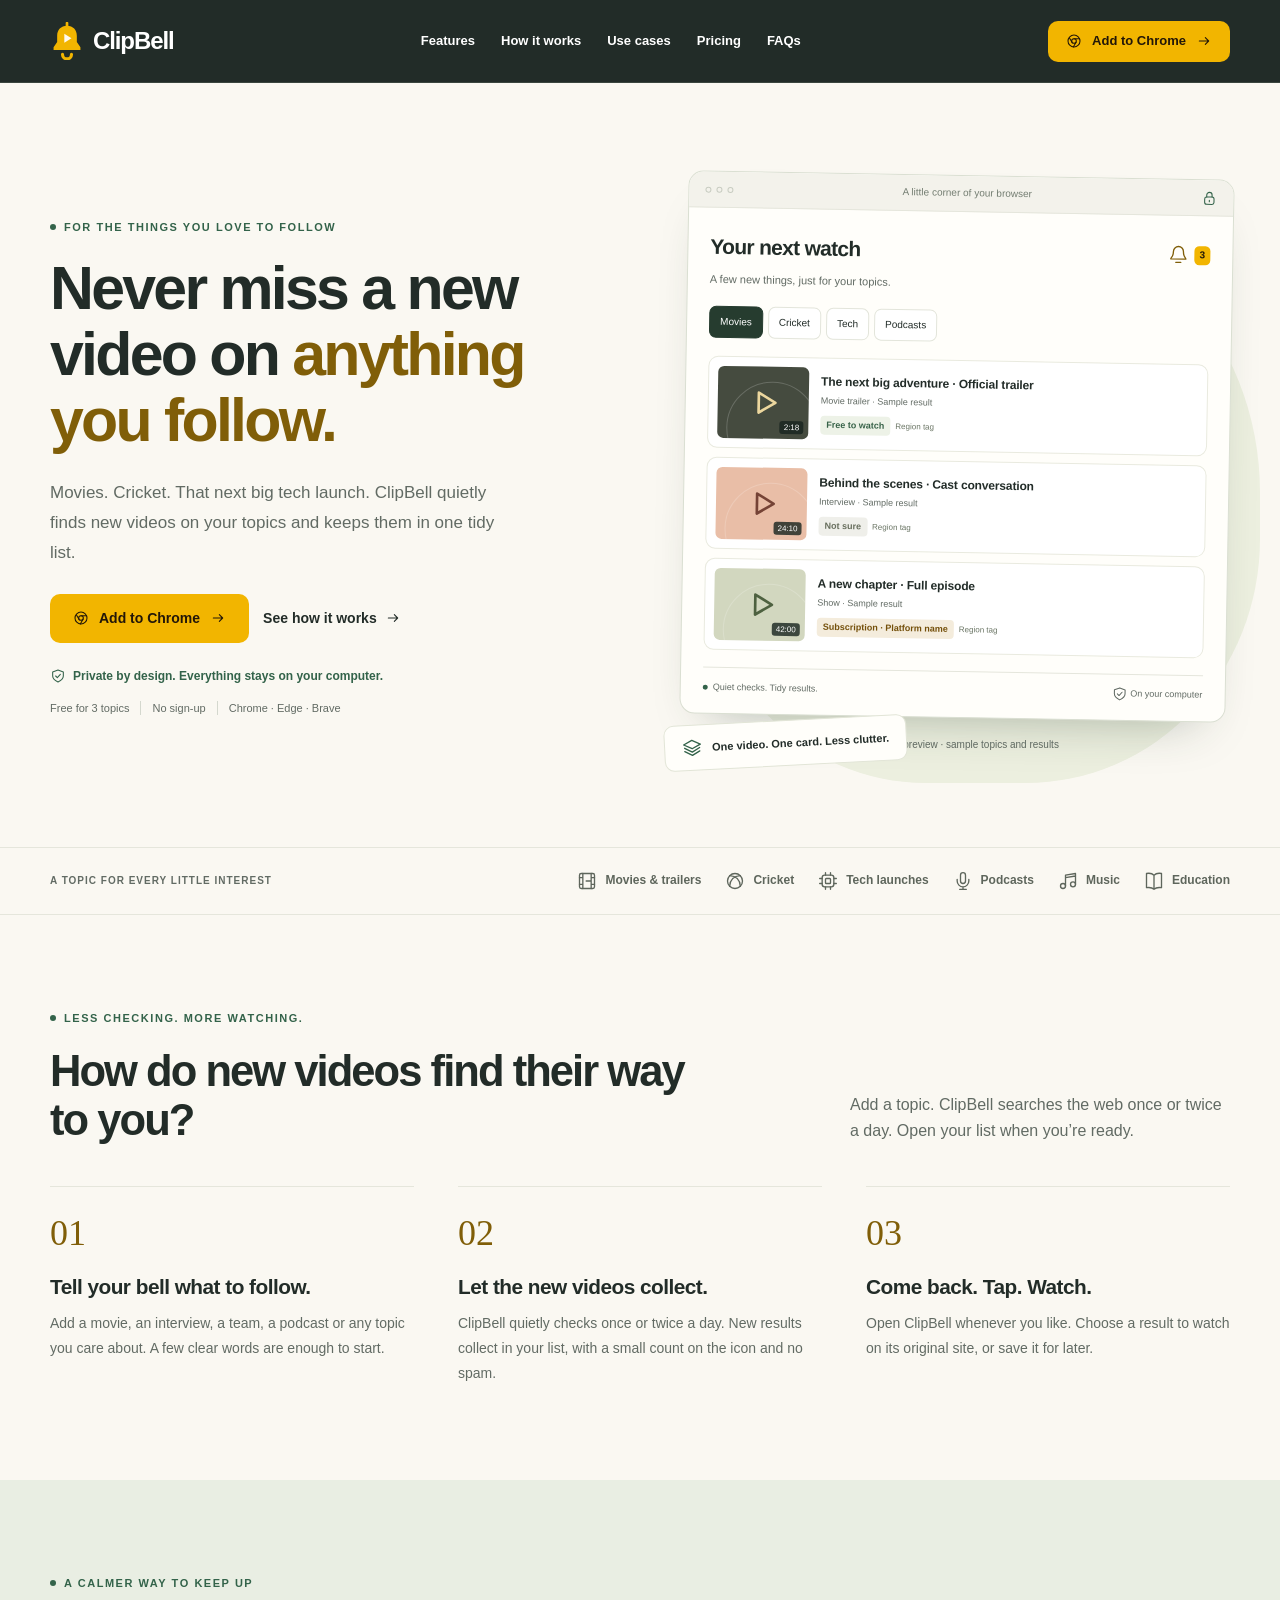
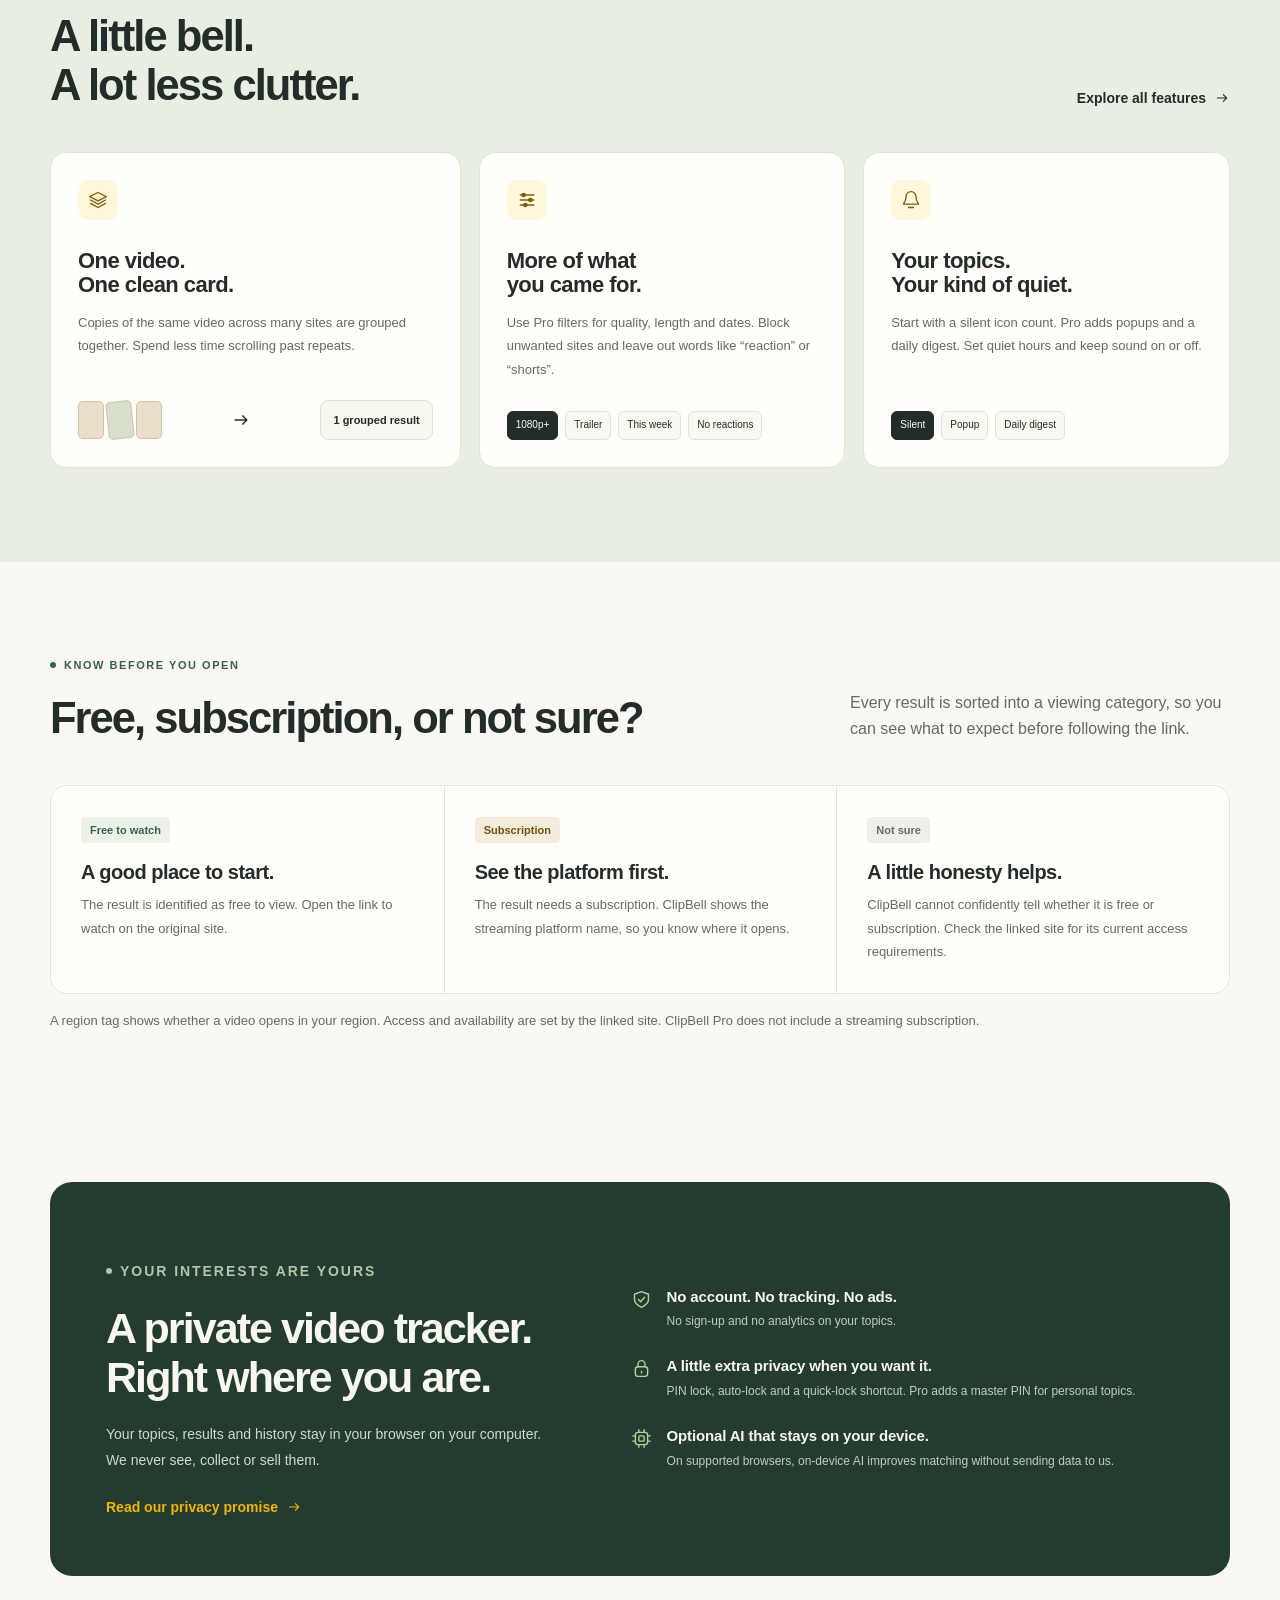
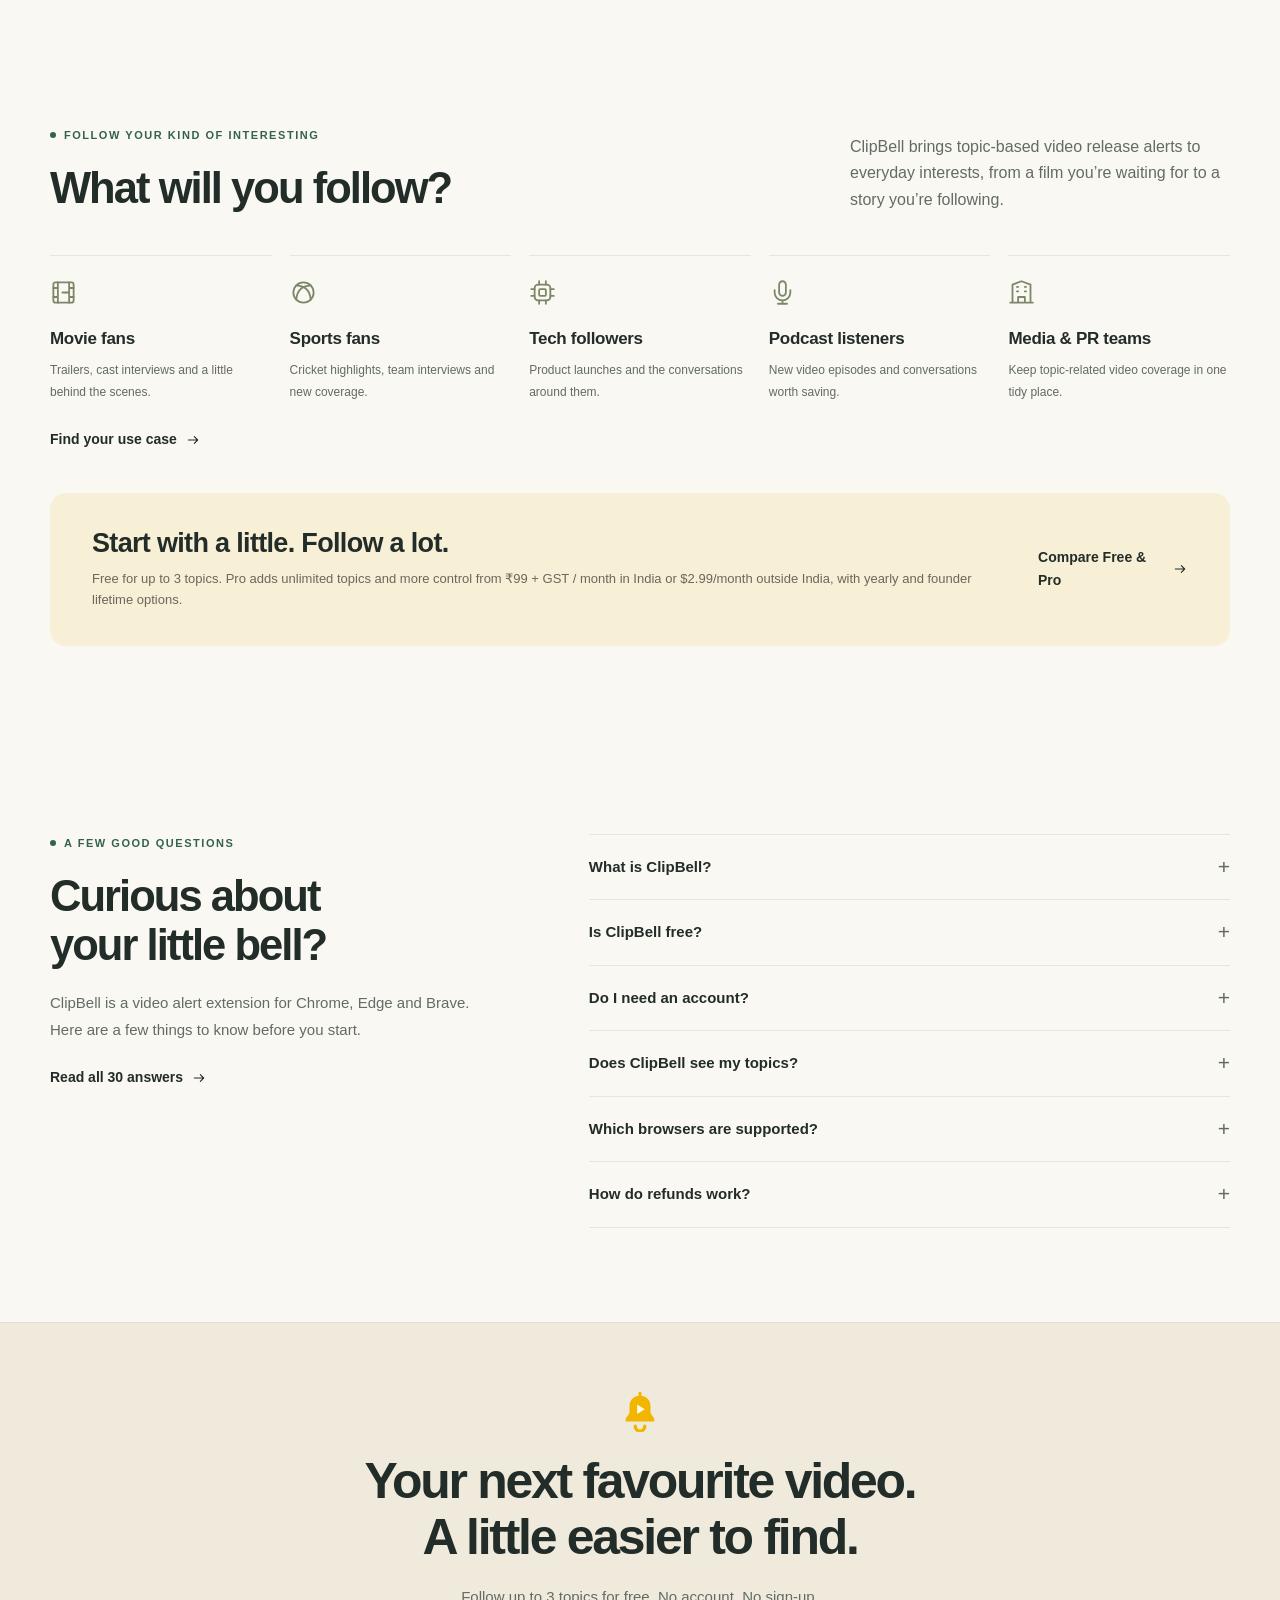
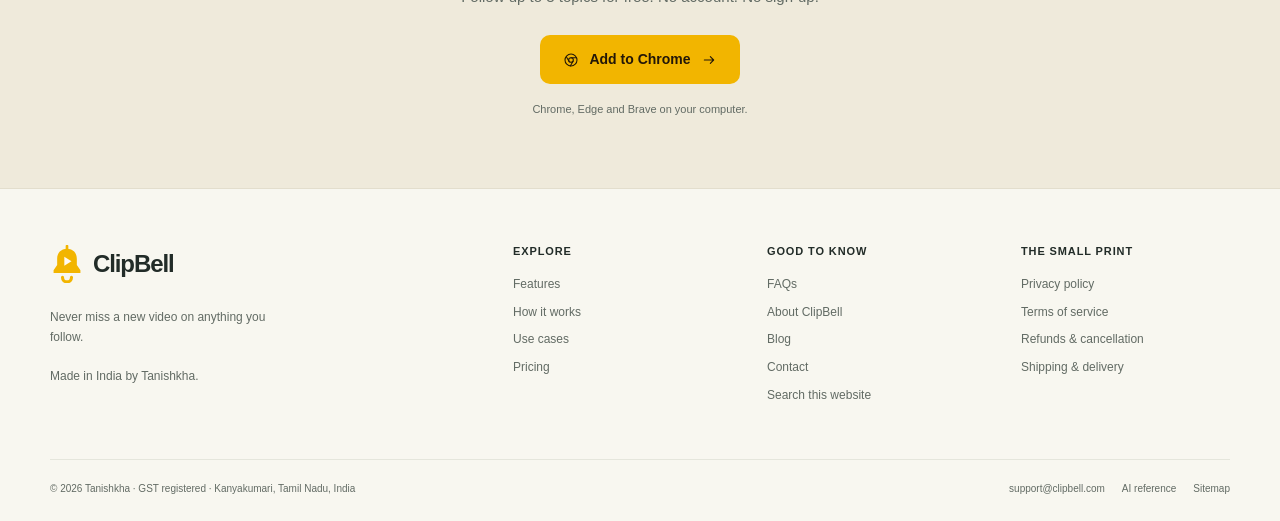
<file: index.html>
<!doctype html>
<html lang="en"><head><meta charset="utf-8"><meta name="viewport" content="width=device-width, initial-scale=1"><meta name="color-scheme" content="light"><meta name="theme-color" content="#FAF8F2">
<title>ClipBell — New Video Alerts, Privately</title><meta name="description" content="Never miss new videos on topics you follow. ClipBell brings tidy video alerts to Chrome, Edge and Brave. Free for 3 topics. No account."><meta name="robots" content="index,follow,max-image-preview:large"><link rel="canonical" href="https://clipbell.com/">
<meta property="og:type" content="website"><meta property="og:site_name" content="ClipBell"><meta property="og:locale" content="en_IN"><meta property="og:title" content="ClipBell — New Video Alerts, Privately"><meta property="og:description" content="Never miss new videos on topics you follow. ClipBell brings tidy video alerts to Chrome, Edge and Brave. Free for 3 topics. No account."><meta property="og:url" content="https://clipbell.com/"><meta property="og:image" content="https://clipbell.com/assets/og-clipbell.png?v=dark-header-f2b500"><meta property="og:image:width" content="1200"><meta property="og:image:height" content="630"><meta property="og:image:alt" content="ClipBell mango-yellow bell on warm off-white. Never miss a new video on anything you follow.">
<meta name="twitter:card" content="summary_large_image"><meta name="twitter:title" content="ClipBell — New Video Alerts, Privately"><meta name="twitter:description" content="Never miss new videos on topics you follow. ClipBell brings tidy video alerts to Chrome, Edge and Brave. Free for 3 topics. No account."><meta name="twitter:image" content="https://clipbell.com/assets/og-clipbell.png?v=dark-header-f2b500"><meta name="twitter:image:alt" content="ClipBell mango-yellow bell on warm off-white. Never miss a new video on anything you follow.">
<link rel="icon" href="/assets/favicon.svg?v=dark-header-f2b500" type="image/svg+xml"><link rel="icon" href="/assets/favicon-32.png?v=dark-header-f2b500" type="image/png" sizes="32x32"><link rel="apple-touch-icon" href="/assets/apple-touch-icon.png?v=dark-header-f2b500"><link rel="stylesheet" href="/assets/site.css?v=dark-header-f2b500"><link rel="describedby" href="/llms.txt" type="text/plain"><link rel="alternate" type="text/markdown" href="/index.md" title="Plain-text version of this page">
<script type="application/ld+json">{"@context":"https://schema.org","@graph":[{"@type":"Organization","@id":"https://clipbell.com/#organization","name":"Tanishkha","legalName":"Tanishkha","url":"https://clipbell.com/","brand":{"@type":"Brand","name":"ClipBell"},"logo":"https://clipbell.com/assets/clipbell-logo.svg?v=dark-header-f2b500","email":"support@clipbell.com","address":{"@type":"PostalAddress","addressLocality":"Kanyakumari","addressRegion":"Tamil Nadu","addressCountry":"IN"},"contactPoint":{"@type":"ContactPoint","contactType":"customer support","email":"support@clipbell.com","availableLanguage":"English"}},{"@type":"SoftwareApplication","@id":"https://clipbell.com/#software","name":"ClipBell","url":"https://clipbell.com/","description":"ClipBell is a browser extension for Chrome, Edge and Brave that alerts you when new videos are released on topics you follow. Topics, results and history stay in your browser on your computer.","applicationCategory":"BrowserApplication","operatingSystem":"Chrome, Edge, Brave","isAccessibleForFree":true,"publisher":{"@id":"https://clipbell.com/#organization"},"offers":[{"@type":"Offer","name":"ClipBell Free","price":0,"priceCurrency":"INR","url":"https://clipbell.com/pricing/","description":"Up to 3 topics, silent alerts and one PIN."},{"@type":"Offer","name":"ClipBell Pro — monthly — INR","price":99,"priceCurrency":"INR","url":"https://clipbell.com/pricing/","priceSpecification":{"@type":"UnitPriceSpecification","price":99,"priceCurrency":"INR","valueAddedTaxIncluded":false,"referenceQuantity":{"@type":"QuantitativeValue","value":1,"unitText":"month"}},"description":"Monthly Pro: unlimited topics, full history, master PIN and personal topics, popup and daily digest alerts, all filters and related videos. Price excludes 18% GST, which Indian buyers pay on top."},{"@type":"Offer","name":"ClipBell Pro — monthly — USD","price":2.99,"priceCurrency":"USD","url":"https://clipbell.com/pricing/","priceSpecification":{"@type":"UnitPriceSpecification","price":2.99,"priceCurrency":"USD","referenceQuantity":{"@type":"QuantitativeValue","value":1,"unitText":"month"}},"description":"Monthly Pro: unlimited topics, full history, master PIN and personal topics, popup and daily digest alerts, all filters and related videos. Outside India; no GST."},{"@type":"Offer","name":"ClipBell Pro — yearly — INR","price":990,"priceCurrency":"INR","url":"https://clipbell.com/pricing/","priceSpecification":{"@type":"UnitPriceSpecification","price":990,"priceCurrency":"INR","valueAddedTaxIncluded":false,"referenceQuantity":{"@type":"QuantitativeValue","value":1,"unitText":"year"}},"description":"Yearly Pro (2 months free: 10 months' price): unlimited topics, full history, master PIN and personal topics, popup and daily digest alerts, all filters and related videos. Price excludes 18% GST, which Indian buyers pay on top."},{"@type":"Offer","name":"ClipBell Pro — yearly — USD","price":29.9,"priceCurrency":"USD","url":"https://clipbell.com/pricing/","priceSpecification":{"@type":"UnitPriceSpecification","price":29.9,"priceCurrency":"USD","referenceQuantity":{"@type":"QuantitativeValue","value":1,"unitText":"year"}},"description":"Yearly Pro (2 months free: 10 months' price): unlimited topics, full history, master PIN and personal topics, popup and daily digest alerts, all filters and related videos. Outside India; no GST."},{"@type":"Offer","name":"ClipBell Pro — lifetime — INR","price":2999,"priceCurrency":"INR","url":"https://clipbell.com/pricing/","priceSpecification":{"@type":"UnitPriceSpecification","price":2999,"priceCurrency":"INR","valueAddedTaxIncluded":false},"description":"Founder lifetime Pro, one-time payment, limited to the first 1,000 users: unlimited topics, full history, master PIN and personal topics, popup and daily digest alerts, all filters and related videos. Price excludes 18% GST, which Indian buyers pay on top."},{"@type":"Offer","name":"ClipBell Pro — lifetime — USD","price":69,"priceCurrency":"USD","url":"https://clipbell.com/pricing/","priceSpecification":{"@type":"UnitPriceSpecification","price":69,"priceCurrency":"USD"},"description":"Founder lifetime Pro, one-time payment, limited to the first 1,000 users: unlimited topics, full history, master PIN and personal topics, popup and daily digest alerts, all filters and related videos. Outside India; no GST."}]},{"@type":"WebSite","@id":"https://clipbell.com/#website","name":"ClipBell","url":"https://clipbell.com/","publisher":{"@id":"https://clipbell.com/#organization"},"inLanguage":"en","potentialAction":{"@type":"SearchAction","target":{"@type":"EntryPoint","urlTemplate":"https://clipbell.com/search/?q={search_term_string}"},"query-input":"required name=search_term_string"}},{"@type":"BreadcrumbList","@id":"https://clipbell.com/#breadcrumbs","itemListElement":[{"@type":"ListItem","position":1,"name":"Home","item":"https://clipbell.com/"}]},{"@type":"WebPage","@id":"https://clipbell.com/#webpage","name":"ClipBell — New Video Alerts, Privately","description":"Never miss new videos on topics you follow. ClipBell brings tidy video alerts to Chrome, Edge and Brave. Free for 3 topics. No account.","url":"https://clipbell.com/","isPartOf":{"@id":"https://clipbell.com/#website"},"about":{"@id":"https://clipbell.com/#software"},"breadcrumb":{"@id":"https://clipbell.com/#breadcrumbs"},"inLanguage":"en"},{"@type":"FAQPage","@id":"https://clipbell.com/#faq","url":"https://clipbell.com/","mainEntity":[{"@type":"Question","name":"What is ClipBell?","acceptedAnswer":{"@type":"Answer","text":"ClipBell is a browser extension for Chrome, Edge and Brave that gives you new video alerts for topics you care about. Made in India by Tanishkha, it searches the web once or twice a day and collects new results in one list on your computer."}},{"@type":"Question","name":"Is ClipBell free?","acceptedAnswer":{"@type":"Answer","text":"Yes. The Free plan includes up to 3 topics, the newest 20 videos per topic, silent alerts and one PIN. Pro adds unlimited topics, full history, more alert choices and additional features."}},{"@type":"Question","name":"Do I need an account?","acceptedAnswer":{"@type":"Answer","text":"No. ClipBell needs no account and no sign-up. A Pro licence key is checked without sending any of your topics."}},{"@type":"Question","name":"Does ClipBell see my topics?","acceptedAnswer":{"@type":"Answer","text":"No. Your topics, results and history stay in your browser on your computer. We never see, collect or sell them, and there is no tracking, analytics on your topics or advertising."}},{"@type":"Question","name":"Which browsers are supported?","acceptedAnswer":{"@type":"Answer","text":"ClipBell supports Chrome, Edge and Brave on your computer. Phone support is not available yet."}},{"@type":"Question","name":"How do refunds work?","acceptedAnswer":{"@type":"Answer","text":"Your first Pro purchase is eligible for a full refund within 7 days. Lifetime purchases have a 14-day refund window. Later renewal periods are not refundable except where the law requires. Approved refunds are submitted to the original payment method within 5–7 business days; your bank or payment provider may take longer to credit them. See the Refund & Cancellation Policy for details."}}]}]}</script><script src="/assets/site.js" defer></script></head>
<body><a href="#main" class="skip-link">Skip to content</a>
<header class="site-header"><div class="container header-row">
<a href="/" class="wordmark" aria-label="ClipBell home"><svg class="brand-icon" viewBox="0 0 38 42" fill="none" aria-hidden="true"><path d="M19 4c-6.8 0-11 4.8-11 11v7l-4 6v3h30v-3l-4-6v-7C30 8.8 25.8 4 19 4Z" fill="currentColor"/><path d="M14 36a5 5 0 0 0 10 0" stroke="currentColor" stroke-width="3.5" stroke-linecap="round"/><path d="m16 13 8 5-8 5V13Z" fill="#fffaf0"/><path d="M19 1v4" stroke="currentColor" stroke-width="3" stroke-linecap="round"/></svg><span>ClipBell</span></a>
<nav class="nav" id="main-navigation" aria-label="Main navigation"><a href="/features/">Features</a><a href="/how-it-works/">How it works</a><a href="/use-cases/">Use cases</a><a href="/pricing/">Pricing</a><a href="/faq/">FAQs</a></nav>
<div class="header-actions"><a class="button button-sm" href="/#install-info" data-launch="install" data-placeholder="install-link-pending"><svg class="icon icon-sm" viewBox="0 0 24 24" fill="none" stroke="currentColor" stroke-width="1.6" stroke-linecap="round" stroke-linejoin="round" aria-hidden="true"><circle cx="12" cy="12" r="9"/><circle cx="12" cy="12" r="3.5"/><path d="M12 8.5h8M9 14l-4-7m10 7-4 7"/></svg>Add to Chrome<svg class="icon icon-sm" viewBox="0 0 24 24" fill="none" stroke="currentColor" stroke-width="1.6" stroke-linecap="round" stroke-linejoin="round" aria-hidden="true"><path d="M5 12h14m-5-5 5 5-5 5"/></svg></a><button class="menu-toggle" id="menu-toggle" type="button" aria-label="Toggle navigation" aria-controls="main-navigation" aria-expanded="false"><svg class="icon" viewBox="0 0 24 24" fill="none" stroke="currentColor" stroke-width="1.6" stroke-linecap="round" stroke-linejoin="round" aria-hidden="true"><path d="M4 7h16M4 12h16M4 17h16"/></svg></button></div>
</div></header><main id="main"><section class="hero"><div class="container hero-grid"><div><p class="eyebrow">For the things you love to follow</p><h1>Never miss a new video on <span class="accent">anything you follow.</span></h1><p class="lead">Movies. Cricket. That next big tech launch. ClipBell quietly finds new videos on your topics and keeps them in one tidy list.</p><div class="actions"><a class="button " href="/#install-info" data-launch="install" data-placeholder="install-link-pending"><svg class="icon icon-sm" viewBox="0 0 24 24" fill="none" stroke="currentColor" stroke-width="1.6" stroke-linecap="round" stroke-linejoin="round" aria-hidden="true"><circle cx="12" cy="12" r="9"/><circle cx="12" cy="12" r="3.5"/><path d="M12 8.5h8M9 14l-4-7m10 7-4 7"/></svg>Add to Chrome<svg class="icon icon-sm" viewBox="0 0 24 24" fill="none" stroke="currentColor" stroke-width="1.6" stroke-linecap="round" stroke-linejoin="round" aria-hidden="true"><path d="M5 12h14m-5-5 5 5-5 5"/></svg></a><a class="text-link " href="/how-it-works/">See how it works<svg class="icon icon-sm" viewBox="0 0 24 24" fill="none" stroke="currentColor" stroke-width="1.6" stroke-linecap="round" stroke-linejoin="round" aria-hidden="true"><path d="M5 12h14m-5-5 5 5-5 5"/></svg></a></div><p class="privacy-line"><svg class="icon icon-sm" viewBox="0 0 24 24" fill="none" stroke="currentColor" stroke-width="1.6" stroke-linecap="round" stroke-linejoin="round" aria-hidden="true"><path d="m12 3 8 3v6c0 5-8 9-8 9s-8-4-8-9V6l8-3Z"/><path d="m8.5 12 2.5 2.5 4.5-5"/></svg>Private by design. Everything stays on your computer.</p><div class="browser-support"><span>Free for 3 topics</span><span class="divider"></span><span>No sign-up</span><span class="divider"></span><span>Chrome · Edge · Brave</span></div></div><div class="hero-art" aria-label="Illustrative ClipBell product preview"><div class="demo-window"><div class="window-bar"><i></i><i></i><i></i><span>A little corner of your browser</span><svg class="icon icon-sm" viewBox="0 0 24 24" fill="none" stroke="currentColor" stroke-width="1.6" stroke-linecap="round" stroke-linejoin="round" aria-hidden="true"><rect x="5" y="10" width="14" height="11" rx="3"/><path d="M8 10V7a4 4 0 0 1 8 0v3m-4 5v2"/></svg></div><div class="demo-content"><div class="demo-title-row"><span class="demo-title">Your next watch</span><span class="bell-count"><svg class="icon" viewBox="0 0 24 24" fill="none" stroke="currentColor" stroke-width="1.6" stroke-linecap="round" stroke-linejoin="round" aria-hidden="true"><path d="M18 8a6 6 0 0 0-12 0c0 7-3 7-3 9h18c0-2-3-2-3-9M9 21h6"/></svg><b>3</b></span></div><p class="demo-subtitle">A few new things, just for your topics.</p><div class="demo-tabs" role="tablist" aria-label="Sample topics"><button role="tab" id="demo-movies" type="button" data-demo-topic="movies" aria-selected="true" aria-controls="demo-results" tabindex="0">Movies</button><button role="tab" id="demo-cricket" type="button" data-demo-topic="cricket" aria-selected="false" aria-controls="demo-results" tabindex="-1">Cricket</button><button role="tab" id="demo-tech" type="button" data-demo-topic="tech" aria-selected="false" aria-controls="demo-results" tabindex="-1">Tech</button><button role="tab" id="demo-podcasts" type="button" data-demo-topic="podcasts" aria-selected="false" aria-controls="demo-results" tabindex="-1">Podcasts</button></div><div id="demo-results" class="demo-list" role="tabpanel" aria-labelledby="demo-movies"><article class="video-card"><div class="thumb cinema" aria-hidden="true"><svg class="icon" viewBox="0 0 24 24" fill="none" stroke="currentColor" stroke-width="1.6" stroke-linecap="round" stroke-linejoin="round" aria-hidden="true"><path d="m9 6 10 6-10 6V6Z"/></svg><span class="time">2:18</span></div><div class="video-copy"><h3>The next big adventure · Official trailer</h3><p>Movie trailer · Sample result</p><div class="video-tags"><span class="tag ">Free to watch</span><span class="region">Region tag</span></div></div></article><article class="video-card"><div class="thumb podcast" aria-hidden="true"><svg class="icon" viewBox="0 0 24 24" fill="none" stroke="currentColor" stroke-width="1.6" stroke-linecap="round" stroke-linejoin="round" aria-hidden="true"><path d="m9 6 10 6-10 6V6Z"/></svg><span class="time">24:10</span></div><div class="video-copy"><h3>Behind the scenes · Cast conversation</h3><p>Interview · Sample result</p><div class="video-tags"><span class="tag tag-unsure">Not sure</span><span class="region">Region tag</span></div></div></article><article class="video-card"><div class="thumb new" aria-hidden="true"><svg class="icon" viewBox="0 0 24 24" fill="none" stroke="currentColor" stroke-width="1.6" stroke-linecap="round" stroke-linejoin="round" aria-hidden="true"><path d="m9 6 10 6-10 6V6Z"/></svg><span class="time">42:00</span></div><div class="video-copy"><h3>A new chapter · Full episode</h3><p>Show · Sample result</p><div class="video-tags"><span class="tag tag-subscription">Subscription · Platform name</span><span class="region">Region tag</span></div></div></article></div><div class="demo-bottom"><span><i class="live-dot"></i>Quiet checks. Tidy results.</span><span><svg class="icon icon-sm" viewBox="0 0 24 24" fill="none" stroke="currentColor" stroke-width="1.6" stroke-linecap="round" stroke-linejoin="round" aria-hidden="true"><path d="m12 3 8 3v6c0 5-8 9-8 9s-8-4-8-9V6l8-3Z"/><path d="m8.5 12 2.5 2.5 4.5-5"/></svg> On your computer</span></div></div></div><div class="floating-note"><svg class="icon" viewBox="0 0 24 24" fill="none" stroke="currentColor" stroke-width="1.6" stroke-linecap="round" stroke-linejoin="round" aria-hidden="true"><path d="m12 3 10 5-10 5L2 8l10-5Zm-9 9 9 5 9-5M3 16l9 5 9-5"/></svg>One video. One card. Less clutter.</div><p class="sample-caption">Illustrative preview · sample topics and results</p></div></div></section>
<div class="topic-band"><div class="container"><p>A topic for every little interest</p><div class="topic-items"><span><svg class="icon" viewBox="0 0 24 24" fill="none" stroke="currentColor" stroke-width="1.6" stroke-linecap="round" stroke-linejoin="round" aria-hidden="true"><rect x="3" y="3" width="18" height="18" rx="2"/><path d="M7 3v18M17 3v18M3 8h4m-4 8h4M17 8h4m-4 8h4m-10-4h6"/></svg>Movies & trailers</span><span><svg class="icon" viewBox="0 0 24 24" fill="none" stroke="currentColor" stroke-width="1.6" stroke-linecap="round" stroke-linejoin="round" aria-hidden="true"><circle cx="12" cy="12" r="9"/><path d="M5.6 5.6c8.5.5 12.3 4.6 12.8 12.8M18.4 5.6C9.9 6.1 6.1 10.2 5.6 18.4"/></svg>Cricket</span><span><svg class="icon" viewBox="0 0 24 24" fill="none" stroke="currentColor" stroke-width="1.6" stroke-linecap="round" stroke-linejoin="round" aria-hidden="true"><rect x="5" y="5" width="14" height="14" rx="3"/><rect x="9" y="9" width="6" height="6" rx="1"/><path d="M9 2v3m6-3v3M9 19v3m6-3v3M2 9h3m-3 6h3m14-6h3m-3 6h3"/></svg>Tech launches</span><span><svg class="icon" viewBox="0 0 24 24" fill="none" stroke="currentColor" stroke-width="1.6" stroke-linecap="round" stroke-linejoin="round" aria-hidden="true"><rect x="9" y="2" width="6" height="13" rx="3"/><path d="M5 10v2a7 7 0 0 0 14 0v-2m-7 9v3m-4 0h8"/></svg>Podcasts</span><span><svg class="icon" viewBox="0 0 24 24" fill="none" stroke="currentColor" stroke-width="1.6" stroke-linecap="round" stroke-linejoin="round" aria-hidden="true"><path d="M9 18V5l12-2v13M9 8l12-2"/><ellipse cx="6" cy="18" rx="3" ry="3"/><ellipse cx="18" cy="16" rx="3" ry="3"/></svg>Music</span><span><svg class="icon" viewBox="0 0 24 24" fill="none" stroke="currentColor" stroke-width="1.6" stroke-linecap="round" stroke-linejoin="round" aria-hidden="true"><path d="M12 5C9 2 3 3 3 3v17s6-1 9 2c3-3 9-2 9-2V3s-6-1-9 2v17"/></svg>Education</span></div></div></div>
<section class="section"><div class="container"><div class="section-head"><div><p class="eyebrow">Less checking. More watching.</p><h2>How do new videos find their way to you?</h2></div><p>Add a topic. ClipBell searches the web once or twice a day. Open your list when you’re ready.</p></div><div class="step-grid"><article class="rule-top"><div class="step-number">01</div><h3>Tell your bell what to follow.</h3><p>Add a movie, an interview, a team, a podcast or any topic you care about. A few clear words are enough to start.</p></article><article class="rule-top"><div class="step-number">02</div><h3>Let the new videos collect.</h3><p>ClipBell quietly checks once or twice a day. New results collect in your list, with a small count on the icon and no spam.</p></article><article class="rule-top"><div class="step-number">03</div><h3>Come back. Tap. Watch.</h3><p>Open ClipBell whenever you like. Choose a result to watch on its original site, or save it for later.</p></article></div></div></section>
<section class="section sage-section"><div class="container"><div class="section-head"><div><p class="eyebrow">A calmer way to keep up</p><h2>A little bell.<br>A lot less clutter.</h2></div><a class="text-link " href="/features/">Explore all features<svg class="icon icon-sm" viewBox="0 0 24 24" fill="none" stroke="currentColor" stroke-width="1.6" stroke-linecap="round" stroke-linejoin="round" aria-hidden="true"><path d="M5 12h14m-5-5 5 5-5 5"/></svg></a></div><div class="feature-mosaic"><article class="feature-tile"><span class="feature-icon"><svg class="icon" viewBox="0 0 24 24" fill="none" stroke="currentColor" stroke-width="1.6" stroke-linecap="round" stroke-linejoin="round" aria-hidden="true"><path d="m12 3 10 5-10 5L2 8l10-5Zm-9 9 9 5 9-5M3 16l9 5 9-5"/></svg></span><h3>One video.<br>One clean card.</h3><p>Copies of the same video across many sites are grouped together. Spend less time scrolling past repeats.</p><div class="mini-viz"><div class="mini-merge"><div class="stack" aria-hidden="true"><i></i><i></i><i></i></div><svg class="icon" viewBox="0 0 24 24" fill="none" stroke="currentColor" stroke-width="1.6" stroke-linecap="round" stroke-linejoin="round" aria-hidden="true"><path d="M5 12h14m-5-5 5 5-5 5"/></svg><div class="merged">1 grouped result</div></div></div></article><article class="feature-tile"><span class="feature-icon"><svg class="icon" viewBox="0 0 24 24" fill="none" stroke="currentColor" stroke-width="1.6" stroke-linecap="round" stroke-linejoin="round" aria-hidden="true"><path d="M4 6h16M4 12h16M4 18h16"/><circle cx="8" cy="6" r="2" fill="currentColor"/><circle cx="16" cy="12" r="2" fill="currentColor"/><circle cx="10" cy="18" r="2" fill="currentColor"/></svg></span><h3>More of what<br>you came for.</h3><p>Use Pro filters for quality, length and dates. Block unwanted sites and leave out words like “reaction” or “shorts”.</p><div class="mini-viz"><div class="mini-pills"><span class="active">1080p+</span><span>Trailer</span><span>This week</span><span>No reactions</span></div></div></article><article class="feature-tile"><span class="feature-icon"><svg class="icon" viewBox="0 0 24 24" fill="none" stroke="currentColor" stroke-width="1.6" stroke-linecap="round" stroke-linejoin="round" aria-hidden="true"><path d="M18 8a6 6 0 0 0-12 0c0 7-3 7-3 9h18c0-2-3-2-3-9M9 21h6"/></svg></span><h3>Your topics.<br>Your kind of quiet.</h3><p>Start with a silent icon count. Pro adds popups and a daily digest. Set quiet hours and keep sound on or off.</p><div class="mini-viz"><div class="mini-pills"><span class="active">Silent</span><span>Popup</span><span>Daily digest</span></div></div></article></div></div></section>
<section class="section"><div class="container"><div class="section-head"><div><p class="eyebrow">Know before you open</p><h2>Free, subscription, or not sure?</h2></div><p>Every result is sorted into a viewing category, so you can see what to expect before following the link.</p></div><div class="watch-types"><article class="watch-type"><span class="tag ">Free to watch</span><h3>A good place to start.</h3><p>The result is identified as free to view. Open the link to watch on the original site.</p></article><article class="watch-type"><span class="tag tag-subscription">Subscription</span><h3>See the platform first.</h3><p>The result needs a subscription. ClipBell shows the streaming platform name, so you know where it opens.</p></article><article class="watch-type"><span class="tag tag-unsure">Not sure</span><h3>A little honesty helps.</h3><p>ClipBell cannot confidently tell whether it is free or subscription. Check the linked site for its current access requirements.</p></article></div><p class="small muted">A region tag shows whether a video opens in your region. Access and availability are set by the linked site. ClipBell Pro does not include a streaming subscription.</p></div></section>
<section class="section-small"><div class="container"><div class="privacy-banner"><div><p class="eyebrow">Your interests are yours</p><h2>A private video tracker.<br>Right where you are.</h2><p>Your topics, results and history stay in your browser on your computer. We never see, collect or sell them.</p><a class="text-link " href="/privacy/">Read our privacy promise<svg class="icon icon-sm" viewBox="0 0 24 24" fill="none" stroke="currentColor" stroke-width="1.6" stroke-linecap="round" stroke-linejoin="round" aria-hidden="true"><path d="M5 12h14m-5-5 5 5-5 5"/></svg></a></div><div class="privacy-points"><div class="privacy-point"><svg class="icon" viewBox="0 0 24 24" fill="none" stroke="currentColor" stroke-width="1.6" stroke-linecap="round" stroke-linejoin="round" aria-hidden="true"><path d="m12 3 8 3v6c0 5-8 9-8 9s-8-4-8-9V6l8-3Z"/><path d="m8.5 12 2.5 2.5 4.5-5"/></svg><div><h3>No account. No tracking. No ads.</h3><p>No sign-up and no analytics on your topics.</p></div></div><div class="privacy-point"><svg class="icon" viewBox="0 0 24 24" fill="none" stroke="currentColor" stroke-width="1.6" stroke-linecap="round" stroke-linejoin="round" aria-hidden="true"><rect x="5" y="10" width="14" height="11" rx="3"/><path d="M8 10V7a4 4 0 0 1 8 0v3m-4 5v2"/></svg><div><h3>A little extra privacy when you want it.</h3><p>PIN lock, auto-lock and a quick-lock shortcut. Pro adds a master PIN for personal topics.</p></div></div><div class="privacy-point"><svg class="icon" viewBox="0 0 24 24" fill="none" stroke="currentColor" stroke-width="1.6" stroke-linecap="round" stroke-linejoin="round" aria-hidden="true"><rect x="5" y="5" width="14" height="14" rx="3"/><rect x="9" y="9" width="6" height="6" rx="1"/><path d="M9 2v3m6-3v3M9 19v3m6-3v3M2 9h3m-3 6h3m14-6h3m-3 6h3"/></svg><div><h3>Optional AI that stays on your device.</h3><p>On supported browsers, on-device AI improves matching without sending data to us.</p></div></div></div></div></div></section>
<section class="section"><div class="container"><div class="section-head"><div><p class="eyebrow">Follow your kind of interesting</p><h2>What will you follow?</h2></div><p>ClipBell brings topic-based video release alerts to everyday interests, from a film you’re waiting for to a story you’re following.</p></div><div class="use-grid"><article class="use-card"><svg class="icon" viewBox="0 0 24 24" fill="none" stroke="currentColor" stroke-width="1.6" stroke-linecap="round" stroke-linejoin="round" aria-hidden="true"><rect x="3" y="3" width="18" height="18" rx="2"/><path d="M7 3v18M17 3v18M3 8h4m-4 8h4M17 8h4m-4 8h4m-10-4h6"/></svg><h3>Movie fans</h3><p>Trailers, cast interviews and a little behind the scenes.</p></article><article class="use-card"><svg class="icon" viewBox="0 0 24 24" fill="none" stroke="currentColor" stroke-width="1.6" stroke-linecap="round" stroke-linejoin="round" aria-hidden="true"><circle cx="12" cy="12" r="9"/><path d="M5.6 5.6c8.5.5 12.3 4.6 12.8 12.8M18.4 5.6C9.9 6.1 6.1 10.2 5.6 18.4"/></svg><h3>Sports fans</h3><p>Cricket highlights, team interviews and new coverage.</p></article><article class="use-card"><svg class="icon" viewBox="0 0 24 24" fill="none" stroke="currentColor" stroke-width="1.6" stroke-linecap="round" stroke-linejoin="round" aria-hidden="true"><rect x="5" y="5" width="14" height="14" rx="3"/><rect x="9" y="9" width="6" height="6" rx="1"/><path d="M9 2v3m6-3v3M9 19v3m6-3v3M2 9h3m-3 6h3m14-6h3m-3 6h3"/></svg><h3>Tech followers</h3><p>Product launches and the conversations around them.</p></article><article class="use-card"><svg class="icon" viewBox="0 0 24 24" fill="none" stroke="currentColor" stroke-width="1.6" stroke-linecap="round" stroke-linejoin="round" aria-hidden="true"><rect x="9" y="2" width="6" height="13" rx="3"/><path d="M5 10v2a7 7 0 0 0 14 0v-2m-7 9v3m-4 0h8"/></svg><h3>Podcast listeners</h3><p>New video episodes and conversations worth saving.</p></article><article class="use-card"><svg class="icon" viewBox="0 0 24 24" fill="none" stroke="currentColor" stroke-width="1.6" stroke-linecap="round" stroke-linejoin="round" aria-hidden="true"><path d="M4 21V5l8-3 8 3v16M2 21h20M9 21v-5h6v5M8 7h1m6 0h1M8 11h1m6 0h1"/></svg><h3>Media & PR teams</h3><p>Keep topic-related video coverage in one tidy place.</p></article></div><a class="text-link " href="/use-cases/">Find your use case<svg class="icon icon-sm" viewBox="0 0 24 24" fill="none" stroke="currentColor" stroke-width="1.6" stroke-linecap="round" stroke-linejoin="round" aria-hidden="true"><path d="M5 12h14m-5-5 5 5-5 5"/></svg></a><div class="price-teaser"><div><h3>Start with a little. Follow a lot.</h3><p>Free for up to 3 topics. Pro adds unlimited topics and more control from ₹99 + GST / month in India or $2.99/month outside India, with yearly and founder lifetime options.</p></div><a class="text-link " href="/pricing/">Compare Free &amp; Pro<svg class="icon icon-sm" viewBox="0 0 24 24" fill="none" stroke="currentColor" stroke-width="1.6" stroke-linecap="round" stroke-linejoin="round" aria-hidden="true"><path d="M5 12h14m-5-5 5 5-5 5"/></svg></a></div></div></section>
<section class="section"><div class="container faq-layout"><div class="faq-intro"><p class="eyebrow">A few good questions</p><h2>Curious about<br>your little bell?</h2><p class="lead">ClipBell is a video alert extension for Chrome, Edge and Brave. Here are a few things to know before you start.</p><a class="text-link " href="/faq/">Read all 30 answers<svg class="icon icon-sm" viewBox="0 0 24 24" fill="none" stroke="currentColor" stroke-width="1.6" stroke-linecap="round" stroke-linejoin="round" aria-hidden="true"><path d="M5 12h14m-5-5 5 5-5 5"/></svg></a></div><div class="faq-list"><details data-faq id="answer-1"><summary>What is ClipBell?</summary><div class="answer"><p>ClipBell is a browser extension for Chrome, Edge and Brave that gives you new video alerts for topics you care about. Made in India by Tanishkha, it searches the web once or twice a day and collects new results in one list on your computer.</p></div></details><details data-faq id="answer-2"><summary>Is ClipBell free?</summary><div class="answer"><p>Yes. The Free plan includes up to 3 topics, the newest 20 videos per topic, silent alerts and one PIN. Pro adds unlimited topics, full history, more alert choices and additional features.</p></div></details><details data-faq id="answer-3"><summary>Do I need an account?</summary><div class="answer"><p>No. ClipBell needs no account and no sign-up. A Pro licence key is checked without sending any of your topics.</p></div></details><details data-faq id="answer-4"><summary>Does ClipBell see my topics?</summary><div class="answer"><p>No. Your topics, results and history stay in your browser on your computer. We never see, collect or sell them, and there is no tracking, analytics on your topics or advertising.</p></div></details><details data-faq id="answer-5"><summary>Which browsers are supported?</summary><div class="answer"><p>ClipBell supports Chrome, Edge and Brave on your computer. Phone support is not available yet.</p></div></details><details data-faq id="answer-6"><summary>How do refunds work?</summary><div class="answer"><p>Your first Pro purchase is eligible for a full refund within 7 days. Lifetime purchases have a 14-day refund window. Later renewal periods are not refundable except where the law requires. Approved refunds are submitted to the original payment method within 5–7 business days; your bank or payment provider may take longer to credit them. See the Refund &amp; Cancellation Policy for details.</p></div></details></div></div></section><section class="cta" id="install-info"><div class="container"><svg class="bell-large" viewBox="0 0 38 42" fill="none" aria-hidden="true"><path d="M19 4c-6.8 0-11 4.8-11 11v7l-4 6v3h30v-3l-4-6v-7C30 8.8 25.8 4 19 4Z" fill="currentColor"/><path d="M14 36a5 5 0 0 0 10 0" stroke="currentColor" stroke-width="3.5" stroke-linecap="round"/><path d="m16 13 8 5-8 5V13Z" fill="#fffaf0"/><path d="M19 1v4" stroke="currentColor" stroke-width="3" stroke-linecap="round"/></svg><h2>Your next favourite video.<br>A little easier to find.</h2><p>Follow up to 3 topics for free. No account. No sign-up.</p><a class="button " href="/#install-info" data-launch="install" data-placeholder="install-link-pending"><svg class="icon icon-sm" viewBox="0 0 24 24" fill="none" stroke="currentColor" stroke-width="1.6" stroke-linecap="round" stroke-linejoin="round" aria-hidden="true"><circle cx="12" cy="12" r="9"/><circle cx="12" cy="12" r="3.5"/><path d="M12 8.5h8M9 14l-4-7m10 7-4 7"/></svg>Add to Chrome<svg class="icon icon-sm" viewBox="0 0 24 24" fill="none" stroke="currentColor" stroke-width="1.6" stroke-linecap="round" stroke-linejoin="round" aria-hidden="true"><path d="M5 12h14m-5-5 5 5-5 5"/></svg></a><p class="small">Chrome, Edge and Brave on your computer.</p><noscript><p class="noscript-note">The install link is coming soon. <a href="/contact/">Contact us for help.</a></p></noscript></div></section></main><footer class="site-footer"><div class="container"><div class="footer-grid"><div class="footer-brand"><a href="/" class="wordmark" aria-label="ClipBell home"><svg class="brand-icon" viewBox="0 0 38 42" fill="none" aria-hidden="true"><path d="M19 4c-6.8 0-11 4.8-11 11v7l-4 6v3h30v-3l-4-6v-7C30 8.8 25.8 4 19 4Z" fill="currentColor"/><path d="M14 36a5 5 0 0 0 10 0" stroke="currentColor" stroke-width="3.5" stroke-linecap="round"/><path d="m16 13 8 5-8 5V13Z" fill="#fffaf0"/><path d="M19 1v4" stroke="currentColor" stroke-width="3" stroke-linecap="round"/></svg><span>ClipBell</span></a><p>Never miss a new video on anything you follow.<br><br>Made in India by Tanishkha.</p></div><div class="footer-group"><h2>Explore</h2><ul><li><a href="/features/">Features</a></li><li><a href="/how-it-works/">How it works</a></li><li><a href="/use-cases/">Use cases</a></li><li><a href="/pricing/">Pricing</a></li></ul></div><div class="footer-group"><h2>Good to know</h2><ul><li><a href="/faq/">FAQs</a></li><li><a href="/about/">About ClipBell</a></li><li><a href="/blog/">Blog</a></li><li><a href="/contact/">Contact</a></li><li><a href="/search/">Search this website</a></li></ul></div><div class="footer-group"><h2>The small print</h2><ul><li><a href="/privacy/">Privacy policy</a></li><li><a href="/terms/">Terms of service</a></li><li><a href="/refund-policy/">Refunds & cancellation</a></li><li><a href="/shipping-policy/">Shipping & delivery</a></li></ul></div></div><div class="footer-bottom"><p>© 2026 Tanishkha · GST registered · Kanyakumari, Tamil Nadu, India</p><div class="footer-small-links"><a href="mailto:support@clipbell.com">support@clipbell.com</a><a href="/llms.txt">AI reference</a><a href="/sitemap.xml">Sitemap</a></div></div></div></footer><dialog id="launch-notice" class="notice-dialog" aria-labelledby="notice-heading" aria-describedby="notice-text"><svg class="brand-icon" viewBox="0 0 38 42" fill="none" aria-hidden="true"><path d="M19 4c-6.8 0-11 4.8-11 11v7l-4 6v3h30v-3l-4-6v-7C30 8.8 25.8 4 19 4Z" fill="currentColor"/><path d="M14 36a5 5 0 0 0 10 0" stroke="currentColor" stroke-width="3.5" stroke-linecap="round"/><path d="m16 13 8 5-8 5V13Z" fill="#fffaf0"/><path d="M19 1v4" stroke="currentColor" stroke-width="3" stroke-linecap="round"/></svg><h2 id="notice-heading">The install link is being finalised.</h2><p id="notice-text">The official extension listing needs to be added before installation is available here.</p><code id="notice-value">Coming soon</code><div class="actions"><button id="notice-close" type="button" class="button button-dark">Got it</button><a href="/contact/" class="text-link">Contact ClipBell</a></div></dialog></body></html>
</file>
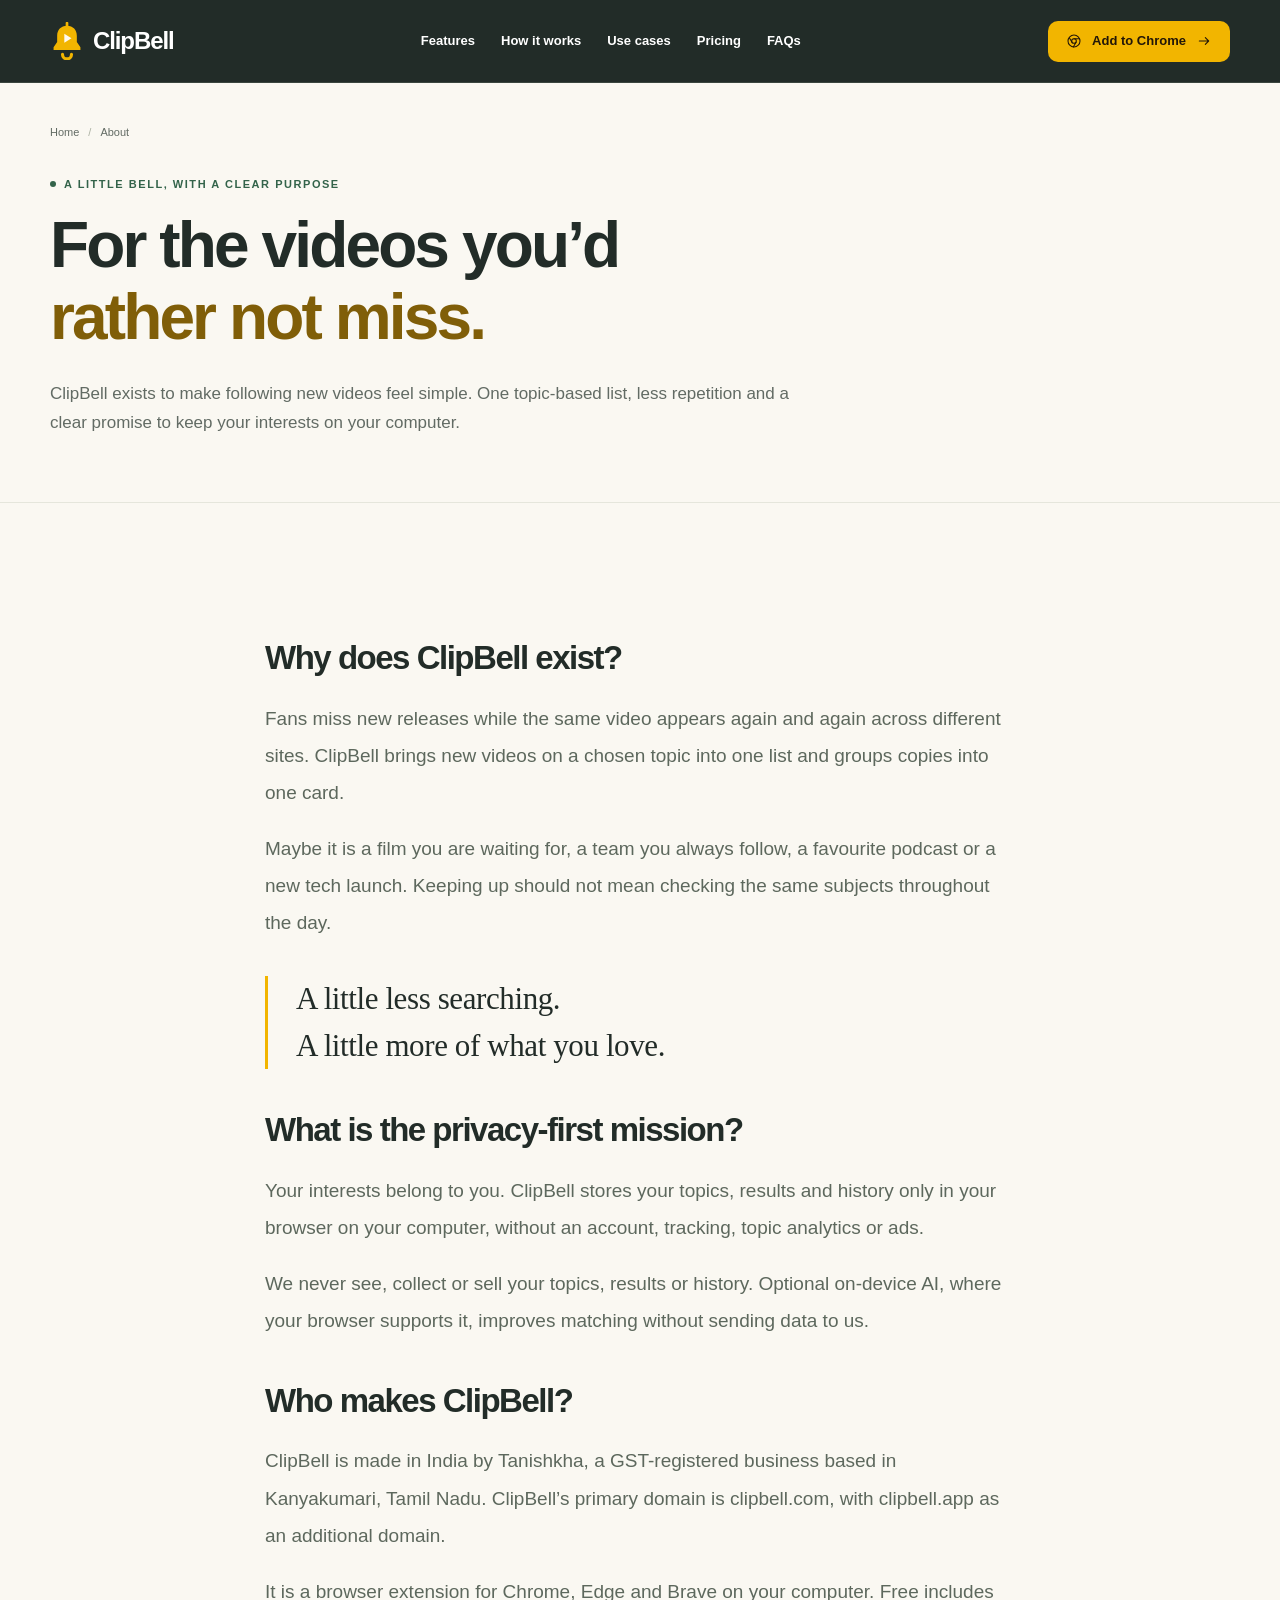
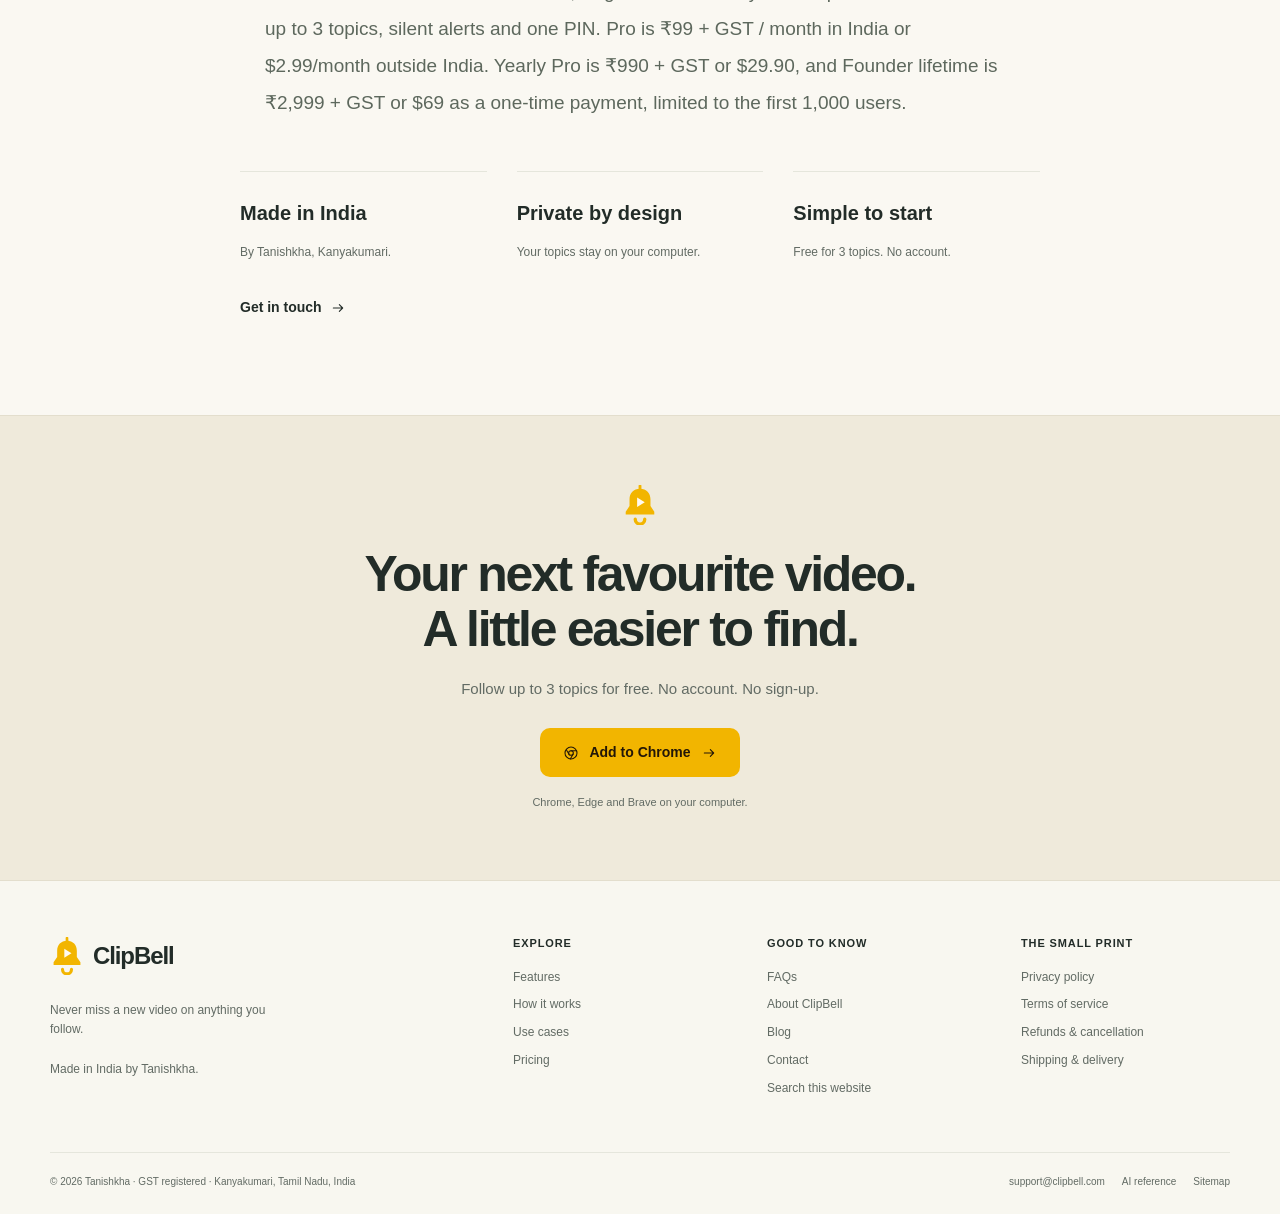
<file: about/index.html>
<!doctype html>
<html lang="en"><head><meta charset="utf-8"><meta name="viewport" content="width=device-width, initial-scale=1"><meta name="color-scheme" content="light"><meta name="theme-color" content="#FAF8F2">
<title>About ClipBell — Made in India, Private by Design</title><meta name="description" content="Meet ClipBell, the private video tracker made in India by Tanishkha. A simpler way to follow new videos, without repeat results or an account."><meta name="robots" content="index,follow,max-image-preview:large"><link rel="canonical" href="https://clipbell.com/about/">
<meta property="og:type" content="website"><meta property="og:site_name" content="ClipBell"><meta property="og:locale" content="en_IN"><meta property="og:title" content="About ClipBell — Made in India, Private by Design"><meta property="og:description" content="Meet ClipBell, the private video tracker made in India by Tanishkha. A simpler way to follow new videos, without repeat results or an account."><meta property="og:url" content="https://clipbell.com/about/"><meta property="og:image" content="https://clipbell.com/assets/og-clipbell.png?v=dark-header-f2b500"><meta property="og:image:width" content="1200"><meta property="og:image:height" content="630"><meta property="og:image:alt" content="ClipBell mango-yellow bell on warm off-white. Never miss a new video on anything you follow.">
<meta name="twitter:card" content="summary_large_image"><meta name="twitter:title" content="About ClipBell — Made in India, Private by Design"><meta name="twitter:description" content="Meet ClipBell, the private video tracker made in India by Tanishkha. A simpler way to follow new videos, without repeat results or an account."><meta name="twitter:image" content="https://clipbell.com/assets/og-clipbell.png?v=dark-header-f2b500"><meta name="twitter:image:alt" content="ClipBell mango-yellow bell on warm off-white. Never miss a new video on anything you follow.">
<link rel="icon" href="/assets/favicon.svg?v=dark-header-f2b500" type="image/svg+xml"><link rel="icon" href="/assets/favicon-32.png?v=dark-header-f2b500" type="image/png" sizes="32x32"><link rel="apple-touch-icon" href="/assets/apple-touch-icon.png?v=dark-header-f2b500"><link rel="stylesheet" href="/assets/site.css?v=dark-header-f2b500"><link rel="describedby" href="/llms.txt" type="text/plain"><link rel="alternate" type="text/markdown" href="/about/index.md" title="Plain-text version of this page">
<script type="application/ld+json">{"@context":"https://schema.org","@graph":[{"@type":"Organization","@id":"https://clipbell.com/#organization","name":"Tanishkha","legalName":"Tanishkha","url":"https://clipbell.com/","brand":{"@type":"Brand","name":"ClipBell"},"logo":"https://clipbell.com/assets/clipbell-logo.svg?v=dark-header-f2b500","email":"support@clipbell.com","address":{"@type":"PostalAddress","addressLocality":"Kanyakumari","addressRegion":"Tamil Nadu","addressCountry":"IN"},"contactPoint":{"@type":"ContactPoint","contactType":"customer support","email":"support@clipbell.com","availableLanguage":"English"}},{"@type":"SoftwareApplication","@id":"https://clipbell.com/#software","name":"ClipBell","url":"https://clipbell.com/","description":"ClipBell is a browser extension for Chrome, Edge and Brave that alerts you when new videos are released on topics you follow. Topics, results and history stay in your browser on your computer.","applicationCategory":"BrowserApplication","operatingSystem":"Chrome, Edge, Brave","isAccessibleForFree":true,"publisher":{"@id":"https://clipbell.com/#organization"},"offers":[{"@type":"Offer","name":"ClipBell Free","price":0,"priceCurrency":"INR","url":"https://clipbell.com/pricing/","description":"Up to 3 topics, silent alerts and one PIN."},{"@type":"Offer","name":"ClipBell Pro — monthly — INR","price":99,"priceCurrency":"INR","url":"https://clipbell.com/pricing/","priceSpecification":{"@type":"UnitPriceSpecification","price":99,"priceCurrency":"INR","valueAddedTaxIncluded":false,"referenceQuantity":{"@type":"QuantitativeValue","value":1,"unitText":"month"}},"description":"Monthly Pro: unlimited topics, full history, master PIN and personal topics, popup and daily digest alerts, all filters and related videos. Price excludes 18% GST, which Indian buyers pay on top."},{"@type":"Offer","name":"ClipBell Pro — monthly — USD","price":2.99,"priceCurrency":"USD","url":"https://clipbell.com/pricing/","priceSpecification":{"@type":"UnitPriceSpecification","price":2.99,"priceCurrency":"USD","referenceQuantity":{"@type":"QuantitativeValue","value":1,"unitText":"month"}},"description":"Monthly Pro: unlimited topics, full history, master PIN and personal topics, popup and daily digest alerts, all filters and related videos. Outside India; no GST."},{"@type":"Offer","name":"ClipBell Pro — yearly — INR","price":990,"priceCurrency":"INR","url":"https://clipbell.com/pricing/","priceSpecification":{"@type":"UnitPriceSpecification","price":990,"priceCurrency":"INR","valueAddedTaxIncluded":false,"referenceQuantity":{"@type":"QuantitativeValue","value":1,"unitText":"year"}},"description":"Yearly Pro (2 months free: 10 months' price): unlimited topics, full history, master PIN and personal topics, popup and daily digest alerts, all filters and related videos. Price excludes 18% GST, which Indian buyers pay on top."},{"@type":"Offer","name":"ClipBell Pro — yearly — USD","price":29.9,"priceCurrency":"USD","url":"https://clipbell.com/pricing/","priceSpecification":{"@type":"UnitPriceSpecification","price":29.9,"priceCurrency":"USD","referenceQuantity":{"@type":"QuantitativeValue","value":1,"unitText":"year"}},"description":"Yearly Pro (2 months free: 10 months' price): unlimited topics, full history, master PIN and personal topics, popup and daily digest alerts, all filters and related videos. Outside India; no GST."},{"@type":"Offer","name":"ClipBell Pro — lifetime — INR","price":2999,"priceCurrency":"INR","url":"https://clipbell.com/pricing/","priceSpecification":{"@type":"UnitPriceSpecification","price":2999,"priceCurrency":"INR","valueAddedTaxIncluded":false},"description":"Founder lifetime Pro, one-time payment, limited to the first 1,000 users: unlimited topics, full history, master PIN and personal topics, popup and daily digest alerts, all filters and related videos. Price excludes 18% GST, which Indian buyers pay on top."},{"@type":"Offer","name":"ClipBell Pro — lifetime — USD","price":69,"priceCurrency":"USD","url":"https://clipbell.com/pricing/","priceSpecification":{"@type":"UnitPriceSpecification","price":69,"priceCurrency":"USD"},"description":"Founder lifetime Pro, one-time payment, limited to the first 1,000 users: unlimited topics, full history, master PIN and personal topics, popup and daily digest alerts, all filters and related videos. Outside India; no GST."}]},{"@type":"WebSite","@id":"https://clipbell.com/#website","name":"ClipBell","url":"https://clipbell.com/","publisher":{"@id":"https://clipbell.com/#organization"},"inLanguage":"en","potentialAction":{"@type":"SearchAction","target":{"@type":"EntryPoint","urlTemplate":"https://clipbell.com/search/?q={search_term_string}"},"query-input":"required name=search_term_string"}},{"@type":"BreadcrumbList","@id":"https://clipbell.com/about/#breadcrumbs","itemListElement":[{"@type":"ListItem","position":1,"name":"Home","item":"https://clipbell.com/"},{"@type":"ListItem","position":2,"name":"About","item":"https://clipbell.com/about/"}]},{"@type":"WebPage","@id":"https://clipbell.com/about/#webpage","name":"About ClipBell — Made in India, Private by Design","description":"Meet ClipBell, the private video tracker made in India by Tanishkha. A simpler way to follow new videos, without repeat results or an account.","url":"https://clipbell.com/about/","isPartOf":{"@id":"https://clipbell.com/#website"},"about":{"@id":"https://clipbell.com/#software"},"breadcrumb":{"@id":"https://clipbell.com/about/#breadcrumbs"},"inLanguage":"en"}]}</script><script src="/assets/site.js" defer></script></head>
<body><a href="#main" class="skip-link">Skip to content</a>
<header class="site-header"><div class="container header-row">
<a href="/" class="wordmark" aria-label="ClipBell home"><svg class="brand-icon" viewBox="0 0 38 42" fill="none" aria-hidden="true"><path d="M19 4c-6.8 0-11 4.8-11 11v7l-4 6v3h30v-3l-4-6v-7C30 8.8 25.8 4 19 4Z" fill="currentColor"/><path d="M14 36a5 5 0 0 0 10 0" stroke="currentColor" stroke-width="3.5" stroke-linecap="round"/><path d="m16 13 8 5-8 5V13Z" fill="#fffaf0"/><path d="M19 1v4" stroke="currentColor" stroke-width="3" stroke-linecap="round"/></svg><span>ClipBell</span></a>
<nav class="nav" id="main-navigation" aria-label="Main navigation"><a href="/features/">Features</a><a href="/how-it-works/">How it works</a><a href="/use-cases/">Use cases</a><a href="/pricing/">Pricing</a><a href="/faq/">FAQs</a></nav>
<div class="header-actions"><a class="button button-sm" href="/#install-info" data-launch="install" data-placeholder="install-link-pending"><svg class="icon icon-sm" viewBox="0 0 24 24" fill="none" stroke="currentColor" stroke-width="1.6" stroke-linecap="round" stroke-linejoin="round" aria-hidden="true"><circle cx="12" cy="12" r="9"/><circle cx="12" cy="12" r="3.5"/><path d="M12 8.5h8M9 14l-4-7m10 7-4 7"/></svg>Add to Chrome<svg class="icon icon-sm" viewBox="0 0 24 24" fill="none" stroke="currentColor" stroke-width="1.6" stroke-linecap="round" stroke-linejoin="round" aria-hidden="true"><path d="M5 12h14m-5-5 5 5-5 5"/></svg></a><button class="menu-toggle" id="menu-toggle" type="button" aria-label="Toggle navigation" aria-controls="main-navigation" aria-expanded="false"><svg class="icon" viewBox="0 0 24 24" fill="none" stroke="currentColor" stroke-width="1.6" stroke-linecap="round" stroke-linejoin="round" aria-hidden="true"><path d="M4 7h16M4 12h16M4 17h16"/></svg></button></div>
</div></header><main id="main"><section class="page-hero"><div class="container"><ol class="breadcrumbs" aria-label="Breadcrumb"><li><a href="/">Home</a></li><li aria-current="page">About</li></ol><p class="eyebrow">A little bell, with a clear purpose</p><h1>For the videos you’d<br><span class="accent">rather not miss.</span></h1><p class="lead">ClipBell exists to make following new videos feel simple. One topic-based list, less repetition and a clear promise to keep your interests on your computer.</p></div></section><section class="section"><div class="container narrow"><div class="story"><h2>Why does ClipBell exist?</h2><p>Fans miss new releases while the same video appears again and again across different sites. ClipBell brings new videos on a chosen topic into one list and groups copies into one card.</p><p>Maybe it is a film you are waiting for, a team you always follow, a favourite podcast or a new tech launch. Keeping up should not mean checking the same subjects throughout the day.</p><p class="pullquote">A little less searching.<br>A little more of what you love.</p><h2>What is the privacy-first mission?</h2><p>Your interests belong to you. ClipBell stores your topics, results and history only in your browser on your computer, without an account, tracking, topic analytics or ads.</p><p>We never see, collect or sell your topics, results or history. Optional on-device AI, where your browser supports it, improves matching without sending data to us.</p><h2>Who makes ClipBell?</h2><p>ClipBell is made in India by Tanishkha, a GST-registered business based in Kanyakumari, Tamil Nadu. ClipBell’s primary domain is clipbell.com, with clipbell.app as an additional domain.</p><p>It is a browser extension for Chrome, Edge and Brave on your computer. Free includes up to 3 topics, silent alerts and one PIN. Pro is ₹99 + GST / month in India or $2.99/month outside India. Yearly Pro is ₹990 + GST or $29.90, and Founder lifetime is ₹2,999 + GST or $69 as a one-time payment, limited to the first 1,000 users.</p></div><div class="fact-strip"><div><strong>Made in India</strong><span>By Tanishkha, Kanyakumari.</span></div><div><strong>Private by design</strong><span>Your topics stay on your computer.</span></div><div><strong>Simple to start</strong><span>Free for 3 topics. No account.</span></div></div><div class="subsection-link"><a class="text-link " href="/contact/">Get in touch<svg class="icon icon-sm" viewBox="0 0 24 24" fill="none" stroke="currentColor" stroke-width="1.6" stroke-linecap="round" stroke-linejoin="round" aria-hidden="true"><path d="M5 12h14m-5-5 5 5-5 5"/></svg></a></div></div></section><section class="cta" id="install-info"><div class="container"><svg class="bell-large" viewBox="0 0 38 42" fill="none" aria-hidden="true"><path d="M19 4c-6.8 0-11 4.8-11 11v7l-4 6v3h30v-3l-4-6v-7C30 8.8 25.8 4 19 4Z" fill="currentColor"/><path d="M14 36a5 5 0 0 0 10 0" stroke="currentColor" stroke-width="3.5" stroke-linecap="round"/><path d="m16 13 8 5-8 5V13Z" fill="#fffaf0"/><path d="M19 1v4" stroke="currentColor" stroke-width="3" stroke-linecap="round"/></svg><h2>Your next favourite video.<br>A little easier to find.</h2><p>Follow up to 3 topics for free. No account. No sign-up.</p><a class="button " href="/#install-info" data-launch="install" data-placeholder="install-link-pending"><svg class="icon icon-sm" viewBox="0 0 24 24" fill="none" stroke="currentColor" stroke-width="1.6" stroke-linecap="round" stroke-linejoin="round" aria-hidden="true"><circle cx="12" cy="12" r="9"/><circle cx="12" cy="12" r="3.5"/><path d="M12 8.5h8M9 14l-4-7m10 7-4 7"/></svg>Add to Chrome<svg class="icon icon-sm" viewBox="0 0 24 24" fill="none" stroke="currentColor" stroke-width="1.6" stroke-linecap="round" stroke-linejoin="round" aria-hidden="true"><path d="M5 12h14m-5-5 5 5-5 5"/></svg></a><p class="small">Chrome, Edge and Brave on your computer.</p><noscript><p class="noscript-note">The install link is coming soon. <a href="/contact/">Contact us for help.</a></p></noscript></div></section></main><footer class="site-footer"><div class="container"><div class="footer-grid"><div class="footer-brand"><a href="/" class="wordmark" aria-label="ClipBell home"><svg class="brand-icon" viewBox="0 0 38 42" fill="none" aria-hidden="true"><path d="M19 4c-6.8 0-11 4.8-11 11v7l-4 6v3h30v-3l-4-6v-7C30 8.8 25.8 4 19 4Z" fill="currentColor"/><path d="M14 36a5 5 0 0 0 10 0" stroke="currentColor" stroke-width="3.5" stroke-linecap="round"/><path d="m16 13 8 5-8 5V13Z" fill="#fffaf0"/><path d="M19 1v4" stroke="currentColor" stroke-width="3" stroke-linecap="round"/></svg><span>ClipBell</span></a><p>Never miss a new video on anything you follow.<br><br>Made in India by Tanishkha.</p></div><div class="footer-group"><h2>Explore</h2><ul><li><a href="/features/">Features</a></li><li><a href="/how-it-works/">How it works</a></li><li><a href="/use-cases/">Use cases</a></li><li><a href="/pricing/">Pricing</a></li></ul></div><div class="footer-group"><h2>Good to know</h2><ul><li><a href="/faq/">FAQs</a></li><li><a href="/about/">About ClipBell</a></li><li><a href="/blog/">Blog</a></li><li><a href="/contact/">Contact</a></li><li><a href="/search/">Search this website</a></li></ul></div><div class="footer-group"><h2>The small print</h2><ul><li><a href="/privacy/">Privacy policy</a></li><li><a href="/terms/">Terms of service</a></li><li><a href="/refund-policy/">Refunds & cancellation</a></li><li><a href="/shipping-policy/">Shipping & delivery</a></li></ul></div></div><div class="footer-bottom"><p>© 2026 Tanishkha · GST registered · Kanyakumari, Tamil Nadu, India</p><div class="footer-small-links"><a href="mailto:support@clipbell.com">support@clipbell.com</a><a href="/llms.txt">AI reference</a><a href="/sitemap.xml">Sitemap</a></div></div></div></footer><dialog id="launch-notice" class="notice-dialog" aria-labelledby="notice-heading" aria-describedby="notice-text"><svg class="brand-icon" viewBox="0 0 38 42" fill="none" aria-hidden="true"><path d="M19 4c-6.8 0-11 4.8-11 11v7l-4 6v3h30v-3l-4-6v-7C30 8.8 25.8 4 19 4Z" fill="currentColor"/><path d="M14 36a5 5 0 0 0 10 0" stroke="currentColor" stroke-width="3.5" stroke-linecap="round"/><path d="m16 13 8 5-8 5V13Z" fill="#fffaf0"/><path d="M19 1v4" stroke="currentColor" stroke-width="3" stroke-linecap="round"/></svg><h2 id="notice-heading">The install link is being finalised.</h2><p id="notice-text">The official extension listing needs to be added before installation is available here.</p><code id="notice-value">Coming soon</code><div class="actions"><button id="notice-close" type="button" class="button button-dark">Got it</button><a href="/contact/" class="text-link">Contact ClipBell</a></div></dialog></body></html>
</file>
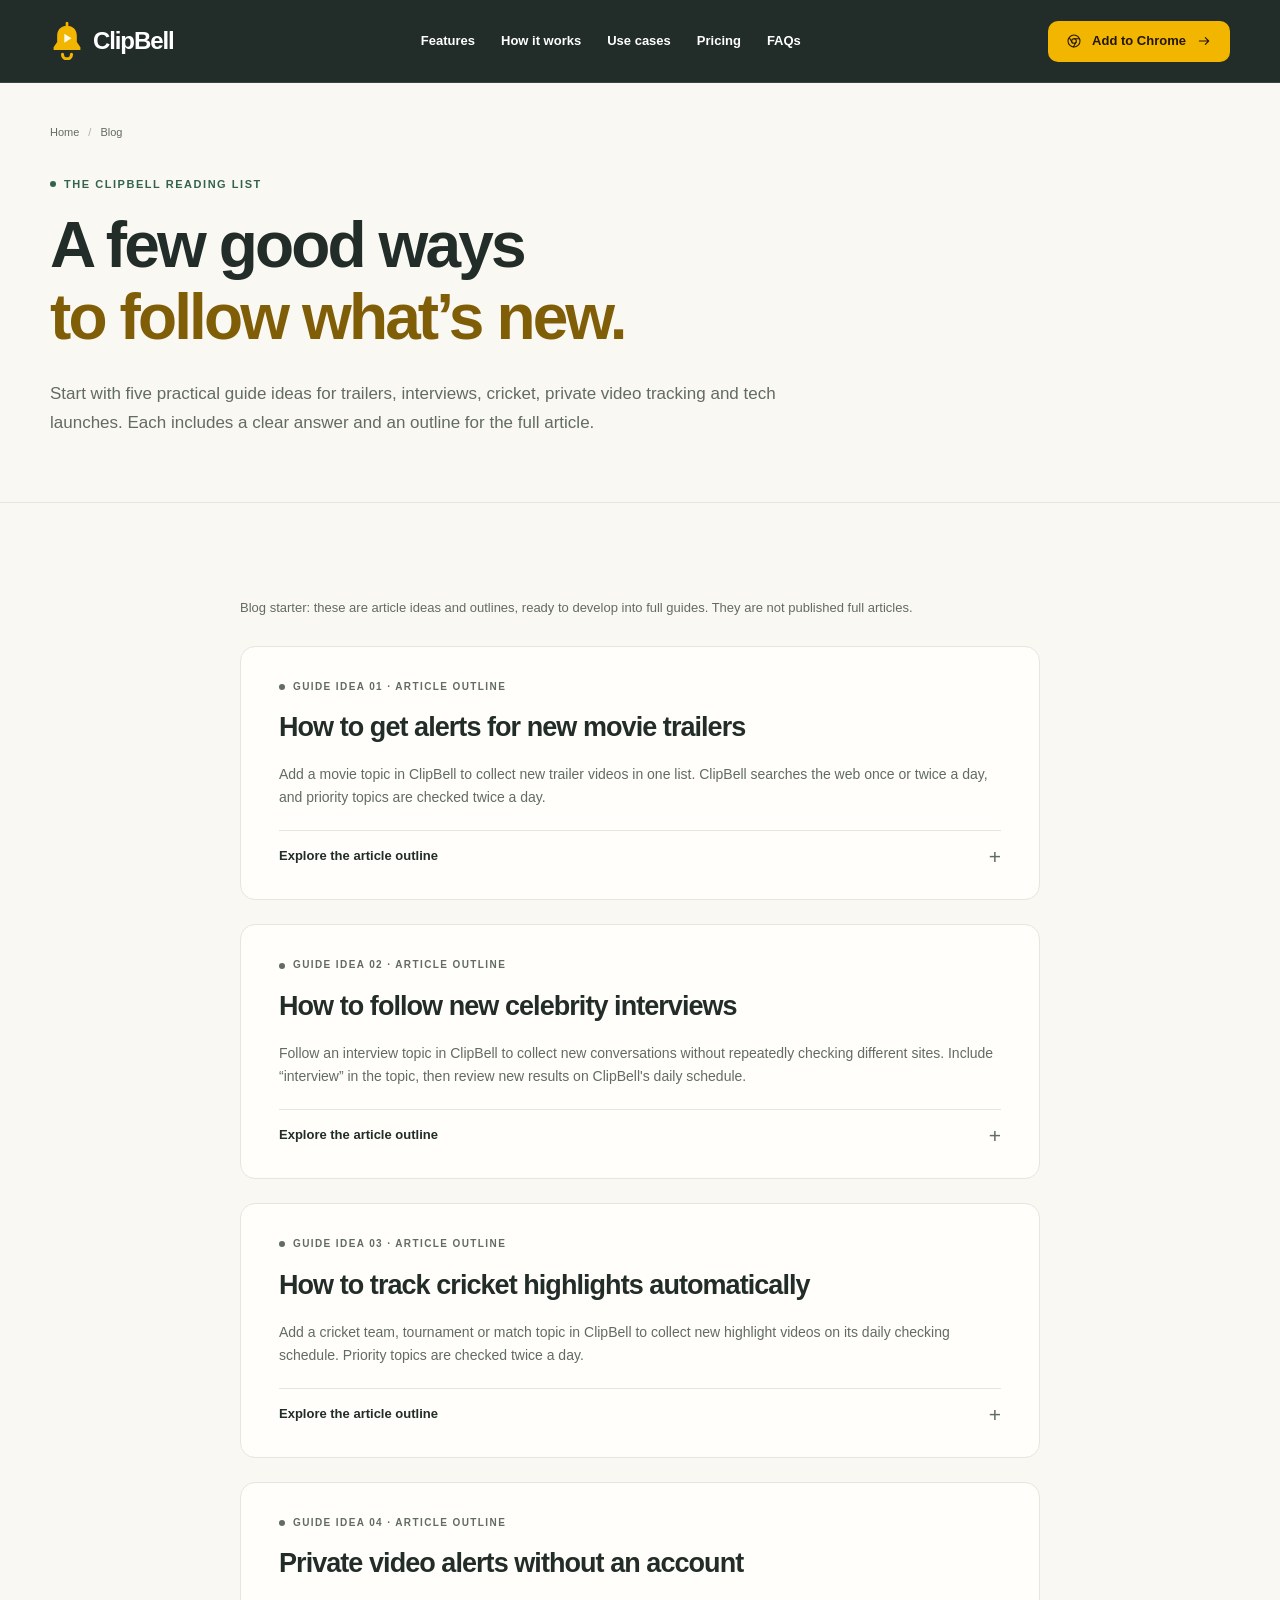
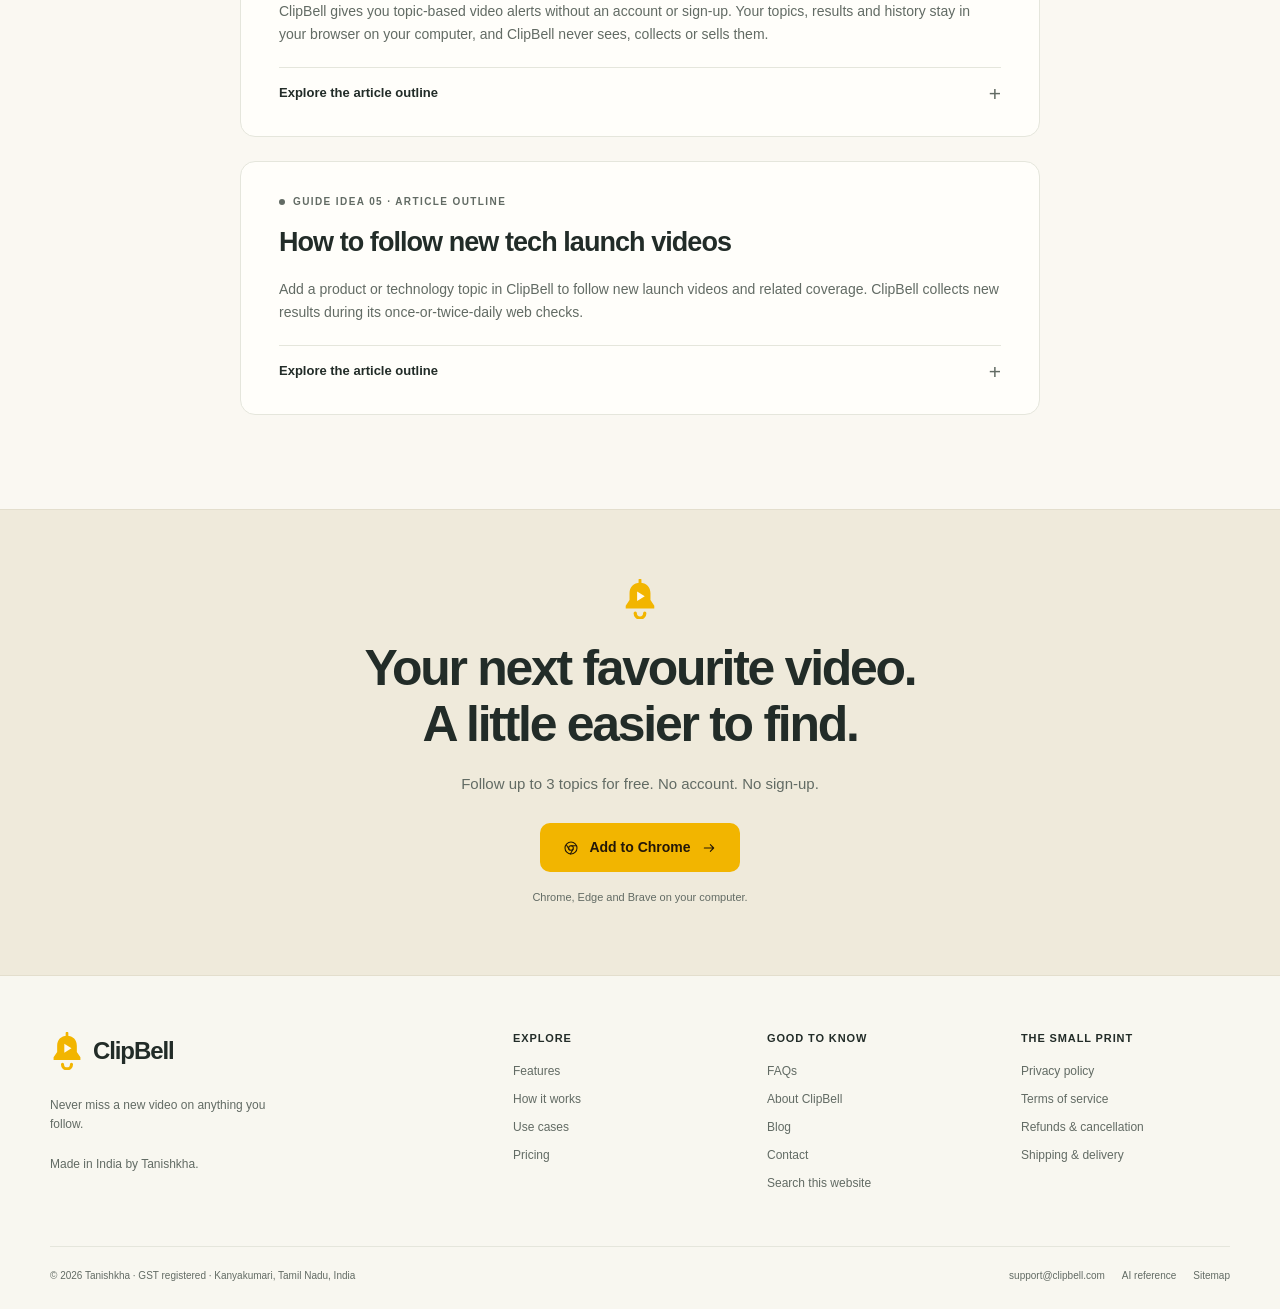
<file: blog/index.html>
<!doctype html>
<html lang="en"><head><meta charset="utf-8"><meta name="viewport" content="width=device-width, initial-scale=1"><meta name="color-scheme" content="light"><meta name="theme-color" content="#FAF8F2">
<title>ClipBell Blog — Video Alert Guides and Ideas</title><meta name="description" content="Explore five ClipBell guide ideas for movie trailer alerts, celebrity interviews, cricket highlights, private video tracking and tech launches."><meta name="robots" content="index,follow,max-image-preview:large"><link rel="canonical" href="https://clipbell.com/blog/">
<meta property="og:type" content="website"><meta property="og:site_name" content="ClipBell"><meta property="og:locale" content="en_IN"><meta property="og:title" content="ClipBell Blog — Video Alert Guides and Ideas"><meta property="og:description" content="Explore five ClipBell guide ideas for movie trailer alerts, celebrity interviews, cricket highlights, private video tracking and tech launches."><meta property="og:url" content="https://clipbell.com/blog/"><meta property="og:image" content="https://clipbell.com/assets/og-clipbell.png?v=dark-header-f2b500"><meta property="og:image:width" content="1200"><meta property="og:image:height" content="630"><meta property="og:image:alt" content="ClipBell mango-yellow bell on warm off-white. Never miss a new video on anything you follow.">
<meta name="twitter:card" content="summary_large_image"><meta name="twitter:title" content="ClipBell Blog — Video Alert Guides and Ideas"><meta name="twitter:description" content="Explore five ClipBell guide ideas for movie trailer alerts, celebrity interviews, cricket highlights, private video tracking and tech launches."><meta name="twitter:image" content="https://clipbell.com/assets/og-clipbell.png?v=dark-header-f2b500"><meta name="twitter:image:alt" content="ClipBell mango-yellow bell on warm off-white. Never miss a new video on anything you follow.">
<link rel="icon" href="/assets/favicon.svg?v=dark-header-f2b500" type="image/svg+xml"><link rel="icon" href="/assets/favicon-32.png?v=dark-header-f2b500" type="image/png" sizes="32x32"><link rel="apple-touch-icon" href="/assets/apple-touch-icon.png?v=dark-header-f2b500"><link rel="stylesheet" href="/assets/site.css?v=dark-header-f2b500"><link rel="describedby" href="/llms.txt" type="text/plain"><link rel="alternate" type="text/markdown" href="/blog/index.md" title="Plain-text version of this page">
<script type="application/ld+json">{"@context":"https://schema.org","@graph":[{"@type":"Organization","@id":"https://clipbell.com/#organization","name":"Tanishkha","legalName":"Tanishkha","url":"https://clipbell.com/","brand":{"@type":"Brand","name":"ClipBell"},"logo":"https://clipbell.com/assets/clipbell-logo.svg?v=dark-header-f2b500","email":"support@clipbell.com","address":{"@type":"PostalAddress","addressLocality":"Kanyakumari","addressRegion":"Tamil Nadu","addressCountry":"IN"},"contactPoint":{"@type":"ContactPoint","contactType":"customer support","email":"support@clipbell.com","availableLanguage":"English"}},{"@type":"SoftwareApplication","@id":"https://clipbell.com/#software","name":"ClipBell","url":"https://clipbell.com/","description":"ClipBell is a browser extension for Chrome, Edge and Brave that alerts you when new videos are released on topics you follow. Topics, results and history stay in your browser on your computer.","applicationCategory":"BrowserApplication","operatingSystem":"Chrome, Edge, Brave","isAccessibleForFree":true,"publisher":{"@id":"https://clipbell.com/#organization"},"offers":[{"@type":"Offer","name":"ClipBell Free","price":0,"priceCurrency":"INR","url":"https://clipbell.com/pricing/","description":"Up to 3 topics, silent alerts and one PIN."},{"@type":"Offer","name":"ClipBell Pro — monthly — INR","price":99,"priceCurrency":"INR","url":"https://clipbell.com/pricing/","priceSpecification":{"@type":"UnitPriceSpecification","price":99,"priceCurrency":"INR","valueAddedTaxIncluded":false,"referenceQuantity":{"@type":"QuantitativeValue","value":1,"unitText":"month"}},"description":"Monthly Pro: unlimited topics, full history, master PIN and personal topics, popup and daily digest alerts, all filters and related videos. Price excludes 18% GST, which Indian buyers pay on top."},{"@type":"Offer","name":"ClipBell Pro — monthly — USD","price":2.99,"priceCurrency":"USD","url":"https://clipbell.com/pricing/","priceSpecification":{"@type":"UnitPriceSpecification","price":2.99,"priceCurrency":"USD","referenceQuantity":{"@type":"QuantitativeValue","value":1,"unitText":"month"}},"description":"Monthly Pro: unlimited topics, full history, master PIN and personal topics, popup and daily digest alerts, all filters and related videos. Outside India; no GST."},{"@type":"Offer","name":"ClipBell Pro — yearly — INR","price":990,"priceCurrency":"INR","url":"https://clipbell.com/pricing/","priceSpecification":{"@type":"UnitPriceSpecification","price":990,"priceCurrency":"INR","valueAddedTaxIncluded":false,"referenceQuantity":{"@type":"QuantitativeValue","value":1,"unitText":"year"}},"description":"Yearly Pro (2 months free: 10 months' price): unlimited topics, full history, master PIN and personal topics, popup and daily digest alerts, all filters and related videos. Price excludes 18% GST, which Indian buyers pay on top."},{"@type":"Offer","name":"ClipBell Pro — yearly — USD","price":29.9,"priceCurrency":"USD","url":"https://clipbell.com/pricing/","priceSpecification":{"@type":"UnitPriceSpecification","price":29.9,"priceCurrency":"USD","referenceQuantity":{"@type":"QuantitativeValue","value":1,"unitText":"year"}},"description":"Yearly Pro (2 months free: 10 months' price): unlimited topics, full history, master PIN and personal topics, popup and daily digest alerts, all filters and related videos. Outside India; no GST."},{"@type":"Offer","name":"ClipBell Pro — lifetime — INR","price":2999,"priceCurrency":"INR","url":"https://clipbell.com/pricing/","priceSpecification":{"@type":"UnitPriceSpecification","price":2999,"priceCurrency":"INR","valueAddedTaxIncluded":false},"description":"Founder lifetime Pro, one-time payment, limited to the first 1,000 users: unlimited topics, full history, master PIN and personal topics, popup and daily digest alerts, all filters and related videos. Price excludes 18% GST, which Indian buyers pay on top."},{"@type":"Offer","name":"ClipBell Pro — lifetime — USD","price":69,"priceCurrency":"USD","url":"https://clipbell.com/pricing/","priceSpecification":{"@type":"UnitPriceSpecification","price":69,"priceCurrency":"USD"},"description":"Founder lifetime Pro, one-time payment, limited to the first 1,000 users: unlimited topics, full history, master PIN and personal topics, popup and daily digest alerts, all filters and related videos. Outside India; no GST."}]},{"@type":"WebSite","@id":"https://clipbell.com/#website","name":"ClipBell","url":"https://clipbell.com/","publisher":{"@id":"https://clipbell.com/#organization"},"inLanguage":"en","potentialAction":{"@type":"SearchAction","target":{"@type":"EntryPoint","urlTemplate":"https://clipbell.com/search/?q={search_term_string}"},"query-input":"required name=search_term_string"}},{"@type":"BreadcrumbList","@id":"https://clipbell.com/blog/#breadcrumbs","itemListElement":[{"@type":"ListItem","position":1,"name":"Home","item":"https://clipbell.com/"},{"@type":"ListItem","position":2,"name":"Blog","item":"https://clipbell.com/blog/"}]},{"@type":"WebPage","@id":"https://clipbell.com/blog/#webpage","name":"ClipBell Blog — Video Alert Guides and Ideas","description":"Explore five ClipBell guide ideas for movie trailer alerts, celebrity interviews, cricket highlights, private video tracking and tech launches.","url":"https://clipbell.com/blog/","isPartOf":{"@id":"https://clipbell.com/#website"},"about":{"@id":"https://clipbell.com/#software"},"breadcrumb":{"@id":"https://clipbell.com/blog/#breadcrumbs"},"inLanguage":"en"}]}</script><script src="/assets/site.js" defer></script></head>
<body><a href="#main" class="skip-link">Skip to content</a>
<header class="site-header"><div class="container header-row">
<a href="/" class="wordmark" aria-label="ClipBell home"><svg class="brand-icon" viewBox="0 0 38 42" fill="none" aria-hidden="true"><path d="M19 4c-6.8 0-11 4.8-11 11v7l-4 6v3h30v-3l-4-6v-7C30 8.8 25.8 4 19 4Z" fill="currentColor"/><path d="M14 36a5 5 0 0 0 10 0" stroke="currentColor" stroke-width="3.5" stroke-linecap="round"/><path d="m16 13 8 5-8 5V13Z" fill="#fffaf0"/><path d="M19 1v4" stroke="currentColor" stroke-width="3" stroke-linecap="round"/></svg><span>ClipBell</span></a>
<nav class="nav" id="main-navigation" aria-label="Main navigation"><a href="/features/">Features</a><a href="/how-it-works/">How it works</a><a href="/use-cases/">Use cases</a><a href="/pricing/">Pricing</a><a href="/faq/">FAQs</a></nav>
<div class="header-actions"><a class="button button-sm" href="/#install-info" data-launch="install" data-placeholder="install-link-pending"><svg class="icon icon-sm" viewBox="0 0 24 24" fill="none" stroke="currentColor" stroke-width="1.6" stroke-linecap="round" stroke-linejoin="round" aria-hidden="true"><circle cx="12" cy="12" r="9"/><circle cx="12" cy="12" r="3.5"/><path d="M12 8.5h8M9 14l-4-7m10 7-4 7"/></svg>Add to Chrome<svg class="icon icon-sm" viewBox="0 0 24 24" fill="none" stroke="currentColor" stroke-width="1.6" stroke-linecap="round" stroke-linejoin="round" aria-hidden="true"><path d="M5 12h14m-5-5 5 5-5 5"/></svg></a><button class="menu-toggle" id="menu-toggle" type="button" aria-label="Toggle navigation" aria-controls="main-navigation" aria-expanded="false"><svg class="icon" viewBox="0 0 24 24" fill="none" stroke="currentColor" stroke-width="1.6" stroke-linecap="round" stroke-linejoin="round" aria-hidden="true"><path d="M4 7h16M4 12h16M4 17h16"/></svg></button></div>
</div></header><main id="main"><section class="page-hero"><div class="container"><ol class="breadcrumbs" aria-label="Breadcrumb"><li><a href="/">Home</a></li><li aria-current="page">Blog</li></ol><p class="eyebrow">The ClipBell reading list</p><h1>A few good ways<br><span class="accent">to follow what’s new.</span></h1><p class="lead">Start with five practical guide ideas for trailers, interviews, cricket, private video tracking and tech launches. Each includes a clear answer and an outline for the full article.</p></div></section><section class="section"><div class="container narrow"><p class="small muted" style="margin-bottom:27px">Blog starter: these are article ideas and outlines, ready to develop into full guides. They are not published full articles.</p><div class="blog-list"><article class="blog-idea" id="new-movie-trailer-alerts"><p class="eyebrow">Guide idea 01 · Article outline</p><h2>How to get alerts for new movie trailers</h2><p>Add a movie topic in ClipBell to collect new trailer videos in one list. ClipBell searches the web once or twice a day, and priority topics are checked twice a day.</p><details><summary>Explore the article outline</summary><div class="blog-outline"><p class="seo-line"><strong>Proposed title:</strong> How to get alerts for new movie trailers<br><strong>Meta description:</strong> Follow movie topics, group repeat uploads and use scheduled new video alerts to keep up with trailers in ClipBell.<br><strong>Search topic:</strong> how to get alerts for new movie trailers</p><h3>How do you start tracking a movie trailer?</h3><ul><li>Add the movie title with a clear phrase such as “official trailer”.</li><li>Use the release year when similar movie titles could cause confusion.</li><li>Start with one clear topic and review the results.</li></ul><h3>How can you keep repeat uploads out of your list?</h3><ul><li>Explain that ClipBell groups copies of the same video into one card.</li><li>Show how putting trusted sources first makes the list easier to review.</li><li>Use “reaction” as an example of a word you may choose to exclude.</li></ul><h3>Which filters help you find the trailer you want?</h3><ul><li>Describe Pro&#x27;s quality and length filters, including 1080p or higher and trailer results.</li><li>Explain date and custom date range filters.</li><li>Remind readers to check the region tag and viewing-access label.</li></ul><h3>When should you expect a new video alert?</h3><ul><li>State the once-or-twice-daily checking schedule and twice-daily priority checks.</li><li>Explain the Free plan&#x27;s silent icon count and Pro&#x27;s popup and daily digest choices.</li><li>Explain that ClipBell catches up when a closed browser is reopened.</li></ul><h3>How can you keep your trailer list organised?</h3><ul><li>Mark trailers as seen after watching.</li><li>Save trailers to watch later or favourites.</li><li>Use folders to keep movie-related results together.</li></ul><p class="article-mini"><strong>Suggested image description:</strong> Illustration of a movie-trailer topic with grouped video cards and a new-results count in ClipBell.</p></div></details></article><article class="blog-idea" id="celebrity-interview-alerts"><p class="eyebrow">Guide idea 02 · Article outline</p><h2>How to follow new celebrity interviews</h2><p>Follow an interview topic in ClipBell to collect new conversations without repeatedly checking different sites. Include “interview” in the topic, then review new results on ClipBell&#x27;s daily schedule.</p><details><summary>Explore the article outline</summary><div class="blog-outline"><p class="seo-line"><strong>Proposed title:</strong> How to follow new celebrity interviews<br><strong>Meta description:</strong> Build clear interview topics, exclude reaction clips and keep useful conversations together with ClipBell video alerts.<br><strong>Search topic:</strong> never miss a celebrity interview</p><h3>What makes a useful interview topic?</h3><ul><li>Use the public figure&#x27;s name with a specific phrase such as “new interview”.</li><li>Add a film, show or language when it helps clarify what you want.</li><li>Keep unrelated interests in separate topics.</li></ul><h3>How can you reduce reaction clips and repeats?</h3><ul><li>Explain grouping of copies of the same video across sites.</li><li>Show “reaction” and “shorts” as optional word exclusions.</li><li>Describe blocking unwanted sites and putting trusted sources first.</li></ul><h3>How should you choose your interview alerts?</h3><ul><li>Explain silent, popup and daily digest modes and the Free-versus-Pro difference.</li><li>Describe per-topic alerts, quiet hours and the sound toggle.</li><li>Set expectations for daily checks rather than immediate release alerts.</li></ul><h3>How do you save interviews for later?</h3><ul><li>Use watch later when you cannot watch a result straight away.</li><li>Use favourites and folders to keep useful conversations together.</li><li>Mention Pro&#x27;s related videos as an optional next step from a result.</li></ul><p class="article-mini"><strong>Suggested image description:</strong> Illustration of an interview topic with watch-later and favourite controls in a ClipBell video list.</p></div></details></article><article class="blog-idea" id="track-cricket-highlights"><p class="eyebrow">Guide idea 03 · Article outline</p><h2>How to track cricket highlights automatically</h2><p>Add a cricket team, tournament or match topic in ClipBell to collect new highlight videos on its daily checking schedule. Priority topics are checked twice a day.</p><details><summary>Explore the article outline</summary><div class="blog-outline"><p class="seo-line"><strong>Proposed title:</strong> How to track cricket highlights automatically<br><strong>Meta description:</strong> Follow cricket topics with scheduled video checks, date filters and quiet alerts, while checking access and regional availability.<br><strong>Search topic:</strong> track cricket highlights automatically</p><h3>What should you put in a cricket topic?</h3><ul><li>Combine a team or tournament with “highlights”.</li><li>Add a match date when you want a specific game.</li><li>Use separate topics for highlights and interviews if both matter to you.</li></ul><h3>How do you find recent highlights?</h3><ul><li>Explain Pro&#x27;s date and custom date range filters.</li><li>Describe choosing a sort order to review results.</li><li>Use word exclusions to leave out commentary formats you do not want.</li></ul><h3>Why do access and region labels matter?</h3><ul><li>Explain Free to watch, Subscription and Not sure.</li><li>Explain that Subscription results show the streaming platform name.</li><li>Explain the region tag and that linked sites set their own viewing requirements.</li></ul><h3>When will cricket results appear?</h3><ul><li>State that ClipBell checks once or twice daily and priority topics twice daily.</li><li>Explain that videos released between checks may appear at the next check.</li><li>Describe silent alerts, Pro alert choices and quiet hours.</li></ul><h3>How can you keep a tidy cricket list?</h3><ul><li>Show duplicate copies grouped into one card.</li><li>Mark watched results as seen and save others to watch later.</li><li>Use folders for teams or tournaments.</li></ul><p class="article-mini"><strong>Suggested image description:</strong> Illustration of cricket highlight results with date filters, access labels and region tags in ClipBell.</p></div></details></article><article class="blog-idea" id="private-video-alerts"><p class="eyebrow">Guide idea 04 · Article outline</p><h2>Private video alerts without an account</h2><p>ClipBell gives you topic-based video alerts without an account or sign-up. Your topics, results and history stay in your browser on your computer, and ClipBell never sees, collects or sells them.</p><details><summary>Explore the article outline</summary><div class="blog-outline"><p class="seo-line"><strong>Proposed title:</strong> Private video alerts without an account<br><strong>Meta description:</strong> Learn how local storage, PIN locks and optional on-device AI support private topic-based video alerts in ClipBell.<br><strong>Search topic:</strong> private video tracker</p><h3>Where is your video activity stored?</h3><ul><li>Explain that topics, results and history are stored locally in the browser.</li><li>State that ClipBell does not track or run analytics on topics and has no ads.</li><li>Explain that publicly available pages are searched directly from the browser.</li></ul><h3>How do PINs help you keep topics private?</h3><ul><li>Explain that Free includes one PIN.</li><li>Describe Pro&#x27;s master PIN for personal topics.</li><li>Mention auto-lock and the quick-lock keyboard shortcut without inventing the key combination.</li></ul><h3>What does optional on-device AI do?</h3><ul><li>Describe improved matching on supported browsers.</li><li>State that this optional AI works on the device without sending data to ClipBell.</li><li>Make browser support a clear condition rather than promising the option everywhere.</li></ul><h3>What should you know about local-only storage?</h3><ul><li>Explain that ClipBell does not provide a remote backup service.</li><li>Explain that clearing browser storage can remove local data.</li><li>Direct readers with forgotten PINs to support before resetting or clearing storage.</li></ul><h3>Does a Pro licence check include your topics?</h3><ul><li>State that a Pro licence key is checked without sending any topics.</li><li>Link to the Privacy Policy for the distinction between extension activity and payment handling.</li><li>Direct privacy questions to support@clipbell.com.</li></ul><p class="article-mini"><strong>Suggested image description:</strong> Illustration of ClipBell topics stored on a computer with PIN-lock and local-storage symbols.</p></div></details></article><article class="blog-idea" id="tech-launch-video-alerts"><p class="eyebrow">Guide idea 05 · Article outline</p><h2>How to follow new tech launch videos</h2><p>Add a product or technology topic in ClipBell to follow new launch videos and related coverage. ClipBell collects new results during its once-or-twice-daily web checks.</p><details><summary>Explore the article outline</summary><div class="blog-outline"><p class="seo-line"><strong>Proposed title:</strong> How to follow new tech launch videos<br><strong>Meta description:</strong> Create focused tech launch topics, prioritise trusted sources and organise new launch videos with ClipBell&#x27;s daily checks.<br><strong>Search topic:</strong> how to follow new tech launch videos</p><h3>How do you write a focused tech launch topic?</h3><ul><li>Combine a product category or model with “launch”.</li><li>Use a clear example such as “wireless earbuds launch”.</li><li>Add a release year or region when it helps narrow the topic.</li></ul><h3>How can you put useful sources first?</h3><ul><li>Describe putting trusted sources first.</li><li>Explain blocking sites and excluding unwanted words.</li><li>Show how copies of the same launch video are grouped into one card.</li></ul><h3>Which filters help you review launch coverage?</h3><ul><li>Describe Pro&#x27;s quality, length and date filters without claiming extra filter categories.</li><li>Explain custom date ranges for a launch period.</li><li>Use the access label and region tag to decide which result to open.</li></ul><h3>How can you keep launch alerts manageable?</h3><ul><li>Explain the Free plan&#x27;s 3-topic limit and silent alerts.</li><li>Describe unlimited topics and popup or daily digest alerts in Pro.</li><li>Explain twice-daily priority checks, quiet hours and the sound toggle.</li></ul><h3>How do you organise videos after a launch?</h3><ul><li>Save useful videos to favourites or watch later.</li><li>Use folders for different technology interests.</li><li>Mention related videos in Pro for exploring further from a result.</li></ul><p class="article-mini"><strong>Suggested image description:</strong> Illustration of a tech-launch topic with grouped video results, trusted sources and watch-later controls.</p></div></details></article></div></div></section><section class="cta" id="install-info"><div class="container"><svg class="bell-large" viewBox="0 0 38 42" fill="none" aria-hidden="true"><path d="M19 4c-6.8 0-11 4.8-11 11v7l-4 6v3h30v-3l-4-6v-7C30 8.8 25.8 4 19 4Z" fill="currentColor"/><path d="M14 36a5 5 0 0 0 10 0" stroke="currentColor" stroke-width="3.5" stroke-linecap="round"/><path d="m16 13 8 5-8 5V13Z" fill="#fffaf0"/><path d="M19 1v4" stroke="currentColor" stroke-width="3" stroke-linecap="round"/></svg><h2>Your next favourite video.<br>A little easier to find.</h2><p>Follow up to 3 topics for free. No account. No sign-up.</p><a class="button " href="/#install-info" data-launch="install" data-placeholder="install-link-pending"><svg class="icon icon-sm" viewBox="0 0 24 24" fill="none" stroke="currentColor" stroke-width="1.6" stroke-linecap="round" stroke-linejoin="round" aria-hidden="true"><circle cx="12" cy="12" r="9"/><circle cx="12" cy="12" r="3.5"/><path d="M12 8.5h8M9 14l-4-7m10 7-4 7"/></svg>Add to Chrome<svg class="icon icon-sm" viewBox="0 0 24 24" fill="none" stroke="currentColor" stroke-width="1.6" stroke-linecap="round" stroke-linejoin="round" aria-hidden="true"><path d="M5 12h14m-5-5 5 5-5 5"/></svg></a><p class="small">Chrome, Edge and Brave on your computer.</p><noscript><p class="noscript-note">The install link is coming soon. <a href="/contact/">Contact us for help.</a></p></noscript></div></section></main><footer class="site-footer"><div class="container"><div class="footer-grid"><div class="footer-brand"><a href="/" class="wordmark" aria-label="ClipBell home"><svg class="brand-icon" viewBox="0 0 38 42" fill="none" aria-hidden="true"><path d="M19 4c-6.8 0-11 4.8-11 11v7l-4 6v3h30v-3l-4-6v-7C30 8.8 25.8 4 19 4Z" fill="currentColor"/><path d="M14 36a5 5 0 0 0 10 0" stroke="currentColor" stroke-width="3.5" stroke-linecap="round"/><path d="m16 13 8 5-8 5V13Z" fill="#fffaf0"/><path d="M19 1v4" stroke="currentColor" stroke-width="3" stroke-linecap="round"/></svg><span>ClipBell</span></a><p>Never miss a new video on anything you follow.<br><br>Made in India by Tanishkha.</p></div><div class="footer-group"><h2>Explore</h2><ul><li><a href="/features/">Features</a></li><li><a href="/how-it-works/">How it works</a></li><li><a href="/use-cases/">Use cases</a></li><li><a href="/pricing/">Pricing</a></li></ul></div><div class="footer-group"><h2>Good to know</h2><ul><li><a href="/faq/">FAQs</a></li><li><a href="/about/">About ClipBell</a></li><li><a href="/blog/">Blog</a></li><li><a href="/contact/">Contact</a></li><li><a href="/search/">Search this website</a></li></ul></div><div class="footer-group"><h2>The small print</h2><ul><li><a href="/privacy/">Privacy policy</a></li><li><a href="/terms/">Terms of service</a></li><li><a href="/refund-policy/">Refunds & cancellation</a></li><li><a href="/shipping-policy/">Shipping & delivery</a></li></ul></div></div><div class="footer-bottom"><p>© 2026 Tanishkha · GST registered · Kanyakumari, Tamil Nadu, India</p><div class="footer-small-links"><a href="mailto:support@clipbell.com">support@clipbell.com</a><a href="/llms.txt">AI reference</a><a href="/sitemap.xml">Sitemap</a></div></div></div></footer><dialog id="launch-notice" class="notice-dialog" aria-labelledby="notice-heading" aria-describedby="notice-text"><svg class="brand-icon" viewBox="0 0 38 42" fill="none" aria-hidden="true"><path d="M19 4c-6.8 0-11 4.8-11 11v7l-4 6v3h30v-3l-4-6v-7C30 8.8 25.8 4 19 4Z" fill="currentColor"/><path d="M14 36a5 5 0 0 0 10 0" stroke="currentColor" stroke-width="3.5" stroke-linecap="round"/><path d="m16 13 8 5-8 5V13Z" fill="#fffaf0"/><path d="M19 1v4" stroke="currentColor" stroke-width="3" stroke-linecap="round"/></svg><h2 id="notice-heading">The install link is being finalised.</h2><p id="notice-text">The official extension listing needs to be added before installation is available here.</p><code id="notice-value">Coming soon</code><div class="actions"><button id="notice-close" type="button" class="button button-dark">Got it</button><a href="/contact/" class="text-link">Contact ClipBell</a></div></dialog></body></html>
</file>
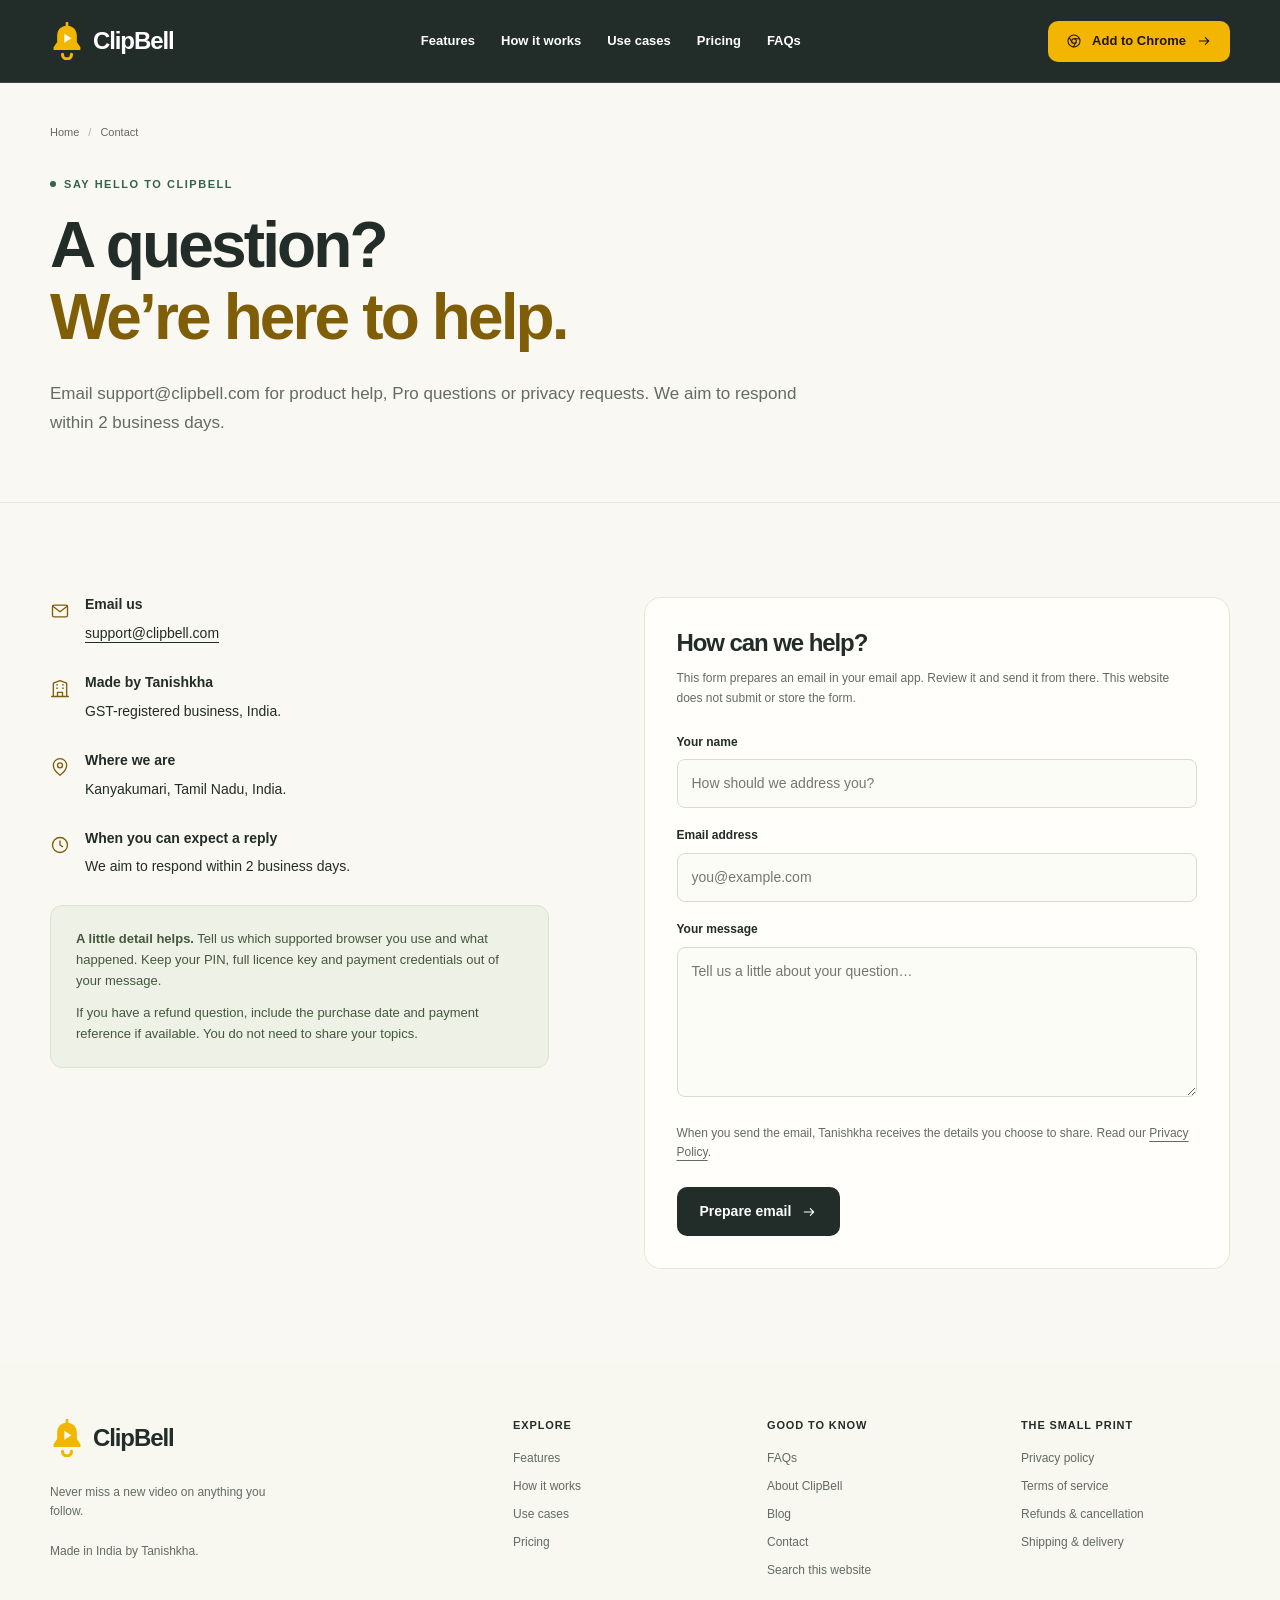
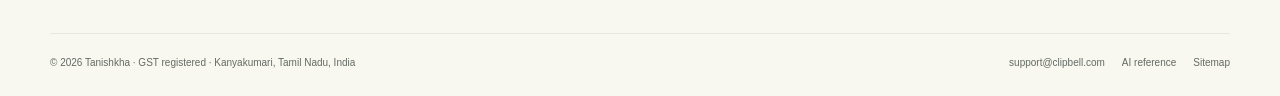
<file: contact/index.html>
<!doctype html>
<html lang="en"><head><meta charset="utf-8"><meta name="viewport" content="width=device-width, initial-scale=1"><meta name="color-scheme" content="light"><meta name="theme-color" content="#FAF8F2">
<title>Contact ClipBell — Support and Privacy Questions</title><meta name="description" content="Contact ClipBell at support@clipbell.com for product help, Pro, refunds or privacy questions. Made in India by Tanishkha."><meta name="robots" content="index,follow,max-image-preview:large"><link rel="canonical" href="https://clipbell.com/contact/">
<meta property="og:type" content="website"><meta property="og:site_name" content="ClipBell"><meta property="og:locale" content="en_IN"><meta property="og:title" content="Contact ClipBell — Support and Privacy Questions"><meta property="og:description" content="Contact ClipBell at support@clipbell.com for product help, Pro, refunds or privacy questions. Made in India by Tanishkha."><meta property="og:url" content="https://clipbell.com/contact/"><meta property="og:image" content="https://clipbell.com/assets/og-clipbell.png?v=dark-header-f2b500"><meta property="og:image:width" content="1200"><meta property="og:image:height" content="630"><meta property="og:image:alt" content="ClipBell mango-yellow bell on warm off-white. Never miss a new video on anything you follow.">
<meta name="twitter:card" content="summary_large_image"><meta name="twitter:title" content="Contact ClipBell — Support and Privacy Questions"><meta name="twitter:description" content="Contact ClipBell at support@clipbell.com for product help, Pro, refunds or privacy questions. Made in India by Tanishkha."><meta name="twitter:image" content="https://clipbell.com/assets/og-clipbell.png?v=dark-header-f2b500"><meta name="twitter:image:alt" content="ClipBell mango-yellow bell on warm off-white. Never miss a new video on anything you follow.">
<link rel="icon" href="/assets/favicon.svg?v=dark-header-f2b500" type="image/svg+xml"><link rel="icon" href="/assets/favicon-32.png?v=dark-header-f2b500" type="image/png" sizes="32x32"><link rel="apple-touch-icon" href="/assets/apple-touch-icon.png?v=dark-header-f2b500"><link rel="stylesheet" href="/assets/site.css?v=dark-header-f2b500"><link rel="describedby" href="/llms.txt" type="text/plain"><link rel="alternate" type="text/markdown" href="/contact/index.md" title="Plain-text version of this page">
<script type="application/ld+json">{"@context":"https://schema.org","@graph":[{"@type":"Organization","@id":"https://clipbell.com/#organization","name":"Tanishkha","legalName":"Tanishkha","url":"https://clipbell.com/","brand":{"@type":"Brand","name":"ClipBell"},"logo":"https://clipbell.com/assets/clipbell-logo.svg?v=dark-header-f2b500","email":"support@clipbell.com","address":{"@type":"PostalAddress","addressLocality":"Kanyakumari","addressRegion":"Tamil Nadu","addressCountry":"IN"},"contactPoint":{"@type":"ContactPoint","contactType":"customer support","email":"support@clipbell.com","availableLanguage":"English"}},{"@type":"SoftwareApplication","@id":"https://clipbell.com/#software","name":"ClipBell","url":"https://clipbell.com/","description":"ClipBell is a browser extension for Chrome, Edge and Brave that alerts you when new videos are released on topics you follow. Topics, results and history stay in your browser on your computer.","applicationCategory":"BrowserApplication","operatingSystem":"Chrome, Edge, Brave","isAccessibleForFree":true,"publisher":{"@id":"https://clipbell.com/#organization"},"offers":[{"@type":"Offer","name":"ClipBell Free","price":0,"priceCurrency":"INR","url":"https://clipbell.com/pricing/","description":"Up to 3 topics, silent alerts and one PIN."},{"@type":"Offer","name":"ClipBell Pro — monthly — INR","price":99,"priceCurrency":"INR","url":"https://clipbell.com/pricing/","priceSpecification":{"@type":"UnitPriceSpecification","price":99,"priceCurrency":"INR","valueAddedTaxIncluded":false,"referenceQuantity":{"@type":"QuantitativeValue","value":1,"unitText":"month"}},"description":"Monthly Pro: unlimited topics, full history, master PIN and personal topics, popup and daily digest alerts, all filters and related videos. Price excludes 18% GST, which Indian buyers pay on top."},{"@type":"Offer","name":"ClipBell Pro — monthly — USD","price":2.99,"priceCurrency":"USD","url":"https://clipbell.com/pricing/","priceSpecification":{"@type":"UnitPriceSpecification","price":2.99,"priceCurrency":"USD","referenceQuantity":{"@type":"QuantitativeValue","value":1,"unitText":"month"}},"description":"Monthly Pro: unlimited topics, full history, master PIN and personal topics, popup and daily digest alerts, all filters and related videos. Outside India; no GST."},{"@type":"Offer","name":"ClipBell Pro — yearly — INR","price":990,"priceCurrency":"INR","url":"https://clipbell.com/pricing/","priceSpecification":{"@type":"UnitPriceSpecification","price":990,"priceCurrency":"INR","valueAddedTaxIncluded":false,"referenceQuantity":{"@type":"QuantitativeValue","value":1,"unitText":"year"}},"description":"Yearly Pro (2 months free: 10 months' price): unlimited topics, full history, master PIN and personal topics, popup and daily digest alerts, all filters and related videos. Price excludes 18% GST, which Indian buyers pay on top."},{"@type":"Offer","name":"ClipBell Pro — yearly — USD","price":29.9,"priceCurrency":"USD","url":"https://clipbell.com/pricing/","priceSpecification":{"@type":"UnitPriceSpecification","price":29.9,"priceCurrency":"USD","referenceQuantity":{"@type":"QuantitativeValue","value":1,"unitText":"year"}},"description":"Yearly Pro (2 months free: 10 months' price): unlimited topics, full history, master PIN and personal topics, popup and daily digest alerts, all filters and related videos. Outside India; no GST."},{"@type":"Offer","name":"ClipBell Pro — lifetime — INR","price":2999,"priceCurrency":"INR","url":"https://clipbell.com/pricing/","priceSpecification":{"@type":"UnitPriceSpecification","price":2999,"priceCurrency":"INR","valueAddedTaxIncluded":false},"description":"Founder lifetime Pro, one-time payment, limited to the first 1,000 users: unlimited topics, full history, master PIN and personal topics, popup and daily digest alerts, all filters and related videos. Price excludes 18% GST, which Indian buyers pay on top."},{"@type":"Offer","name":"ClipBell Pro — lifetime — USD","price":69,"priceCurrency":"USD","url":"https://clipbell.com/pricing/","priceSpecification":{"@type":"UnitPriceSpecification","price":69,"priceCurrency":"USD"},"description":"Founder lifetime Pro, one-time payment, limited to the first 1,000 users: unlimited topics, full history, master PIN and personal topics, popup and daily digest alerts, all filters and related videos. Outside India; no GST."}]},{"@type":"WebSite","@id":"https://clipbell.com/#website","name":"ClipBell","url":"https://clipbell.com/","publisher":{"@id":"https://clipbell.com/#organization"},"inLanguage":"en","potentialAction":{"@type":"SearchAction","target":{"@type":"EntryPoint","urlTemplate":"https://clipbell.com/search/?q={search_term_string}"},"query-input":"required name=search_term_string"}},{"@type":"BreadcrumbList","@id":"https://clipbell.com/contact/#breadcrumbs","itemListElement":[{"@type":"ListItem","position":1,"name":"Home","item":"https://clipbell.com/"},{"@type":"ListItem","position":2,"name":"Contact","item":"https://clipbell.com/contact/"}]},{"@type":"WebPage","@id":"https://clipbell.com/contact/#webpage","name":"Contact ClipBell — Support and Privacy Questions","description":"Contact ClipBell at support@clipbell.com for product help, Pro, refunds or privacy questions. Made in India by Tanishkha.","url":"https://clipbell.com/contact/","isPartOf":{"@id":"https://clipbell.com/#website"},"about":{"@id":"https://clipbell.com/#software"},"breadcrumb":{"@id":"https://clipbell.com/contact/#breadcrumbs"},"inLanguage":"en"}]}</script><script src="/assets/site.js" defer></script></head>
<body><a href="#main" class="skip-link">Skip to content</a>
<header class="site-header"><div class="container header-row">
<a href="/" class="wordmark" aria-label="ClipBell home"><svg class="brand-icon" viewBox="0 0 38 42" fill="none" aria-hidden="true"><path d="M19 4c-6.8 0-11 4.8-11 11v7l-4 6v3h30v-3l-4-6v-7C30 8.8 25.8 4 19 4Z" fill="currentColor"/><path d="M14 36a5 5 0 0 0 10 0" stroke="currentColor" stroke-width="3.5" stroke-linecap="round"/><path d="m16 13 8 5-8 5V13Z" fill="#fffaf0"/><path d="M19 1v4" stroke="currentColor" stroke-width="3" stroke-linecap="round"/></svg><span>ClipBell</span></a>
<nav class="nav" id="main-navigation" aria-label="Main navigation"><a href="/features/">Features</a><a href="/how-it-works/">How it works</a><a href="/use-cases/">Use cases</a><a href="/pricing/">Pricing</a><a href="/faq/">FAQs</a></nav>
<div class="header-actions"><a class="button button-sm" href="/#install-info" data-launch="install" data-placeholder="install-link-pending"><svg class="icon icon-sm" viewBox="0 0 24 24" fill="none" stroke="currentColor" stroke-width="1.6" stroke-linecap="round" stroke-linejoin="round" aria-hidden="true"><circle cx="12" cy="12" r="9"/><circle cx="12" cy="12" r="3.5"/><path d="M12 8.5h8M9 14l-4-7m10 7-4 7"/></svg>Add to Chrome<svg class="icon icon-sm" viewBox="0 0 24 24" fill="none" stroke="currentColor" stroke-width="1.6" stroke-linecap="round" stroke-linejoin="round" aria-hidden="true"><path d="M5 12h14m-5-5 5 5-5 5"/></svg></a><button class="menu-toggle" id="menu-toggle" type="button" aria-label="Toggle navigation" aria-controls="main-navigation" aria-expanded="false"><svg class="icon" viewBox="0 0 24 24" fill="none" stroke="currentColor" stroke-width="1.6" stroke-linecap="round" stroke-linejoin="round" aria-hidden="true"><path d="M4 7h16M4 12h16M4 17h16"/></svg></button></div>
</div></header><main id="main"><section class="page-hero"><div class="container"><ol class="breadcrumbs" aria-label="Breadcrumb"><li><a href="/">Home</a></li><li aria-current="page">Contact</li></ol><p class="eyebrow">Say hello to ClipBell</p><h1>A question?<br><span class="accent">We’re here to help.</span></h1><p class="lead">Email support@clipbell.com for product help, Pro questions or privacy requests. We aim to respond within 2 business days.</p></div></section><section class="section"><div class="container contact-layout"><div><div class="contact-details"><div class="contact-detail"><svg class="icon" viewBox="0 0 24 24" fill="none" stroke="currentColor" stroke-width="1.6" stroke-linecap="round" stroke-linejoin="round" aria-hidden="true"><rect x="3" y="5" width="18" height="14" rx="2"/><path d="m3 6 9 7 9-7"/></svg><div><h2>Email us</h2><p><a href="mailto:support@clipbell.com">support@clipbell.com</a></p></div></div><div class="contact-detail"><svg class="icon" viewBox="0 0 24 24" fill="none" stroke="currentColor" stroke-width="1.6" stroke-linecap="round" stroke-linejoin="round" aria-hidden="true"><path d="M4 21V5l8-3 8 3v16M2 21h20M9 21v-5h6v5M8 7h1m6 0h1M8 11h1m6 0h1"/></svg><div><h2>Made by Tanishkha</h2><p>GST-registered business, India.</p></div></div><div class="contact-detail"><svg class="icon" viewBox="0 0 24 24" fill="none" stroke="currentColor" stroke-width="1.6" stroke-linecap="round" stroke-linejoin="round" aria-hidden="true"><path d="M20 10c0 6-8 12-8 12S4 16 4 10a8 8 0 0 1 16 0Z"/><circle cx="12" cy="10" r="3"/></svg><div><h2>Where we are</h2><p>Kanyakumari, Tamil Nadu, India.</p></div></div><div class="contact-detail"><svg class="icon" viewBox="0 0 24 24" fill="none" stroke="currentColor" stroke-width="1.6" stroke-linecap="round" stroke-linejoin="round" aria-hidden="true"><circle cx="12" cy="12" r="9"/><path d="M12 7v5l3 2"/></svg><div><h2>When you can expect a reply</h2><p>We aim to respond within 2 business days.</p></div></div></div><div class="callout"><p><strong>A little detail helps.</strong> Tell us which supported browser you use and what happened. Keep your PIN, full licence key and payment credentials out of your message.</p><p>If you have a refund question, include the purchase date and payment reference if available. You do not need to share your topics.</p></div></div><form id="contact-form" class="contact-form" action="mailto:support@clipbell.com" method="get" enctype="text/plain"><h2>How can we help?</h2><p>This form prepares an email in your email app. Review it and send it from there. This website does not submit or store the form.</p><div class="field"><label for="contact-name">Your name</label><input id="contact-name" name="name" autocomplete="name" maxlength="100" required placeholder="How should we address you?"></div><div class="field"><label for="contact-email">Email address</label><input id="contact-email" name="email" type="email" autocomplete="email" maxlength="254" required placeholder="you@example.com"></div><div class="field"><label for="contact-message">Your message</label><textarea id="contact-message" name="message" minlength="10" maxlength="2000" required placeholder="Tell us a little about your question…"></textarea></div><p class="small muted">When you send the email, Tanishkha receives the details you choose to share. Read our <a href="/privacy/">Privacy Policy</a>.</p><button class="button button-dark" type="submit">Prepare email<svg class="icon icon-sm" viewBox="0 0 24 24" fill="none" stroke="currentColor" stroke-width="1.6" stroke-linecap="round" stroke-linejoin="round" aria-hidden="true"><path d="M5 12h14m-5-5 5 5-5 5"/></svg></button><p id="form-status" class="form-status" role="status" hidden></p><a href="mailto:support@clipbell.com" id="email-draft-link" class="text-link" hidden>Open the prepared email again</a><noscript><p class="noscript-note">For the simplest option without JavaScript, <a href="mailto:support@clipbell.com">email support@clipbell.com directly</a>.</p></noscript></form></div></section></main><footer class="site-footer"><div class="container"><div class="footer-grid"><div class="footer-brand"><a href="/" class="wordmark" aria-label="ClipBell home"><svg class="brand-icon" viewBox="0 0 38 42" fill="none" aria-hidden="true"><path d="M19 4c-6.8 0-11 4.8-11 11v7l-4 6v3h30v-3l-4-6v-7C30 8.8 25.8 4 19 4Z" fill="currentColor"/><path d="M14 36a5 5 0 0 0 10 0" stroke="currentColor" stroke-width="3.5" stroke-linecap="round"/><path d="m16 13 8 5-8 5V13Z" fill="#fffaf0"/><path d="M19 1v4" stroke="currentColor" stroke-width="3" stroke-linecap="round"/></svg><span>ClipBell</span></a><p>Never miss a new video on anything you follow.<br><br>Made in India by Tanishkha.</p></div><div class="footer-group"><h2>Explore</h2><ul><li><a href="/features/">Features</a></li><li><a href="/how-it-works/">How it works</a></li><li><a href="/use-cases/">Use cases</a></li><li><a href="/pricing/">Pricing</a></li></ul></div><div class="footer-group"><h2>Good to know</h2><ul><li><a href="/faq/">FAQs</a></li><li><a href="/about/">About ClipBell</a></li><li><a href="/blog/">Blog</a></li><li><a href="/contact/">Contact</a></li><li><a href="/search/">Search this website</a></li></ul></div><div class="footer-group"><h2>The small print</h2><ul><li><a href="/privacy/">Privacy policy</a></li><li><a href="/terms/">Terms of service</a></li><li><a href="/refund-policy/">Refunds & cancellation</a></li><li><a href="/shipping-policy/">Shipping & delivery</a></li></ul></div></div><div class="footer-bottom"><p>© 2026 Tanishkha · GST registered · Kanyakumari, Tamil Nadu, India</p><div class="footer-small-links"><a href="mailto:support@clipbell.com">support@clipbell.com</a><a href="/llms.txt">AI reference</a><a href="/sitemap.xml">Sitemap</a></div></div></div></footer><dialog id="launch-notice" class="notice-dialog" aria-labelledby="notice-heading" aria-describedby="notice-text"><svg class="brand-icon" viewBox="0 0 38 42" fill="none" aria-hidden="true"><path d="M19 4c-6.8 0-11 4.8-11 11v7l-4 6v3h30v-3l-4-6v-7C30 8.8 25.8 4 19 4Z" fill="currentColor"/><path d="M14 36a5 5 0 0 0 10 0" stroke="currentColor" stroke-width="3.5" stroke-linecap="round"/><path d="m16 13 8 5-8 5V13Z" fill="#fffaf0"/><path d="M19 1v4" stroke="currentColor" stroke-width="3" stroke-linecap="round"/></svg><h2 id="notice-heading">The install link is being finalised.</h2><p id="notice-text">The official extension listing needs to be added before installation is available here.</p><code id="notice-value">Coming soon</code><div class="actions"><button id="notice-close" type="button" class="button button-dark">Got it</button><a href="/contact/" class="text-link">Contact ClipBell</a></div></dialog></body></html>
</file>
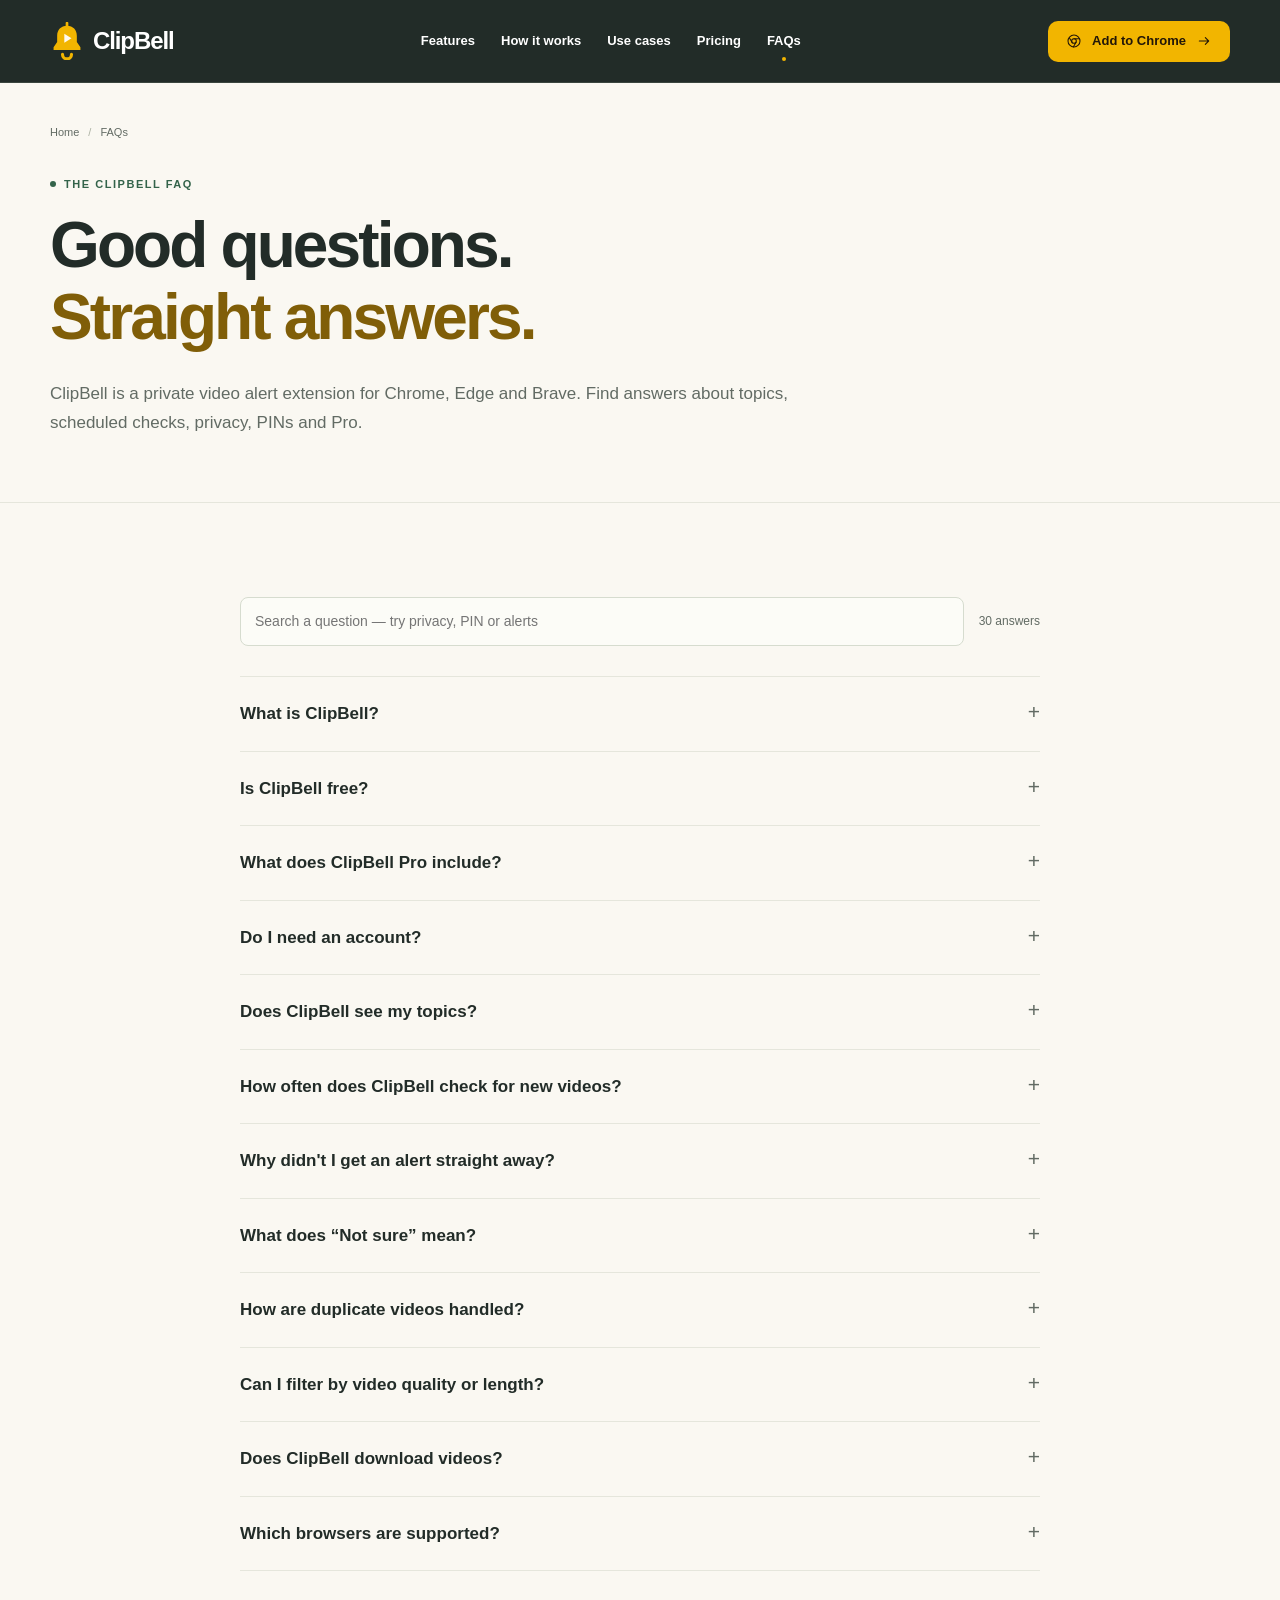
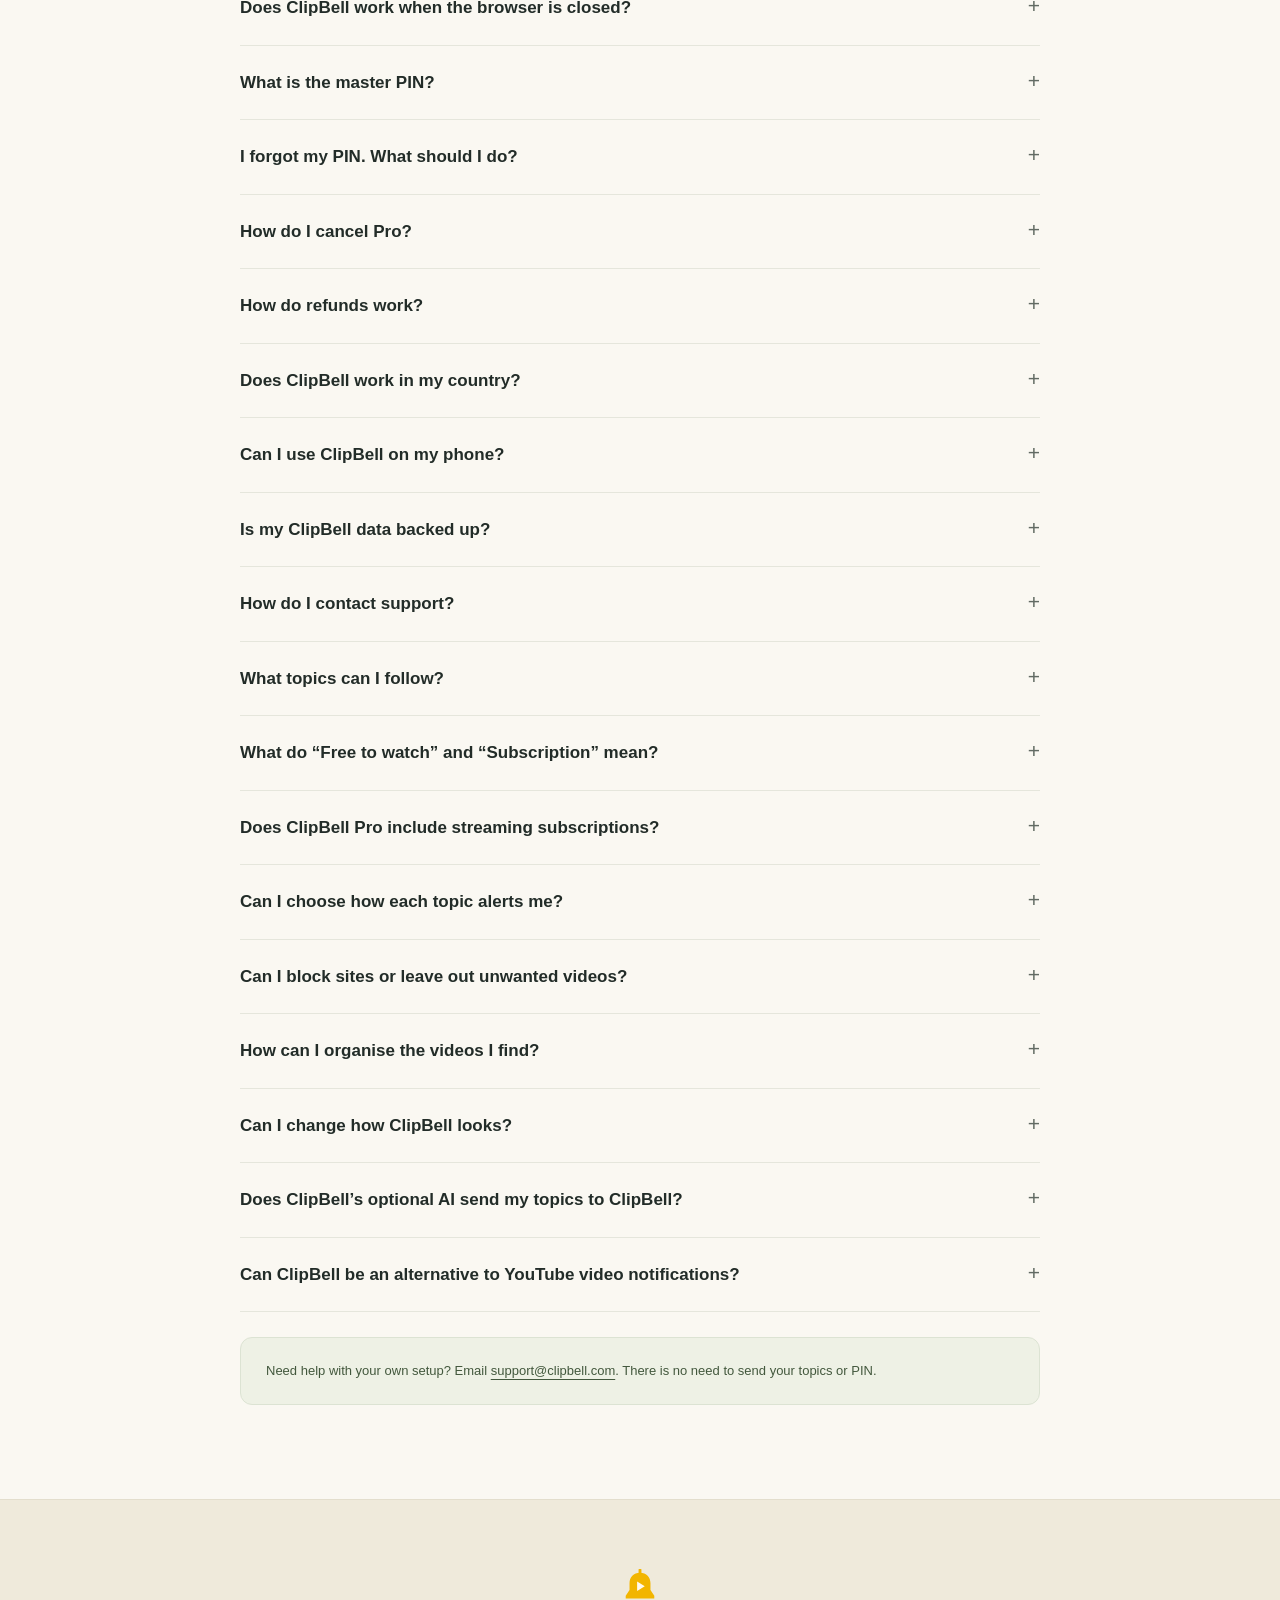
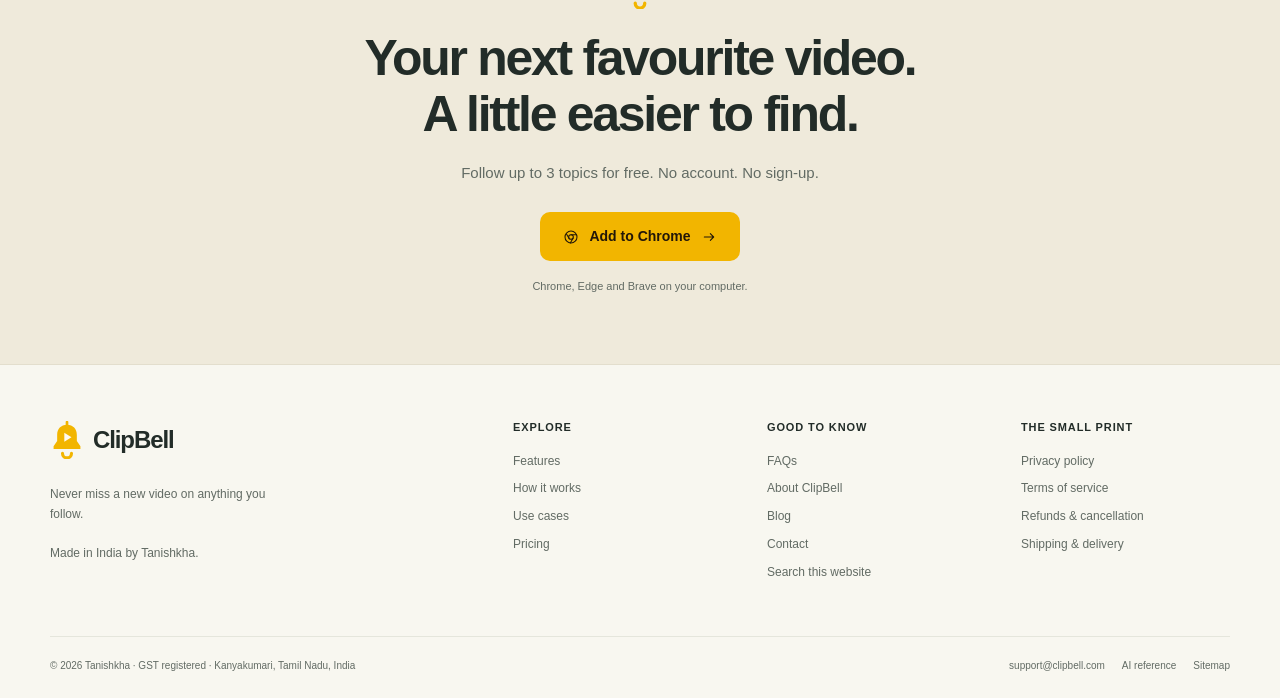
<file: faq/index.html>
<!doctype html>
<html lang="en"><head><meta charset="utf-8"><meta name="viewport" content="width=device-width, initial-scale=1"><meta name="color-scheme" content="light"><meta name="theme-color" content="#FAF8F2">
<title>ClipBell FAQ — Video Alerts, Privacy, PINs and Pro</title><meta name="description" content="Get clear answers about ClipBell video alerts, supported browsers, private topics, PINs, pricing, cancellation and refunds."><meta name="robots" content="index,follow,max-image-preview:large"><link rel="canonical" href="https://clipbell.com/faq/">
<meta property="og:type" content="website"><meta property="og:site_name" content="ClipBell"><meta property="og:locale" content="en_IN"><meta property="og:title" content="ClipBell FAQ — Video Alerts, Privacy, PINs and Pro"><meta property="og:description" content="Get clear answers about ClipBell video alerts, supported browsers, private topics, PINs, pricing, cancellation and refunds."><meta property="og:url" content="https://clipbell.com/faq/"><meta property="og:image" content="https://clipbell.com/assets/og-clipbell.png?v=dark-header-f2b500"><meta property="og:image:width" content="1200"><meta property="og:image:height" content="630"><meta property="og:image:alt" content="ClipBell mango-yellow bell on warm off-white. Never miss a new video on anything you follow.">
<meta name="twitter:card" content="summary_large_image"><meta name="twitter:title" content="ClipBell FAQ — Video Alerts, Privacy, PINs and Pro"><meta name="twitter:description" content="Get clear answers about ClipBell video alerts, supported browsers, private topics, PINs, pricing, cancellation and refunds."><meta name="twitter:image" content="https://clipbell.com/assets/og-clipbell.png?v=dark-header-f2b500"><meta name="twitter:image:alt" content="ClipBell mango-yellow bell on warm off-white. Never miss a new video on anything you follow.">
<link rel="icon" href="/assets/favicon.svg?v=dark-header-f2b500" type="image/svg+xml"><link rel="icon" href="/assets/favicon-32.png?v=dark-header-f2b500" type="image/png" sizes="32x32"><link rel="apple-touch-icon" href="/assets/apple-touch-icon.png?v=dark-header-f2b500"><link rel="stylesheet" href="/assets/site.css?v=dark-header-f2b500"><link rel="describedby" href="/llms.txt" type="text/plain"><link rel="alternate" type="text/markdown" href="/faq/index.md" title="Plain-text version of this page">
<script type="application/ld+json">{"@context":"https://schema.org","@graph":[{"@type":"Organization","@id":"https://clipbell.com/#organization","name":"Tanishkha","legalName":"Tanishkha","url":"https://clipbell.com/","brand":{"@type":"Brand","name":"ClipBell"},"logo":"https://clipbell.com/assets/clipbell-logo.svg?v=dark-header-f2b500","email":"support@clipbell.com","address":{"@type":"PostalAddress","addressLocality":"Kanyakumari","addressRegion":"Tamil Nadu","addressCountry":"IN"},"contactPoint":{"@type":"ContactPoint","contactType":"customer support","email":"support@clipbell.com","availableLanguage":"English"}},{"@type":"SoftwareApplication","@id":"https://clipbell.com/#software","name":"ClipBell","url":"https://clipbell.com/","description":"ClipBell is a browser extension for Chrome, Edge and Brave that alerts you when new videos are released on topics you follow. Topics, results and history stay in your browser on your computer.","applicationCategory":"BrowserApplication","operatingSystem":"Chrome, Edge, Brave","isAccessibleForFree":true,"publisher":{"@id":"https://clipbell.com/#organization"},"offers":[{"@type":"Offer","name":"ClipBell Free","price":0,"priceCurrency":"INR","url":"https://clipbell.com/pricing/","description":"Up to 3 topics, silent alerts and one PIN."},{"@type":"Offer","name":"ClipBell Pro — monthly — INR","price":99,"priceCurrency":"INR","url":"https://clipbell.com/pricing/","priceSpecification":{"@type":"UnitPriceSpecification","price":99,"priceCurrency":"INR","valueAddedTaxIncluded":false,"referenceQuantity":{"@type":"QuantitativeValue","value":1,"unitText":"month"}},"description":"Monthly Pro: unlimited topics, full history, master PIN and personal topics, popup and daily digest alerts, all filters and related videos. Price excludes 18% GST, which Indian buyers pay on top."},{"@type":"Offer","name":"ClipBell Pro — monthly — USD","price":2.99,"priceCurrency":"USD","url":"https://clipbell.com/pricing/","priceSpecification":{"@type":"UnitPriceSpecification","price":2.99,"priceCurrency":"USD","referenceQuantity":{"@type":"QuantitativeValue","value":1,"unitText":"month"}},"description":"Monthly Pro: unlimited topics, full history, master PIN and personal topics, popup and daily digest alerts, all filters and related videos. Outside India; no GST."},{"@type":"Offer","name":"ClipBell Pro — yearly — INR","price":990,"priceCurrency":"INR","url":"https://clipbell.com/pricing/","priceSpecification":{"@type":"UnitPriceSpecification","price":990,"priceCurrency":"INR","valueAddedTaxIncluded":false,"referenceQuantity":{"@type":"QuantitativeValue","value":1,"unitText":"year"}},"description":"Yearly Pro (2 months free: 10 months' price): unlimited topics, full history, master PIN and personal topics, popup and daily digest alerts, all filters and related videos. Price excludes 18% GST, which Indian buyers pay on top."},{"@type":"Offer","name":"ClipBell Pro — yearly — USD","price":29.9,"priceCurrency":"USD","url":"https://clipbell.com/pricing/","priceSpecification":{"@type":"UnitPriceSpecification","price":29.9,"priceCurrency":"USD","referenceQuantity":{"@type":"QuantitativeValue","value":1,"unitText":"year"}},"description":"Yearly Pro (2 months free: 10 months' price): unlimited topics, full history, master PIN and personal topics, popup and daily digest alerts, all filters and related videos. Outside India; no GST."},{"@type":"Offer","name":"ClipBell Pro — lifetime — INR","price":2999,"priceCurrency":"INR","url":"https://clipbell.com/pricing/","priceSpecification":{"@type":"UnitPriceSpecification","price":2999,"priceCurrency":"INR","valueAddedTaxIncluded":false},"description":"Founder lifetime Pro, one-time payment, limited to the first 1,000 users: unlimited topics, full history, master PIN and personal topics, popup and daily digest alerts, all filters and related videos. Price excludes 18% GST, which Indian buyers pay on top."},{"@type":"Offer","name":"ClipBell Pro — lifetime — USD","price":69,"priceCurrency":"USD","url":"https://clipbell.com/pricing/","priceSpecification":{"@type":"UnitPriceSpecification","price":69,"priceCurrency":"USD"},"description":"Founder lifetime Pro, one-time payment, limited to the first 1,000 users: unlimited topics, full history, master PIN and personal topics, popup and daily digest alerts, all filters and related videos. Outside India; no GST."}]},{"@type":"WebSite","@id":"https://clipbell.com/#website","name":"ClipBell","url":"https://clipbell.com/","publisher":{"@id":"https://clipbell.com/#organization"},"inLanguage":"en","potentialAction":{"@type":"SearchAction","target":{"@type":"EntryPoint","urlTemplate":"https://clipbell.com/search/?q={search_term_string}"},"query-input":"required name=search_term_string"}},{"@type":"BreadcrumbList","@id":"https://clipbell.com/faq/#breadcrumbs","itemListElement":[{"@type":"ListItem","position":1,"name":"Home","item":"https://clipbell.com/"},{"@type":"ListItem","position":2,"name":"FAQs","item":"https://clipbell.com/faq/"}]},{"@type":"WebPage","@id":"https://clipbell.com/faq/#webpage","name":"ClipBell FAQ — Video Alerts, Privacy, PINs and Pro","description":"Get clear answers about ClipBell video alerts, supported browsers, private topics, PINs, pricing, cancellation and refunds.","url":"https://clipbell.com/faq/","isPartOf":{"@id":"https://clipbell.com/#website"},"about":{"@id":"https://clipbell.com/#software"},"breadcrumb":{"@id":"https://clipbell.com/faq/#breadcrumbs"},"inLanguage":"en"},{"@type":"FAQPage","@id":"https://clipbell.com/faq/#faq","url":"https://clipbell.com/faq/","mainEntity":[{"@type":"Question","name":"What is ClipBell?","acceptedAnswer":{"@type":"Answer","text":"ClipBell is a browser extension for Chrome, Edge and Brave that gives you new video alerts for topics you care about. Made in India by Tanishkha, it searches the web once or twice a day and collects new results in one list on your computer."}},{"@type":"Question","name":"Is ClipBell free?","acceptedAnswer":{"@type":"Answer","text":"Yes. The Free plan includes up to 3 topics, the newest 20 videos per topic, silent alerts and one PIN. Pro adds unlimited topics, full history, more alert choices and additional features."}},{"@type":"Question","name":"What does ClipBell Pro include?","acceptedAnswer":{"@type":"Answer","text":"Pro includes unlimited topics, a master PIN for personal topics, popup and daily digest alerts, all filters and related videos. Pro is ₹99 + GST / month in India or $2.99/month outside India. Yearly Pro is ₹990 + GST or $29.90 (2 months free), and the one-time Founder lifetime plan is ₹2,999 + GST or $69, limited to the first 1,000 users. Indian buyers pay 18% GST on top. No GST outside India."}},{"@type":"Question","name":"Do I need an account?","acceptedAnswer":{"@type":"Answer","text":"No. ClipBell needs no account and no sign-up. A Pro licence key is checked without sending any of your topics."}},{"@type":"Question","name":"Does ClipBell see my topics?","acceptedAnswer":{"@type":"Answer","text":"No. Your topics, results and history stay in your browser on your computer. We never see, collect or sell them, and there is no tracking, analytics on your topics or advertising."}},{"@type":"Question","name":"How often does ClipBell check for new videos?","acceptedAnswer":{"@type":"Answer","text":"ClipBell searches the web once or twice a day. Priority topics are checked twice a day."}},{"@type":"Question","name":"Why didn't I get an alert straight away?","acceptedAnswer":{"@type":"Answer","text":"ClipBell checks on a daily schedule, so a newly released video may appear at the next check. Your alert mode and quiet hours also affect how you hear about it, and ClipBell catches up when you reopen a closed browser."}},{"@type":"Question","name":"What does “Not sure” mean?","acceptedAnswer":{"@type":"Answer","text":"“Not sure” means ClipBell cannot confidently label a result as free to watch or subscription. Open the linked site to check its current viewing requirements."}},{"@type":"Question","name":"How are duplicate videos handled?","acceptedAnswer":{"@type":"Answer","text":"Copies of the same video across different sites are grouped into one card. This keeps your list easier to scan without repeating the same video as separate results."}},{"@type":"Question","name":"Can I filter by video quality or length?","acceptedAnswer":{"@type":"Answer","text":"Yes. Pro includes filters for video quality, such as 1080p or higher, and length, such as trailer, episode or full movie. You can also filter by date or a custom date range and choose the sort order."}},{"@type":"Question","name":"Does ClipBell download videos?","acceptedAnswer":{"@type":"Answer","text":"No. ClipBell only links to videos on third-party sites. It does not host, download or copy the videos."}},{"@type":"Question","name":"Which browsers are supported?","acceptedAnswer":{"@type":"Answer","text":"ClipBell supports Chrome, Edge and Brave on your computer. Phone support is not available yet."}},{"@type":"Question","name":"Does ClipBell work when the browser is closed?","acceptedAnswer":{"@type":"Answer","text":"ClipBell catches up when you reopen your browser. You should not expect checks or alerts while the browser is closed."}},{"@type":"Question","name":"What is the master PIN?","acceptedAnswer":{"@type":"Answer","text":"The master PIN is a Pro feature for personal topics you want to keep to yourself. ClipBell also offers PIN locking, auto-lock and a quick-lock keyboard shortcut."}},{"@type":"Question","name":"I forgot my PIN. What should I do?","acceptedAnswer":{"@type":"Answer","text":"Email support@clipbell.com for guidance for your installed version before resetting ClipBell or clearing browser storage. Your topics, results and history are stored only in that browser; support does not have a remote copy."}},{"@type":"Question","name":"How do I cancel Pro?","acceptedAnswer":{"@type":"Answer","text":"You can cancel any time by emailing support@clipbell.com. The Refund & Cancellation Policy explains cancellation and refund terms."}},{"@type":"Question","name":"How do refunds work?","acceptedAnswer":{"@type":"Answer","text":"Your first Pro purchase is eligible for a full refund within 7 days. Lifetime purchases have a 14-day refund window. Later renewal periods are not refundable except where the law requires. Approved refunds are submitted to the original payment method within 5–7 business days; your bank or payment provider may take longer to credit them. See the Refund & Cancellation Policy for details."}},{"@type":"Question","name":"Does ClipBell work in my country?","acceptedAnswer":{"@type":"Answer","text":"ClipBell shows a region tag to help you see whether a video opens in your region. Availability depends on the linked site and the video, so a result may not be available in every country."}},{"@type":"Question","name":"Can I use ClipBell on my phone?","acceptedAnswer":{"@type":"Answer","text":"Not yet. ClipBell is a browser extension for Chrome, Edge and Brave on your computer."}},{"@type":"Question","name":"Is my ClipBell data backed up?","acceptedAnswer":{"@type":"Answer","text":"Your ClipBell data is stored locally in your browser, and ClipBell does not provide a remote backup service. Clearing browser storage can remove local data, so contact support before clearing it if you need help."}},{"@type":"Question","name":"How do I contact support?","acceptedAnswer":{"@type":"Answer","text":"Email support@clipbell.com or use the Contact page form to prepare an email in your email app. We aim to respond within 2 business days. ClipBell is made by Tanishkha in Kanyakumari, Tamil Nadu, India."}},{"@type":"Question","name":"What topics can I follow?","acceptedAnswer":{"@type":"Answer","text":"You can follow topics such as movies, trailers, celebrity interviews, cricket and other sports, tech launches, podcasts, shows, news, music and education. A clear topic helps ClipBell find videos that match your interests."}},{"@type":"Question","name":"What do “Free to watch” and “Subscription” mean?","acceptedAnswer":{"@type":"Answer","text":"“Free to watch” labels results identified as free to view. “Subscription” labels results that require a subscription and shows the streaming platform name. The linked site sets its own current access requirements."}},{"@type":"Question","name":"Does ClipBell Pro include streaming subscriptions?","acceptedAnswer":{"@type":"Answer","text":"No. ClipBell Pro pays for the extension's Pro features. A video marked “Subscription” opens on a separate platform, where that platform's own access requirements apply."}},{"@type":"Question","name":"Can I choose how each topic alerts me?","acceptedAnswer":{"@type":"Answer","text":"Yes. Free includes silent alerts, with a small count on the ClipBell icon when new videos collect in your list. Pro adds popup and daily digest alerts. ClipBell also has quiet hours and a sound toggle."}},{"@type":"Question","name":"Can I block sites or leave out unwanted videos?","acceptedAnswer":{"@type":"Answer","text":"Yes. ClipBell lets you block sites, exclude words such as “reaction” or “shorts”, and put trusted sources first. Pro includes all filters."}},{"@type":"Question","name":"How can I organise the videos I find?","acceptedAnswer":{"@type":"Answer","text":"You can mark videos as seen, save them to watch later, add favourites and organise them in folders. History helps you revisit previous results, and Pro includes one-tap access to related videos."}},{"@type":"Question","name":"Can I change how ClipBell looks?","acceptedAnswer":{"@type":"Answer","text":"Yes. Choose list, compact text or grid view, with thumbnails on or off. You can also personalise the toolbar icon and its name."}},{"@type":"Question","name":"Does ClipBell’s optional AI send my topics to ClipBell?","acceptedAnswer":{"@type":"Answer","text":"No. Optional on-device AI improves matching on your computer without sending data to ClipBell. This option is available only when your browser supports it."}},{"@type":"Question","name":"Can ClipBell be an alternative to YouTube video notifications?","acceptedAnswer":{"@type":"Answer","text":"ClipBell offers another way to follow videos: topic-based alerts for publicly available videos across the web. It gives you one place to check for a movie, team or tech launch, but it does not guarantee coverage of every video on any platform."}}]}]}</script><script src="/assets/site.js" defer></script></head>
<body><a href="#main" class="skip-link">Skip to content</a>
<header class="site-header"><div class="container header-row">
<a href="/" class="wordmark" aria-label="ClipBell home"><svg class="brand-icon" viewBox="0 0 38 42" fill="none" aria-hidden="true"><path d="M19 4c-6.8 0-11 4.8-11 11v7l-4 6v3h30v-3l-4-6v-7C30 8.8 25.8 4 19 4Z" fill="currentColor"/><path d="M14 36a5 5 0 0 0 10 0" stroke="currentColor" stroke-width="3.5" stroke-linecap="round"/><path d="m16 13 8 5-8 5V13Z" fill="#fffaf0"/><path d="M19 1v4" stroke="currentColor" stroke-width="3" stroke-linecap="round"/></svg><span>ClipBell</span></a>
<nav class="nav" id="main-navigation" aria-label="Main navigation"><a href="/features/">Features</a><a href="/how-it-works/">How it works</a><a href="/use-cases/">Use cases</a><a href="/pricing/">Pricing</a><a href="/faq/" aria-current="page">FAQs</a></nav>
<div class="header-actions"><a class="button button-sm" href="/#install-info" data-launch="install" data-placeholder="install-link-pending"><svg class="icon icon-sm" viewBox="0 0 24 24" fill="none" stroke="currentColor" stroke-width="1.6" stroke-linecap="round" stroke-linejoin="round" aria-hidden="true"><circle cx="12" cy="12" r="9"/><circle cx="12" cy="12" r="3.5"/><path d="M12 8.5h8M9 14l-4-7m10 7-4 7"/></svg>Add to Chrome<svg class="icon icon-sm" viewBox="0 0 24 24" fill="none" stroke="currentColor" stroke-width="1.6" stroke-linecap="round" stroke-linejoin="round" aria-hidden="true"><path d="M5 12h14m-5-5 5 5-5 5"/></svg></a><button class="menu-toggle" id="menu-toggle" type="button" aria-label="Toggle navigation" aria-controls="main-navigation" aria-expanded="false"><svg class="icon" viewBox="0 0 24 24" fill="none" stroke="currentColor" stroke-width="1.6" stroke-linecap="round" stroke-linejoin="round" aria-hidden="true"><path d="M4 7h16M4 12h16M4 17h16"/></svg></button></div>
</div></header><main id="main"><section class="page-hero"><div class="container"><ol class="breadcrumbs" aria-label="Breadcrumb"><li><a href="/">Home</a></li><li aria-current="page">FAQs</li></ol><p class="eyebrow">The ClipBell FAQ</p><h1>Good questions.<br><span class="accent">Straight answers.</span></h1><p class="lead">ClipBell is a private video alert extension for Chrome, Edge and Brave. Find answers about topics, scheduled checks, privacy, PINs and Pro.</p></div></section><section class="section"><div class="container narrow"><div class="faq-tools"><label class="sr-only" for="faq-search">Search questions and answers</label><input id="faq-search" class="search-input" type="search" placeholder="Search a question — try privacy, PIN or alerts" autocomplete="off"><span id="faq-count" role="status">30 answers</span></div><h2 class="sr-only">What would you like to know about ClipBell?</h2><p id="faq-empty" class="empty" hidden>No matching questions yet. Try another word, or <a href="/contact/">contact us</a>.</p><div class="faq-list faq-full"><details data-faq id="answer-1"><summary>What is ClipBell?</summary><div class="answer"><p>ClipBell is a browser extension for Chrome, Edge and Brave that gives you new video alerts for topics you care about. Made in India by Tanishkha, it searches the web once or twice a day and collects new results in one list on your computer.</p></div></details><details data-faq id="answer-2"><summary>Is ClipBell free?</summary><div class="answer"><p>Yes. The Free plan includes up to 3 topics, the newest 20 videos per topic, silent alerts and one PIN. Pro adds unlimited topics, full history, more alert choices and additional features.</p></div></details><details data-faq id="answer-3"><summary>What does ClipBell Pro include?</summary><div class="answer"><p>Pro includes unlimited topics, a master PIN for personal topics, popup and daily digest alerts, all filters and related videos. Pro is ₹99 + GST / month in India or $2.99/month outside India. Yearly Pro is ₹990 + GST or $29.90 (2 months free), and the one-time Founder lifetime plan is ₹2,999 + GST or $69, limited to the first 1,000 users. Indian buyers pay 18% GST on top. No GST outside India.</p></div></details><details data-faq id="answer-4"><summary>Do I need an account?</summary><div class="answer"><p>No. ClipBell needs no account and no sign-up. A Pro licence key is checked without sending any of your topics.</p></div></details><details data-faq id="answer-5"><summary>Does ClipBell see my topics?</summary><div class="answer"><p>No. Your topics, results and history stay in your browser on your computer. We never see, collect or sell them, and there is no tracking, analytics on your topics or advertising.</p></div></details><details data-faq id="answer-6"><summary>How often does ClipBell check for new videos?</summary><div class="answer"><p>ClipBell searches the web once or twice a day. Priority topics are checked twice a day.</p></div></details><details data-faq id="answer-7"><summary>Why didn&#x27;t I get an alert straight away?</summary><div class="answer"><p>ClipBell checks on a daily schedule, so a newly released video may appear at the next check. Your alert mode and quiet hours also affect how you hear about it, and ClipBell catches up when you reopen a closed browser.</p></div></details><details data-faq id="answer-8"><summary>What does “Not sure” mean?</summary><div class="answer"><p>“Not sure” means ClipBell cannot confidently label a result as free to watch or subscription. Open the linked site to check its current viewing requirements.</p></div></details><details data-faq id="answer-9"><summary>How are duplicate videos handled?</summary><div class="answer"><p>Copies of the same video across different sites are grouped into one card. This keeps your list easier to scan without repeating the same video as separate results.</p></div></details><details data-faq id="answer-10"><summary>Can I filter by video quality or length?</summary><div class="answer"><p>Yes. Pro includes filters for video quality, such as 1080p or higher, and length, such as trailer, episode or full movie. You can also filter by date or a custom date range and choose the sort order.</p></div></details><details data-faq id="answer-11"><summary>Does ClipBell download videos?</summary><div class="answer"><p>No. ClipBell only links to videos on third-party sites. It does not host, download or copy the videos.</p></div></details><details data-faq id="answer-12"><summary>Which browsers are supported?</summary><div class="answer"><p>ClipBell supports Chrome, Edge and Brave on your computer. Phone support is not available yet.</p></div></details><details data-faq id="answer-13"><summary>Does ClipBell work when the browser is closed?</summary><div class="answer"><p>ClipBell catches up when you reopen your browser. You should not expect checks or alerts while the browser is closed.</p></div></details><details data-faq id="answer-14"><summary>What is the master PIN?</summary><div class="answer"><p>The master PIN is a Pro feature for personal topics you want to keep to yourself. ClipBell also offers PIN locking, auto-lock and a quick-lock keyboard shortcut.</p></div></details><details data-faq id="answer-15"><summary>I forgot my PIN. What should I do?</summary><div class="answer"><p>Email support@clipbell.com for guidance for your installed version before resetting ClipBell or clearing browser storage. Your topics, results and history are stored only in that browser; support does not have a remote copy.</p></div></details><details data-faq id="answer-16"><summary>How do I cancel Pro?</summary><div class="answer"><p>You can cancel any time by emailing support@clipbell.com. The Refund &amp; Cancellation Policy explains cancellation and refund terms.</p></div></details><details data-faq id="answer-17"><summary>How do refunds work?</summary><div class="answer"><p>Your first Pro purchase is eligible for a full refund within 7 days. Lifetime purchases have a 14-day refund window. Later renewal periods are not refundable except where the law requires. Approved refunds are submitted to the original payment method within 5–7 business days; your bank or payment provider may take longer to credit them. See the Refund &amp; Cancellation Policy for details.</p></div></details><details data-faq id="answer-18"><summary>Does ClipBell work in my country?</summary><div class="answer"><p>ClipBell shows a region tag to help you see whether a video opens in your region. Availability depends on the linked site and the video, so a result may not be available in every country.</p></div></details><details data-faq id="answer-19"><summary>Can I use ClipBell on my phone?</summary><div class="answer"><p>Not yet. ClipBell is a browser extension for Chrome, Edge and Brave on your computer.</p></div></details><details data-faq id="answer-20"><summary>Is my ClipBell data backed up?</summary><div class="answer"><p>Your ClipBell data is stored locally in your browser, and ClipBell does not provide a remote backup service. Clearing browser storage can remove local data, so contact support before clearing it if you need help.</p></div></details><details data-faq id="answer-21"><summary>How do I contact support?</summary><div class="answer"><p>Email support@clipbell.com or use the Contact page form to prepare an email in your email app. We aim to respond within 2 business days. ClipBell is made by Tanishkha in Kanyakumari, Tamil Nadu, India.</p></div></details><details data-faq id="answer-22"><summary>What topics can I follow?</summary><div class="answer"><p>You can follow topics such as movies, trailers, celebrity interviews, cricket and other sports, tech launches, podcasts, shows, news, music and education. A clear topic helps ClipBell find videos that match your interests.</p></div></details><details data-faq id="answer-23"><summary>What do “Free to watch” and “Subscription” mean?</summary><div class="answer"><p>“Free to watch” labels results identified as free to view. “Subscription” labels results that require a subscription and shows the streaming platform name. The linked site sets its own current access requirements.</p></div></details><details data-faq id="answer-24"><summary>Does ClipBell Pro include streaming subscriptions?</summary><div class="answer"><p>No. ClipBell Pro pays for the extension&#x27;s Pro features. A video marked “Subscription” opens on a separate platform, where that platform&#x27;s own access requirements apply.</p></div></details><details data-faq id="answer-25"><summary>Can I choose how each topic alerts me?</summary><div class="answer"><p>Yes. Free includes silent alerts, with a small count on the ClipBell icon when new videos collect in your list. Pro adds popup and daily digest alerts. ClipBell also has quiet hours and a sound toggle.</p></div></details><details data-faq id="answer-26"><summary>Can I block sites or leave out unwanted videos?</summary><div class="answer"><p>Yes. ClipBell lets you block sites, exclude words such as “reaction” or “shorts”, and put trusted sources first. Pro includes all filters.</p></div></details><details data-faq id="answer-27"><summary>How can I organise the videos I find?</summary><div class="answer"><p>You can mark videos as seen, save them to watch later, add favourites and organise them in folders. History helps you revisit previous results, and Pro includes one-tap access to related videos.</p></div></details><details data-faq id="answer-28"><summary>Can I change how ClipBell looks?</summary><div class="answer"><p>Yes. Choose list, compact text or grid view, with thumbnails on or off. You can also personalise the toolbar icon and its name.</p></div></details><details data-faq id="answer-29"><summary>Does ClipBell’s optional AI send my topics to ClipBell?</summary><div class="answer"><p>No. Optional on-device AI improves matching on your computer without sending data to ClipBell. This option is available only when your browser supports it.</p></div></details><details data-faq id="answer-30"><summary>Can ClipBell be an alternative to YouTube video notifications?</summary><div class="answer"><p>ClipBell offers another way to follow videos: topic-based alerts for publicly available videos across the web. It gives you one place to check for a movie, team or tech launch, but it does not guarantee coverage of every video on any platform.</p></div></details></div><div class="callout"><p>Need help with your own setup? Email <a href="mailto:support@clipbell.com">support@clipbell.com</a>. There is no need to send your topics or PIN.</p></div></div></section><section class="cta" id="install-info"><div class="container"><svg class="bell-large" viewBox="0 0 38 42" fill="none" aria-hidden="true"><path d="M19 4c-6.8 0-11 4.8-11 11v7l-4 6v3h30v-3l-4-6v-7C30 8.8 25.8 4 19 4Z" fill="currentColor"/><path d="M14 36a5 5 0 0 0 10 0" stroke="currentColor" stroke-width="3.5" stroke-linecap="round"/><path d="m16 13 8 5-8 5V13Z" fill="#fffaf0"/><path d="M19 1v4" stroke="currentColor" stroke-width="3" stroke-linecap="round"/></svg><h2>Your next favourite video.<br>A little easier to find.</h2><p>Follow up to 3 topics for free. No account. No sign-up.</p><a class="button " href="/#install-info" data-launch="install" data-placeholder="install-link-pending"><svg class="icon icon-sm" viewBox="0 0 24 24" fill="none" stroke="currentColor" stroke-width="1.6" stroke-linecap="round" stroke-linejoin="round" aria-hidden="true"><circle cx="12" cy="12" r="9"/><circle cx="12" cy="12" r="3.5"/><path d="M12 8.5h8M9 14l-4-7m10 7-4 7"/></svg>Add to Chrome<svg class="icon icon-sm" viewBox="0 0 24 24" fill="none" stroke="currentColor" stroke-width="1.6" stroke-linecap="round" stroke-linejoin="round" aria-hidden="true"><path d="M5 12h14m-5-5 5 5-5 5"/></svg></a><p class="small">Chrome, Edge and Brave on your computer.</p><noscript><p class="noscript-note">The install link is coming soon. <a href="/contact/">Contact us for help.</a></p></noscript></div></section></main><footer class="site-footer"><div class="container"><div class="footer-grid"><div class="footer-brand"><a href="/" class="wordmark" aria-label="ClipBell home"><svg class="brand-icon" viewBox="0 0 38 42" fill="none" aria-hidden="true"><path d="M19 4c-6.8 0-11 4.8-11 11v7l-4 6v3h30v-3l-4-6v-7C30 8.8 25.8 4 19 4Z" fill="currentColor"/><path d="M14 36a5 5 0 0 0 10 0" stroke="currentColor" stroke-width="3.5" stroke-linecap="round"/><path d="m16 13 8 5-8 5V13Z" fill="#fffaf0"/><path d="M19 1v4" stroke="currentColor" stroke-width="3" stroke-linecap="round"/></svg><span>ClipBell</span></a><p>Never miss a new video on anything you follow.<br><br>Made in India by Tanishkha.</p></div><div class="footer-group"><h2>Explore</h2><ul><li><a href="/features/">Features</a></li><li><a href="/how-it-works/">How it works</a></li><li><a href="/use-cases/">Use cases</a></li><li><a href="/pricing/">Pricing</a></li></ul></div><div class="footer-group"><h2>Good to know</h2><ul><li><a href="/faq/">FAQs</a></li><li><a href="/about/">About ClipBell</a></li><li><a href="/blog/">Blog</a></li><li><a href="/contact/">Contact</a></li><li><a href="/search/">Search this website</a></li></ul></div><div class="footer-group"><h2>The small print</h2><ul><li><a href="/privacy/">Privacy policy</a></li><li><a href="/terms/">Terms of service</a></li><li><a href="/refund-policy/">Refunds & cancellation</a></li><li><a href="/shipping-policy/">Shipping & delivery</a></li></ul></div></div><div class="footer-bottom"><p>© 2026 Tanishkha · GST registered · Kanyakumari, Tamil Nadu, India</p><div class="footer-small-links"><a href="mailto:support@clipbell.com">support@clipbell.com</a><a href="/llms.txt">AI reference</a><a href="/sitemap.xml">Sitemap</a></div></div></div></footer><dialog id="launch-notice" class="notice-dialog" aria-labelledby="notice-heading" aria-describedby="notice-text"><svg class="brand-icon" viewBox="0 0 38 42" fill="none" aria-hidden="true"><path d="M19 4c-6.8 0-11 4.8-11 11v7l-4 6v3h30v-3l-4-6v-7C30 8.8 25.8 4 19 4Z" fill="currentColor"/><path d="M14 36a5 5 0 0 0 10 0" stroke="currentColor" stroke-width="3.5" stroke-linecap="round"/><path d="m16 13 8 5-8 5V13Z" fill="#fffaf0"/><path d="M19 1v4" stroke="currentColor" stroke-width="3" stroke-linecap="round"/></svg><h2 id="notice-heading">The install link is being finalised.</h2><p id="notice-text">The official extension listing needs to be added before installation is available here.</p><code id="notice-value">Coming soon</code><div class="actions"><button id="notice-close" type="button" class="button button-dark">Got it</button><a href="/contact/" class="text-link">Contact ClipBell</a></div></dialog></body></html>
</file>
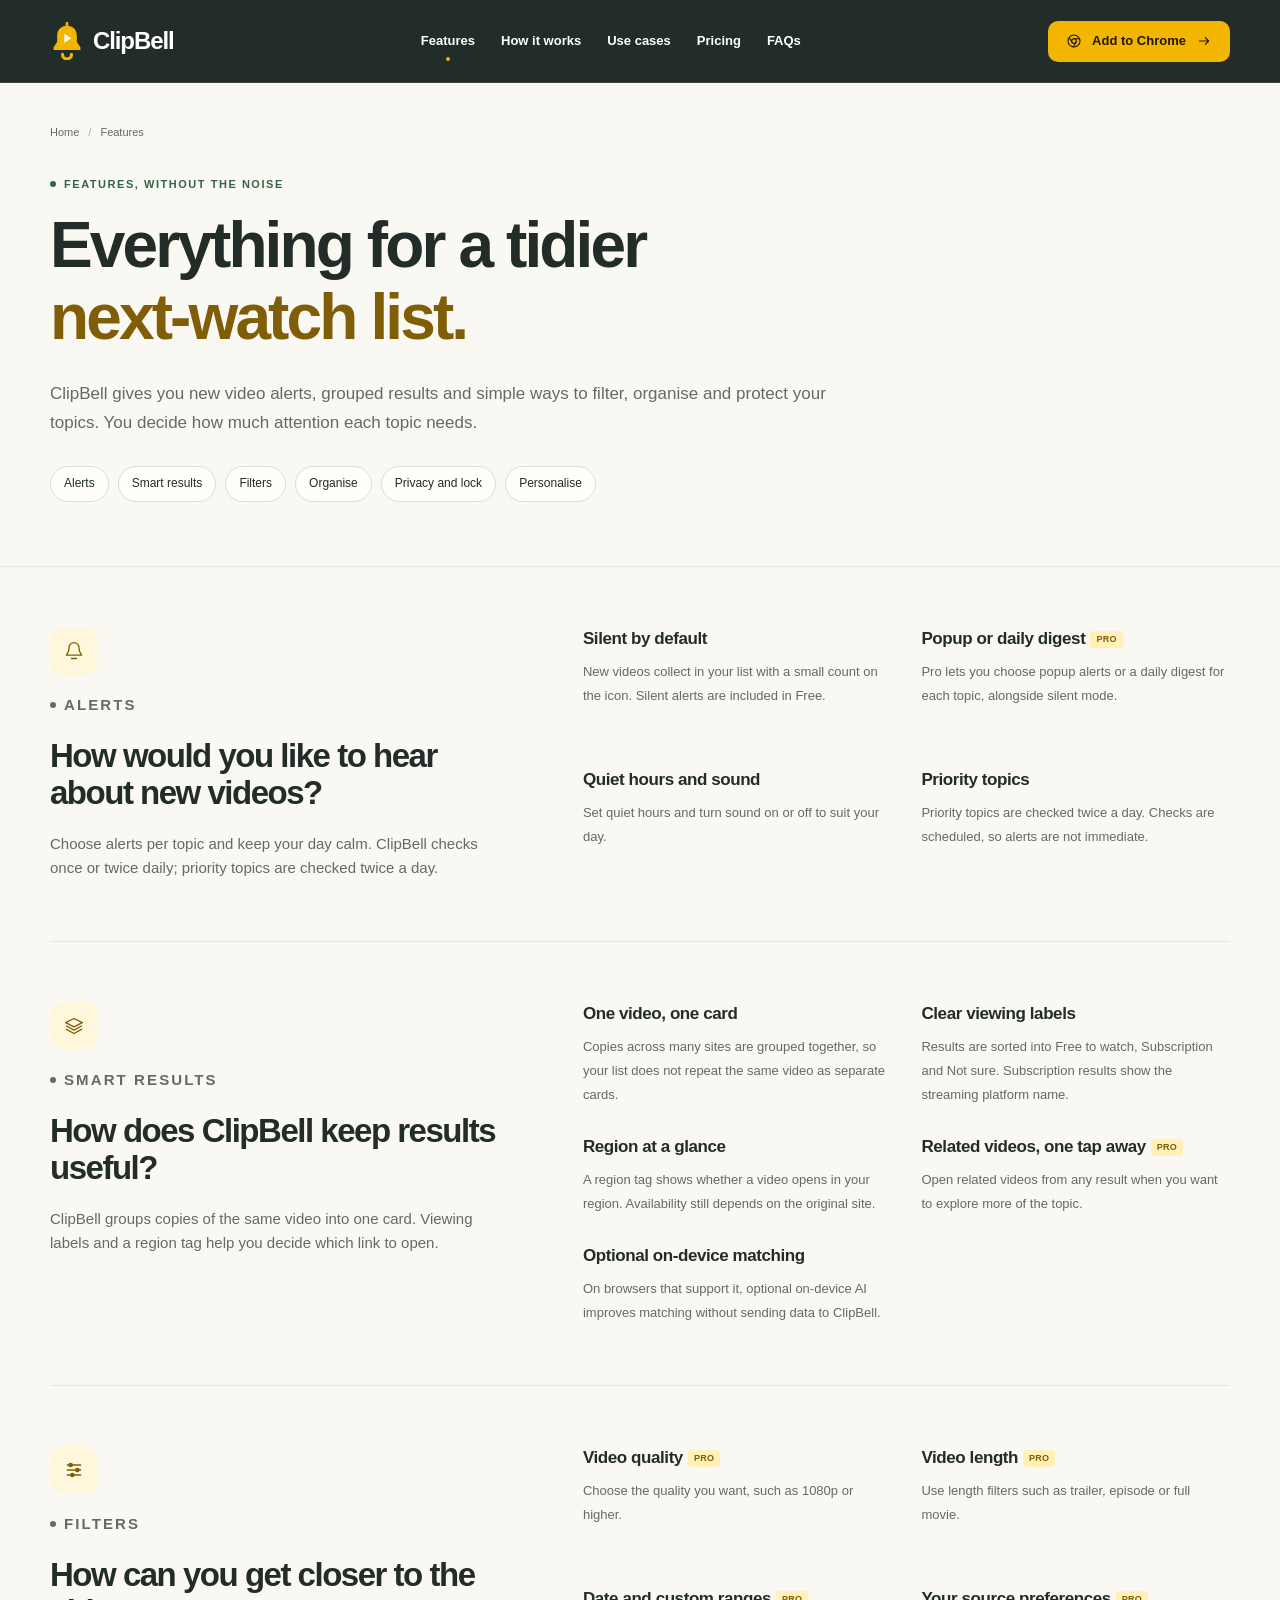
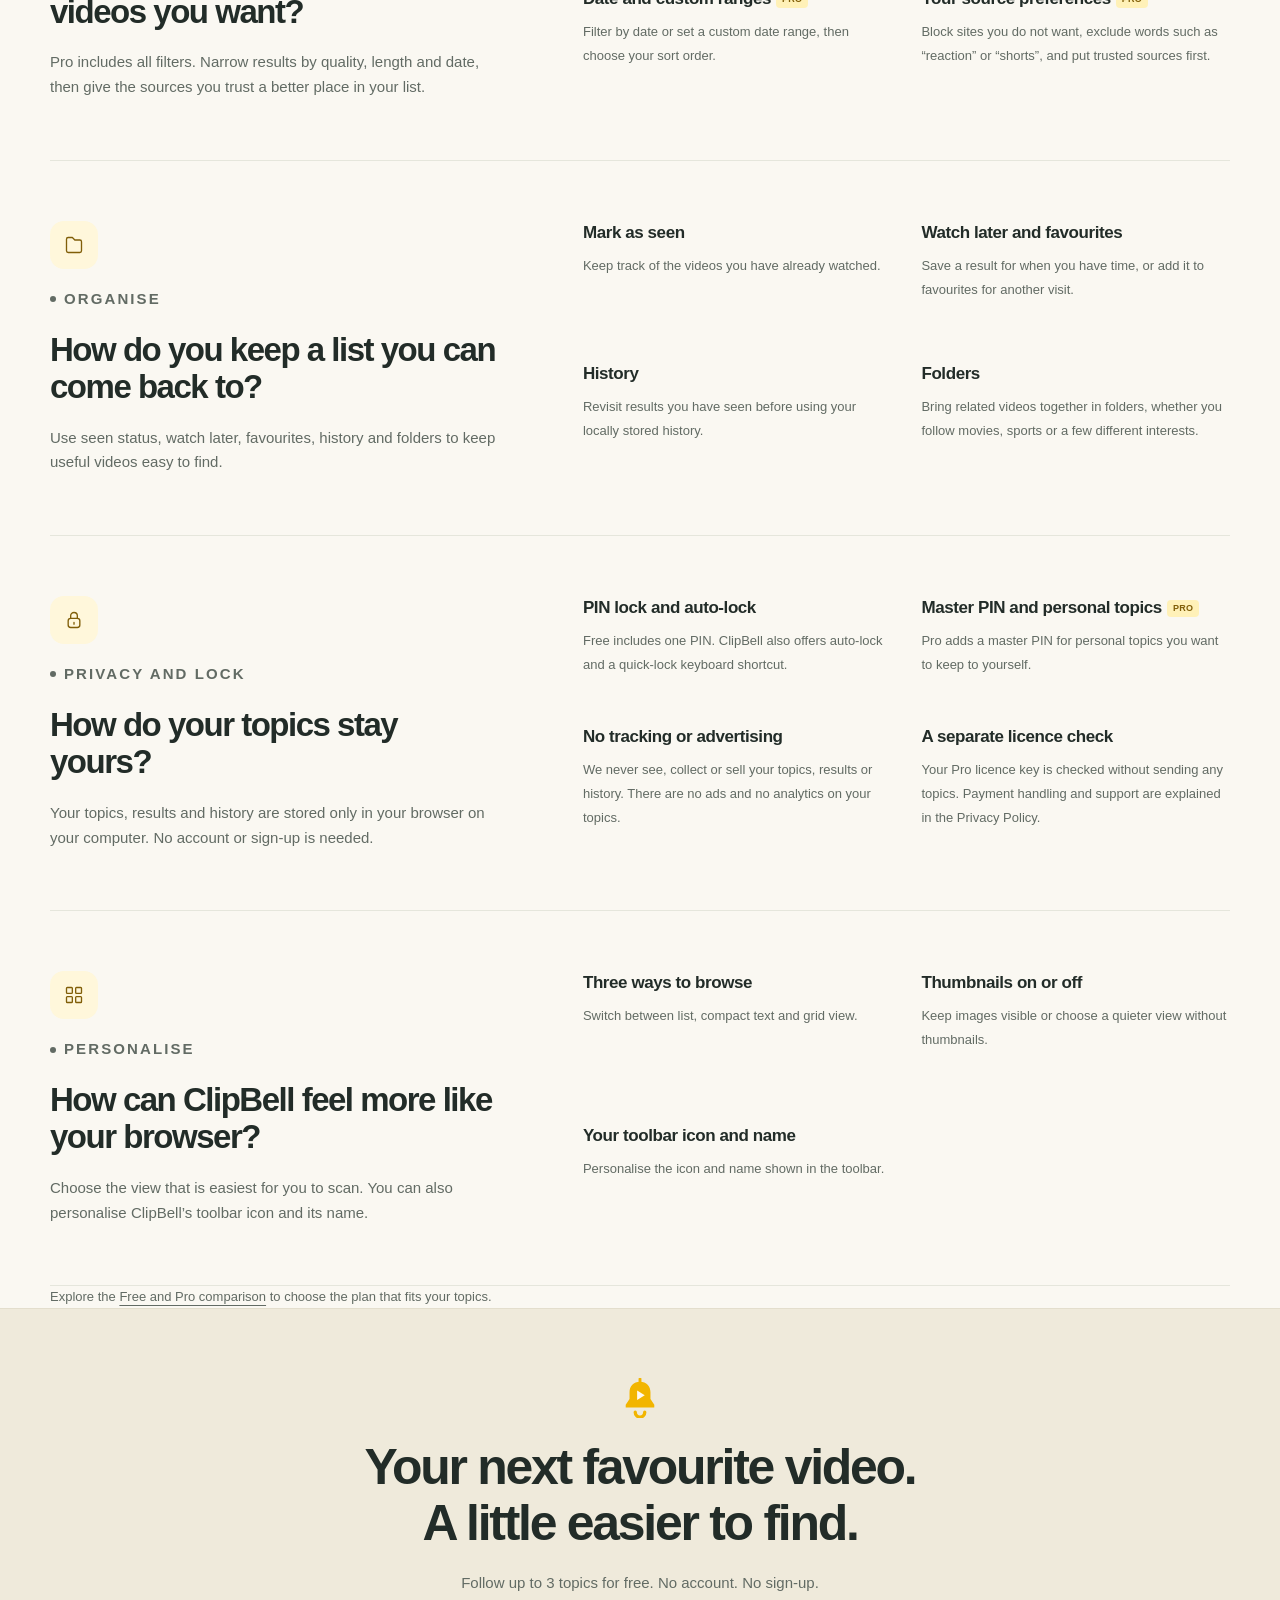
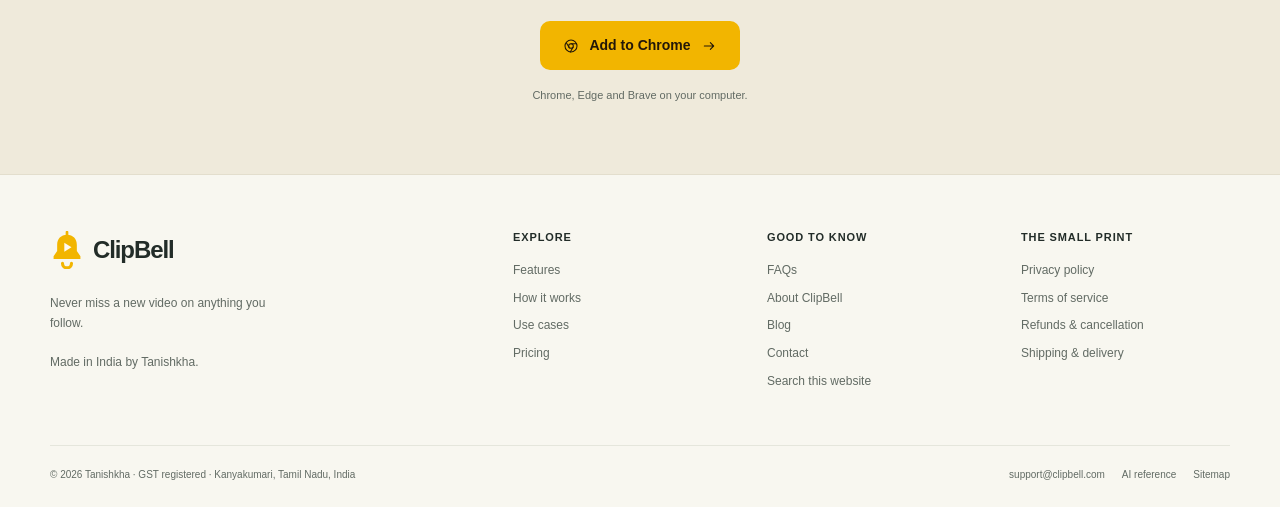
<file: features/index.html>
<!doctype html>
<html lang="en"><head><meta charset="utf-8"><meta name="viewport" content="width=device-width, initial-scale=1"><meta name="color-scheme" content="light"><meta name="theme-color" content="#FAF8F2">
<title>ClipBell Features — Smart, Private Video Alerts</title><meta name="description" content="Explore ClipBell alerts, grouped video results, quality filters, folders, PIN locks and personalisation. Follow videos with less clutter."><meta name="robots" content="index,follow,max-image-preview:large"><link rel="canonical" href="https://clipbell.com/features/">
<meta property="og:type" content="website"><meta property="og:site_name" content="ClipBell"><meta property="og:locale" content="en_IN"><meta property="og:title" content="ClipBell Features — Smart, Private Video Alerts"><meta property="og:description" content="Explore ClipBell alerts, grouped video results, quality filters, folders, PIN locks and personalisation. Follow videos with less clutter."><meta property="og:url" content="https://clipbell.com/features/"><meta property="og:image" content="https://clipbell.com/assets/og-clipbell.png?v=dark-header-f2b500"><meta property="og:image:width" content="1200"><meta property="og:image:height" content="630"><meta property="og:image:alt" content="ClipBell mango-yellow bell on warm off-white. Never miss a new video on anything you follow.">
<meta name="twitter:card" content="summary_large_image"><meta name="twitter:title" content="ClipBell Features — Smart, Private Video Alerts"><meta name="twitter:description" content="Explore ClipBell alerts, grouped video results, quality filters, folders, PIN locks and personalisation. Follow videos with less clutter."><meta name="twitter:image" content="https://clipbell.com/assets/og-clipbell.png?v=dark-header-f2b500"><meta name="twitter:image:alt" content="ClipBell mango-yellow bell on warm off-white. Never miss a new video on anything you follow.">
<link rel="icon" href="/assets/favicon.svg?v=dark-header-f2b500" type="image/svg+xml"><link rel="icon" href="/assets/favicon-32.png?v=dark-header-f2b500" type="image/png" sizes="32x32"><link rel="apple-touch-icon" href="/assets/apple-touch-icon.png?v=dark-header-f2b500"><link rel="stylesheet" href="/assets/site.css?v=dark-header-f2b500"><link rel="describedby" href="/llms.txt" type="text/plain"><link rel="alternate" type="text/markdown" href="/features/index.md" title="Plain-text version of this page">
<script type="application/ld+json">{"@context":"https://schema.org","@graph":[{"@type":"Organization","@id":"https://clipbell.com/#organization","name":"Tanishkha","legalName":"Tanishkha","url":"https://clipbell.com/","brand":{"@type":"Brand","name":"ClipBell"},"logo":"https://clipbell.com/assets/clipbell-logo.svg?v=dark-header-f2b500","email":"support@clipbell.com","address":{"@type":"PostalAddress","addressLocality":"Kanyakumari","addressRegion":"Tamil Nadu","addressCountry":"IN"},"contactPoint":{"@type":"ContactPoint","contactType":"customer support","email":"support@clipbell.com","availableLanguage":"English"}},{"@type":"SoftwareApplication","@id":"https://clipbell.com/#software","name":"ClipBell","url":"https://clipbell.com/","description":"ClipBell is a browser extension for Chrome, Edge and Brave that alerts you when new videos are released on topics you follow. Topics, results and history stay in your browser on your computer.","applicationCategory":"BrowserApplication","operatingSystem":"Chrome, Edge, Brave","isAccessibleForFree":true,"publisher":{"@id":"https://clipbell.com/#organization"},"offers":[{"@type":"Offer","name":"ClipBell Free","price":0,"priceCurrency":"INR","url":"https://clipbell.com/pricing/","description":"Up to 3 topics, silent alerts and one PIN."},{"@type":"Offer","name":"ClipBell Pro — monthly — INR","price":99,"priceCurrency":"INR","url":"https://clipbell.com/pricing/","priceSpecification":{"@type":"UnitPriceSpecification","price":99,"priceCurrency":"INR","valueAddedTaxIncluded":false,"referenceQuantity":{"@type":"QuantitativeValue","value":1,"unitText":"month"}},"description":"Monthly Pro: unlimited topics, full history, master PIN and personal topics, popup and daily digest alerts, all filters and related videos. Price excludes 18% GST, which Indian buyers pay on top."},{"@type":"Offer","name":"ClipBell Pro — monthly — USD","price":2.99,"priceCurrency":"USD","url":"https://clipbell.com/pricing/","priceSpecification":{"@type":"UnitPriceSpecification","price":2.99,"priceCurrency":"USD","referenceQuantity":{"@type":"QuantitativeValue","value":1,"unitText":"month"}},"description":"Monthly Pro: unlimited topics, full history, master PIN and personal topics, popup and daily digest alerts, all filters and related videos. Outside India; no GST."},{"@type":"Offer","name":"ClipBell Pro — yearly — INR","price":990,"priceCurrency":"INR","url":"https://clipbell.com/pricing/","priceSpecification":{"@type":"UnitPriceSpecification","price":990,"priceCurrency":"INR","valueAddedTaxIncluded":false,"referenceQuantity":{"@type":"QuantitativeValue","value":1,"unitText":"year"}},"description":"Yearly Pro (2 months free: 10 months' price): unlimited topics, full history, master PIN and personal topics, popup and daily digest alerts, all filters and related videos. Price excludes 18% GST, which Indian buyers pay on top."},{"@type":"Offer","name":"ClipBell Pro — yearly — USD","price":29.9,"priceCurrency":"USD","url":"https://clipbell.com/pricing/","priceSpecification":{"@type":"UnitPriceSpecification","price":29.9,"priceCurrency":"USD","referenceQuantity":{"@type":"QuantitativeValue","value":1,"unitText":"year"}},"description":"Yearly Pro (2 months free: 10 months' price): unlimited topics, full history, master PIN and personal topics, popup and daily digest alerts, all filters and related videos. Outside India; no GST."},{"@type":"Offer","name":"ClipBell Pro — lifetime — INR","price":2999,"priceCurrency":"INR","url":"https://clipbell.com/pricing/","priceSpecification":{"@type":"UnitPriceSpecification","price":2999,"priceCurrency":"INR","valueAddedTaxIncluded":false},"description":"Founder lifetime Pro, one-time payment, limited to the first 1,000 users: unlimited topics, full history, master PIN and personal topics, popup and daily digest alerts, all filters and related videos. Price excludes 18% GST, which Indian buyers pay on top."},{"@type":"Offer","name":"ClipBell Pro — lifetime — USD","price":69,"priceCurrency":"USD","url":"https://clipbell.com/pricing/","priceSpecification":{"@type":"UnitPriceSpecification","price":69,"priceCurrency":"USD"},"description":"Founder lifetime Pro, one-time payment, limited to the first 1,000 users: unlimited topics, full history, master PIN and personal topics, popup and daily digest alerts, all filters and related videos. Outside India; no GST."}]},{"@type":"WebSite","@id":"https://clipbell.com/#website","name":"ClipBell","url":"https://clipbell.com/","publisher":{"@id":"https://clipbell.com/#organization"},"inLanguage":"en","potentialAction":{"@type":"SearchAction","target":{"@type":"EntryPoint","urlTemplate":"https://clipbell.com/search/?q={search_term_string}"},"query-input":"required name=search_term_string"}},{"@type":"BreadcrumbList","@id":"https://clipbell.com/features/#breadcrumbs","itemListElement":[{"@type":"ListItem","position":1,"name":"Home","item":"https://clipbell.com/"},{"@type":"ListItem","position":2,"name":"Features","item":"https://clipbell.com/features/"}]},{"@type":"WebPage","@id":"https://clipbell.com/features/#webpage","name":"ClipBell Features — Smart, Private Video Alerts","description":"Explore ClipBell alerts, grouped video results, quality filters, folders, PIN locks and personalisation. Follow videos with less clutter.","url":"https://clipbell.com/features/","isPartOf":{"@id":"https://clipbell.com/#website"},"about":{"@id":"https://clipbell.com/#software"},"breadcrumb":{"@id":"https://clipbell.com/features/#breadcrumbs"},"inLanguage":"en"}]}</script><script src="/assets/site.js" defer></script></head>
<body><a href="#main" class="skip-link">Skip to content</a>
<header class="site-header"><div class="container header-row">
<a href="/" class="wordmark" aria-label="ClipBell home"><svg class="brand-icon" viewBox="0 0 38 42" fill="none" aria-hidden="true"><path d="M19 4c-6.8 0-11 4.8-11 11v7l-4 6v3h30v-3l-4-6v-7C30 8.8 25.8 4 19 4Z" fill="currentColor"/><path d="M14 36a5 5 0 0 0 10 0" stroke="currentColor" stroke-width="3.5" stroke-linecap="round"/><path d="m16 13 8 5-8 5V13Z" fill="#fffaf0"/><path d="M19 1v4" stroke="currentColor" stroke-width="3" stroke-linecap="round"/></svg><span>ClipBell</span></a>
<nav class="nav" id="main-navigation" aria-label="Main navigation"><a href="/features/" aria-current="page">Features</a><a href="/how-it-works/">How it works</a><a href="/use-cases/">Use cases</a><a href="/pricing/">Pricing</a><a href="/faq/">FAQs</a></nav>
<div class="header-actions"><a class="button button-sm" href="/#install-info" data-launch="install" data-placeholder="install-link-pending"><svg class="icon icon-sm" viewBox="0 0 24 24" fill="none" stroke="currentColor" stroke-width="1.6" stroke-linecap="round" stroke-linejoin="round" aria-hidden="true"><circle cx="12" cy="12" r="9"/><circle cx="12" cy="12" r="3.5"/><path d="M12 8.5h8M9 14l-4-7m10 7-4 7"/></svg>Add to Chrome<svg class="icon icon-sm" viewBox="0 0 24 24" fill="none" stroke="currentColor" stroke-width="1.6" stroke-linecap="round" stroke-linejoin="round" aria-hidden="true"><path d="M5 12h14m-5-5 5 5-5 5"/></svg></a><button class="menu-toggle" id="menu-toggle" type="button" aria-label="Toggle navigation" aria-controls="main-navigation" aria-expanded="false"><svg class="icon" viewBox="0 0 24 24" fill="none" stroke="currentColor" stroke-width="1.6" stroke-linecap="round" stroke-linejoin="round" aria-hidden="true"><path d="M4 7h16M4 12h16M4 17h16"/></svg></button></div>
</div></header><main id="main"><section class="page-hero"><div class="container"><ol class="breadcrumbs" aria-label="Breadcrumb"><li><a href="/">Home</a></li><li aria-current="page">Features</li></ol><p class="eyebrow">Features, without the noise</p><h1>Everything for a tidier<br><span class="accent">next-watch list.</span></h1><p class="lead">ClipBell gives you new video alerts, grouped results and simple ways to filter, organise and protect your topics. You decide how much attention each topic needs.</p><div class="jump-links"><a href="#alerts">Alerts</a><a href="#smart-results">Smart results</a><a href="#filters">Filters</a><a href="#organise">Organise</a><a href="#privacy-lock">Privacy and lock</a><a href="#personalise">Personalise</a></div></div></section><div class="container"><section class="feature-section" id="alerts"><div class="feature-intro"><span class="section-symbol"><svg class="icon" viewBox="0 0 24 24" fill="none" stroke="currentColor" stroke-width="1.6" stroke-linecap="round" stroke-linejoin="round" aria-hidden="true"><path d="M18 8a6 6 0 0 0-12 0c0 7-3 7-3 9h18c0-2-3-2-3-9M9 21h6"/></svg></span><p class="eyebrow" style="margin-top:18px">Alerts</p><h2>How would you like to hear about new videos?</h2><p>Choose alerts per topic and keep your day calm. ClipBell checks once or twice daily; priority topics are checked twice a day.</p></div><div class="detail-grid"><article class="detail-item"><h3>Silent by default</h3><p>New videos collect in your list with a small count on the icon. Silent alerts are included in Free.</p></article><article class="detail-item"><h3>Popup or daily digest<span class="pro-label">PRO</span></h3><p>Pro lets you choose popup alerts or a daily digest for each topic, alongside silent mode.</p></article><article class="detail-item"><h3>Quiet hours and sound</h3><p>Set quiet hours and turn sound on or off to suit your day.</p></article><article class="detail-item"><h3>Priority topics</h3><p>Priority topics are checked twice a day. Checks are scheduled, so alerts are not immediate.</p></article></div></section><section class="feature-section" id="smart-results"><div class="feature-intro"><span class="section-symbol"><svg class="icon" viewBox="0 0 24 24" fill="none" stroke="currentColor" stroke-width="1.6" stroke-linecap="round" stroke-linejoin="round" aria-hidden="true"><path d="m12 3 10 5-10 5L2 8l10-5Zm-9 9 9 5 9-5M3 16l9 5 9-5"/></svg></span><p class="eyebrow" style="margin-top:18px">Smart results</p><h2>How does ClipBell keep results useful?</h2><p>ClipBell groups copies of the same video into one card. Viewing labels and a region tag help you decide which link to open.</p></div><div class="detail-grid"><article class="detail-item"><h3>One video, one card</h3><p>Copies across many sites are grouped together, so your list does not repeat the same video as separate cards.</p></article><article class="detail-item"><h3>Clear viewing labels</h3><p>Results are sorted into Free to watch, Subscription and Not sure. Subscription results show the streaming platform name.</p></article><article class="detail-item"><h3>Region at a glance</h3><p>A region tag shows whether a video opens in your region. Availability still depends on the original site.</p></article><article class="detail-item"><h3>Related videos, one tap away<span class="pro-label">PRO</span></h3><p>Open related videos from any result when you want to explore more of the topic.</p></article><article class="detail-item"><h3>Optional on-device matching</h3><p>On browsers that support it, optional on-device AI improves matching without sending data to ClipBell.</p></article></div></section><section class="feature-section" id="filters"><div class="feature-intro"><span class="section-symbol"><svg class="icon" viewBox="0 0 24 24" fill="none" stroke="currentColor" stroke-width="1.6" stroke-linecap="round" stroke-linejoin="round" aria-hidden="true"><path d="M4 6h16M4 12h16M4 18h16"/><circle cx="8" cy="6" r="2" fill="currentColor"/><circle cx="16" cy="12" r="2" fill="currentColor"/><circle cx="10" cy="18" r="2" fill="currentColor"/></svg></span><p class="eyebrow" style="margin-top:18px">Filters</p><h2>How can you get closer to the videos you want?</h2><p>Pro includes all filters. Narrow results by quality, length and date, then give the sources you trust a better place in your list.</p></div><div class="detail-grid"><article class="detail-item"><h3>Video quality<span class="pro-label">PRO</span></h3><p>Choose the quality you want, such as 1080p or higher.</p></article><article class="detail-item"><h3>Video length<span class="pro-label">PRO</span></h3><p>Use length filters such as trailer, episode or full movie.</p></article><article class="detail-item"><h3>Date and custom ranges<span class="pro-label">PRO</span></h3><p>Filter by date or set a custom date range, then choose your sort order.</p></article><article class="detail-item"><h3>Your source preferences<span class="pro-label">PRO</span></h3><p>Block sites you do not want, exclude words such as “reaction” or “shorts”, and put trusted sources first.</p></article></div></section><section class="feature-section" id="organise"><div class="feature-intro"><span class="section-symbol"><svg class="icon" viewBox="0 0 24 24" fill="none" stroke="currentColor" stroke-width="1.6" stroke-linecap="round" stroke-linejoin="round" aria-hidden="true"><path d="M3 7V5a2 2 0 0 1 2-2h5l3 3h6a2 2 0 0 1 2 2v11a2 2 0 0 1-2 2H5a2 2 0 0 1-2-2V7Z"/></svg></span><p class="eyebrow" style="margin-top:18px">Organise</p><h2>How do you keep a list you can come back to?</h2><p>Use seen status, watch later, favourites, history and folders to keep useful videos easy to find.</p></div><div class="detail-grid"><article class="detail-item"><h3>Mark as seen</h3><p>Keep track of the videos you have already watched.</p></article><article class="detail-item"><h3>Watch later and favourites</h3><p>Save a result for when you have time, or add it to favourites for another visit.</p></article><article class="detail-item"><h3>History</h3><p>Revisit results you have seen before using your locally stored history.</p></article><article class="detail-item"><h3>Folders</h3><p>Bring related videos together in folders, whether you follow movies, sports or a few different interests.</p></article></div></section><section class="feature-section" id="privacy-lock"><div class="feature-intro"><span class="section-symbol"><svg class="icon" viewBox="0 0 24 24" fill="none" stroke="currentColor" stroke-width="1.6" stroke-linecap="round" stroke-linejoin="round" aria-hidden="true"><rect x="5" y="10" width="14" height="11" rx="3"/><path d="M8 10V7a4 4 0 0 1 8 0v3m-4 5v2"/></svg></span><p class="eyebrow" style="margin-top:18px">Privacy and lock</p><h2>How do your topics stay yours?</h2><p>Your topics, results and history are stored only in your browser on your computer. No account or sign-up is needed.</p></div><div class="detail-grid"><article class="detail-item"><h3>PIN lock and auto-lock</h3><p>Free includes one PIN. ClipBell also offers auto-lock and a quick-lock keyboard shortcut.</p></article><article class="detail-item"><h3>Master PIN and personal topics<span class="pro-label">PRO</span></h3><p>Pro adds a master PIN for personal topics you want to keep to yourself.</p></article><article class="detail-item"><h3>No tracking or advertising</h3><p>We never see, collect or sell your topics, results or history. There are no ads and no analytics on your topics.</p></article><article class="detail-item"><h3>A separate licence check</h3><p>Your Pro licence key is checked without sending any topics. Payment handling and support are explained in the Privacy Policy.</p></article></div></section><section class="feature-section" id="personalise"><div class="feature-intro"><span class="section-symbol"><svg class="icon" viewBox="0 0 24 24" fill="none" stroke="currentColor" stroke-width="1.6" stroke-linecap="round" stroke-linejoin="round" aria-hidden="true"><rect x="3" y="3" width="7" height="7" rx="1"/><rect x="14" y="3" width="7" height="7" rx="1"/><rect x="3" y="14" width="7" height="7" rx="1"/><rect x="14" y="14" width="7" height="7" rx="1"/></svg></span><p class="eyebrow" style="margin-top:18px">Personalise</p><h2>How can ClipBell feel more like your browser?</h2><p>Choose the view that is easiest for you to scan. You can also personalise ClipBell’s toolbar icon and its name.</p></div><div class="detail-grid"><article class="detail-item"><h3>Three ways to browse</h3><p>Switch between list, compact text and grid view.</p></article><article class="detail-item"><h3>Thumbnails on or off</h3><p>Keep images visible or choose a quieter view without thumbnails.</p></article><article class="detail-item"><h3>Your toolbar icon and name</h3><p>Personalise the icon and name shown in the toolbar.</p></article></div></section><p class="small muted">Explore the <a href="/pricing/">Free and Pro comparison</a> to choose the plan that fits your topics.</p></div><section class="cta" id="install-info"><div class="container"><svg class="bell-large" viewBox="0 0 38 42" fill="none" aria-hidden="true"><path d="M19 4c-6.8 0-11 4.8-11 11v7l-4 6v3h30v-3l-4-6v-7C30 8.8 25.8 4 19 4Z" fill="currentColor"/><path d="M14 36a5 5 0 0 0 10 0" stroke="currentColor" stroke-width="3.5" stroke-linecap="round"/><path d="m16 13 8 5-8 5V13Z" fill="#fffaf0"/><path d="M19 1v4" stroke="currentColor" stroke-width="3" stroke-linecap="round"/></svg><h2>Your next favourite video.<br>A little easier to find.</h2><p>Follow up to 3 topics for free. No account. No sign-up.</p><a class="button " href="/#install-info" data-launch="install" data-placeholder="install-link-pending"><svg class="icon icon-sm" viewBox="0 0 24 24" fill="none" stroke="currentColor" stroke-width="1.6" stroke-linecap="round" stroke-linejoin="round" aria-hidden="true"><circle cx="12" cy="12" r="9"/><circle cx="12" cy="12" r="3.5"/><path d="M12 8.5h8M9 14l-4-7m10 7-4 7"/></svg>Add to Chrome<svg class="icon icon-sm" viewBox="0 0 24 24" fill="none" stroke="currentColor" stroke-width="1.6" stroke-linecap="round" stroke-linejoin="round" aria-hidden="true"><path d="M5 12h14m-5-5 5 5-5 5"/></svg></a><p class="small">Chrome, Edge and Brave on your computer.</p><noscript><p class="noscript-note">The install link is coming soon. <a href="/contact/">Contact us for help.</a></p></noscript></div></section></main><footer class="site-footer"><div class="container"><div class="footer-grid"><div class="footer-brand"><a href="/" class="wordmark" aria-label="ClipBell home"><svg class="brand-icon" viewBox="0 0 38 42" fill="none" aria-hidden="true"><path d="M19 4c-6.8 0-11 4.8-11 11v7l-4 6v3h30v-3l-4-6v-7C30 8.8 25.8 4 19 4Z" fill="currentColor"/><path d="M14 36a5 5 0 0 0 10 0" stroke="currentColor" stroke-width="3.5" stroke-linecap="round"/><path d="m16 13 8 5-8 5V13Z" fill="#fffaf0"/><path d="M19 1v4" stroke="currentColor" stroke-width="3" stroke-linecap="round"/></svg><span>ClipBell</span></a><p>Never miss a new video on anything you follow.<br><br>Made in India by Tanishkha.</p></div><div class="footer-group"><h2>Explore</h2><ul><li><a href="/features/">Features</a></li><li><a href="/how-it-works/">How it works</a></li><li><a href="/use-cases/">Use cases</a></li><li><a href="/pricing/">Pricing</a></li></ul></div><div class="footer-group"><h2>Good to know</h2><ul><li><a href="/faq/">FAQs</a></li><li><a href="/about/">About ClipBell</a></li><li><a href="/blog/">Blog</a></li><li><a href="/contact/">Contact</a></li><li><a href="/search/">Search this website</a></li></ul></div><div class="footer-group"><h2>The small print</h2><ul><li><a href="/privacy/">Privacy policy</a></li><li><a href="/terms/">Terms of service</a></li><li><a href="/refund-policy/">Refunds & cancellation</a></li><li><a href="/shipping-policy/">Shipping & delivery</a></li></ul></div></div><div class="footer-bottom"><p>© 2026 Tanishkha · GST registered · Kanyakumari, Tamil Nadu, India</p><div class="footer-small-links"><a href="mailto:support@clipbell.com">support@clipbell.com</a><a href="/llms.txt">AI reference</a><a href="/sitemap.xml">Sitemap</a></div></div></div></footer><dialog id="launch-notice" class="notice-dialog" aria-labelledby="notice-heading" aria-describedby="notice-text"><svg class="brand-icon" viewBox="0 0 38 42" fill="none" aria-hidden="true"><path d="M19 4c-6.8 0-11 4.8-11 11v7l-4 6v3h30v-3l-4-6v-7C30 8.8 25.8 4 19 4Z" fill="currentColor"/><path d="M14 36a5 5 0 0 0 10 0" stroke="currentColor" stroke-width="3.5" stroke-linecap="round"/><path d="m16 13 8 5-8 5V13Z" fill="#fffaf0"/><path d="M19 1v4" stroke="currentColor" stroke-width="3" stroke-linecap="round"/></svg><h2 id="notice-heading">The install link is being finalised.</h2><p id="notice-text">The official extension listing needs to be added before installation is available here.</p><code id="notice-value">Coming soon</code><div class="actions"><button id="notice-close" type="button" class="button button-dark">Got it</button><a href="/contact/" class="text-link">Contact ClipBell</a></div></dialog></body></html>
</file>
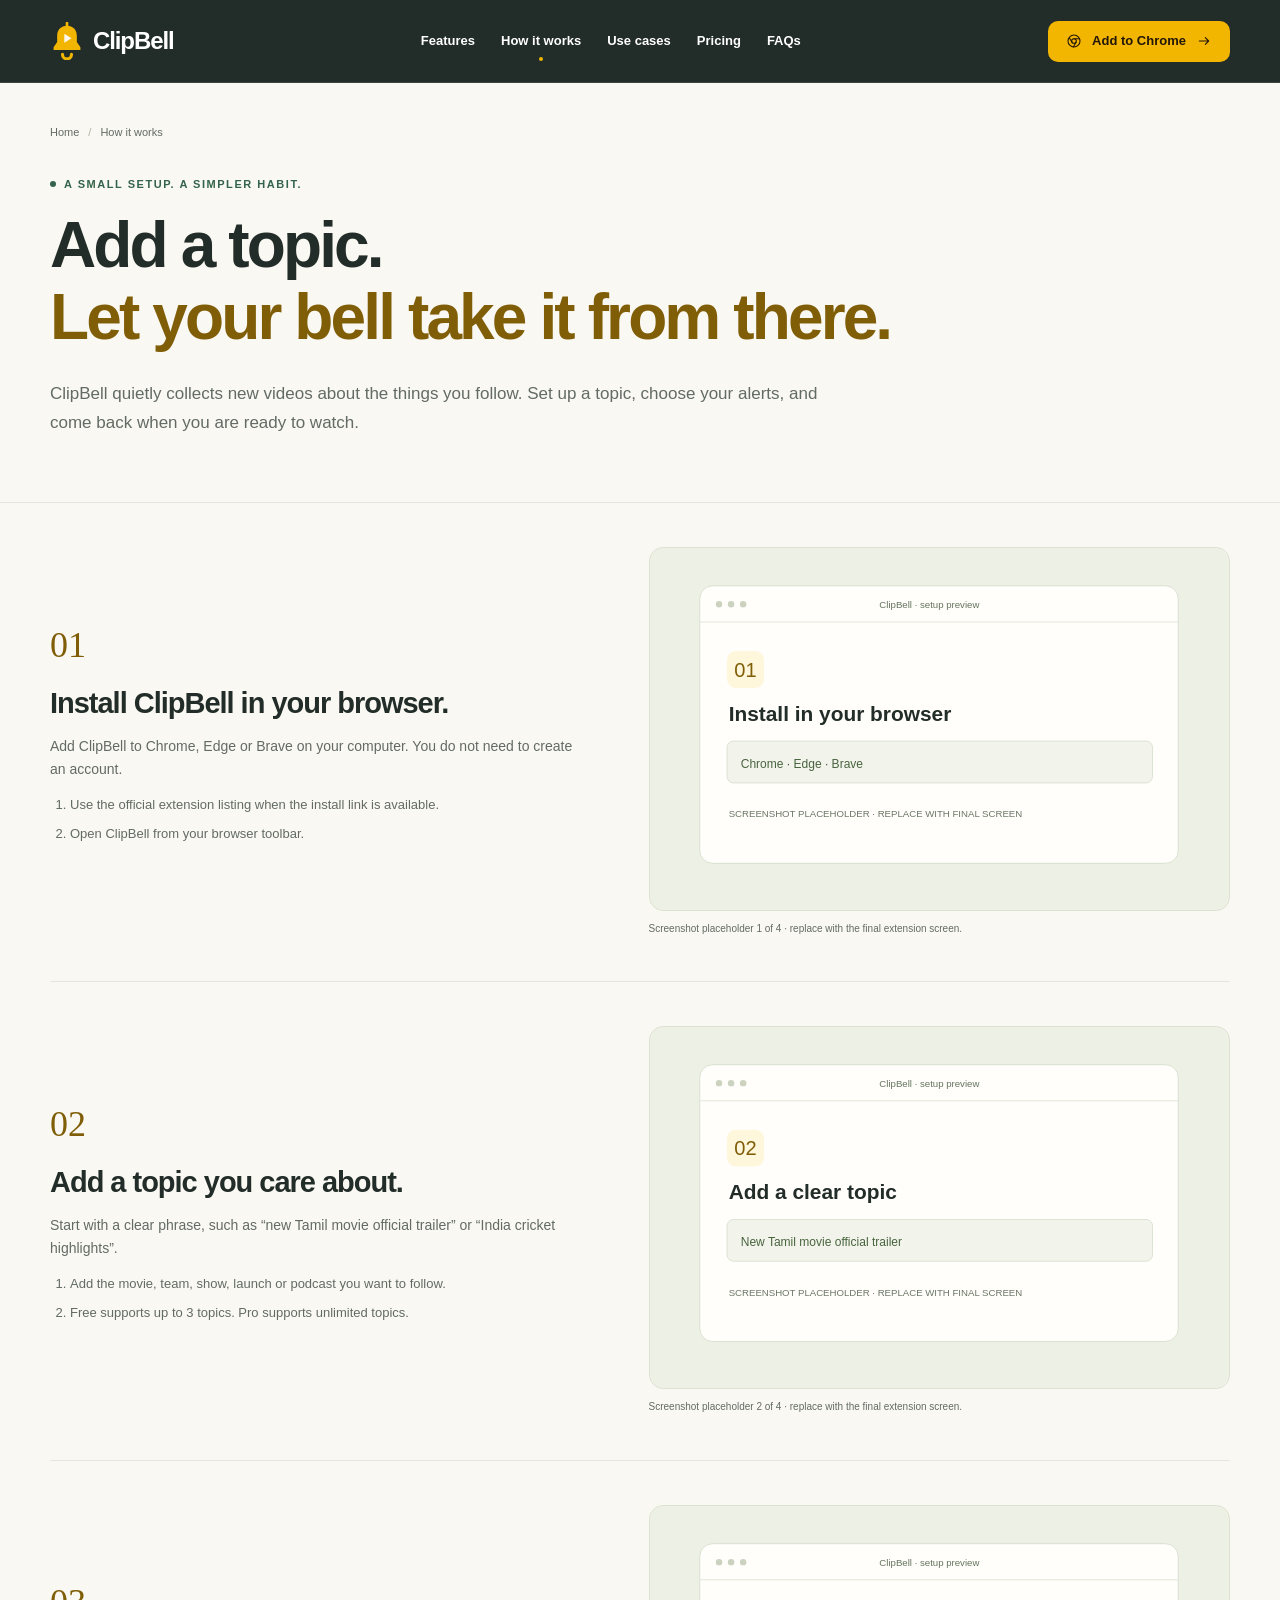
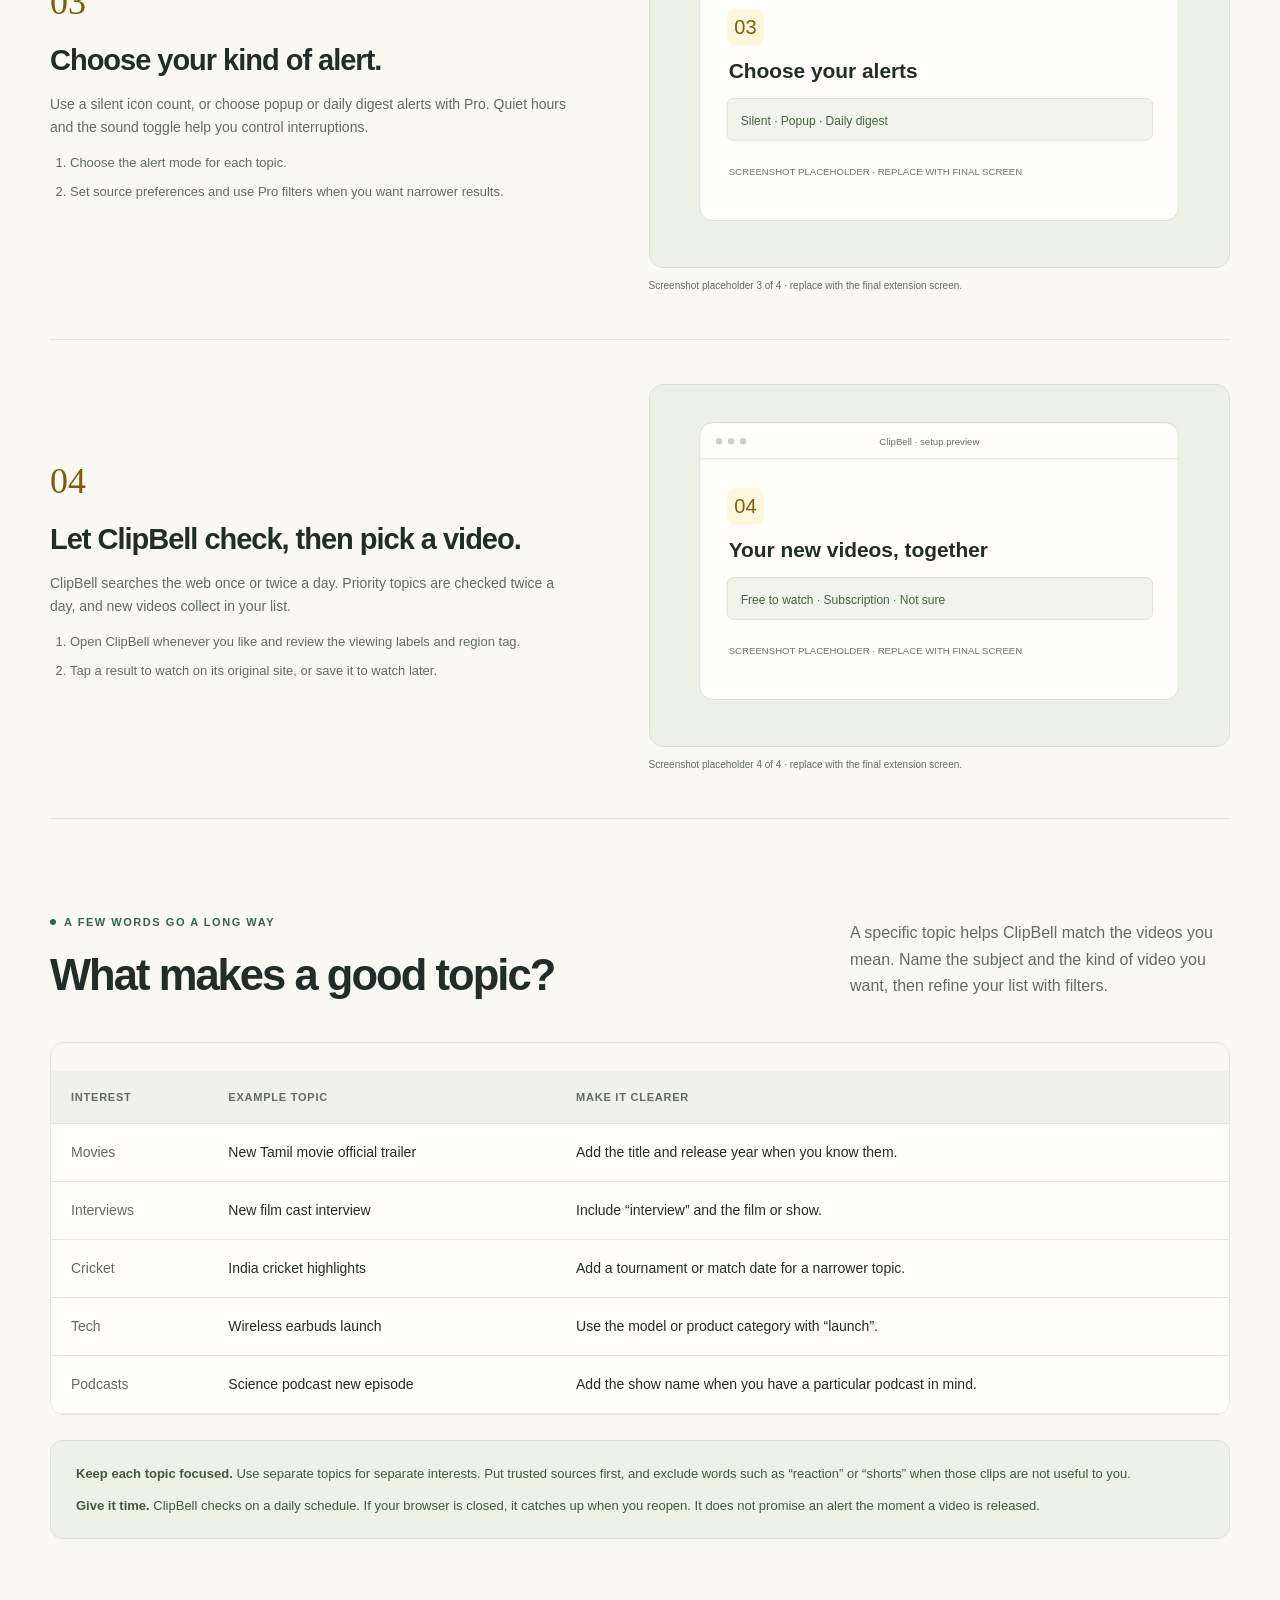
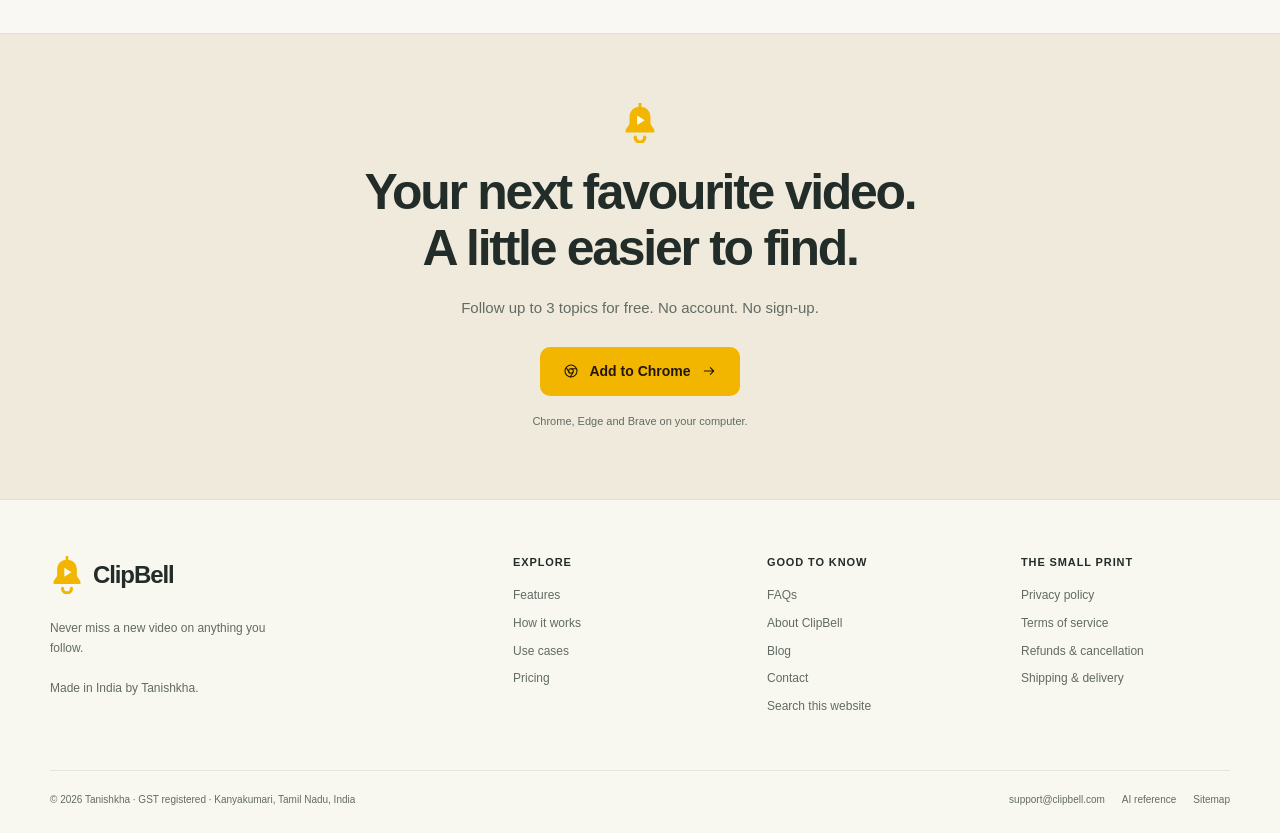
<file: how-it-works/index.html>
<!doctype html>
<html lang="en"><head><meta charset="utf-8"><meta name="viewport" content="width=device-width, initial-scale=1"><meta name="color-scheme" content="light"><meta name="theme-color" content="#FAF8F2">
<title>How ClipBell Works — Set Up New Video Alerts</title><meta name="description" content="Add a topic, choose your alerts and let ClipBell find new videos once or twice daily. A simple setup guide for Chrome, Edge and Brave."><meta name="robots" content="index,follow,max-image-preview:large"><link rel="canonical" href="https://clipbell.com/how-it-works/">
<meta property="og:type" content="website"><meta property="og:site_name" content="ClipBell"><meta property="og:locale" content="en_IN"><meta property="og:title" content="How ClipBell Works — Set Up New Video Alerts"><meta property="og:description" content="Add a topic, choose your alerts and let ClipBell find new videos once or twice daily. A simple setup guide for Chrome, Edge and Brave."><meta property="og:url" content="https://clipbell.com/how-it-works/"><meta property="og:image" content="https://clipbell.com/assets/og-clipbell.png?v=dark-header-f2b500"><meta property="og:image:width" content="1200"><meta property="og:image:height" content="630"><meta property="og:image:alt" content="ClipBell mango-yellow bell on warm off-white. Never miss a new video on anything you follow.">
<meta name="twitter:card" content="summary_large_image"><meta name="twitter:title" content="How ClipBell Works — Set Up New Video Alerts"><meta name="twitter:description" content="Add a topic, choose your alerts and let ClipBell find new videos once or twice daily. A simple setup guide for Chrome, Edge and Brave."><meta name="twitter:image" content="https://clipbell.com/assets/og-clipbell.png?v=dark-header-f2b500"><meta name="twitter:image:alt" content="ClipBell mango-yellow bell on warm off-white. Never miss a new video on anything you follow.">
<link rel="icon" href="/assets/favicon.svg?v=dark-header-f2b500" type="image/svg+xml"><link rel="icon" href="/assets/favicon-32.png?v=dark-header-f2b500" type="image/png" sizes="32x32"><link rel="apple-touch-icon" href="/assets/apple-touch-icon.png?v=dark-header-f2b500"><link rel="stylesheet" href="/assets/site.css?v=dark-header-f2b500"><link rel="describedby" href="/llms.txt" type="text/plain"><link rel="alternate" type="text/markdown" href="/how-it-works/index.md" title="Plain-text version of this page">
<script type="application/ld+json">{"@context":"https://schema.org","@graph":[{"@type":"Organization","@id":"https://clipbell.com/#organization","name":"Tanishkha","legalName":"Tanishkha","url":"https://clipbell.com/","brand":{"@type":"Brand","name":"ClipBell"},"logo":"https://clipbell.com/assets/clipbell-logo.svg?v=dark-header-f2b500","email":"support@clipbell.com","address":{"@type":"PostalAddress","addressLocality":"Kanyakumari","addressRegion":"Tamil Nadu","addressCountry":"IN"},"contactPoint":{"@type":"ContactPoint","contactType":"customer support","email":"support@clipbell.com","availableLanguage":"English"}},{"@type":"SoftwareApplication","@id":"https://clipbell.com/#software","name":"ClipBell","url":"https://clipbell.com/","description":"ClipBell is a browser extension for Chrome, Edge and Brave that alerts you when new videos are released on topics you follow. Topics, results and history stay in your browser on your computer.","applicationCategory":"BrowserApplication","operatingSystem":"Chrome, Edge, Brave","isAccessibleForFree":true,"publisher":{"@id":"https://clipbell.com/#organization"},"offers":[{"@type":"Offer","name":"ClipBell Free","price":0,"priceCurrency":"INR","url":"https://clipbell.com/pricing/","description":"Up to 3 topics, silent alerts and one PIN."},{"@type":"Offer","name":"ClipBell Pro — monthly — INR","price":99,"priceCurrency":"INR","url":"https://clipbell.com/pricing/","priceSpecification":{"@type":"UnitPriceSpecification","price":99,"priceCurrency":"INR","valueAddedTaxIncluded":false,"referenceQuantity":{"@type":"QuantitativeValue","value":1,"unitText":"month"}},"description":"Monthly Pro: unlimited topics, full history, master PIN and personal topics, popup and daily digest alerts, all filters and related videos. Price excludes 18% GST, which Indian buyers pay on top."},{"@type":"Offer","name":"ClipBell Pro — monthly — USD","price":2.99,"priceCurrency":"USD","url":"https://clipbell.com/pricing/","priceSpecification":{"@type":"UnitPriceSpecification","price":2.99,"priceCurrency":"USD","referenceQuantity":{"@type":"QuantitativeValue","value":1,"unitText":"month"}},"description":"Monthly Pro: unlimited topics, full history, master PIN and personal topics, popup and daily digest alerts, all filters and related videos. Outside India; no GST."},{"@type":"Offer","name":"ClipBell Pro — yearly — INR","price":990,"priceCurrency":"INR","url":"https://clipbell.com/pricing/","priceSpecification":{"@type":"UnitPriceSpecification","price":990,"priceCurrency":"INR","valueAddedTaxIncluded":false,"referenceQuantity":{"@type":"QuantitativeValue","value":1,"unitText":"year"}},"description":"Yearly Pro (2 months free: 10 months' price): unlimited topics, full history, master PIN and personal topics, popup and daily digest alerts, all filters and related videos. Price excludes 18% GST, which Indian buyers pay on top."},{"@type":"Offer","name":"ClipBell Pro — yearly — USD","price":29.9,"priceCurrency":"USD","url":"https://clipbell.com/pricing/","priceSpecification":{"@type":"UnitPriceSpecification","price":29.9,"priceCurrency":"USD","referenceQuantity":{"@type":"QuantitativeValue","value":1,"unitText":"year"}},"description":"Yearly Pro (2 months free: 10 months' price): unlimited topics, full history, master PIN and personal topics, popup and daily digest alerts, all filters and related videos. Outside India; no GST."},{"@type":"Offer","name":"ClipBell Pro — lifetime — INR","price":2999,"priceCurrency":"INR","url":"https://clipbell.com/pricing/","priceSpecification":{"@type":"UnitPriceSpecification","price":2999,"priceCurrency":"INR","valueAddedTaxIncluded":false},"description":"Founder lifetime Pro, one-time payment, limited to the first 1,000 users: unlimited topics, full history, master PIN and personal topics, popup and daily digest alerts, all filters and related videos. Price excludes 18% GST, which Indian buyers pay on top."},{"@type":"Offer","name":"ClipBell Pro — lifetime — USD","price":69,"priceCurrency":"USD","url":"https://clipbell.com/pricing/","priceSpecification":{"@type":"UnitPriceSpecification","price":69,"priceCurrency":"USD"},"description":"Founder lifetime Pro, one-time payment, limited to the first 1,000 users: unlimited topics, full history, master PIN and personal topics, popup and daily digest alerts, all filters and related videos. Outside India; no GST."}]},{"@type":"WebSite","@id":"https://clipbell.com/#website","name":"ClipBell","url":"https://clipbell.com/","publisher":{"@id":"https://clipbell.com/#organization"},"inLanguage":"en","potentialAction":{"@type":"SearchAction","target":{"@type":"EntryPoint","urlTemplate":"https://clipbell.com/search/?q={search_term_string}"},"query-input":"required name=search_term_string"}},{"@type":"BreadcrumbList","@id":"https://clipbell.com/how-it-works/#breadcrumbs","itemListElement":[{"@type":"ListItem","position":1,"name":"Home","item":"https://clipbell.com/"},{"@type":"ListItem","position":2,"name":"How it works","item":"https://clipbell.com/how-it-works/"}]},{"@type":"WebPage","@id":"https://clipbell.com/how-it-works/#webpage","name":"How ClipBell Works — Set Up New Video Alerts","description":"Add a topic, choose your alerts and let ClipBell find new videos once or twice daily. A simple setup guide for Chrome, Edge and Brave.","url":"https://clipbell.com/how-it-works/","isPartOf":{"@id":"https://clipbell.com/#website"},"about":{"@id":"https://clipbell.com/#software"},"breadcrumb":{"@id":"https://clipbell.com/how-it-works/#breadcrumbs"},"inLanguage":"en"}]}</script><script src="/assets/site.js" defer></script></head>
<body><a href="#main" class="skip-link">Skip to content</a>
<header class="site-header"><div class="container header-row">
<a href="/" class="wordmark" aria-label="ClipBell home"><svg class="brand-icon" viewBox="0 0 38 42" fill="none" aria-hidden="true"><path d="M19 4c-6.8 0-11 4.8-11 11v7l-4 6v3h30v-3l-4-6v-7C30 8.8 25.8 4 19 4Z" fill="currentColor"/><path d="M14 36a5 5 0 0 0 10 0" stroke="currentColor" stroke-width="3.5" stroke-linecap="round"/><path d="m16 13 8 5-8 5V13Z" fill="#fffaf0"/><path d="M19 1v4" stroke="currentColor" stroke-width="3" stroke-linecap="round"/></svg><span>ClipBell</span></a>
<nav class="nav" id="main-navigation" aria-label="Main navigation"><a href="/features/">Features</a><a href="/how-it-works/" aria-current="page">How it works</a><a href="/use-cases/">Use cases</a><a href="/pricing/">Pricing</a><a href="/faq/">FAQs</a></nav>
<div class="header-actions"><a class="button button-sm" href="/#install-info" data-launch="install" data-placeholder="install-link-pending"><svg class="icon icon-sm" viewBox="0 0 24 24" fill="none" stroke="currentColor" stroke-width="1.6" stroke-linecap="round" stroke-linejoin="round" aria-hidden="true"><circle cx="12" cy="12" r="9"/><circle cx="12" cy="12" r="3.5"/><path d="M12 8.5h8M9 14l-4-7m10 7-4 7"/></svg>Add to Chrome<svg class="icon icon-sm" viewBox="0 0 24 24" fill="none" stroke="currentColor" stroke-width="1.6" stroke-linecap="round" stroke-linejoin="round" aria-hidden="true"><path d="M5 12h14m-5-5 5 5-5 5"/></svg></a><button class="menu-toggle" id="menu-toggle" type="button" aria-label="Toggle navigation" aria-controls="main-navigation" aria-expanded="false"><svg class="icon" viewBox="0 0 24 24" fill="none" stroke="currentColor" stroke-width="1.6" stroke-linecap="round" stroke-linejoin="round" aria-hidden="true"><path d="M4 7h16M4 12h16M4 17h16"/></svg></button></div>
</div></header><main id="main"><section class="page-hero"><div class="container"><ol class="breadcrumbs" aria-label="Breadcrumb"><li><a href="/">Home</a></li><li aria-current="page">How it works</li></ol><p class="eyebrow">A small setup. A simpler habit.</p><h1>Add a topic.<br><span class="accent">Let your bell take it from there.</span></h1><p class="lead">ClipBell quietly collects new videos about the things you follow. Set up a topic, choose your alerts, and come back when you are ready to watch.</p></div></section><div class="container"><section class="setup-step" id="step-1"><div><div class="step-number">01</div><h2>Install ClipBell in your browser.</h2><p>Add ClipBell to Chrome, Edge or Brave on your computer. You do not need to create an account.</p><ol><li>Use the official extension listing when the install link is available.</li><li>Open ClipBell from your browser toolbar.</li></ol></div><figure class="shot-placeholder"><img src="/assets/01-install.svg?v=dark-header-f2b500" width="720" height="450" alt="Screenshot placeholder: ClipBell installation and toolbar icon in a supported desktop browser." loading="lazy" decoding="async"><figcaption>Screenshot placeholder 1 of 4 · replace with the final extension screen.</figcaption></figure></section><section class="setup-step" id="step-2"><div><div class="step-number">02</div><h2>Add a topic you care about.</h2><p>Start with a clear phrase, such as “new Tamil movie official trailer” or “India cricket highlights”.</p><ol><li>Add the movie, team, show, launch or podcast you want to follow.</li><li>Free supports up to 3 topics. Pro supports unlimited topics.</li></ol></div><figure class="shot-placeholder"><img src="/assets/02-topic.svg?v=dark-header-f2b500" width="720" height="450" alt="Screenshot placeholder: adding a clear movie-trailer topic to ClipBell." loading="lazy" decoding="async"><figcaption>Screenshot placeholder 2 of 4 · replace with the final extension screen.</figcaption></figure></section><section class="setup-step" id="step-3"><div><div class="step-number">03</div><h2>Choose your kind of alert.</h2><p>Use a silent icon count, or choose popup or daily digest alerts with Pro. Quiet hours and the sound toggle help you control interruptions.</p><ol><li>Choose the alert mode for each topic.</li><li>Set source preferences and use Pro filters when you want narrower results.</li></ol></div><figure class="shot-placeholder"><img src="/assets/03-alert.svg?v=dark-header-f2b500" width="720" height="450" alt="Screenshot placeholder: per-topic silent, popup and daily digest alert choices with quiet hours." loading="lazy" decoding="async"><figcaption>Screenshot placeholder 3 of 4 · replace with the final extension screen.</figcaption></figure></section><section class="setup-step" id="step-4"><div><div class="step-number">04</div><h2>Let ClipBell check, then pick a video.</h2><p>ClipBell searches the web once or twice a day. Priority topics are checked twice a day, and new videos collect in your list.</p><ol><li>Open ClipBell whenever you like and review the viewing labels and region tag.</li><li>Tap a result to watch on its original site, or save it to watch later.</li></ol></div><figure class="shot-placeholder"><img src="/assets/04-results.svg?v=dark-header-f2b500" width="720" height="450" alt="Screenshot placeholder: grouped video cards with Free to watch, Subscription and Not sure labels." loading="lazy" decoding="async"><figcaption>Screenshot placeholder 4 of 4 · replace with the final extension screen.</figcaption></figure></section></div><section class="section"><div class="container"><div class="section-head"><div><p class="eyebrow">A few words go a long way</p><h2>What makes a good topic?</h2></div><p>A specific topic helps ClipBell match the videos you mean. Name the subject and the kind of video you want, then refine your list with filters.</p></div><div class="table-wrap"><table class="tips-table"><thead><tr><th scope="col">Interest</th><th scope="col">Example topic</th><th scope="col">Make it clearer</th></tr></thead><tbody><tr><td>Movies</td><td>New Tamil movie official trailer</td><td>Add the title and release year when you know them.</td></tr><tr><td>Interviews</td><td>New film cast interview</td><td>Include “interview” and the film or show.</td></tr><tr><td>Cricket</td><td>India cricket highlights</td><td>Add a tournament or match date for a narrower topic.</td></tr><tr><td>Tech</td><td>Wireless earbuds launch</td><td>Use the model or product category with “launch”.</td></tr><tr><td>Podcasts</td><td>Science podcast new episode</td><td>Add the show name when you have a particular podcast in mind.</td></tr></tbody></table></div><div class="callout"><p><strong>Keep each topic focused.</strong> Use separate topics for separate interests. Put trusted sources first, and exclude words such as “reaction” or “shorts” when those clips are not useful to you.</p><p><strong>Give it time.</strong> ClipBell checks on a daily schedule. If your browser is closed, it catches up when you reopen. It does not promise an alert the moment a video is released.</p></div></div></section><section class="cta" id="install-info"><div class="container"><svg class="bell-large" viewBox="0 0 38 42" fill="none" aria-hidden="true"><path d="M19 4c-6.8 0-11 4.8-11 11v7l-4 6v3h30v-3l-4-6v-7C30 8.8 25.8 4 19 4Z" fill="currentColor"/><path d="M14 36a5 5 0 0 0 10 0" stroke="currentColor" stroke-width="3.5" stroke-linecap="round"/><path d="m16 13 8 5-8 5V13Z" fill="#fffaf0"/><path d="M19 1v4" stroke="currentColor" stroke-width="3" stroke-linecap="round"/></svg><h2>Your next favourite video.<br>A little easier to find.</h2><p>Follow up to 3 topics for free. No account. No sign-up.</p><a class="button " href="/#install-info" data-launch="install" data-placeholder="install-link-pending"><svg class="icon icon-sm" viewBox="0 0 24 24" fill="none" stroke="currentColor" stroke-width="1.6" stroke-linecap="round" stroke-linejoin="round" aria-hidden="true"><circle cx="12" cy="12" r="9"/><circle cx="12" cy="12" r="3.5"/><path d="M12 8.5h8M9 14l-4-7m10 7-4 7"/></svg>Add to Chrome<svg class="icon icon-sm" viewBox="0 0 24 24" fill="none" stroke="currentColor" stroke-width="1.6" stroke-linecap="round" stroke-linejoin="round" aria-hidden="true"><path d="M5 12h14m-5-5 5 5-5 5"/></svg></a><p class="small">Chrome, Edge and Brave on your computer.</p><noscript><p class="noscript-note">The install link is coming soon. <a href="/contact/">Contact us for help.</a></p></noscript></div></section></main><footer class="site-footer"><div class="container"><div class="footer-grid"><div class="footer-brand"><a href="/" class="wordmark" aria-label="ClipBell home"><svg class="brand-icon" viewBox="0 0 38 42" fill="none" aria-hidden="true"><path d="M19 4c-6.8 0-11 4.8-11 11v7l-4 6v3h30v-3l-4-6v-7C30 8.8 25.8 4 19 4Z" fill="currentColor"/><path d="M14 36a5 5 0 0 0 10 0" stroke="currentColor" stroke-width="3.5" stroke-linecap="round"/><path d="m16 13 8 5-8 5V13Z" fill="#fffaf0"/><path d="M19 1v4" stroke="currentColor" stroke-width="3" stroke-linecap="round"/></svg><span>ClipBell</span></a><p>Never miss a new video on anything you follow.<br><br>Made in India by Tanishkha.</p></div><div class="footer-group"><h2>Explore</h2><ul><li><a href="/features/">Features</a></li><li><a href="/how-it-works/">How it works</a></li><li><a href="/use-cases/">Use cases</a></li><li><a href="/pricing/">Pricing</a></li></ul></div><div class="footer-group"><h2>Good to know</h2><ul><li><a href="/faq/">FAQs</a></li><li><a href="/about/">About ClipBell</a></li><li><a href="/blog/">Blog</a></li><li><a href="/contact/">Contact</a></li><li><a href="/search/">Search this website</a></li></ul></div><div class="footer-group"><h2>The small print</h2><ul><li><a href="/privacy/">Privacy policy</a></li><li><a href="/terms/">Terms of service</a></li><li><a href="/refund-policy/">Refunds & cancellation</a></li><li><a href="/shipping-policy/">Shipping & delivery</a></li></ul></div></div><div class="footer-bottom"><p>© 2026 Tanishkha · GST registered · Kanyakumari, Tamil Nadu, India</p><div class="footer-small-links"><a href="mailto:support@clipbell.com">support@clipbell.com</a><a href="/llms.txt">AI reference</a><a href="/sitemap.xml">Sitemap</a></div></div></div></footer><dialog id="launch-notice" class="notice-dialog" aria-labelledby="notice-heading" aria-describedby="notice-text"><svg class="brand-icon" viewBox="0 0 38 42" fill="none" aria-hidden="true"><path d="M19 4c-6.8 0-11 4.8-11 11v7l-4 6v3h30v-3l-4-6v-7C30 8.8 25.8 4 19 4Z" fill="currentColor"/><path d="M14 36a5 5 0 0 0 10 0" stroke="currentColor" stroke-width="3.5" stroke-linecap="round"/><path d="m16 13 8 5-8 5V13Z" fill="#fffaf0"/><path d="M19 1v4" stroke="currentColor" stroke-width="3" stroke-linecap="round"/></svg><h2 id="notice-heading">The install link is being finalised.</h2><p id="notice-text">The official extension listing needs to be added before installation is available here.</p><code id="notice-value">Coming soon</code><div class="actions"><button id="notice-close" type="button" class="button button-dark">Got it</button><a href="/contact/" class="text-link">Contact ClipBell</a></div></dialog></body></html>
</file>
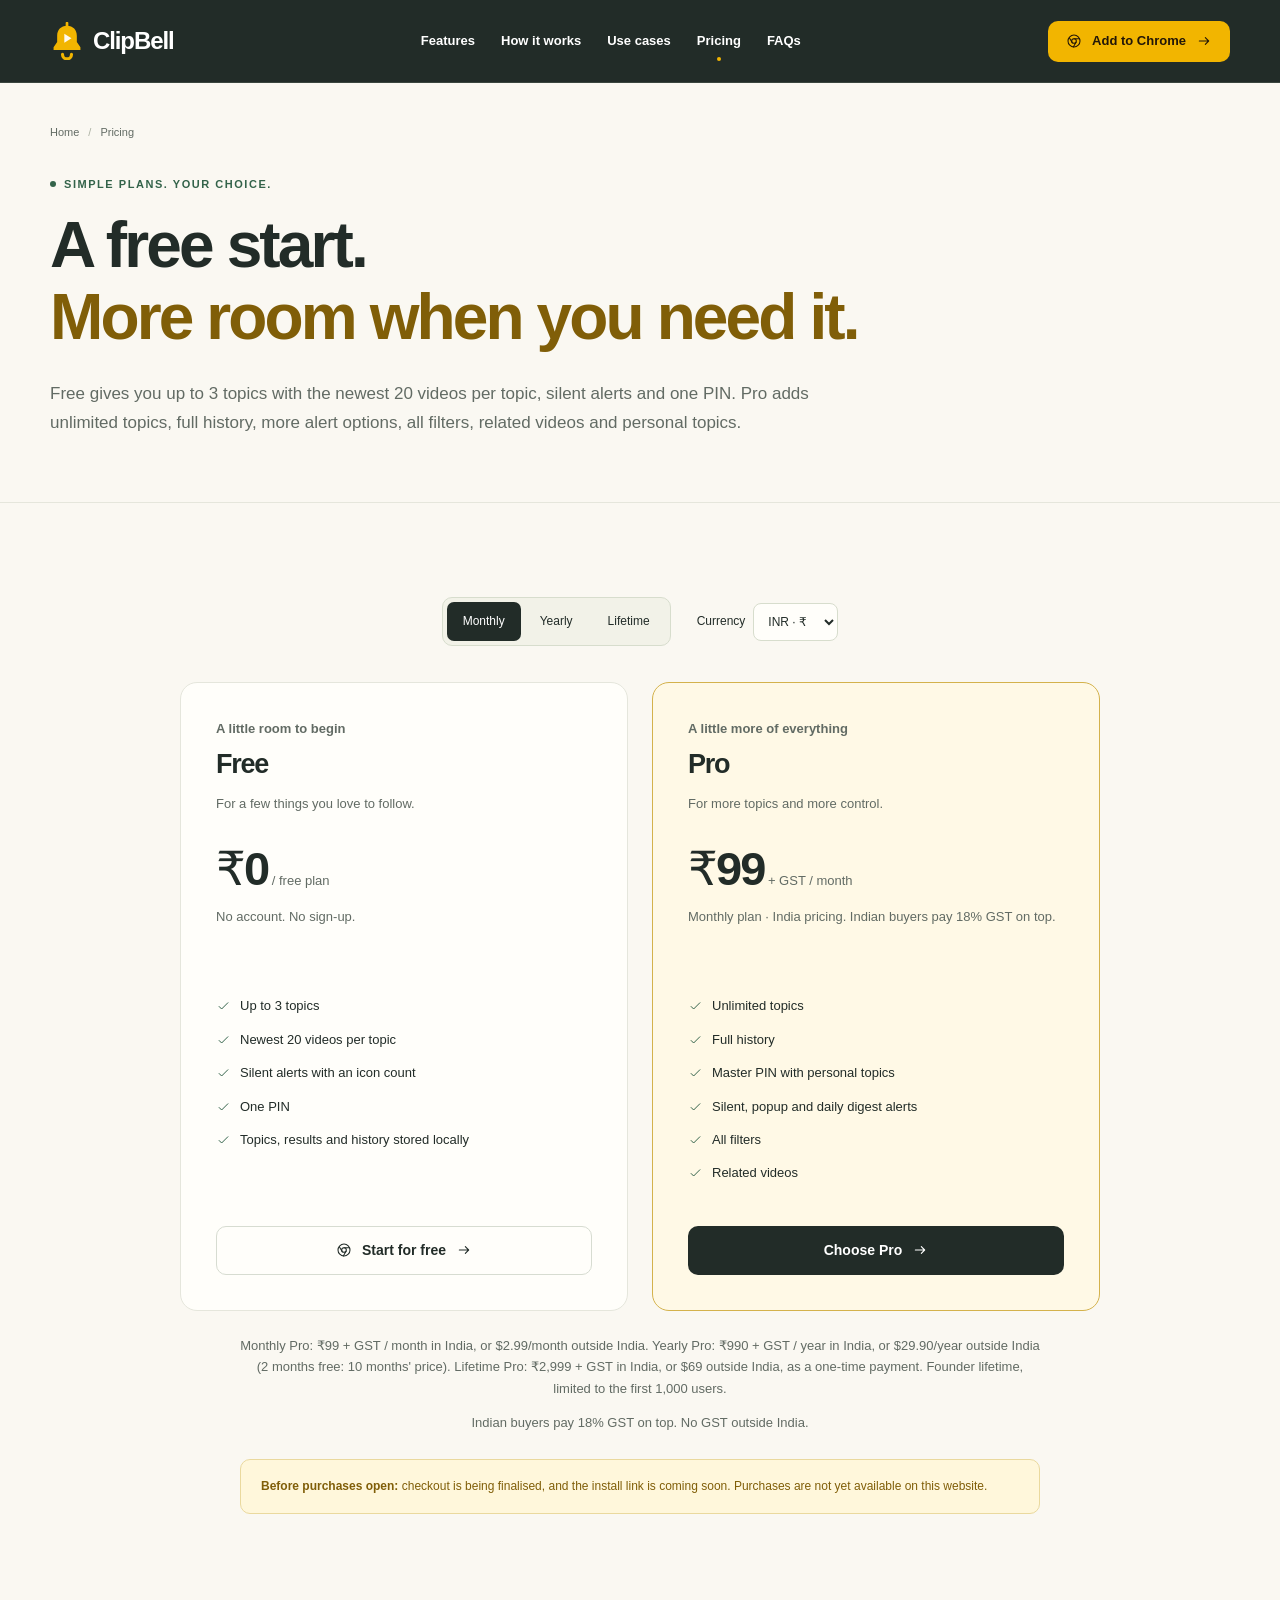
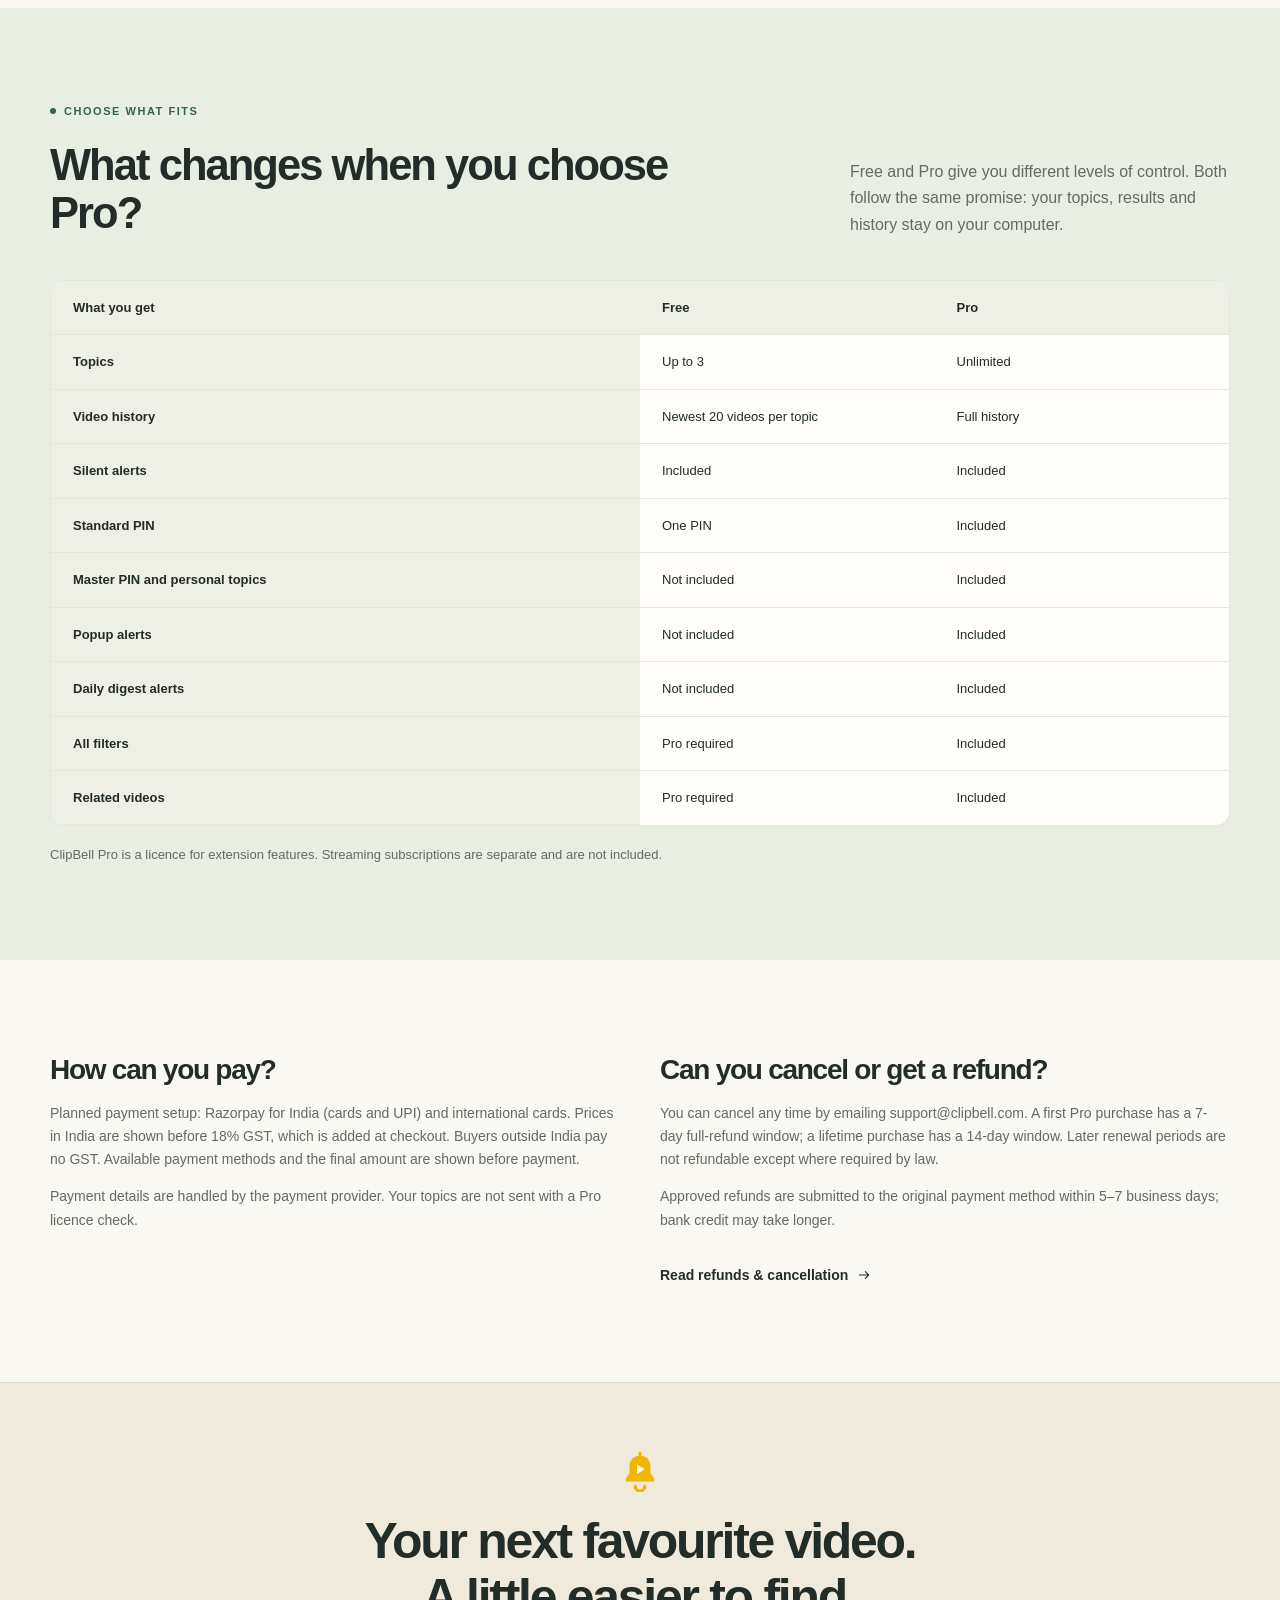
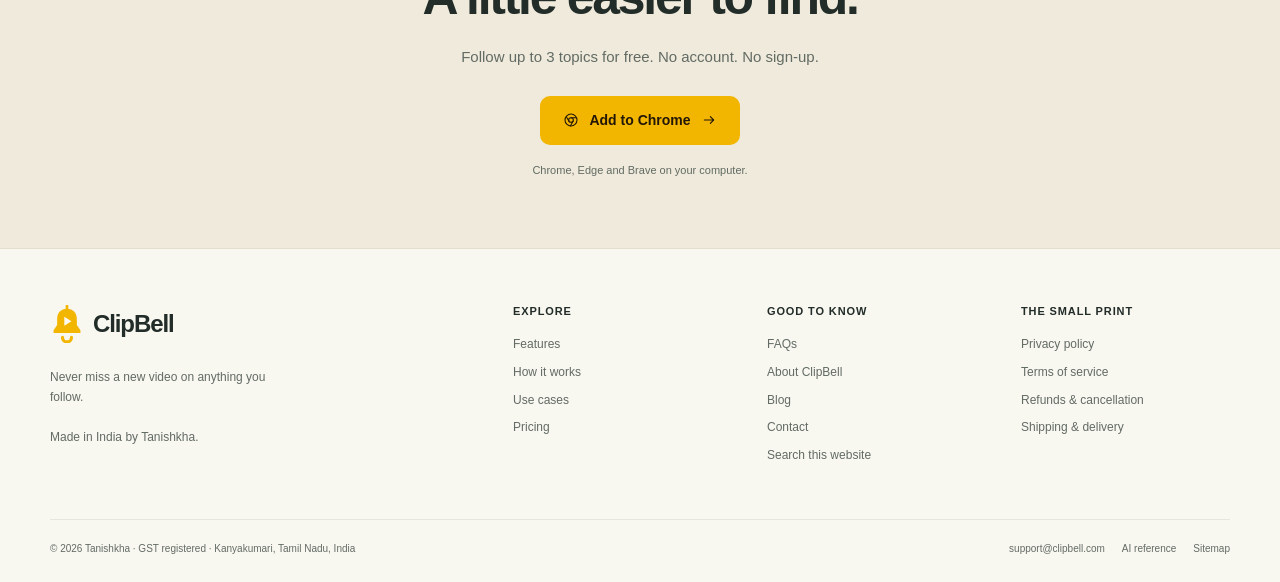
<file: pricing/index.html>
<!doctype html>
<html lang="en"><head><meta charset="utf-8"><meta name="viewport" content="width=device-width, initial-scale=1"><meta name="color-scheme" content="light"><meta name="theme-color" content="#FAF8F2">
<title>ClipBell Pricing — Free and Pro Video Alerts</title><meta name="description" content="Start free with 3 topics. Pro is ₹99 + GST/month in India or $2.99/month elsewhere, with yearly and founder lifetime plans."><meta name="robots" content="index,follow,max-image-preview:large"><link rel="canonical" href="https://clipbell.com/pricing/">
<meta property="og:type" content="website"><meta property="og:site_name" content="ClipBell"><meta property="og:locale" content="en_IN"><meta property="og:title" content="ClipBell Pricing — Free and Pro Video Alerts"><meta property="og:description" content="Start free with 3 topics. Pro is ₹99 + GST/month in India or $2.99/month elsewhere, with yearly and founder lifetime plans."><meta property="og:url" content="https://clipbell.com/pricing/"><meta property="og:image" content="https://clipbell.com/assets/og-clipbell.png?v=dark-header-f2b500"><meta property="og:image:width" content="1200"><meta property="og:image:height" content="630"><meta property="og:image:alt" content="ClipBell mango-yellow bell on warm off-white. Never miss a new video on anything you follow.">
<meta name="twitter:card" content="summary_large_image"><meta name="twitter:title" content="ClipBell Pricing — Free and Pro Video Alerts"><meta name="twitter:description" content="Start free with 3 topics. Pro is ₹99 + GST/month in India or $2.99/month elsewhere, with yearly and founder lifetime plans."><meta name="twitter:image" content="https://clipbell.com/assets/og-clipbell.png?v=dark-header-f2b500"><meta name="twitter:image:alt" content="ClipBell mango-yellow bell on warm off-white. Never miss a new video on anything you follow.">
<link rel="icon" href="/assets/favicon.svg?v=dark-header-f2b500" type="image/svg+xml"><link rel="icon" href="/assets/favicon-32.png?v=dark-header-f2b500" type="image/png" sizes="32x32"><link rel="apple-touch-icon" href="/assets/apple-touch-icon.png?v=dark-header-f2b500"><link rel="stylesheet" href="/assets/site.css?v=dark-header-f2b500"><link rel="describedby" href="/llms.txt" type="text/plain"><link rel="alternate" type="text/markdown" href="/pricing/index.md" title="Plain-text version of this page">
<script type="application/ld+json">{"@context":"https://schema.org","@graph":[{"@type":"Organization","@id":"https://clipbell.com/#organization","name":"Tanishkha","legalName":"Tanishkha","url":"https://clipbell.com/","brand":{"@type":"Brand","name":"ClipBell"},"logo":"https://clipbell.com/assets/clipbell-logo.svg?v=dark-header-f2b500","email":"support@clipbell.com","address":{"@type":"PostalAddress","addressLocality":"Kanyakumari","addressRegion":"Tamil Nadu","addressCountry":"IN"},"contactPoint":{"@type":"ContactPoint","contactType":"customer support","email":"support@clipbell.com","availableLanguage":"English"}},{"@type":"SoftwareApplication","@id":"https://clipbell.com/#software","name":"ClipBell","url":"https://clipbell.com/","description":"ClipBell is a browser extension for Chrome, Edge and Brave that alerts you when new videos are released on topics you follow. Topics, results and history stay in your browser on your computer.","applicationCategory":"BrowserApplication","operatingSystem":"Chrome, Edge, Brave","isAccessibleForFree":true,"publisher":{"@id":"https://clipbell.com/#organization"},"offers":[{"@type":"Offer","name":"ClipBell Free","price":0,"priceCurrency":"INR","url":"https://clipbell.com/pricing/","description":"Up to 3 topics, silent alerts and one PIN."},{"@type":"Offer","name":"ClipBell Pro — monthly — INR","price":99,"priceCurrency":"INR","url":"https://clipbell.com/pricing/","priceSpecification":{"@type":"UnitPriceSpecification","price":99,"priceCurrency":"INR","valueAddedTaxIncluded":false,"referenceQuantity":{"@type":"QuantitativeValue","value":1,"unitText":"month"}},"description":"Monthly Pro: unlimited topics, full history, master PIN and personal topics, popup and daily digest alerts, all filters and related videos. Price excludes 18% GST, which Indian buyers pay on top."},{"@type":"Offer","name":"ClipBell Pro — monthly — USD","price":2.99,"priceCurrency":"USD","url":"https://clipbell.com/pricing/","priceSpecification":{"@type":"UnitPriceSpecification","price":2.99,"priceCurrency":"USD","referenceQuantity":{"@type":"QuantitativeValue","value":1,"unitText":"month"}},"description":"Monthly Pro: unlimited topics, full history, master PIN and personal topics, popup and daily digest alerts, all filters and related videos. Outside India; no GST."},{"@type":"Offer","name":"ClipBell Pro — yearly — INR","price":990,"priceCurrency":"INR","url":"https://clipbell.com/pricing/","priceSpecification":{"@type":"UnitPriceSpecification","price":990,"priceCurrency":"INR","valueAddedTaxIncluded":false,"referenceQuantity":{"@type":"QuantitativeValue","value":1,"unitText":"year"}},"description":"Yearly Pro (2 months free: 10 months' price): unlimited topics, full history, master PIN and personal topics, popup and daily digest alerts, all filters and related videos. Price excludes 18% GST, which Indian buyers pay on top."},{"@type":"Offer","name":"ClipBell Pro — yearly — USD","price":29.9,"priceCurrency":"USD","url":"https://clipbell.com/pricing/","priceSpecification":{"@type":"UnitPriceSpecification","price":29.9,"priceCurrency":"USD","referenceQuantity":{"@type":"QuantitativeValue","value":1,"unitText":"year"}},"description":"Yearly Pro (2 months free: 10 months' price): unlimited topics, full history, master PIN and personal topics, popup and daily digest alerts, all filters and related videos. Outside India; no GST."},{"@type":"Offer","name":"ClipBell Pro — lifetime — INR","price":2999,"priceCurrency":"INR","url":"https://clipbell.com/pricing/","priceSpecification":{"@type":"UnitPriceSpecification","price":2999,"priceCurrency":"INR","valueAddedTaxIncluded":false},"description":"Founder lifetime Pro, one-time payment, limited to the first 1,000 users: unlimited topics, full history, master PIN and personal topics, popup and daily digest alerts, all filters and related videos. Price excludes 18% GST, which Indian buyers pay on top."},{"@type":"Offer","name":"ClipBell Pro — lifetime — USD","price":69,"priceCurrency":"USD","url":"https://clipbell.com/pricing/","priceSpecification":{"@type":"UnitPriceSpecification","price":69,"priceCurrency":"USD"},"description":"Founder lifetime Pro, one-time payment, limited to the first 1,000 users: unlimited topics, full history, master PIN and personal topics, popup and daily digest alerts, all filters and related videos. Outside India; no GST."}]},{"@type":"WebSite","@id":"https://clipbell.com/#website","name":"ClipBell","url":"https://clipbell.com/","publisher":{"@id":"https://clipbell.com/#organization"},"inLanguage":"en","potentialAction":{"@type":"SearchAction","target":{"@type":"EntryPoint","urlTemplate":"https://clipbell.com/search/?q={search_term_string}"},"query-input":"required name=search_term_string"}},{"@type":"BreadcrumbList","@id":"https://clipbell.com/pricing/#breadcrumbs","itemListElement":[{"@type":"ListItem","position":1,"name":"Home","item":"https://clipbell.com/"},{"@type":"ListItem","position":2,"name":"Pricing","item":"https://clipbell.com/pricing/"}]},{"@type":"WebPage","@id":"https://clipbell.com/pricing/#webpage","name":"ClipBell Pricing — Free and Pro Video Alerts","description":"Start free with 3 topics. Pro is ₹99 + GST/month in India or $2.99/month elsewhere, with yearly and founder lifetime plans.","url":"https://clipbell.com/pricing/","isPartOf":{"@id":"https://clipbell.com/#website"},"about":{"@id":"https://clipbell.com/#software"},"breadcrumb":{"@id":"https://clipbell.com/pricing/#breadcrumbs"},"inLanguage":"en"}]}</script><script src="/assets/site.js" defer></script></head>
<body><a href="#main" class="skip-link">Skip to content</a>
<header class="site-header"><div class="container header-row">
<a href="/" class="wordmark" aria-label="ClipBell home"><svg class="brand-icon" viewBox="0 0 38 42" fill="none" aria-hidden="true"><path d="M19 4c-6.8 0-11 4.8-11 11v7l-4 6v3h30v-3l-4-6v-7C30 8.8 25.8 4 19 4Z" fill="currentColor"/><path d="M14 36a5 5 0 0 0 10 0" stroke="currentColor" stroke-width="3.5" stroke-linecap="round"/><path d="m16 13 8 5-8 5V13Z" fill="#fffaf0"/><path d="M19 1v4" stroke="currentColor" stroke-width="3" stroke-linecap="round"/></svg><span>ClipBell</span></a>
<nav class="nav" id="main-navigation" aria-label="Main navigation"><a href="/features/">Features</a><a href="/how-it-works/">How it works</a><a href="/use-cases/">Use cases</a><a href="/pricing/" aria-current="page">Pricing</a><a href="/faq/">FAQs</a></nav>
<div class="header-actions"><a class="button button-sm" href="/#install-info" data-launch="install" data-placeholder="install-link-pending"><svg class="icon icon-sm" viewBox="0 0 24 24" fill="none" stroke="currentColor" stroke-width="1.6" stroke-linecap="round" stroke-linejoin="round" aria-hidden="true"><circle cx="12" cy="12" r="9"/><circle cx="12" cy="12" r="3.5"/><path d="M12 8.5h8M9 14l-4-7m10 7-4 7"/></svg>Add to Chrome<svg class="icon icon-sm" viewBox="0 0 24 24" fill="none" stroke="currentColor" stroke-width="1.6" stroke-linecap="round" stroke-linejoin="round" aria-hidden="true"><path d="M5 12h14m-5-5 5 5-5 5"/></svg></a><button class="menu-toggle" id="menu-toggle" type="button" aria-label="Toggle navigation" aria-controls="main-navigation" aria-expanded="false"><svg class="icon" viewBox="0 0 24 24" fill="none" stroke="currentColor" stroke-width="1.6" stroke-linecap="round" stroke-linejoin="round" aria-hidden="true"><path d="M4 7h16M4 12h16M4 17h16"/></svg></button></div>
</div></header><main id="main"><section class="page-hero"><div class="container"><ol class="breadcrumbs" aria-label="Breadcrumb"><li><a href="/">Home</a></li><li aria-current="page">Pricing</li></ol><p class="eyebrow">Simple plans. Your choice.</p><h1>A free start.<br><span class="accent">More room when you need it.</span></h1><p class="lead">Free gives you up to 3 topics with the newest 20 videos per topic, silent alerts and one PIN. Pro adds unlimited topics, full history, more alert options, all filters, related videos and personal topics.</p></div></section><section class="section"><div class="container"><div class="pricing-controls"><div class="segmented" role="group" aria-label="Billing period"><button type="button" data-billing="monthly" aria-pressed="true">Monthly</button><button type="button" data-billing="yearly" aria-pressed="false">Yearly</button><button type="button" data-billing="lifetime" aria-pressed="false">Lifetime</button></div><label class="currency-select" for="currency">Currency <select id="currency"><option value="INR" selected>INR · ₹</option><option value="USD">USD · $</option></select></label></div><div class="plans"><article class="plan"><p class="plan-kicker">A little room to begin</p><h2>Free</h2><p>For a few things you love to follow.</p><div class="price" id="free-price">₹0<small> / free plan</small></div><p class="price-note">No account. No sign-up.</p><ul><li><svg class="icon" viewBox="0 0 24 24" fill="none" stroke="currentColor" stroke-width="1.6" stroke-linecap="round" stroke-linejoin="round" aria-hidden="true"><path d="m5 12 4 4L19 6"/></svg><span>Up to 3 topics</span></li><li><svg class="icon" viewBox="0 0 24 24" fill="none" stroke="currentColor" stroke-width="1.6" stroke-linecap="round" stroke-linejoin="round" aria-hidden="true"><path d="m5 12 4 4L19 6"/></svg><span>Newest 20 videos per topic</span></li><li><svg class="icon" viewBox="0 0 24 24" fill="none" stroke="currentColor" stroke-width="1.6" stroke-linecap="round" stroke-linejoin="round" aria-hidden="true"><path d="m5 12 4 4L19 6"/></svg><span>Silent alerts with an icon count</span></li><li><svg class="icon" viewBox="0 0 24 24" fill="none" stroke="currentColor" stroke-width="1.6" stroke-linecap="round" stroke-linejoin="round" aria-hidden="true"><path d="m5 12 4 4L19 6"/></svg><span>One PIN</span></li><li><svg class="icon" viewBox="0 0 24 24" fill="none" stroke="currentColor" stroke-width="1.6" stroke-linecap="round" stroke-linejoin="round" aria-hidden="true"><path d="m5 12 4 4L19 6"/></svg><span>Topics, results and history stored locally</span></li></ul><a class="button button-outline" href="/#install-info" data-launch="install" data-placeholder="install-link-pending"><svg class="icon icon-sm" viewBox="0 0 24 24" fill="none" stroke="currentColor" stroke-width="1.6" stroke-linecap="round" stroke-linejoin="round" aria-hidden="true"><circle cx="12" cy="12" r="9"/><circle cx="12" cy="12" r="3.5"/><path d="M12 8.5h8M9 14l-4-7m10 7-4 7"/></svg>Start for free<svg class="icon icon-sm" viewBox="0 0 24 24" fill="none" stroke="currentColor" stroke-width="1.6" stroke-linecap="round" stroke-linejoin="round" aria-hidden="true"><path d="M5 12h14m-5-5 5 5-5 5"/></svg></a></article><article class="plan plan-pro"><p class="plan-kicker">A little more of everything</p><h2>Pro</h2><p>For more topics and more control.</p><div class="price" id="pro-price" data-monthly-inr="99" data-monthly-usd="2.99" data-yearly-inr="990" data-yearly-usd="29.9" data-lifetime-inr="2999" data-lifetime-usd="69" aria-live="polite">₹99<small> + GST / month</small></div><p class="price-note" id="pro-price-note">Monthly plan · India pricing. Indian buyers pay 18% GST on top.</p><ul><li><svg class="icon" viewBox="0 0 24 24" fill="none" stroke="currentColor" stroke-width="1.6" stroke-linecap="round" stroke-linejoin="round" aria-hidden="true"><path d="m5 12 4 4L19 6"/></svg><span>Unlimited topics</span></li><li><svg class="icon" viewBox="0 0 24 24" fill="none" stroke="currentColor" stroke-width="1.6" stroke-linecap="round" stroke-linejoin="round" aria-hidden="true"><path d="m5 12 4 4L19 6"/></svg><span>Full history</span></li><li><svg class="icon" viewBox="0 0 24 24" fill="none" stroke="currentColor" stroke-width="1.6" stroke-linecap="round" stroke-linejoin="round" aria-hidden="true"><path d="m5 12 4 4L19 6"/></svg><span>Master PIN with personal topics</span></li><li><svg class="icon" viewBox="0 0 24 24" fill="none" stroke="currentColor" stroke-width="1.6" stroke-linecap="round" stroke-linejoin="round" aria-hidden="true"><path d="m5 12 4 4L19 6"/></svg><span>Silent, popup and daily digest alerts</span></li><li><svg class="icon" viewBox="0 0 24 24" fill="none" stroke="currentColor" stroke-width="1.6" stroke-linecap="round" stroke-linejoin="round" aria-hidden="true"><path d="m5 12 4 4L19 6"/></svg><span>All filters</span></li><li><svg class="icon" viewBox="0 0 24 24" fill="none" stroke="currentColor" stroke-width="1.6" stroke-linecap="round" stroke-linejoin="round" aria-hidden="true"><path d="m5 12 4 4L19 6"/></svg><span>Related videos</span></li></ul><a class="button button-dark" href="/pricing/#purchase-info" data-launch="pro">Choose Pro<svg class="icon icon-sm" viewBox="0 0 24 24" fill="none" stroke="currentColor" stroke-width="1.6" stroke-linecap="round" stroke-linejoin="round" aria-hidden="true"><path d="M5 12h14m-5-5 5 5-5 5"/></svg></a></article></div><div class="narrow" style="margin:24px auto 0"><p class="small muted center">Monthly Pro: ₹99 + GST / month in India, or $2.99/month outside India. Yearly Pro: ₹990 + GST / year in India, or $29.90/year outside India (2 months free: 10 months&#x27; price). Lifetime Pro: ₹2,999 + GST in India, or $69 outside India, as a one-time payment. Founder lifetime, limited to the first 1,000 users.</p><p class="small muted center">Indian buyers pay 18% GST on top. No GST outside India.</p><div class="draft-note" id="purchase-info"><strong>Before purchases open:</strong> checkout is being finalised, and the install link is coming soon. Purchases are not yet available on this website.</div></div></div></section>
<section class="section sage-section"><div class="container"><div class="section-head"><div><p class="eyebrow">Choose what fits</p><h2>What changes when you choose Pro?</h2></div><p>Free and Pro give you different levels of control. Both follow the same promise: your topics, results and history stay on your computer.</p></div><div class="table-wrap"><table class="comparison"><caption class="sr-only">Confirmed Free versus Pro plan differences</caption><thead><tr><th scope="col">What you get</th><th scope="col">Free</th><th scope="col">Pro</th></tr></thead><tbody><tr><th scope="row">Topics</th><td>Up to 3</td><td>Unlimited</td></tr><tr><th scope="row">Video history</th><td>Newest 20 videos per topic</td><td>Full history</td></tr><tr><th scope="row">Silent alerts</th><td>Included</td><td>Included</td></tr><tr><th scope="row">Standard PIN</th><td>One PIN</td><td>Included</td></tr><tr><th scope="row">Master PIN and personal topics</th><td>Not included</td><td>Included</td></tr><tr><th scope="row">Popup alerts</th><td>Not included</td><td>Included</td></tr><tr><th scope="row">Daily digest alerts</th><td>Not included</td><td>Included</td></tr><tr><th scope="row">All filters</th><td>Pro required</td><td>Included</td></tr><tr><th scope="row">Related videos</th><td>Pro required</td><td>Included</td></tr></tbody></table></div><p class="small muted" style="margin-top:18px">ClipBell Pro is a licence for extension features. Streaming subscriptions are separate and are not included.</p></div></section>
<section class="section"><div class="container two-col"><div><h2>How can you pay?</h2><p>Planned payment setup: Razorpay for India (cards and UPI) and international cards. Prices in India are shown before 18% GST, which is added at checkout. Buyers outside India pay no GST. Available payment methods and the final amount are shown before payment.</p><p>Payment details are handled by the payment provider. Your topics are not sent with a Pro licence check.</p></div><div><h2>Can you cancel or get a refund?</h2><p>You can cancel any time by emailing support@clipbell.com. A first Pro purchase has a 7-day full-refund window; a lifetime purchase has a 14-day window. Later renewal periods are not refundable except where required by law.</p><p>Approved refunds are submitted to the original payment method within 5–7 business days; bank credit may take longer.</p><div class="subsection-link"><a class="text-link " href="/refund-policy/">Read refunds &amp; cancellation<svg class="icon icon-sm" viewBox="0 0 24 24" fill="none" stroke="currentColor" stroke-width="1.6" stroke-linecap="round" stroke-linejoin="round" aria-hidden="true"><path d="M5 12h14m-5-5 5 5-5 5"/></svg></a></div></div></div></section><section class="cta" id="install-info"><div class="container"><svg class="bell-large" viewBox="0 0 38 42" fill="none" aria-hidden="true"><path d="M19 4c-6.8 0-11 4.8-11 11v7l-4 6v3h30v-3l-4-6v-7C30 8.8 25.8 4 19 4Z" fill="currentColor"/><path d="M14 36a5 5 0 0 0 10 0" stroke="currentColor" stroke-width="3.5" stroke-linecap="round"/><path d="m16 13 8 5-8 5V13Z" fill="#fffaf0"/><path d="M19 1v4" stroke="currentColor" stroke-width="3" stroke-linecap="round"/></svg><h2>Your next favourite video.<br>A little easier to find.</h2><p>Follow up to 3 topics for free. No account. No sign-up.</p><a class="button " href="/#install-info" data-launch="install" data-placeholder="install-link-pending"><svg class="icon icon-sm" viewBox="0 0 24 24" fill="none" stroke="currentColor" stroke-width="1.6" stroke-linecap="round" stroke-linejoin="round" aria-hidden="true"><circle cx="12" cy="12" r="9"/><circle cx="12" cy="12" r="3.5"/><path d="M12 8.5h8M9 14l-4-7m10 7-4 7"/></svg>Add to Chrome<svg class="icon icon-sm" viewBox="0 0 24 24" fill="none" stroke="currentColor" stroke-width="1.6" stroke-linecap="round" stroke-linejoin="round" aria-hidden="true"><path d="M5 12h14m-5-5 5 5-5 5"/></svg></a><p class="small">Chrome, Edge and Brave on your computer.</p><noscript><p class="noscript-note">The install link is coming soon. <a href="/contact/">Contact us for help.</a></p></noscript></div></section></main><footer class="site-footer"><div class="container"><div class="footer-grid"><div class="footer-brand"><a href="/" class="wordmark" aria-label="ClipBell home"><svg class="brand-icon" viewBox="0 0 38 42" fill="none" aria-hidden="true"><path d="M19 4c-6.8 0-11 4.8-11 11v7l-4 6v3h30v-3l-4-6v-7C30 8.8 25.8 4 19 4Z" fill="currentColor"/><path d="M14 36a5 5 0 0 0 10 0" stroke="currentColor" stroke-width="3.5" stroke-linecap="round"/><path d="m16 13 8 5-8 5V13Z" fill="#fffaf0"/><path d="M19 1v4" stroke="currentColor" stroke-width="3" stroke-linecap="round"/></svg><span>ClipBell</span></a><p>Never miss a new video on anything you follow.<br><br>Made in India by Tanishkha.</p></div><div class="footer-group"><h2>Explore</h2><ul><li><a href="/features/">Features</a></li><li><a href="/how-it-works/">How it works</a></li><li><a href="/use-cases/">Use cases</a></li><li><a href="/pricing/">Pricing</a></li></ul></div><div class="footer-group"><h2>Good to know</h2><ul><li><a href="/faq/">FAQs</a></li><li><a href="/about/">About ClipBell</a></li><li><a href="/blog/">Blog</a></li><li><a href="/contact/">Contact</a></li><li><a href="/search/">Search this website</a></li></ul></div><div class="footer-group"><h2>The small print</h2><ul><li><a href="/privacy/">Privacy policy</a></li><li><a href="/terms/">Terms of service</a></li><li><a href="/refund-policy/">Refunds & cancellation</a></li><li><a href="/shipping-policy/">Shipping & delivery</a></li></ul></div></div><div class="footer-bottom"><p>© 2026 Tanishkha · GST registered · Kanyakumari, Tamil Nadu, India</p><div class="footer-small-links"><a href="mailto:support@clipbell.com">support@clipbell.com</a><a href="/llms.txt">AI reference</a><a href="/sitemap.xml">Sitemap</a></div></div></div></footer><dialog id="launch-notice" class="notice-dialog" aria-labelledby="notice-heading" aria-describedby="notice-text"><svg class="brand-icon" viewBox="0 0 38 42" fill="none" aria-hidden="true"><path d="M19 4c-6.8 0-11 4.8-11 11v7l-4 6v3h30v-3l-4-6v-7C30 8.8 25.8 4 19 4Z" fill="currentColor"/><path d="M14 36a5 5 0 0 0 10 0" stroke="currentColor" stroke-width="3.5" stroke-linecap="round"/><path d="m16 13 8 5-8 5V13Z" fill="#fffaf0"/><path d="M19 1v4" stroke="currentColor" stroke-width="3" stroke-linecap="round"/></svg><h2 id="notice-heading">The install link is being finalised.</h2><p id="notice-text">The official extension listing needs to be added before installation is available here.</p><code id="notice-value">Coming soon</code><div class="actions"><button id="notice-close" type="button" class="button button-dark">Got it</button><a href="/contact/" class="text-link">Contact ClipBell</a></div></dialog></body></html>
</file>
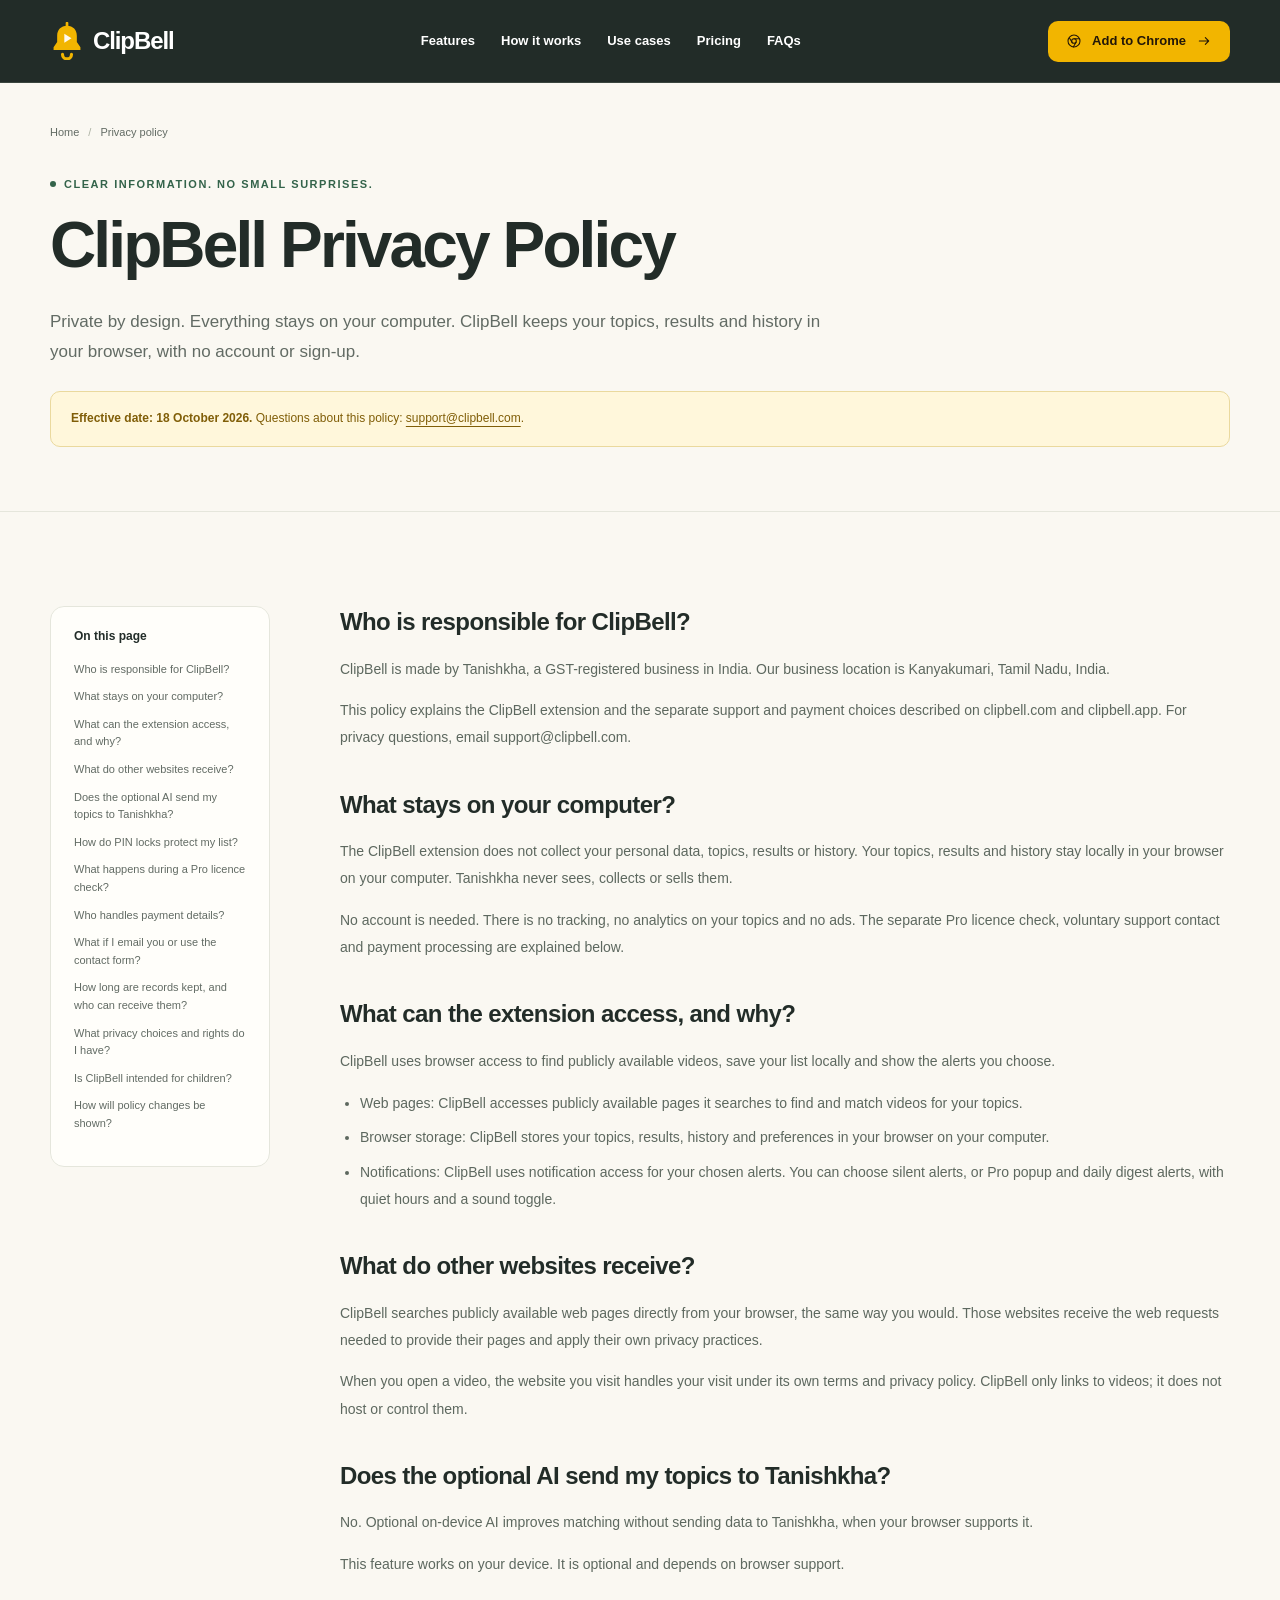
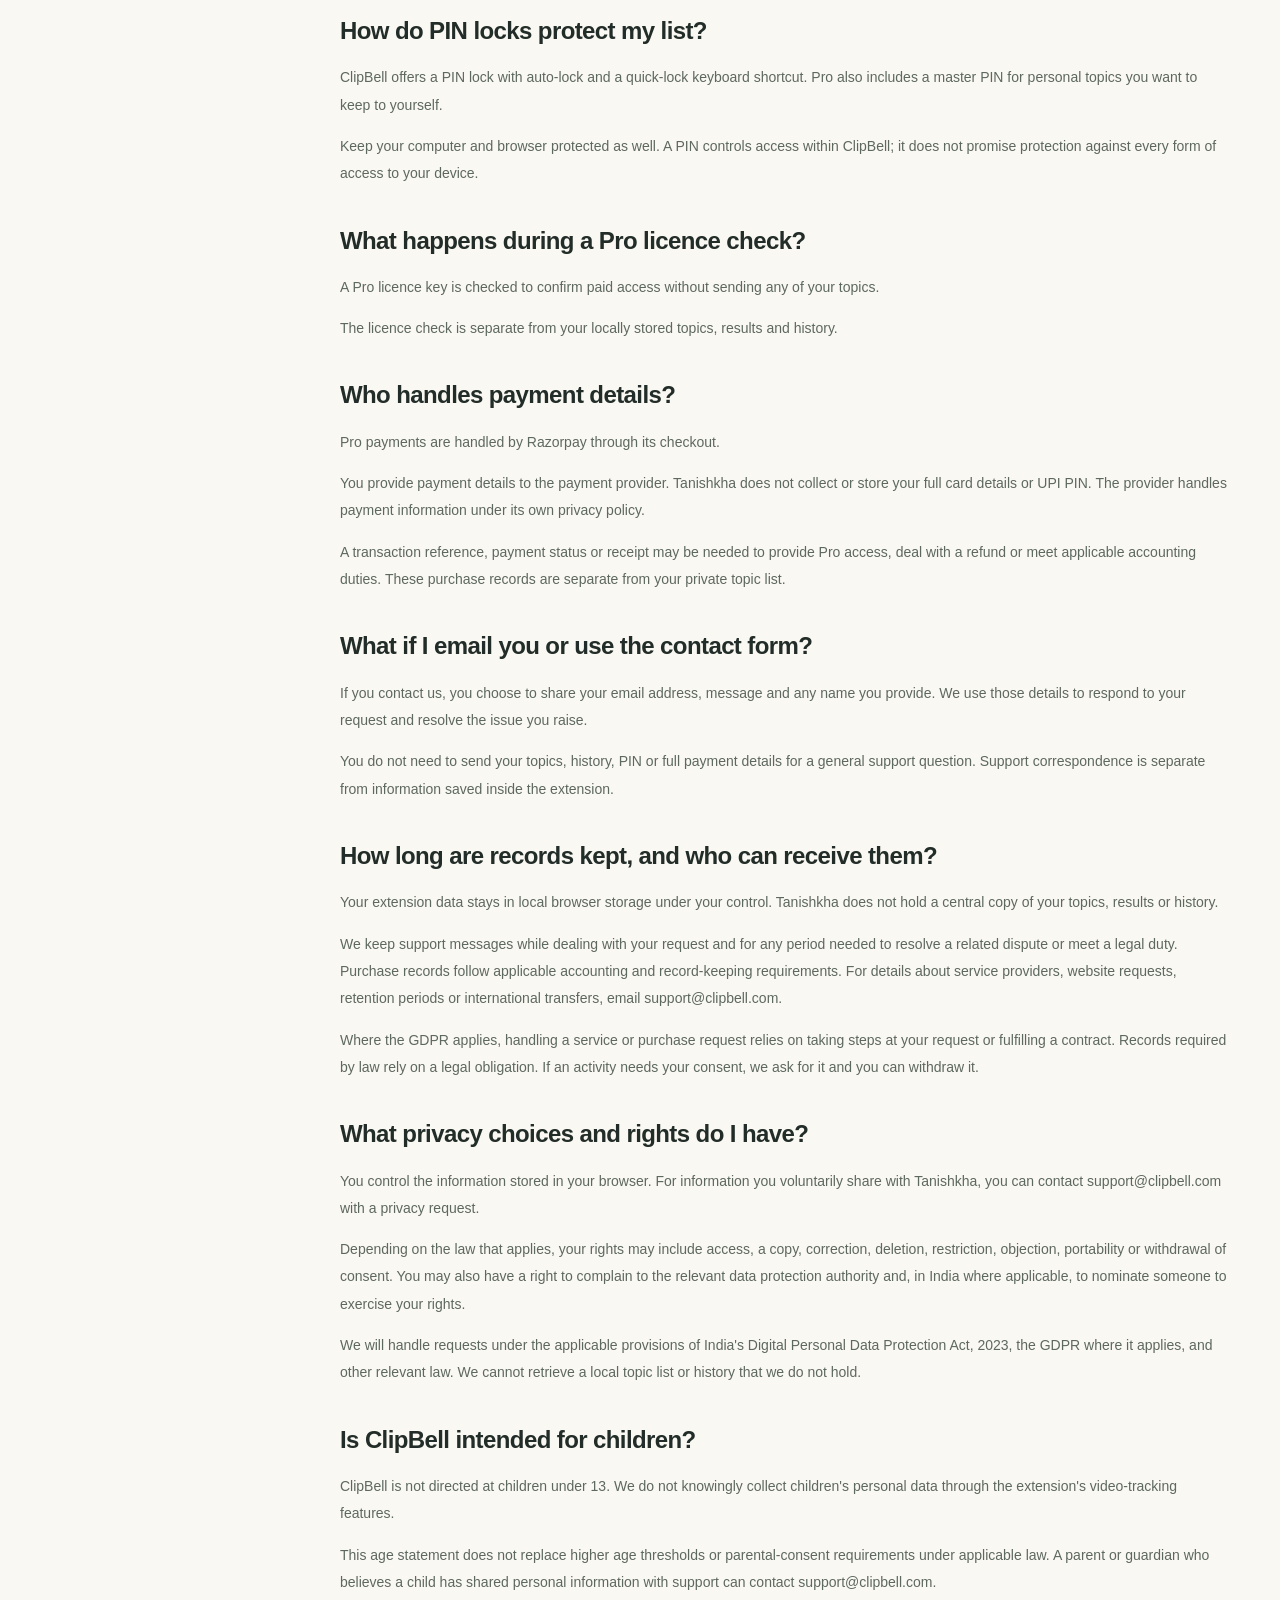
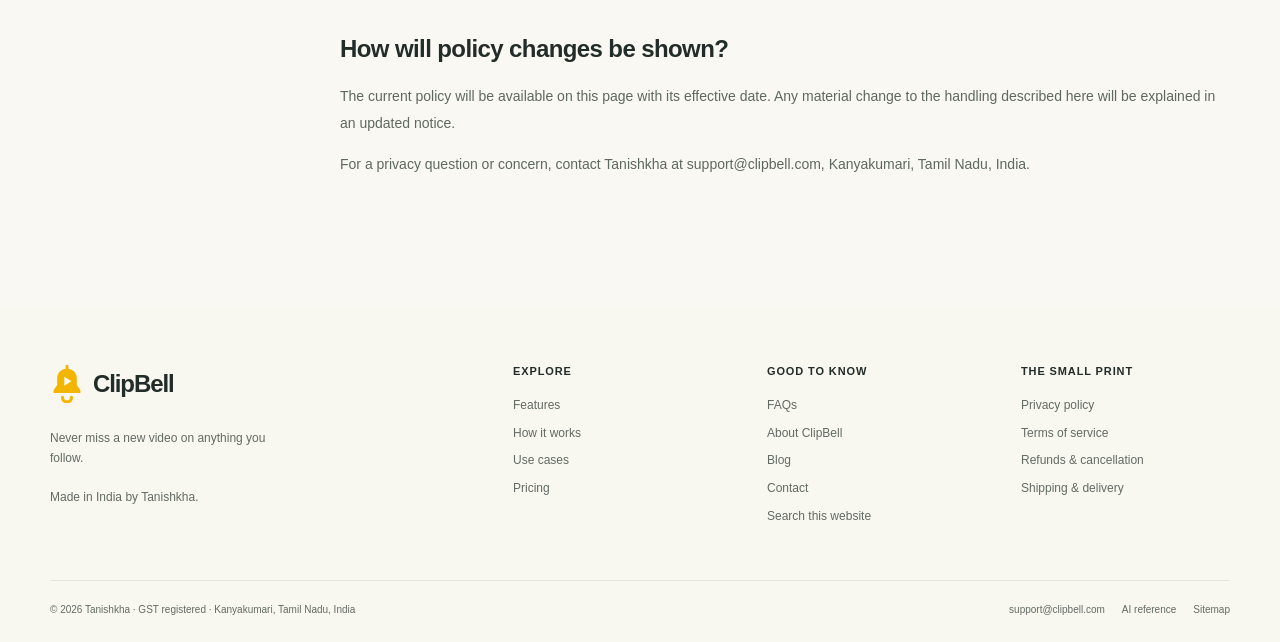
<file: privacy/index.html>
<!doctype html>
<html lang="en"><head><meta charset="utf-8"><meta name="viewport" content="width=device-width, initial-scale=1"><meta name="color-scheme" content="light"><meta name="theme-color" content="#FAF8F2">
<title>ClipBell Privacy Policy | Your Topics Stay Local</title><meta name="description" content="Learn how ClipBell keeps your topics, results and history on your computer, and how support, licence checks and payments are handled."><meta name="robots" content="index,follow,max-image-preview:large"><link rel="canonical" href="https://clipbell.com/privacy/">
<meta property="og:type" content="website"><meta property="og:site_name" content="ClipBell"><meta property="og:locale" content="en_IN"><meta property="og:title" content="ClipBell Privacy Policy | Your Topics Stay Local"><meta property="og:description" content="Learn how ClipBell keeps your topics, results and history on your computer, and how support, licence checks and payments are handled."><meta property="og:url" content="https://clipbell.com/privacy/"><meta property="og:image" content="https://clipbell.com/assets/og-clipbell.png?v=dark-header-f2b500"><meta property="og:image:width" content="1200"><meta property="og:image:height" content="630"><meta property="og:image:alt" content="ClipBell mango-yellow bell on warm off-white. Never miss a new video on anything you follow.">
<meta name="twitter:card" content="summary_large_image"><meta name="twitter:title" content="ClipBell Privacy Policy | Your Topics Stay Local"><meta name="twitter:description" content="Learn how ClipBell keeps your topics, results and history on your computer, and how support, licence checks and payments are handled."><meta name="twitter:image" content="https://clipbell.com/assets/og-clipbell.png?v=dark-header-f2b500"><meta name="twitter:image:alt" content="ClipBell mango-yellow bell on warm off-white. Never miss a new video on anything you follow.">
<link rel="icon" href="/assets/favicon.svg?v=dark-header-f2b500" type="image/svg+xml"><link rel="icon" href="/assets/favicon-32.png?v=dark-header-f2b500" type="image/png" sizes="32x32"><link rel="apple-touch-icon" href="/assets/apple-touch-icon.png?v=dark-header-f2b500"><link rel="stylesheet" href="/assets/site.css?v=dark-header-f2b500"><link rel="describedby" href="/llms.txt" type="text/plain"><link rel="alternate" type="text/markdown" href="/privacy/index.md" title="Plain-text version of this page">
<script type="application/ld+json">{"@context":"https://schema.org","@graph":[{"@type":"Organization","@id":"https://clipbell.com/#organization","name":"Tanishkha","legalName":"Tanishkha","url":"https://clipbell.com/","brand":{"@type":"Brand","name":"ClipBell"},"logo":"https://clipbell.com/assets/clipbell-logo.svg?v=dark-header-f2b500","email":"support@clipbell.com","address":{"@type":"PostalAddress","addressLocality":"Kanyakumari","addressRegion":"Tamil Nadu","addressCountry":"IN"},"contactPoint":{"@type":"ContactPoint","contactType":"customer support","email":"support@clipbell.com","availableLanguage":"English"}},{"@type":"SoftwareApplication","@id":"https://clipbell.com/#software","name":"ClipBell","url":"https://clipbell.com/","description":"ClipBell is a browser extension for Chrome, Edge and Brave that alerts you when new videos are released on topics you follow. Topics, results and history stay in your browser on your computer.","applicationCategory":"BrowserApplication","operatingSystem":"Chrome, Edge, Brave","isAccessibleForFree":true,"publisher":{"@id":"https://clipbell.com/#organization"},"offers":[{"@type":"Offer","name":"ClipBell Free","price":0,"priceCurrency":"INR","url":"https://clipbell.com/pricing/","description":"Up to 3 topics, silent alerts and one PIN."},{"@type":"Offer","name":"ClipBell Pro — monthly — INR","price":99,"priceCurrency":"INR","url":"https://clipbell.com/pricing/","priceSpecification":{"@type":"UnitPriceSpecification","price":99,"priceCurrency":"INR","valueAddedTaxIncluded":false,"referenceQuantity":{"@type":"QuantitativeValue","value":1,"unitText":"month"}},"description":"Monthly Pro: unlimited topics, full history, master PIN and personal topics, popup and daily digest alerts, all filters and related videos. Price excludes 18% GST, which Indian buyers pay on top."},{"@type":"Offer","name":"ClipBell Pro — monthly — USD","price":2.99,"priceCurrency":"USD","url":"https://clipbell.com/pricing/","priceSpecification":{"@type":"UnitPriceSpecification","price":2.99,"priceCurrency":"USD","referenceQuantity":{"@type":"QuantitativeValue","value":1,"unitText":"month"}},"description":"Monthly Pro: unlimited topics, full history, master PIN and personal topics, popup and daily digest alerts, all filters and related videos. Outside India; no GST."},{"@type":"Offer","name":"ClipBell Pro — yearly — INR","price":990,"priceCurrency":"INR","url":"https://clipbell.com/pricing/","priceSpecification":{"@type":"UnitPriceSpecification","price":990,"priceCurrency":"INR","valueAddedTaxIncluded":false,"referenceQuantity":{"@type":"QuantitativeValue","value":1,"unitText":"year"}},"description":"Yearly Pro (2 months free: 10 months' price): unlimited topics, full history, master PIN and personal topics, popup and daily digest alerts, all filters and related videos. Price excludes 18% GST, which Indian buyers pay on top."},{"@type":"Offer","name":"ClipBell Pro — yearly — USD","price":29.9,"priceCurrency":"USD","url":"https://clipbell.com/pricing/","priceSpecification":{"@type":"UnitPriceSpecification","price":29.9,"priceCurrency":"USD","referenceQuantity":{"@type":"QuantitativeValue","value":1,"unitText":"year"}},"description":"Yearly Pro (2 months free: 10 months' price): unlimited topics, full history, master PIN and personal topics, popup and daily digest alerts, all filters and related videos. Outside India; no GST."},{"@type":"Offer","name":"ClipBell Pro — lifetime — INR","price":2999,"priceCurrency":"INR","url":"https://clipbell.com/pricing/","priceSpecification":{"@type":"UnitPriceSpecification","price":2999,"priceCurrency":"INR","valueAddedTaxIncluded":false},"description":"Founder lifetime Pro, one-time payment, limited to the first 1,000 users: unlimited topics, full history, master PIN and personal topics, popup and daily digest alerts, all filters and related videos. Price excludes 18% GST, which Indian buyers pay on top."},{"@type":"Offer","name":"ClipBell Pro — lifetime — USD","price":69,"priceCurrency":"USD","url":"https://clipbell.com/pricing/","priceSpecification":{"@type":"UnitPriceSpecification","price":69,"priceCurrency":"USD"},"description":"Founder lifetime Pro, one-time payment, limited to the first 1,000 users: unlimited topics, full history, master PIN and personal topics, popup and daily digest alerts, all filters and related videos. Outside India; no GST."}]},{"@type":"WebSite","@id":"https://clipbell.com/#website","name":"ClipBell","url":"https://clipbell.com/","publisher":{"@id":"https://clipbell.com/#organization"},"inLanguage":"en","potentialAction":{"@type":"SearchAction","target":{"@type":"EntryPoint","urlTemplate":"https://clipbell.com/search/?q={search_term_string}"},"query-input":"required name=search_term_string"}},{"@type":"BreadcrumbList","@id":"https://clipbell.com/privacy/#breadcrumbs","itemListElement":[{"@type":"ListItem","position":1,"name":"Home","item":"https://clipbell.com/"},{"@type":"ListItem","position":2,"name":"Privacy policy","item":"https://clipbell.com/privacy/"}]},{"@type":"WebPage","@id":"https://clipbell.com/privacy/#webpage","name":"ClipBell Privacy Policy | Your Topics Stay Local","description":"Learn how ClipBell keeps your topics, results and history on your computer, and how support, licence checks and payments are handled.","url":"https://clipbell.com/privacy/","isPartOf":{"@id":"https://clipbell.com/#website"},"about":{"@id":"https://clipbell.com/#software"},"breadcrumb":{"@id":"https://clipbell.com/privacy/#breadcrumbs"},"inLanguage":"en"}]}</script><script src="/assets/site.js" defer></script></head>
<body><a href="#main" class="skip-link">Skip to content</a>
<header class="site-header"><div class="container header-row">
<a href="/" class="wordmark" aria-label="ClipBell home"><svg class="brand-icon" viewBox="0 0 38 42" fill="none" aria-hidden="true"><path d="M19 4c-6.8 0-11 4.8-11 11v7l-4 6v3h30v-3l-4-6v-7C30 8.8 25.8 4 19 4Z" fill="currentColor"/><path d="M14 36a5 5 0 0 0 10 0" stroke="currentColor" stroke-width="3.5" stroke-linecap="round"/><path d="m16 13 8 5-8 5V13Z" fill="#fffaf0"/><path d="M19 1v4" stroke="currentColor" stroke-width="3" stroke-linecap="round"/></svg><span>ClipBell</span></a>
<nav class="nav" id="main-navigation" aria-label="Main navigation"><a href="/features/">Features</a><a href="/how-it-works/">How it works</a><a href="/use-cases/">Use cases</a><a href="/pricing/">Pricing</a><a href="/faq/">FAQs</a></nav>
<div class="header-actions"><a class="button button-sm" href="/#install-info" data-launch="install" data-placeholder="install-link-pending"><svg class="icon icon-sm" viewBox="0 0 24 24" fill="none" stroke="currentColor" stroke-width="1.6" stroke-linecap="round" stroke-linejoin="round" aria-hidden="true"><circle cx="12" cy="12" r="9"/><circle cx="12" cy="12" r="3.5"/><path d="M12 8.5h8M9 14l-4-7m10 7-4 7"/></svg>Add to Chrome<svg class="icon icon-sm" viewBox="0 0 24 24" fill="none" stroke="currentColor" stroke-width="1.6" stroke-linecap="round" stroke-linejoin="round" aria-hidden="true"><path d="M5 12h14m-5-5 5 5-5 5"/></svg></a><button class="menu-toggle" id="menu-toggle" type="button" aria-label="Toggle navigation" aria-controls="main-navigation" aria-expanded="false"><svg class="icon" viewBox="0 0 24 24" fill="none" stroke="currentColor" stroke-width="1.6" stroke-linecap="round" stroke-linejoin="round" aria-hidden="true"><path d="M4 7h16M4 12h16M4 17h16"/></svg></button></div>
</div></header><main id="main"><section class="page-hero"><div class="container"><ol class="breadcrumbs" aria-label="Breadcrumb"><li><a href="/">Home</a></li><li aria-current="page">Privacy policy</li></ol><p class="eyebrow">Clear information. No small surprises.</p><h1>ClipBell Privacy Policy</h1><p class="lead">Private by design. Everything stays on your computer. ClipBell keeps your topics, results and history in your browser, with no account or sign-up.</p><div class="draft-note"><strong>Effective date: 18 October 2026.</strong> Questions about this policy: <a href="mailto:support@clipbell.com">support@clipbell.com</a>.</div></div></section><section class="section"><div class="container legal-layout"><aside class="legal-toc" aria-label="On this page"><h2>On this page</h2><ul><li><a href="#policy-1">Who is responsible for ClipBell?</a></li><li><a href="#policy-2">What stays on your computer?</a></li><li><a href="#policy-3">What can the extension access, and why?</a></li><li><a href="#policy-4">What do other websites receive?</a></li><li><a href="#policy-5">Does the optional AI send my topics to Tanishkha?</a></li><li><a href="#policy-6">How do PIN locks protect my list?</a></li><li><a href="#policy-7">What happens during a Pro licence check?</a></li><li><a href="#policy-8">Who handles payment details?</a></li><li><a href="#policy-9">What if I email you or use the contact form?</a></li><li><a href="#policy-10">How long are records kept, and who can receive them?</a></li><li><a href="#policy-11">What privacy choices and rights do I have?</a></li><li><a href="#policy-12">Is ClipBell intended for children?</a></li><li><a href="#policy-13">How will policy changes be shown?</a></li></ul></aside><div class="legal-copy"><section id="policy-1"><h2>Who is responsible for ClipBell?</h2><p>ClipBell is made by Tanishkha, a GST-registered business in India. Our business location is Kanyakumari, Tamil Nadu, India.</p><p>This policy explains the ClipBell extension and the separate support and payment choices described on clipbell.com and clipbell.app. For privacy questions, email support@clipbell.com.</p></section><section id="policy-2"><h2>What stays on your computer?</h2><p>The ClipBell extension does not collect your personal data, topics, results or history. Your topics, results and history stay locally in your browser on your computer. Tanishkha never sees, collects or sells them.</p><p>No account is needed. There is no tracking, no analytics on your topics and no ads. The separate Pro licence check, voluntary support contact and payment processing are explained below.</p></section><section id="policy-3"><h2>What can the extension access, and why?</h2><p>ClipBell uses browser access to find publicly available videos, save your list locally and show the alerts you choose.</p><ul><li>Web pages: ClipBell accesses publicly available pages it searches to find and match videos for your topics.</li><li>Browser storage: ClipBell stores your topics, results, history and preferences in your browser on your computer.</li><li>Notifications: ClipBell uses notification access for your chosen alerts. You can choose silent alerts, or Pro popup and daily digest alerts, with quiet hours and a sound toggle.</li></ul></section><section id="policy-4"><h2>What do other websites receive?</h2><p>ClipBell searches publicly available web pages directly from your browser, the same way you would. Those websites receive the web requests needed to provide their pages and apply their own privacy practices.</p><p>When you open a video, the website you visit handles your visit under its own terms and privacy policy. ClipBell only links to videos; it does not host or control them.</p></section><section id="policy-5"><h2>Does the optional AI send my topics to Tanishkha?</h2><p>No. Optional on-device AI improves matching without sending data to Tanishkha, when your browser supports it.</p><p>This feature works on your device. It is optional and depends on browser support.</p></section><section id="policy-6"><h2>How do PIN locks protect my list?</h2><p>ClipBell offers a PIN lock with auto-lock and a quick-lock keyboard shortcut. Pro also includes a master PIN for personal topics you want to keep to yourself.</p><p>Keep your computer and browser protected as well. A PIN controls access within ClipBell; it does not promise protection against every form of access to your device.</p></section><section id="policy-7"><h2>What happens during a Pro licence check?</h2><p>A Pro licence key is checked to confirm paid access without sending any of your topics.</p><p>The licence check is separate from your locally stored topics, results and history.</p></section><section id="policy-8"><h2>Who handles payment details?</h2><p>Pro payments are handled by Razorpay through its checkout.</p><p>You provide payment details to the payment provider. Tanishkha does not collect or store your full card details or UPI PIN. The provider handles payment information under its own privacy policy.</p><p>A transaction reference, payment status or receipt may be needed to provide Pro access, deal with a refund or meet applicable accounting duties. These purchase records are separate from your private topic list.</p></section><section id="policy-9"><h2>What if I email you or use the contact form?</h2><p>If you contact us, you choose to share your email address, message and any name you provide. We use those details to respond to your request and resolve the issue you raise.</p><p>You do not need to send your topics, history, PIN or full payment details for a general support question. Support correspondence is separate from information saved inside the extension.</p></section><section id="policy-10"><h2>How long are records kept, and who can receive them?</h2><p>Your extension data stays in local browser storage under your control. Tanishkha does not hold a central copy of your topics, results or history.</p><p>We keep support messages while dealing with your request and for any period needed to resolve a related dispute or meet a legal duty. Purchase records follow applicable accounting and record-keeping requirements. For details about service providers, website requests, retention periods or international transfers, email support@clipbell.com.</p><p>Where the GDPR applies, handling a service or purchase request relies on taking steps at your request or fulfilling a contract. Records required by law rely on a legal obligation. If an activity needs your consent, we ask for it and you can withdraw it.</p></section><section id="policy-11"><h2>What privacy choices and rights do I have?</h2><p>You control the information stored in your browser. For information you voluntarily share with Tanishkha, you can contact support@clipbell.com with a privacy request.</p><p>Depending on the law that applies, your rights may include access, a copy, correction, deletion, restriction, objection, portability or withdrawal of consent. You may also have a right to complain to the relevant data protection authority and, in India where applicable, to nominate someone to exercise your rights.</p><p>We will handle requests under the applicable provisions of India&#x27;s Digital Personal Data Protection Act, 2023, the GDPR where it applies, and other relevant law. We cannot retrieve a local topic list or history that we do not hold.</p></section><section id="policy-12"><h2>Is ClipBell intended for children?</h2><p>ClipBell is not directed at children under 13. We do not knowingly collect children&#x27;s personal data through the extension&#x27;s video-tracking features.</p><p>This age statement does not replace higher age thresholds or parental-consent requirements under applicable law. A parent or guardian who believes a child has shared personal information with support can contact support@clipbell.com.</p></section><section id="policy-13"><h2>How will policy changes be shown?</h2><p>The current policy will be available on this page with its effective date. Any material change to the handling described here will be explained in an updated notice.</p><p>For a privacy question or concern, contact Tanishkha at support@clipbell.com, Kanyakumari, Tamil Nadu, India.</p></section></div></div></section></main><footer class="site-footer"><div class="container"><div class="footer-grid"><div class="footer-brand"><a href="/" class="wordmark" aria-label="ClipBell home"><svg class="brand-icon" viewBox="0 0 38 42" fill="none" aria-hidden="true"><path d="M19 4c-6.8 0-11 4.8-11 11v7l-4 6v3h30v-3l-4-6v-7C30 8.8 25.8 4 19 4Z" fill="currentColor"/><path d="M14 36a5 5 0 0 0 10 0" stroke="currentColor" stroke-width="3.5" stroke-linecap="round"/><path d="m16 13 8 5-8 5V13Z" fill="#fffaf0"/><path d="M19 1v4" stroke="currentColor" stroke-width="3" stroke-linecap="round"/></svg><span>ClipBell</span></a><p>Never miss a new video on anything you follow.<br><br>Made in India by Tanishkha.</p></div><div class="footer-group"><h2>Explore</h2><ul><li><a href="/features/">Features</a></li><li><a href="/how-it-works/">How it works</a></li><li><a href="/use-cases/">Use cases</a></li><li><a href="/pricing/">Pricing</a></li></ul></div><div class="footer-group"><h2>Good to know</h2><ul><li><a href="/faq/">FAQs</a></li><li><a href="/about/">About ClipBell</a></li><li><a href="/blog/">Blog</a></li><li><a href="/contact/">Contact</a></li><li><a href="/search/">Search this website</a></li></ul></div><div class="footer-group"><h2>The small print</h2><ul><li><a href="/privacy/">Privacy policy</a></li><li><a href="/terms/">Terms of service</a></li><li><a href="/refund-policy/">Refunds & cancellation</a></li><li><a href="/shipping-policy/">Shipping & delivery</a></li></ul></div></div><div class="footer-bottom"><p>© 2026 Tanishkha · GST registered · Kanyakumari, Tamil Nadu, India</p><div class="footer-small-links"><a href="mailto:support@clipbell.com">support@clipbell.com</a><a href="/llms.txt">AI reference</a><a href="/sitemap.xml">Sitemap</a></div></div></div></footer><dialog id="launch-notice" class="notice-dialog" aria-labelledby="notice-heading" aria-describedby="notice-text"><svg class="brand-icon" viewBox="0 0 38 42" fill="none" aria-hidden="true"><path d="M19 4c-6.8 0-11 4.8-11 11v7l-4 6v3h30v-3l-4-6v-7C30 8.8 25.8 4 19 4Z" fill="currentColor"/><path d="M14 36a5 5 0 0 0 10 0" stroke="currentColor" stroke-width="3.5" stroke-linecap="round"/><path d="m16 13 8 5-8 5V13Z" fill="#fffaf0"/><path d="M19 1v4" stroke="currentColor" stroke-width="3" stroke-linecap="round"/></svg><h2 id="notice-heading">The install link is being finalised.</h2><p id="notice-text">The official extension listing needs to be added before installation is available here.</p><code id="notice-value">Coming soon</code><div class="actions"><button id="notice-close" type="button" class="button button-dark">Got it</button><a href="/contact/" class="text-link">Contact ClipBell</a></div></dialog></body></html>
</file>
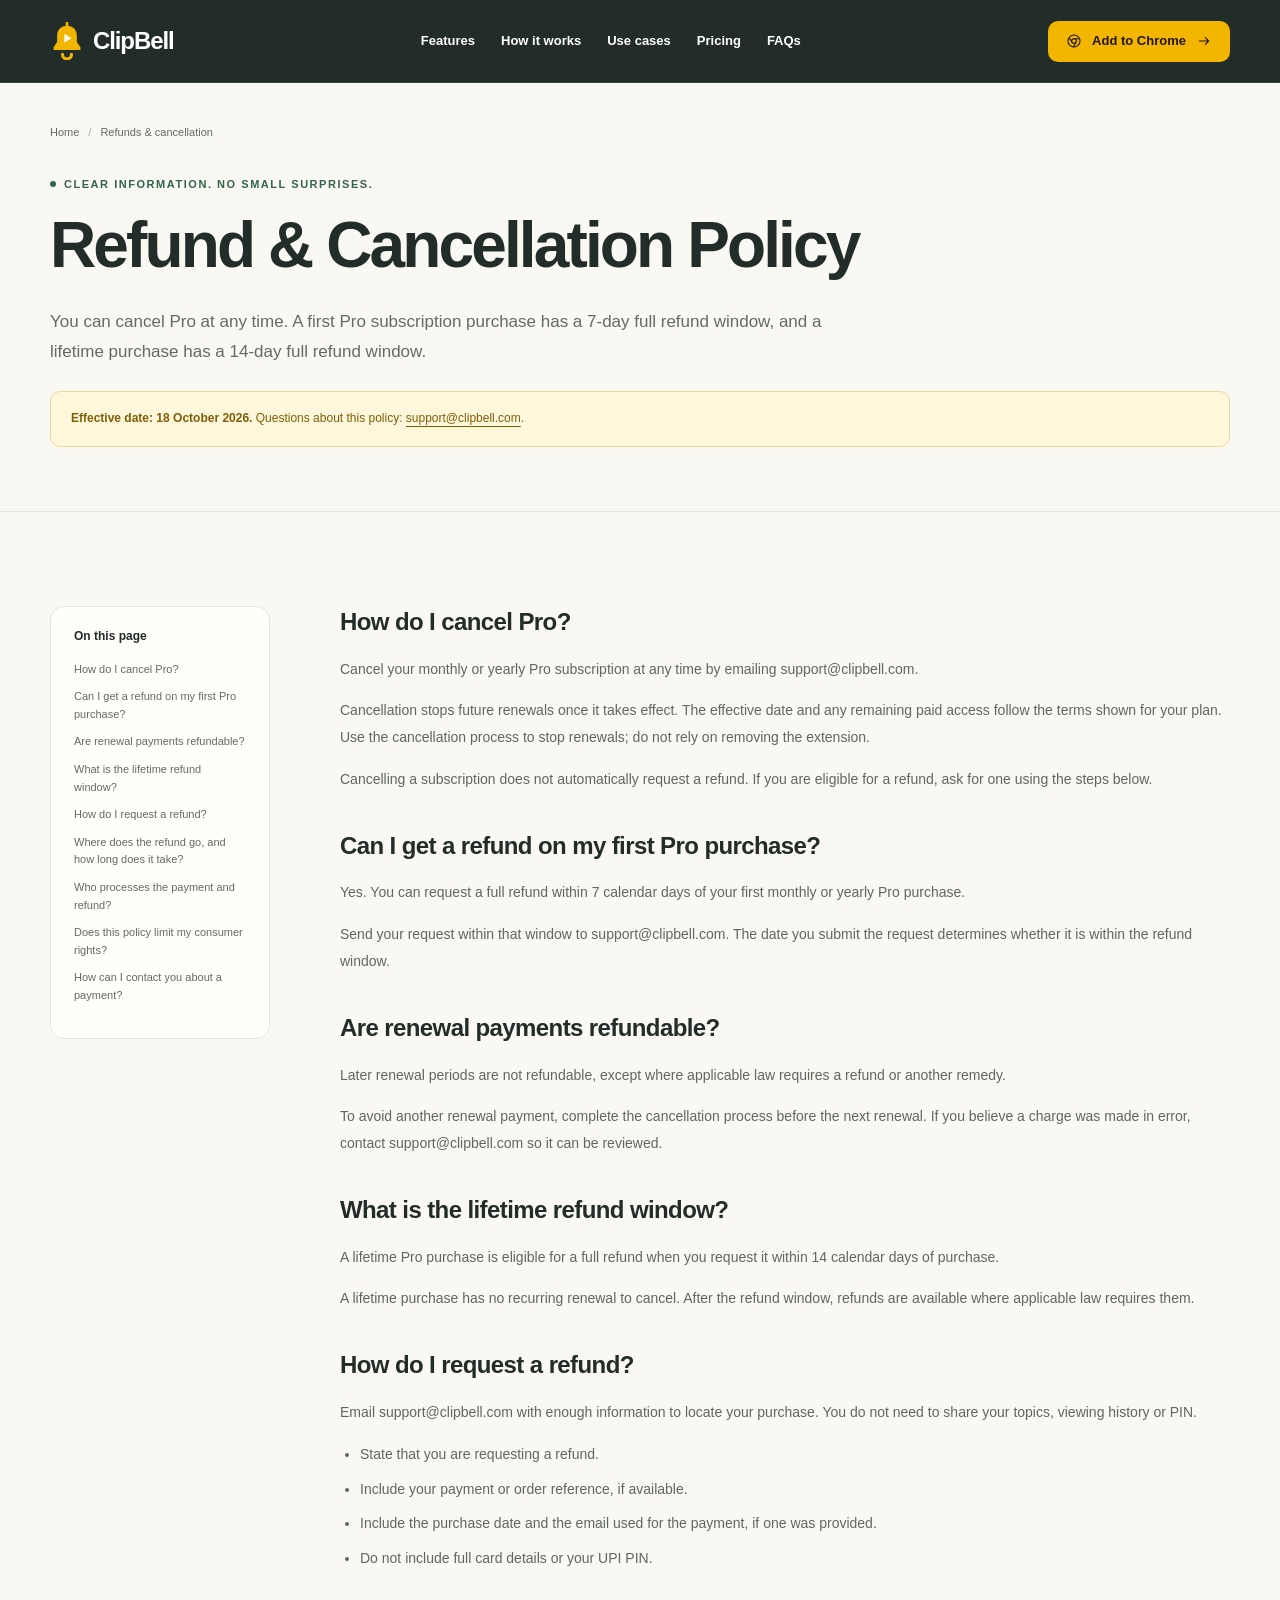
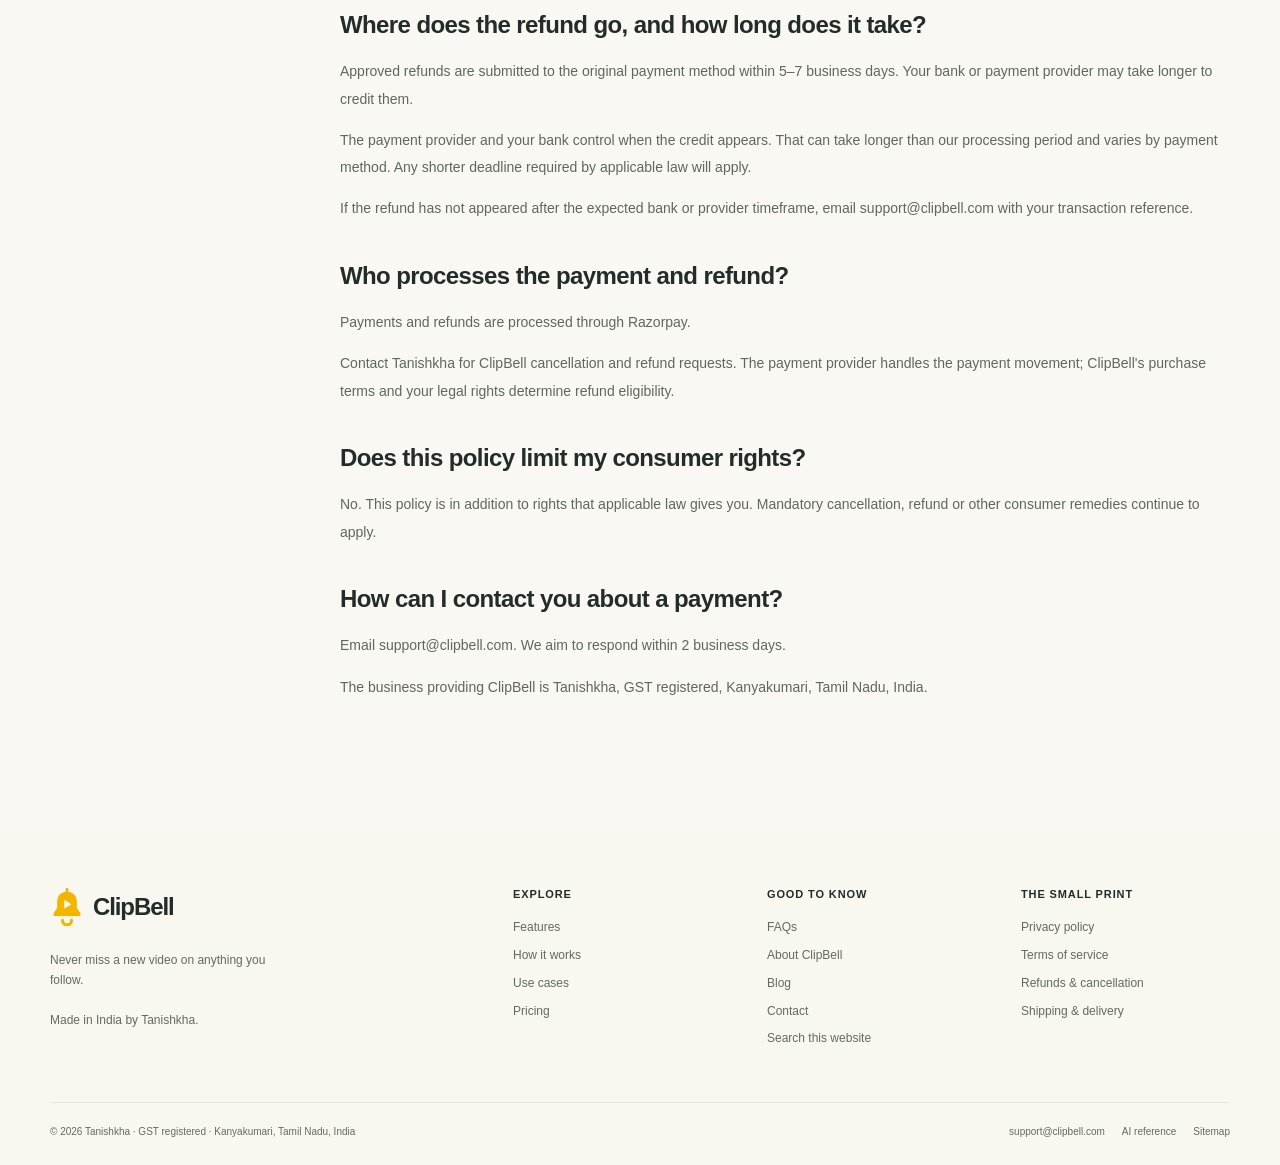
<file: refund-policy/index.html>
<!doctype html>
<html lang="en"><head><meta charset="utf-8"><meta name="viewport" content="width=device-width, initial-scale=1"><meta name="color-scheme" content="light"><meta name="theme-color" content="#FAF8F2">
<title>ClipBell Refund &amp; Cancellation Policy</title><meta name="description" content="Cancel ClipBell Pro any time. Read the 7-day first-purchase and 14-day lifetime refund windows, renewal rules and refund process."><meta name="robots" content="index,follow,max-image-preview:large"><link rel="canonical" href="https://clipbell.com/refund-policy/">
<meta property="og:type" content="website"><meta property="og:site_name" content="ClipBell"><meta property="og:locale" content="en_IN"><meta property="og:title" content="ClipBell Refund &amp; Cancellation Policy"><meta property="og:description" content="Cancel ClipBell Pro any time. Read the 7-day first-purchase and 14-day lifetime refund windows, renewal rules and refund process."><meta property="og:url" content="https://clipbell.com/refund-policy/"><meta property="og:image" content="https://clipbell.com/assets/og-clipbell.png?v=dark-header-f2b500"><meta property="og:image:width" content="1200"><meta property="og:image:height" content="630"><meta property="og:image:alt" content="ClipBell mango-yellow bell on warm off-white. Never miss a new video on anything you follow.">
<meta name="twitter:card" content="summary_large_image"><meta name="twitter:title" content="ClipBell Refund &amp; Cancellation Policy"><meta name="twitter:description" content="Cancel ClipBell Pro any time. Read the 7-day first-purchase and 14-day lifetime refund windows, renewal rules and refund process."><meta name="twitter:image" content="https://clipbell.com/assets/og-clipbell.png?v=dark-header-f2b500"><meta name="twitter:image:alt" content="ClipBell mango-yellow bell on warm off-white. Never miss a new video on anything you follow.">
<link rel="icon" href="/assets/favicon.svg?v=dark-header-f2b500" type="image/svg+xml"><link rel="icon" href="/assets/favicon-32.png?v=dark-header-f2b500" type="image/png" sizes="32x32"><link rel="apple-touch-icon" href="/assets/apple-touch-icon.png?v=dark-header-f2b500"><link rel="stylesheet" href="/assets/site.css?v=dark-header-f2b500"><link rel="describedby" href="/llms.txt" type="text/plain"><link rel="alternate" type="text/markdown" href="/refund-policy/index.md" title="Plain-text version of this page">
<script type="application/ld+json">{"@context":"https://schema.org","@graph":[{"@type":"Organization","@id":"https://clipbell.com/#organization","name":"Tanishkha","legalName":"Tanishkha","url":"https://clipbell.com/","brand":{"@type":"Brand","name":"ClipBell"},"logo":"https://clipbell.com/assets/clipbell-logo.svg?v=dark-header-f2b500","email":"support@clipbell.com","address":{"@type":"PostalAddress","addressLocality":"Kanyakumari","addressRegion":"Tamil Nadu","addressCountry":"IN"},"contactPoint":{"@type":"ContactPoint","contactType":"customer support","email":"support@clipbell.com","availableLanguage":"English"}},{"@type":"SoftwareApplication","@id":"https://clipbell.com/#software","name":"ClipBell","url":"https://clipbell.com/","description":"ClipBell is a browser extension for Chrome, Edge and Brave that alerts you when new videos are released on topics you follow. Topics, results and history stay in your browser on your computer.","applicationCategory":"BrowserApplication","operatingSystem":"Chrome, Edge, Brave","isAccessibleForFree":true,"publisher":{"@id":"https://clipbell.com/#organization"},"offers":[{"@type":"Offer","name":"ClipBell Free","price":0,"priceCurrency":"INR","url":"https://clipbell.com/pricing/","description":"Up to 3 topics, silent alerts and one PIN."},{"@type":"Offer","name":"ClipBell Pro — monthly — INR","price":99,"priceCurrency":"INR","url":"https://clipbell.com/pricing/","priceSpecification":{"@type":"UnitPriceSpecification","price":99,"priceCurrency":"INR","valueAddedTaxIncluded":false,"referenceQuantity":{"@type":"QuantitativeValue","value":1,"unitText":"month"}},"description":"Monthly Pro: unlimited topics, full history, master PIN and personal topics, popup and daily digest alerts, all filters and related videos. Price excludes 18% GST, which Indian buyers pay on top."},{"@type":"Offer","name":"ClipBell Pro — monthly — USD","price":2.99,"priceCurrency":"USD","url":"https://clipbell.com/pricing/","priceSpecification":{"@type":"UnitPriceSpecification","price":2.99,"priceCurrency":"USD","referenceQuantity":{"@type":"QuantitativeValue","value":1,"unitText":"month"}},"description":"Monthly Pro: unlimited topics, full history, master PIN and personal topics, popup and daily digest alerts, all filters and related videos. Outside India; no GST."},{"@type":"Offer","name":"ClipBell Pro — yearly — INR","price":990,"priceCurrency":"INR","url":"https://clipbell.com/pricing/","priceSpecification":{"@type":"UnitPriceSpecification","price":990,"priceCurrency":"INR","valueAddedTaxIncluded":false,"referenceQuantity":{"@type":"QuantitativeValue","value":1,"unitText":"year"}},"description":"Yearly Pro (2 months free: 10 months' price): unlimited topics, full history, master PIN and personal topics, popup and daily digest alerts, all filters and related videos. Price excludes 18% GST, which Indian buyers pay on top."},{"@type":"Offer","name":"ClipBell Pro — yearly — USD","price":29.9,"priceCurrency":"USD","url":"https://clipbell.com/pricing/","priceSpecification":{"@type":"UnitPriceSpecification","price":29.9,"priceCurrency":"USD","referenceQuantity":{"@type":"QuantitativeValue","value":1,"unitText":"year"}},"description":"Yearly Pro (2 months free: 10 months' price): unlimited topics, full history, master PIN and personal topics, popup and daily digest alerts, all filters and related videos. Outside India; no GST."},{"@type":"Offer","name":"ClipBell Pro — lifetime — INR","price":2999,"priceCurrency":"INR","url":"https://clipbell.com/pricing/","priceSpecification":{"@type":"UnitPriceSpecification","price":2999,"priceCurrency":"INR","valueAddedTaxIncluded":false},"description":"Founder lifetime Pro, one-time payment, limited to the first 1,000 users: unlimited topics, full history, master PIN and personal topics, popup and daily digest alerts, all filters and related videos. Price excludes 18% GST, which Indian buyers pay on top."},{"@type":"Offer","name":"ClipBell Pro — lifetime — USD","price":69,"priceCurrency":"USD","url":"https://clipbell.com/pricing/","priceSpecification":{"@type":"UnitPriceSpecification","price":69,"priceCurrency":"USD"},"description":"Founder lifetime Pro, one-time payment, limited to the first 1,000 users: unlimited topics, full history, master PIN and personal topics, popup and daily digest alerts, all filters and related videos. Outside India; no GST."}]},{"@type":"WebSite","@id":"https://clipbell.com/#website","name":"ClipBell","url":"https://clipbell.com/","publisher":{"@id":"https://clipbell.com/#organization"},"inLanguage":"en","potentialAction":{"@type":"SearchAction","target":{"@type":"EntryPoint","urlTemplate":"https://clipbell.com/search/?q={search_term_string}"},"query-input":"required name=search_term_string"}},{"@type":"BreadcrumbList","@id":"https://clipbell.com/refund-policy/#breadcrumbs","itemListElement":[{"@type":"ListItem","position":1,"name":"Home","item":"https://clipbell.com/"},{"@type":"ListItem","position":2,"name":"Refunds & cancellation","item":"https://clipbell.com/refund-policy/"}]},{"@type":"WebPage","@id":"https://clipbell.com/refund-policy/#webpage","name":"ClipBell Refund & Cancellation Policy","description":"Cancel ClipBell Pro any time. Read the 7-day first-purchase and 14-day lifetime refund windows, renewal rules and refund process.","url":"https://clipbell.com/refund-policy/","isPartOf":{"@id":"https://clipbell.com/#website"},"about":{"@id":"https://clipbell.com/#software"},"breadcrumb":{"@id":"https://clipbell.com/refund-policy/#breadcrumbs"},"inLanguage":"en"}]}</script><script src="/assets/site.js" defer></script></head>
<body><a href="#main" class="skip-link">Skip to content</a>
<header class="site-header"><div class="container header-row">
<a href="/" class="wordmark" aria-label="ClipBell home"><svg class="brand-icon" viewBox="0 0 38 42" fill="none" aria-hidden="true"><path d="M19 4c-6.8 0-11 4.8-11 11v7l-4 6v3h30v-3l-4-6v-7C30 8.8 25.8 4 19 4Z" fill="currentColor"/><path d="M14 36a5 5 0 0 0 10 0" stroke="currentColor" stroke-width="3.5" stroke-linecap="round"/><path d="m16 13 8 5-8 5V13Z" fill="#fffaf0"/><path d="M19 1v4" stroke="currentColor" stroke-width="3" stroke-linecap="round"/></svg><span>ClipBell</span></a>
<nav class="nav" id="main-navigation" aria-label="Main navigation"><a href="/features/">Features</a><a href="/how-it-works/">How it works</a><a href="/use-cases/">Use cases</a><a href="/pricing/">Pricing</a><a href="/faq/">FAQs</a></nav>
<div class="header-actions"><a class="button button-sm" href="/#install-info" data-launch="install" data-placeholder="install-link-pending"><svg class="icon icon-sm" viewBox="0 0 24 24" fill="none" stroke="currentColor" stroke-width="1.6" stroke-linecap="round" stroke-linejoin="round" aria-hidden="true"><circle cx="12" cy="12" r="9"/><circle cx="12" cy="12" r="3.5"/><path d="M12 8.5h8M9 14l-4-7m10 7-4 7"/></svg>Add to Chrome<svg class="icon icon-sm" viewBox="0 0 24 24" fill="none" stroke="currentColor" stroke-width="1.6" stroke-linecap="round" stroke-linejoin="round" aria-hidden="true"><path d="M5 12h14m-5-5 5 5-5 5"/></svg></a><button class="menu-toggle" id="menu-toggle" type="button" aria-label="Toggle navigation" aria-controls="main-navigation" aria-expanded="false"><svg class="icon" viewBox="0 0 24 24" fill="none" stroke="currentColor" stroke-width="1.6" stroke-linecap="round" stroke-linejoin="round" aria-hidden="true"><path d="M4 7h16M4 12h16M4 17h16"/></svg></button></div>
</div></header><main id="main"><section class="page-hero"><div class="container"><ol class="breadcrumbs" aria-label="Breadcrumb"><li><a href="/">Home</a></li><li aria-current="page">Refunds &amp; cancellation</li></ol><p class="eyebrow">Clear information. No small surprises.</p><h1>Refund &amp; Cancellation Policy</h1><p class="lead">You can cancel Pro at any time. A first Pro subscription purchase has a 7-day full refund window, and a lifetime purchase has a 14-day full refund window.</p><div class="draft-note"><strong>Effective date: 18 October 2026.</strong> Questions about this policy: <a href="mailto:support@clipbell.com">support@clipbell.com</a>.</div></div></section><section class="section"><div class="container legal-layout"><aside class="legal-toc" aria-label="On this page"><h2>On this page</h2><ul><li><a href="#policy-1">How do I cancel Pro?</a></li><li><a href="#policy-2">Can I get a refund on my first Pro purchase?</a></li><li><a href="#policy-3">Are renewal payments refundable?</a></li><li><a href="#policy-4">What is the lifetime refund window?</a></li><li><a href="#policy-5">How do I request a refund?</a></li><li><a href="#policy-6">Where does the refund go, and how long does it take?</a></li><li><a href="#policy-7">Who processes the payment and refund?</a></li><li><a href="#policy-8">Does this policy limit my consumer rights?</a></li><li><a href="#policy-9">How can I contact you about a payment?</a></li></ul></aside><div class="legal-copy"><section id="policy-1"><h2>How do I cancel Pro?</h2><p>Cancel your monthly or yearly Pro subscription at any time by emailing support@clipbell.com.</p><p>Cancellation stops future renewals once it takes effect. The effective date and any remaining paid access follow the terms shown for your plan. Use the cancellation process to stop renewals; do not rely on removing the extension.</p><p>Cancelling a subscription does not automatically request a refund. If you are eligible for a refund, ask for one using the steps below.</p></section><section id="policy-2"><h2>Can I get a refund on my first Pro purchase?</h2><p>Yes. You can request a full refund within 7 calendar days of your first monthly or yearly Pro purchase.</p><p>Send your request within that window to support@clipbell.com. The date you submit the request determines whether it is within the refund window.</p></section><section id="policy-3"><h2>Are renewal payments refundable?</h2><p>Later renewal periods are not refundable, except where applicable law requires a refund or another remedy.</p><p>To avoid another renewal payment, complete the cancellation process before the next renewal. If you believe a charge was made in error, contact support@clipbell.com so it can be reviewed.</p></section><section id="policy-4"><h2>What is the lifetime refund window?</h2><p>A lifetime Pro purchase is eligible for a full refund when you request it within 14 calendar days of purchase.</p><p>A lifetime purchase has no recurring renewal to cancel. After the refund window, refunds are available where applicable law requires them.</p></section><section id="policy-5"><h2>How do I request a refund?</h2><p>Email support@clipbell.com with enough information to locate your purchase. You do not need to share your topics, viewing history or PIN.</p><ul><li>State that you are requesting a refund.</li><li>Include your payment or order reference, if available.</li><li>Include the purchase date and the email used for the payment, if one was provided.</li><li>Do not include full card details or your UPI PIN.</li></ul></section><section id="policy-6"><h2>Where does the refund go, and how long does it take?</h2><p>Approved refunds are submitted to the original payment method within 5–7 business days. Your bank or payment provider may take longer to credit them.</p><p>The payment provider and your bank control when the credit appears. That can take longer than our processing period and varies by payment method. Any shorter deadline required by applicable law will apply.</p><p>If the refund has not appeared after the expected bank or provider timeframe, email support@clipbell.com with your transaction reference.</p></section><section id="policy-7"><h2>Who processes the payment and refund?</h2><p>Payments and refunds are processed through Razorpay.</p><p>Contact Tanishkha for ClipBell cancellation and refund requests. The payment provider handles the payment movement; ClipBell&#x27;s purchase terms and your legal rights determine refund eligibility.</p></section><section id="policy-8"><h2>Does this policy limit my consumer rights?</h2><p>No. This policy is in addition to rights that applicable law gives you. Mandatory cancellation, refund or other consumer remedies continue to apply.</p></section><section id="policy-9"><h2>How can I contact you about a payment?</h2><p>Email support@clipbell.com. We aim to respond within 2 business days.</p><p>The business providing ClipBell is Tanishkha, GST registered, Kanyakumari, Tamil Nadu, India.</p></section></div></div></section></main><footer class="site-footer"><div class="container"><div class="footer-grid"><div class="footer-brand"><a href="/" class="wordmark" aria-label="ClipBell home"><svg class="brand-icon" viewBox="0 0 38 42" fill="none" aria-hidden="true"><path d="M19 4c-6.8 0-11 4.8-11 11v7l-4 6v3h30v-3l-4-6v-7C30 8.8 25.8 4 19 4Z" fill="currentColor"/><path d="M14 36a5 5 0 0 0 10 0" stroke="currentColor" stroke-width="3.5" stroke-linecap="round"/><path d="m16 13 8 5-8 5V13Z" fill="#fffaf0"/><path d="M19 1v4" stroke="currentColor" stroke-width="3" stroke-linecap="round"/></svg><span>ClipBell</span></a><p>Never miss a new video on anything you follow.<br><br>Made in India by Tanishkha.</p></div><div class="footer-group"><h2>Explore</h2><ul><li><a href="/features/">Features</a></li><li><a href="/how-it-works/">How it works</a></li><li><a href="/use-cases/">Use cases</a></li><li><a href="/pricing/">Pricing</a></li></ul></div><div class="footer-group"><h2>Good to know</h2><ul><li><a href="/faq/">FAQs</a></li><li><a href="/about/">About ClipBell</a></li><li><a href="/blog/">Blog</a></li><li><a href="/contact/">Contact</a></li><li><a href="/search/">Search this website</a></li></ul></div><div class="footer-group"><h2>The small print</h2><ul><li><a href="/privacy/">Privacy policy</a></li><li><a href="/terms/">Terms of service</a></li><li><a href="/refund-policy/">Refunds & cancellation</a></li><li><a href="/shipping-policy/">Shipping & delivery</a></li></ul></div></div><div class="footer-bottom"><p>© 2026 Tanishkha · GST registered · Kanyakumari, Tamil Nadu, India</p><div class="footer-small-links"><a href="mailto:support@clipbell.com">support@clipbell.com</a><a href="/llms.txt">AI reference</a><a href="/sitemap.xml">Sitemap</a></div></div></div></footer><dialog id="launch-notice" class="notice-dialog" aria-labelledby="notice-heading" aria-describedby="notice-text"><svg class="brand-icon" viewBox="0 0 38 42" fill="none" aria-hidden="true"><path d="M19 4c-6.8 0-11 4.8-11 11v7l-4 6v3h30v-3l-4-6v-7C30 8.8 25.8 4 19 4Z" fill="currentColor"/><path d="M14 36a5 5 0 0 0 10 0" stroke="currentColor" stroke-width="3.5" stroke-linecap="round"/><path d="m16 13 8 5-8 5V13Z" fill="#fffaf0"/><path d="M19 1v4" stroke="currentColor" stroke-width="3" stroke-linecap="round"/></svg><h2 id="notice-heading">The install link is being finalised.</h2><p id="notice-text">The official extension listing needs to be added before installation is available here.</p><code id="notice-value">Coming soon</code><div class="actions"><button id="notice-close" type="button" class="button button-dark">Got it</button><a href="/contact/" class="text-link">Contact ClipBell</a></div></dialog></body></html>
</file>
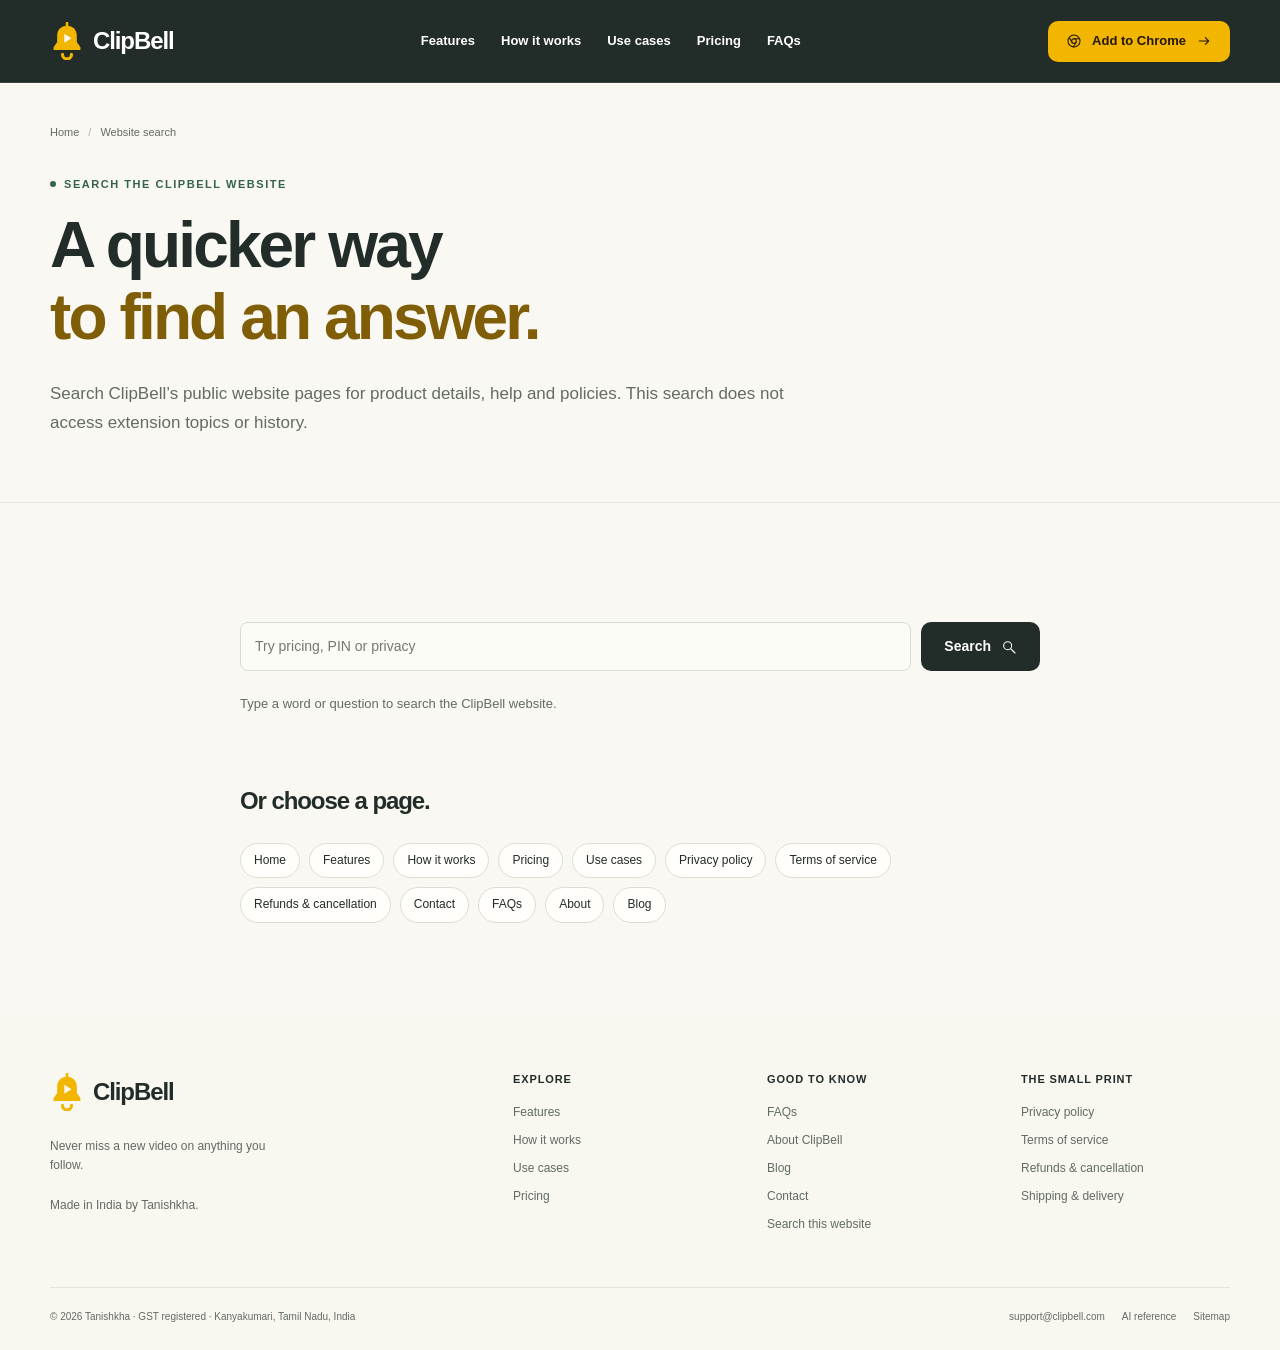
<file: search/index.html>
<!doctype html>
<html lang="en"><head><meta charset="utf-8"><meta name="viewport" content="width=device-width, initial-scale=1"><meta name="color-scheme" content="light"><meta name="theme-color" content="#FAF8F2">
<title>Search ClipBell — Find Features, Help and Policies</title><meta name="description" content="Search the ClipBell website for features, pricing, setup help, privacy, PIN questions, refunds and support."><meta name="robots" content="noindex,follow"><link rel="canonical" href="https://clipbell.com/search/">
<meta property="og:type" content="website"><meta property="og:site_name" content="ClipBell"><meta property="og:locale" content="en_IN"><meta property="og:title" content="Search ClipBell — Find Features, Help and Policies"><meta property="og:description" content="Search the ClipBell website for features, pricing, setup help, privacy, PIN questions, refunds and support."><meta property="og:url" content="https://clipbell.com/search/"><meta property="og:image" content="https://clipbell.com/assets/og-clipbell.png?v=dark-header-f2b500"><meta property="og:image:width" content="1200"><meta property="og:image:height" content="630"><meta property="og:image:alt" content="ClipBell mango-yellow bell on warm off-white. Never miss a new video on anything you follow.">
<meta name="twitter:card" content="summary_large_image"><meta name="twitter:title" content="Search ClipBell — Find Features, Help and Policies"><meta name="twitter:description" content="Search the ClipBell website for features, pricing, setup help, privacy, PIN questions, refunds and support."><meta name="twitter:image" content="https://clipbell.com/assets/og-clipbell.png?v=dark-header-f2b500"><meta name="twitter:image:alt" content="ClipBell mango-yellow bell on warm off-white. Never miss a new video on anything you follow.">
<link rel="icon" href="/assets/favicon.svg?v=dark-header-f2b500" type="image/svg+xml"><link rel="icon" href="/assets/favicon-32.png?v=dark-header-f2b500" type="image/png" sizes="32x32"><link rel="apple-touch-icon" href="/assets/apple-touch-icon.png?v=dark-header-f2b500"><link rel="stylesheet" href="/assets/site.css?v=dark-header-f2b500"><link rel="describedby" href="/llms.txt" type="text/plain"><link rel="alternate" type="text/markdown" href="/search/index.md" title="Plain-text version of this page">
<script type="application/ld+json">{"@context":"https://schema.org","@graph":[{"@type":"Organization","@id":"https://clipbell.com/#organization","name":"Tanishkha","legalName":"Tanishkha","url":"https://clipbell.com/","brand":{"@type":"Brand","name":"ClipBell"},"logo":"https://clipbell.com/assets/clipbell-logo.svg?v=dark-header-f2b500","email":"support@clipbell.com","address":{"@type":"PostalAddress","addressLocality":"Kanyakumari","addressRegion":"Tamil Nadu","addressCountry":"IN"},"contactPoint":{"@type":"ContactPoint","contactType":"customer support","email":"support@clipbell.com","availableLanguage":"English"}},{"@type":"SoftwareApplication","@id":"https://clipbell.com/#software","name":"ClipBell","url":"https://clipbell.com/","description":"ClipBell is a browser extension for Chrome, Edge and Brave that alerts you when new videos are released on topics you follow. Topics, results and history stay in your browser on your computer.","applicationCategory":"BrowserApplication","operatingSystem":"Chrome, Edge, Brave","isAccessibleForFree":true,"publisher":{"@id":"https://clipbell.com/#organization"},"offers":[{"@type":"Offer","name":"ClipBell Free","price":0,"priceCurrency":"INR","url":"https://clipbell.com/pricing/","description":"Up to 3 topics, silent alerts and one PIN."},{"@type":"Offer","name":"ClipBell Pro — monthly — INR","price":99,"priceCurrency":"INR","url":"https://clipbell.com/pricing/","priceSpecification":{"@type":"UnitPriceSpecification","price":99,"priceCurrency":"INR","valueAddedTaxIncluded":false,"referenceQuantity":{"@type":"QuantitativeValue","value":1,"unitText":"month"}},"description":"Monthly Pro: unlimited topics, full history, master PIN and personal topics, popup and daily digest alerts, all filters and related videos. Price excludes 18% GST, which Indian buyers pay on top."},{"@type":"Offer","name":"ClipBell Pro — monthly — USD","price":2.99,"priceCurrency":"USD","url":"https://clipbell.com/pricing/","priceSpecification":{"@type":"UnitPriceSpecification","price":2.99,"priceCurrency":"USD","referenceQuantity":{"@type":"QuantitativeValue","value":1,"unitText":"month"}},"description":"Monthly Pro: unlimited topics, full history, master PIN and personal topics, popup and daily digest alerts, all filters and related videos. Outside India; no GST."},{"@type":"Offer","name":"ClipBell Pro — yearly — INR","price":990,"priceCurrency":"INR","url":"https://clipbell.com/pricing/","priceSpecification":{"@type":"UnitPriceSpecification","price":990,"priceCurrency":"INR","valueAddedTaxIncluded":false,"referenceQuantity":{"@type":"QuantitativeValue","value":1,"unitText":"year"}},"description":"Yearly Pro (2 months free: 10 months' price): unlimited topics, full history, master PIN and personal topics, popup and daily digest alerts, all filters and related videos. Price excludes 18% GST, which Indian buyers pay on top."},{"@type":"Offer","name":"ClipBell Pro — yearly — USD","price":29.9,"priceCurrency":"USD","url":"https://clipbell.com/pricing/","priceSpecification":{"@type":"UnitPriceSpecification","price":29.9,"priceCurrency":"USD","referenceQuantity":{"@type":"QuantitativeValue","value":1,"unitText":"year"}},"description":"Yearly Pro (2 months free: 10 months' price): unlimited topics, full history, master PIN and personal topics, popup and daily digest alerts, all filters and related videos. Outside India; no GST."},{"@type":"Offer","name":"ClipBell Pro — lifetime — INR","price":2999,"priceCurrency":"INR","url":"https://clipbell.com/pricing/","priceSpecification":{"@type":"UnitPriceSpecification","price":2999,"priceCurrency":"INR","valueAddedTaxIncluded":false},"description":"Founder lifetime Pro, one-time payment, limited to the first 1,000 users: unlimited topics, full history, master PIN and personal topics, popup and daily digest alerts, all filters and related videos. Price excludes 18% GST, which Indian buyers pay on top."},{"@type":"Offer","name":"ClipBell Pro — lifetime — USD","price":69,"priceCurrency":"USD","url":"https://clipbell.com/pricing/","priceSpecification":{"@type":"UnitPriceSpecification","price":69,"priceCurrency":"USD"},"description":"Founder lifetime Pro, one-time payment, limited to the first 1,000 users: unlimited topics, full history, master PIN and personal topics, popup and daily digest alerts, all filters and related videos. Outside India; no GST."}]},{"@type":"WebSite","@id":"https://clipbell.com/#website","name":"ClipBell","url":"https://clipbell.com/","publisher":{"@id":"https://clipbell.com/#organization"},"inLanguage":"en","potentialAction":{"@type":"SearchAction","target":{"@type":"EntryPoint","urlTemplate":"https://clipbell.com/search/?q={search_term_string}"},"query-input":"required name=search_term_string"}},{"@type":"BreadcrumbList","@id":"https://clipbell.com/search/#breadcrumbs","itemListElement":[{"@type":"ListItem","position":1,"name":"Home","item":"https://clipbell.com/"},{"@type":"ListItem","position":2,"name":"Website search","item":"https://clipbell.com/search/"}]},{"@type":"WebPage","@id":"https://clipbell.com/search/#webpage","name":"Search ClipBell — Find Features, Help and Policies","description":"Search the ClipBell website for features, pricing, setup help, privacy, PIN questions, refunds and support.","url":"https://clipbell.com/search/","isPartOf":{"@id":"https://clipbell.com/#website"},"about":{"@id":"https://clipbell.com/#software"},"breadcrumb":{"@id":"https://clipbell.com/search/#breadcrumbs"},"inLanguage":"en"}]}</script><script src="/assets/site.js" defer></script></head>
<body><a href="#main" class="skip-link">Skip to content</a>
<header class="site-header"><div class="container header-row">
<a href="/" class="wordmark" aria-label="ClipBell home"><svg class="brand-icon" viewBox="0 0 38 42" fill="none" aria-hidden="true"><path d="M19 4c-6.8 0-11 4.8-11 11v7l-4 6v3h30v-3l-4-6v-7C30 8.8 25.8 4 19 4Z" fill="currentColor"/><path d="M14 36a5 5 0 0 0 10 0" stroke="currentColor" stroke-width="3.5" stroke-linecap="round"/><path d="m16 13 8 5-8 5V13Z" fill="#fffaf0"/><path d="M19 1v4" stroke="currentColor" stroke-width="3" stroke-linecap="round"/></svg><span>ClipBell</span></a>
<nav class="nav" id="main-navigation" aria-label="Main navigation"><a href="/features/">Features</a><a href="/how-it-works/">How it works</a><a href="/use-cases/">Use cases</a><a href="/pricing/">Pricing</a><a href="/faq/">FAQs</a></nav>
<div class="header-actions"><a class="button button-sm" href="/#install-info" data-launch="install" data-placeholder="install-link-pending"><svg class="icon icon-sm" viewBox="0 0 24 24" fill="none" stroke="currentColor" stroke-width="1.6" stroke-linecap="round" stroke-linejoin="round" aria-hidden="true"><circle cx="12" cy="12" r="9"/><circle cx="12" cy="12" r="3.5"/><path d="M12 8.5h8M9 14l-4-7m10 7-4 7"/></svg>Add to Chrome<svg class="icon icon-sm" viewBox="0 0 24 24" fill="none" stroke="currentColor" stroke-width="1.6" stroke-linecap="round" stroke-linejoin="round" aria-hidden="true"><path d="M5 12h14m-5-5 5 5-5 5"/></svg></a><button class="menu-toggle" id="menu-toggle" type="button" aria-label="Toggle navigation" aria-controls="main-navigation" aria-expanded="false"><svg class="icon" viewBox="0 0 24 24" fill="none" stroke="currentColor" stroke-width="1.6" stroke-linecap="round" stroke-linejoin="round" aria-hidden="true"><path d="M4 7h16M4 12h16M4 17h16"/></svg></button></div>
</div></header><main id="main"><section class="page-hero"><div class="container"><ol class="breadcrumbs" aria-label="Breadcrumb"><li><a href="/">Home</a></li><li aria-current="page">Website search</li></ol><p class="eyebrow">Search the ClipBell website</p><h1>A quicker way<br><span class="accent">to find an answer.</span></h1><p class="lead">Search ClipBell’s public website pages for product details, help and policies. This search does not access extension topics or history.</p></div></section><section class="section"><div class="container narrow"><form id="site-search-form" class="search-form" action="/search/" method="get" role="search"><label class="sr-only" for="site-search">Search this website</label><input id="site-search" class="search-input" type="search" name="q" maxlength="150" placeholder="Try pricing, PIN or privacy"><button type="submit" class="button button-dark">Search<svg class="icon icon-sm" viewBox="0 0 24 24" fill="none" stroke="currentColor" stroke-width="1.6" stroke-linecap="round" stroke-linejoin="round" aria-hidden="true"><circle cx="10" cy="10" r="6"/><path d="m15 15 6 6"/></svg></button></form><p id="search-status" class="small muted" role="status" style="margin-top:22px">Type a word or question to search the ClipBell website.</p><div id="search-results" class="search-results"></div><noscript><p class="noscript-note">Website search uses JavaScript. You can also browse all pages below.</p></noscript><h2 style="font-size:24px;margin-top:45px">Or choose a page.</h2><div class="jump-links"><a href="/">Home</a><a href="/features/">Features</a><a href="/how-it-works/">How it works</a><a href="/pricing/">Pricing</a><a href="/use-cases/">Use cases</a><a href="/privacy/">Privacy policy</a><a href="/terms/">Terms of service</a><a href="/refund-policy/">Refunds & cancellation</a><a href="/contact/">Contact</a><a href="/faq/">FAQs</a><a href="/about/">About</a><a href="/blog/">Blog</a></div></div></section></main><footer class="site-footer"><div class="container"><div class="footer-grid"><div class="footer-brand"><a href="/" class="wordmark" aria-label="ClipBell home"><svg class="brand-icon" viewBox="0 0 38 42" fill="none" aria-hidden="true"><path d="M19 4c-6.8 0-11 4.8-11 11v7l-4 6v3h30v-3l-4-6v-7C30 8.8 25.8 4 19 4Z" fill="currentColor"/><path d="M14 36a5 5 0 0 0 10 0" stroke="currentColor" stroke-width="3.5" stroke-linecap="round"/><path d="m16 13 8 5-8 5V13Z" fill="#fffaf0"/><path d="M19 1v4" stroke="currentColor" stroke-width="3" stroke-linecap="round"/></svg><span>ClipBell</span></a><p>Never miss a new video on anything you follow.<br><br>Made in India by Tanishkha.</p></div><div class="footer-group"><h2>Explore</h2><ul><li><a href="/features/">Features</a></li><li><a href="/how-it-works/">How it works</a></li><li><a href="/use-cases/">Use cases</a></li><li><a href="/pricing/">Pricing</a></li></ul></div><div class="footer-group"><h2>Good to know</h2><ul><li><a href="/faq/">FAQs</a></li><li><a href="/about/">About ClipBell</a></li><li><a href="/blog/">Blog</a></li><li><a href="/contact/">Contact</a></li><li><a href="/search/">Search this website</a></li></ul></div><div class="footer-group"><h2>The small print</h2><ul><li><a href="/privacy/">Privacy policy</a></li><li><a href="/terms/">Terms of service</a></li><li><a href="/refund-policy/">Refunds & cancellation</a></li><li><a href="/shipping-policy/">Shipping & delivery</a></li></ul></div></div><div class="footer-bottom"><p>© 2026 Tanishkha · GST registered · Kanyakumari, Tamil Nadu, India</p><div class="footer-small-links"><a href="mailto:support@clipbell.com">support@clipbell.com</a><a href="/llms.txt">AI reference</a><a href="/sitemap.xml">Sitemap</a></div></div></div></footer><dialog id="launch-notice" class="notice-dialog" aria-labelledby="notice-heading" aria-describedby="notice-text"><svg class="brand-icon" viewBox="0 0 38 42" fill="none" aria-hidden="true"><path d="M19 4c-6.8 0-11 4.8-11 11v7l-4 6v3h30v-3l-4-6v-7C30 8.8 25.8 4 19 4Z" fill="currentColor"/><path d="M14 36a5 5 0 0 0 10 0" stroke="currentColor" stroke-width="3.5" stroke-linecap="round"/><path d="m16 13 8 5-8 5V13Z" fill="#fffaf0"/><path d="M19 1v4" stroke="currentColor" stroke-width="3" stroke-linecap="round"/></svg><h2 id="notice-heading">The install link is being finalised.</h2><p id="notice-text">The official extension listing needs to be added before installation is available here.</p><code id="notice-value">Coming soon</code><div class="actions"><button id="notice-close" type="button" class="button button-dark">Got it</button><a href="/contact/" class="text-link">Contact ClipBell</a></div></dialog></body></html>
</file>
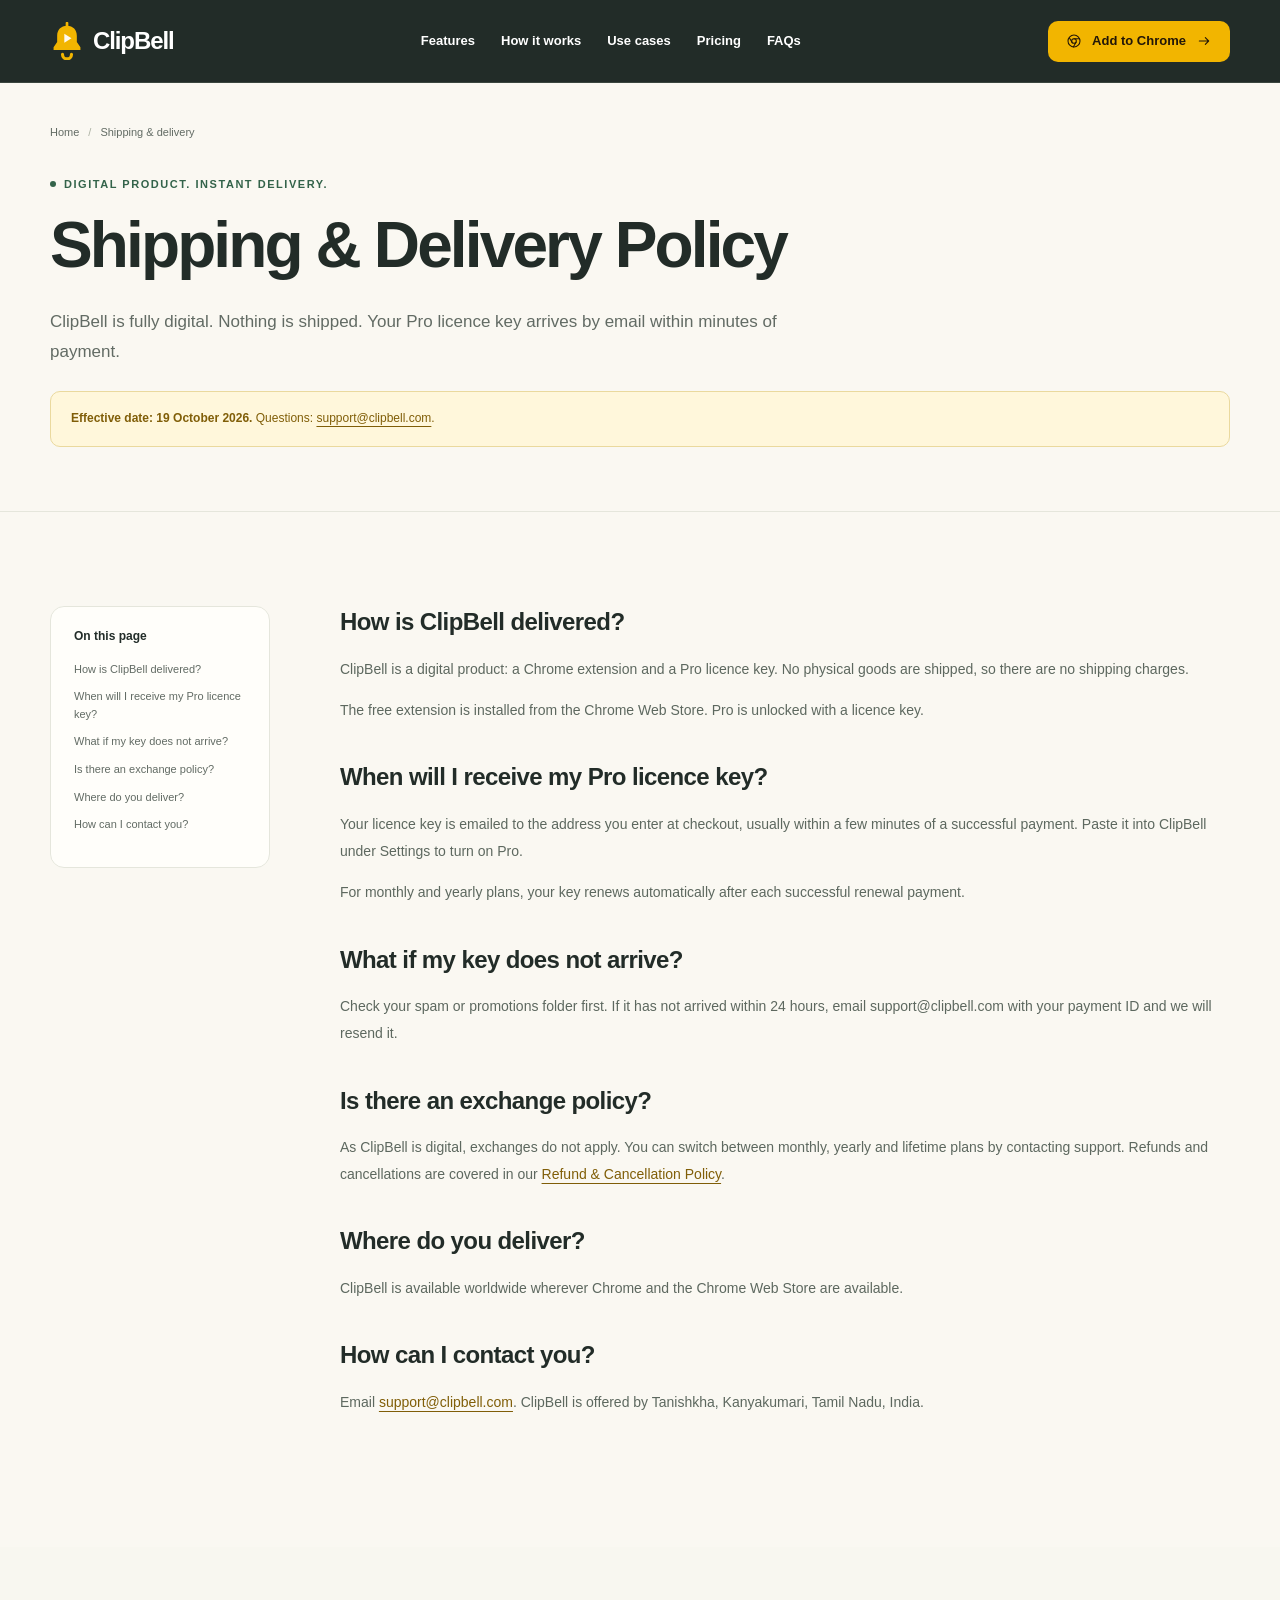
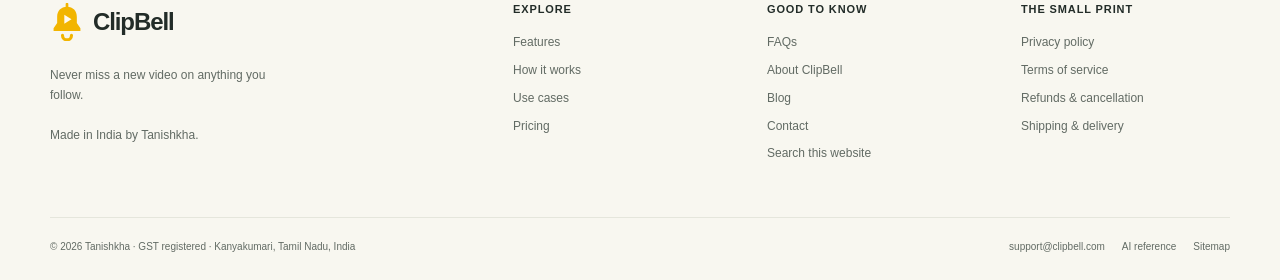
<file: shipping-policy/index.html>
<!doctype html>
<html lang="en"><head><meta charset="utf-8"><meta name="viewport" content="width=device-width, initial-scale=1"><meta name="color-scheme" content="light"><meta name="theme-color" content="#FAF8F2">
<title>ClipBell Shipping &amp; Delivery Policy</title><meta name="description" content="ClipBell is a digital product. No physical goods are shipped. Your Pro licence key is delivered by email within minutes of payment."><meta name="robots" content="index,follow,max-image-preview:large"><link rel="canonical" href="https://clipbell.com/shipping-policy/">
<meta property="og:type" content="website"><meta property="og:site_name" content="ClipBell"><meta property="og:locale" content="en_IN"><meta property="og:title" content="ClipBell Shipping & Delivery Policy"><meta property="og:description" content="Cancel ClipBell Pro any time. Read the 7-day first-purchase and 14-day lifetime refund windows, renewal rules and refund process."><meta property="og:url" content="https://clipbell.com/shipping-policy/"><meta property="og:image" content="https://clipbell.com/assets/og-clipbell.png?v=dark-header-f2b500"><meta property="og:image:width" content="1200"><meta property="og:image:height" content="630"><meta property="og:image:alt" content="ClipBell mango-yellow bell on warm off-white. Never miss a new video on anything you follow.">
<meta name="twitter:card" content="summary_large_image"><meta name="twitter:title" content="ClipBell Shipping &amp; Delivery Policy"><meta name="twitter:description" content="Cancel ClipBell Pro any time. Read the 7-day first-purchase and 14-day lifetime refund windows, renewal rules and refund process."><meta name="twitter:image" content="https://clipbell.com/assets/og-clipbell.png?v=dark-header-f2b500"><meta name="twitter:image:alt" content="ClipBell mango-yellow bell on warm off-white. Never miss a new video on anything you follow.">
<link rel="icon" href="/assets/favicon.svg?v=dark-header-f2b500" type="image/svg+xml"><link rel="icon" href="/assets/favicon-32.png?v=dark-header-f2b500" type="image/png" sizes="32x32"><link rel="apple-touch-icon" href="/assets/apple-touch-icon.png?v=dark-header-f2b500"><link rel="stylesheet" href="/assets/site.css?v=dark-header-f2b500"><link rel="describedby" href="/llms.txt" type="text/plain"><link rel="alternate" type="text/markdown" href="/refund-policy/index.md" title="Plain-text version of this page">
<script type="application/ld+json">{"@context":"https://schema.org","@graph":[{"@type":"Organization","@id":"https://clipbell.com/#organization","name":"Tanishkha","legalName":"Tanishkha","url":"https://clipbell.com/","brand":{"@type":"Brand","name":"ClipBell"},"logo":"https://clipbell.com/assets/clipbell-logo.svg?v=dark-header-f2b500","email":"support@clipbell.com","address":{"@type":"PostalAddress","addressLocality":"Kanyakumari","addressRegion":"Tamil Nadu","addressCountry":"IN"},"contactPoint":{"@type":"ContactPoint","contactType":"customer support","email":"support@clipbell.com","availableLanguage":"English"}},{"@type":"SoftwareApplication","@id":"https://clipbell.com/#software","name":"ClipBell","url":"https://clipbell.com/","description":"ClipBell is a browser extension for Chrome, Edge and Brave that alerts you when new videos are released on topics you follow. Topics, results and history stay in your browser on your computer.","applicationCategory":"BrowserApplication","operatingSystem":"Chrome, Edge, Brave","isAccessibleForFree":true,"publisher":{"@id":"https://clipbell.com/#organization"},"offers":[{"@type":"Offer","name":"ClipBell Free","price":0,"priceCurrency":"INR","url":"https://clipbell.com/pricing/","description":"Up to 3 topics, silent alerts and one PIN."},{"@type":"Offer","name":"ClipBell Pro — monthly — INR","price":99,"priceCurrency":"INR","url":"https://clipbell.com/pricing/","priceSpecification":{"@type":"UnitPriceSpecification","price":99,"priceCurrency":"INR","valueAddedTaxIncluded":false,"referenceQuantity":{"@type":"QuantitativeValue","value":1,"unitText":"month"}},"description":"Monthly Pro: unlimited topics, full history, master PIN and personal topics, popup and daily digest alerts, all filters and related videos. Price excludes 18% GST, which Indian buyers pay on top."},{"@type":"Offer","name":"ClipBell Pro — monthly — USD","price":2.99,"priceCurrency":"USD","url":"https://clipbell.com/pricing/","priceSpecification":{"@type":"UnitPriceSpecification","price":2.99,"priceCurrency":"USD","referenceQuantity":{"@type":"QuantitativeValue","value":1,"unitText":"month"}},"description":"Monthly Pro: unlimited topics, full history, master PIN and personal topics, popup and daily digest alerts, all filters and related videos. Outside India; no GST."},{"@type":"Offer","name":"ClipBell Pro — yearly — INR","price":990,"priceCurrency":"INR","url":"https://clipbell.com/pricing/","priceSpecification":{"@type":"UnitPriceSpecification","price":990,"priceCurrency":"INR","valueAddedTaxIncluded":false,"referenceQuantity":{"@type":"QuantitativeValue","value":1,"unitText":"year"}},"description":"Yearly Pro (2 months free: 10 months' price): unlimited topics, full history, master PIN and personal topics, popup and daily digest alerts, all filters and related videos. Price excludes 18% GST, which Indian buyers pay on top."},{"@type":"Offer","name":"ClipBell Pro — yearly — USD","price":29.9,"priceCurrency":"USD","url":"https://clipbell.com/pricing/","priceSpecification":{"@type":"UnitPriceSpecification","price":29.9,"priceCurrency":"USD","referenceQuantity":{"@type":"QuantitativeValue","value":1,"unitText":"year"}},"description":"Yearly Pro (2 months free: 10 months' price): unlimited topics, full history, master PIN and personal topics, popup and daily digest alerts, all filters and related videos. Outside India; no GST."},{"@type":"Offer","name":"ClipBell Pro — lifetime — INR","price":2999,"priceCurrency":"INR","url":"https://clipbell.com/pricing/","priceSpecification":{"@type":"UnitPriceSpecification","price":2999,"priceCurrency":"INR","valueAddedTaxIncluded":false},"description":"Founder lifetime Pro, one-time payment, limited to the first 1,000 users: unlimited topics, full history, master PIN and personal topics, popup and daily digest alerts, all filters and related videos. Price excludes 18% GST, which Indian buyers pay on top."},{"@type":"Offer","name":"ClipBell Pro — lifetime — USD","price":69,"priceCurrency":"USD","url":"https://clipbell.com/pricing/","priceSpecification":{"@type":"UnitPriceSpecification","price":69,"priceCurrency":"USD"},"description":"Founder lifetime Pro, one-time payment, limited to the first 1,000 users: unlimited topics, full history, master PIN and personal topics, popup and daily digest alerts, all filters and related videos. Outside India; no GST."}]},{"@type":"WebSite","@id":"https://clipbell.com/#website","name":"ClipBell","url":"https://clipbell.com/","publisher":{"@id":"https://clipbell.com/#organization"},"inLanguage":"en","potentialAction":{"@type":"SearchAction","target":{"@type":"EntryPoint","urlTemplate":"https://clipbell.com/search/?q={search_term_string}"},"query-input":"required name=search_term_string"}},{"@type":"BreadcrumbList","@id":"https://clipbell.com/shipping-policy/#breadcrumbs","itemListElement":[{"@type":"ListItem","position":1,"name":"Home","item":"https://clipbell.com/"},{"@type":"ListItem","position":2,"name":"Refunds & cancellation","item":"https://clipbell.com/shipping-policy/"}]},{"@type":"WebPage","@id":"https://clipbell.com/shipping-policy/#webpage","name":"ClipBell Refund & Cancellation Policy","description":"Cancel ClipBell Pro any time. Read the 7-day first-purchase and 14-day lifetime refund windows, renewal rules and refund process.","url":"https://clipbell.com/shipping-policy/","isPartOf":{"@id":"https://clipbell.com/#website"},"about":{"@id":"https://clipbell.com/#software"},"breadcrumb":{"@id":"https://clipbell.com/shipping-policy/#breadcrumbs"},"inLanguage":"en"}]}</script><script src="/assets/site.js" defer></script></head>
<body><a href="#main" class="skip-link">Skip to content</a>
<header class="site-header"><div class="container header-row">
<a href="/" class="wordmark" aria-label="ClipBell home"><svg class="brand-icon" viewBox="0 0 38 42" fill="none" aria-hidden="true"><path d="M19 4c-6.8 0-11 4.8-11 11v7l-4 6v3h30v-3l-4-6v-7C30 8.8 25.8 4 19 4Z" fill="currentColor"/><path d="M14 36a5 5 0 0 0 10 0" stroke="currentColor" stroke-width="3.5" stroke-linecap="round"/><path d="m16 13 8 5-8 5V13Z" fill="#fffaf0"/><path d="M19 1v4" stroke="currentColor" stroke-width="3" stroke-linecap="round"/></svg><span>ClipBell</span></a>
<nav class="nav" id="main-navigation" aria-label="Main navigation"><a href="/features/">Features</a><a href="/how-it-works/">How it works</a><a href="/use-cases/">Use cases</a><a href="/pricing/">Pricing</a><a href="/faq/">FAQs</a></nav>
<div class="header-actions"><a class="button button-sm" href="/#install-info" data-launch="install" data-placeholder="install-link-pending"><svg class="icon icon-sm" viewBox="0 0 24 24" fill="none" stroke="currentColor" stroke-width="1.6" stroke-linecap="round" stroke-linejoin="round" aria-hidden="true"><circle cx="12" cy="12" r="9"/><circle cx="12" cy="12" r="3.5"/><path d="M12 8.5h8M9 14l-4-7m10 7-4 7"/></svg>Add to Chrome<svg class="icon icon-sm" viewBox="0 0 24 24" fill="none" stroke="currentColor" stroke-width="1.6" stroke-linecap="round" stroke-linejoin="round" aria-hidden="true"><path d="M5 12h14m-5-5 5 5-5 5"/></svg></a><button class="menu-toggle" id="menu-toggle" type="button" aria-label="Toggle navigation" aria-controls="main-navigation" aria-expanded="false"><svg class="icon" viewBox="0 0 24 24" fill="none" stroke="currentColor" stroke-width="1.6" stroke-linecap="round" stroke-linejoin="round" aria-hidden="true"><path d="M4 7h16M4 12h16M4 17h16"/></svg></button></div>
</div></header><main id="main"><section class="page-hero"><div class="container"><ol class="breadcrumbs" aria-label="Breadcrumb"><li><a href="/">Home</a></li><li aria-current="page">Shipping &amp; delivery</li></ol><p class="eyebrow">Digital product. Instant delivery.</p><h1>Shipping &amp; Delivery Policy</h1><p class="lead">ClipBell is fully digital. Nothing is shipped. Your Pro licence key arrives by email within minutes of payment.</p><div class="draft-note"><strong>Effective date: 19 October 2026.</strong> Questions: <a href="mailto:support@clipbell.com">support@clipbell.com</a>.</div></div></section><section class="section"><div class="container legal-layout"><aside class="legal-toc" aria-label="On this page"><h2>On this page</h2><ul><li><a href="#policy-1">How is ClipBell delivered?</a></li><li><a href="#policy-2">When will I receive my Pro licence key?</a></li><li><a href="#policy-3">What if my key does not arrive?</a></li><li><a href="#policy-4">Is there an exchange policy?</a></li><li><a href="#policy-5">Where do you deliver?</a></li><li><a href="#policy-6">How can I contact you?</a></li></ul></aside><div class="legal-copy"><section id="policy-1"><h2>How is ClipBell delivered?</h2><p>ClipBell is a digital product: a Chrome extension and a Pro licence key. No physical goods are shipped, so there are no shipping charges.</p><p>The free extension is installed from the Chrome Web Store. Pro is unlocked with a licence key.</p></section><section id="policy-2"><h2>When will I receive my Pro licence key?</h2><p>Your licence key is emailed to the address you enter at checkout, usually within a few minutes of a successful payment. Paste it into ClipBell under Settings to turn on Pro.</p><p>For monthly and yearly plans, your key renews automatically after each successful renewal payment.</p></section><section id="policy-3"><h2>What if my key does not arrive?</h2><p>Check your spam or promotions folder first. If it has not arrived within 24 hours, email support@clipbell.com with your payment ID and we will resend it.</p></section><section id="policy-4"><h2>Is there an exchange policy?</h2><p>As ClipBell is digital, exchanges do not apply. You can switch between monthly, yearly and lifetime plans by contacting support. Refunds and cancellations are covered in our <a href="/refund-policy/">Refund &amp; Cancellation Policy</a>.</p></section><section id="policy-5"><h2>Where do you deliver?</h2><p>ClipBell is available worldwide wherever Chrome and the Chrome Web Store are available.</p></section><section id="policy-6"><h2>How can I contact you?</h2><p>Email <a href="mailto:support@clipbell.com">support@clipbell.com</a>. ClipBell is offered by Tanishkha, Kanyakumari, Tamil Nadu, India.</p></section></div></div></section></main><footer class="site-footer"><div class="container"><div class="footer-grid"><div class="footer-brand"><a href="/" class="wordmark" aria-label="ClipBell home"><svg class="brand-icon" viewBox="0 0 38 42" fill="none" aria-hidden="true"><path d="M19 4c-6.8 0-11 4.8-11 11v7l-4 6v3h30v-3l-4-6v-7C30 8.8 25.8 4 19 4Z" fill="currentColor"/><path d="M14 36a5 5 0 0 0 10 0" stroke="currentColor" stroke-width="3.5" stroke-linecap="round"/><path d="m16 13 8 5-8 5V13Z" fill="#fffaf0"/><path d="M19 1v4" stroke="currentColor" stroke-width="3" stroke-linecap="round"/></svg><span>ClipBell</span></a><p>Never miss a new video on anything you follow.<br><br>Made in India by Tanishkha.</p></div><div class="footer-group"><h2>Explore</h2><ul><li><a href="/features/">Features</a></li><li><a href="/how-it-works/">How it works</a></li><li><a href="/use-cases/">Use cases</a></li><li><a href="/pricing/">Pricing</a></li></ul></div><div class="footer-group"><h2>Good to know</h2><ul><li><a href="/faq/">FAQs</a></li><li><a href="/about/">About ClipBell</a></li><li><a href="/blog/">Blog</a></li><li><a href="/contact/">Contact</a></li><li><a href="/search/">Search this website</a></li></ul></div><div class="footer-group"><h2>The small print</h2><ul><li><a href="/privacy/">Privacy policy</a></li><li><a href="/terms/">Terms of service</a></li><li><a href="/refund-policy/">Refunds & cancellation</a></li><li><a href="/shipping-policy/">Shipping & delivery</a></li></ul></div></div><div class="footer-bottom"><p>© 2026 Tanishkha · GST registered · Kanyakumari, Tamil Nadu, India</p><div class="footer-small-links"><a href="mailto:support@clipbell.com">support@clipbell.com</a><a href="/llms.txt">AI reference</a><a href="/sitemap.xml">Sitemap</a></div></div></div></footer><dialog id="launch-notice" class="notice-dialog" aria-labelledby="notice-heading" aria-describedby="notice-text"><svg class="brand-icon" viewBox="0 0 38 42" fill="none" aria-hidden="true"><path d="M19 4c-6.8 0-11 4.8-11 11v7l-4 6v3h30v-3l-4-6v-7C30 8.8 25.8 4 19 4Z" fill="currentColor"/><path d="M14 36a5 5 0 0 0 10 0" stroke="currentColor" stroke-width="3.5" stroke-linecap="round"/><path d="m16 13 8 5-8 5V13Z" fill="#fffaf0"/><path d="M19 1v4" stroke="currentColor" stroke-width="3" stroke-linecap="round"/></svg><h2 id="notice-heading">The install link is being finalised.</h2><p id="notice-text">The official extension listing needs to be added before installation is available here.</p><code id="notice-value">Coming soon</code><div class="actions"><button id="notice-close" type="button" class="button button-dark">Got it</button><a href="/contact/" class="text-link">Contact ClipBell</a></div></dialog></body></html>
</file>
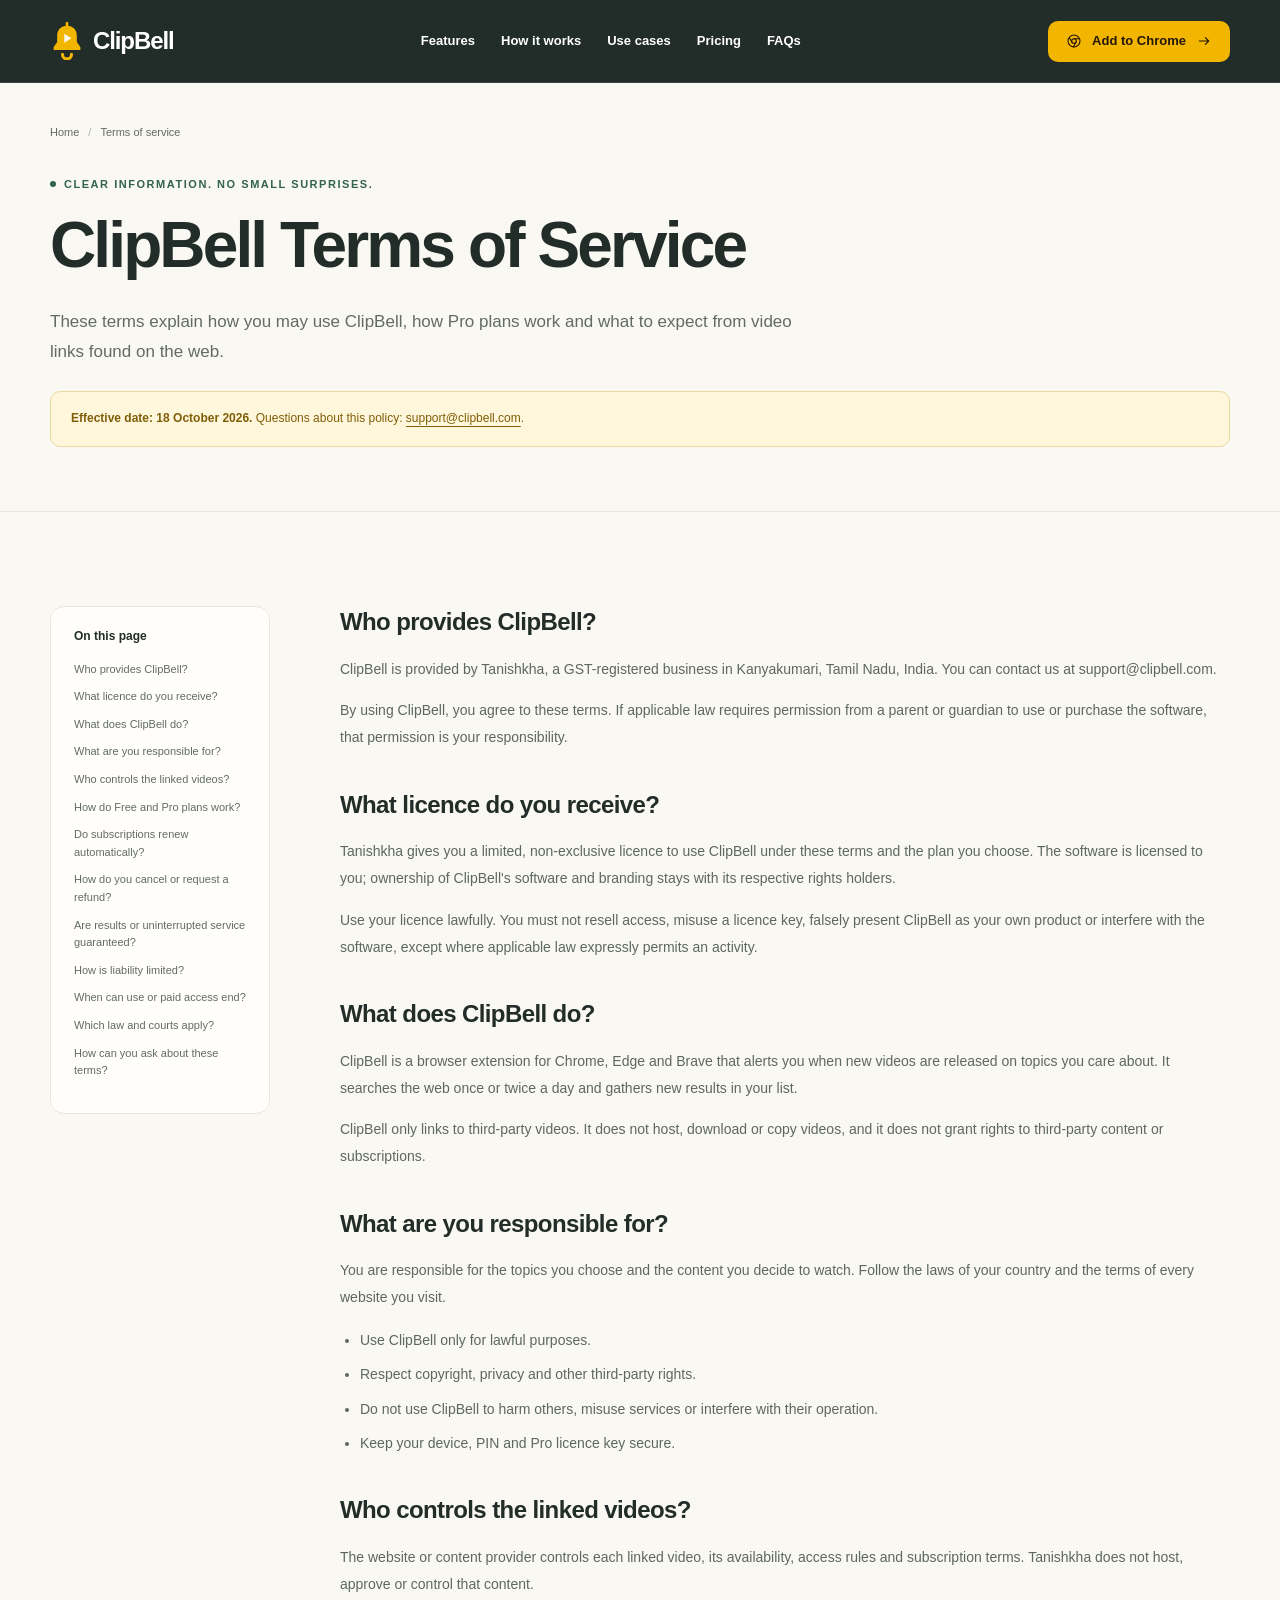
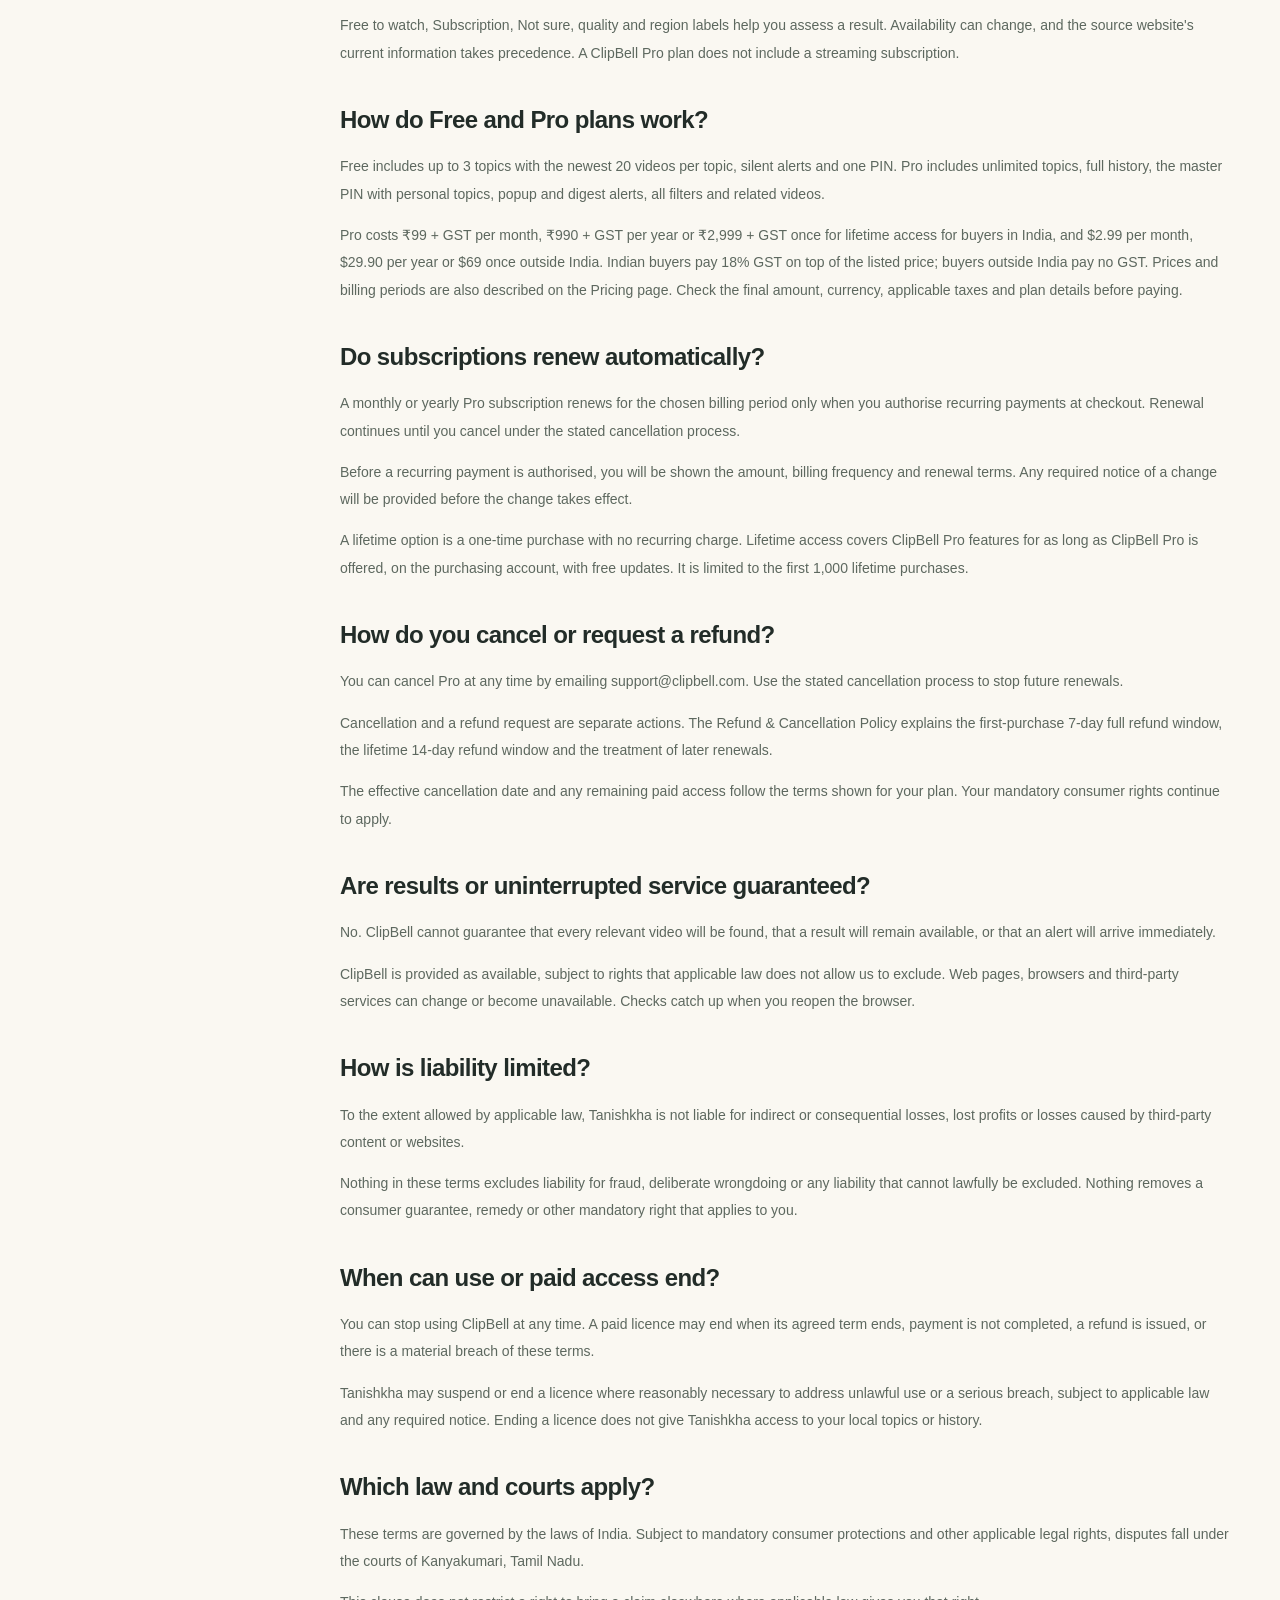
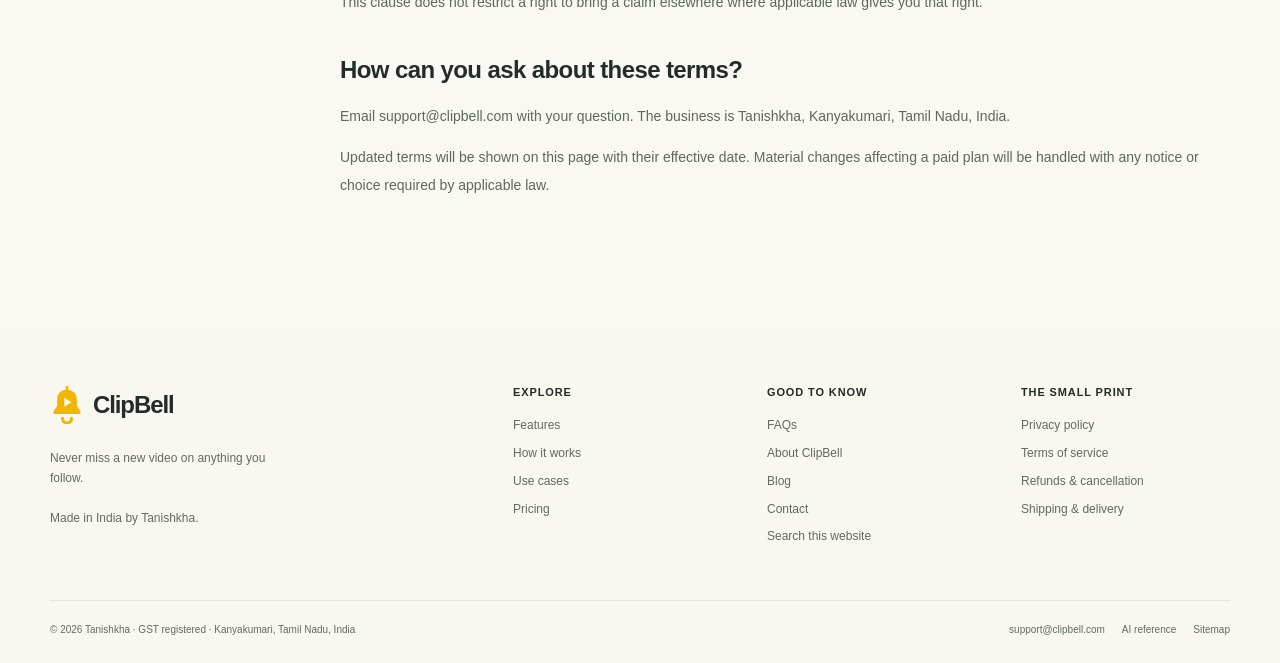
<file: terms/index.html>
<!doctype html>
<html lang="en"><head><meta charset="utf-8"><meta name="viewport" content="width=device-width, initial-scale=1"><meta name="color-scheme" content="light"><meta name="theme-color" content="#FAF8F2">
<title>ClipBell Terms of Service | Use, Plans and Content</title><meta name="description" content="Read ClipBell&#x27;s terms for lawful use, third-party video links, Pro subscriptions, cancellation, warranties and consumer rights."><meta name="robots" content="index,follow,max-image-preview:large"><link rel="canonical" href="https://clipbell.com/terms/">
<meta property="og:type" content="website"><meta property="og:site_name" content="ClipBell"><meta property="og:locale" content="en_IN"><meta property="og:title" content="ClipBell Terms of Service | Use, Plans and Content"><meta property="og:description" content="Read ClipBell&#x27;s terms for lawful use, third-party video links, Pro subscriptions, cancellation, warranties and consumer rights."><meta property="og:url" content="https://clipbell.com/terms/"><meta property="og:image" content="https://clipbell.com/assets/og-clipbell.png?v=dark-header-f2b500"><meta property="og:image:width" content="1200"><meta property="og:image:height" content="630"><meta property="og:image:alt" content="ClipBell mango-yellow bell on warm off-white. Never miss a new video on anything you follow.">
<meta name="twitter:card" content="summary_large_image"><meta name="twitter:title" content="ClipBell Terms of Service | Use, Plans and Content"><meta name="twitter:description" content="Read ClipBell&#x27;s terms for lawful use, third-party video links, Pro subscriptions, cancellation, warranties and consumer rights."><meta name="twitter:image" content="https://clipbell.com/assets/og-clipbell.png?v=dark-header-f2b500"><meta name="twitter:image:alt" content="ClipBell mango-yellow bell on warm off-white. Never miss a new video on anything you follow.">
<link rel="icon" href="/assets/favicon.svg?v=dark-header-f2b500" type="image/svg+xml"><link rel="icon" href="/assets/favicon-32.png?v=dark-header-f2b500" type="image/png" sizes="32x32"><link rel="apple-touch-icon" href="/assets/apple-touch-icon.png?v=dark-header-f2b500"><link rel="stylesheet" href="/assets/site.css?v=dark-header-f2b500"><link rel="describedby" href="/llms.txt" type="text/plain"><link rel="alternate" type="text/markdown" href="/terms/index.md" title="Plain-text version of this page">
<script type="application/ld+json">{"@context":"https://schema.org","@graph":[{"@type":"Organization","@id":"https://clipbell.com/#organization","name":"Tanishkha","legalName":"Tanishkha","url":"https://clipbell.com/","brand":{"@type":"Brand","name":"ClipBell"},"logo":"https://clipbell.com/assets/clipbell-logo.svg?v=dark-header-f2b500","email":"support@clipbell.com","address":{"@type":"PostalAddress","addressLocality":"Kanyakumari","addressRegion":"Tamil Nadu","addressCountry":"IN"},"contactPoint":{"@type":"ContactPoint","contactType":"customer support","email":"support@clipbell.com","availableLanguage":"English"}},{"@type":"SoftwareApplication","@id":"https://clipbell.com/#software","name":"ClipBell","url":"https://clipbell.com/","description":"ClipBell is a browser extension for Chrome, Edge and Brave that alerts you when new videos are released on topics you follow. Topics, results and history stay in your browser on your computer.","applicationCategory":"BrowserApplication","operatingSystem":"Chrome, Edge, Brave","isAccessibleForFree":true,"publisher":{"@id":"https://clipbell.com/#organization"},"offers":[{"@type":"Offer","name":"ClipBell Free","price":0,"priceCurrency":"INR","url":"https://clipbell.com/pricing/","description":"Up to 3 topics, silent alerts and one PIN."},{"@type":"Offer","name":"ClipBell Pro — monthly — INR","price":99,"priceCurrency":"INR","url":"https://clipbell.com/pricing/","priceSpecification":{"@type":"UnitPriceSpecification","price":99,"priceCurrency":"INR","valueAddedTaxIncluded":false,"referenceQuantity":{"@type":"QuantitativeValue","value":1,"unitText":"month"}},"description":"Monthly Pro: unlimited topics, full history, master PIN and personal topics, popup and daily digest alerts, all filters and related videos. Price excludes 18% GST, which Indian buyers pay on top."},{"@type":"Offer","name":"ClipBell Pro — monthly — USD","price":2.99,"priceCurrency":"USD","url":"https://clipbell.com/pricing/","priceSpecification":{"@type":"UnitPriceSpecification","price":2.99,"priceCurrency":"USD","referenceQuantity":{"@type":"QuantitativeValue","value":1,"unitText":"month"}},"description":"Monthly Pro: unlimited topics, full history, master PIN and personal topics, popup and daily digest alerts, all filters and related videos. Outside India; no GST."},{"@type":"Offer","name":"ClipBell Pro — yearly — INR","price":990,"priceCurrency":"INR","url":"https://clipbell.com/pricing/","priceSpecification":{"@type":"UnitPriceSpecification","price":990,"priceCurrency":"INR","valueAddedTaxIncluded":false,"referenceQuantity":{"@type":"QuantitativeValue","value":1,"unitText":"year"}},"description":"Yearly Pro (2 months free: 10 months' price): unlimited topics, full history, master PIN and personal topics, popup and daily digest alerts, all filters and related videos. Price excludes 18% GST, which Indian buyers pay on top."},{"@type":"Offer","name":"ClipBell Pro — yearly — USD","price":29.9,"priceCurrency":"USD","url":"https://clipbell.com/pricing/","priceSpecification":{"@type":"UnitPriceSpecification","price":29.9,"priceCurrency":"USD","referenceQuantity":{"@type":"QuantitativeValue","value":1,"unitText":"year"}},"description":"Yearly Pro (2 months free: 10 months' price): unlimited topics, full history, master PIN and personal topics, popup and daily digest alerts, all filters and related videos. Outside India; no GST."},{"@type":"Offer","name":"ClipBell Pro — lifetime — INR","price":2999,"priceCurrency":"INR","url":"https://clipbell.com/pricing/","priceSpecification":{"@type":"UnitPriceSpecification","price":2999,"priceCurrency":"INR","valueAddedTaxIncluded":false},"description":"Founder lifetime Pro, one-time payment, limited to the first 1,000 users: unlimited topics, full history, master PIN and personal topics, popup and daily digest alerts, all filters and related videos. Price excludes 18% GST, which Indian buyers pay on top."},{"@type":"Offer","name":"ClipBell Pro — lifetime — USD","price":69,"priceCurrency":"USD","url":"https://clipbell.com/pricing/","priceSpecification":{"@type":"UnitPriceSpecification","price":69,"priceCurrency":"USD"},"description":"Founder lifetime Pro, one-time payment, limited to the first 1,000 users: unlimited topics, full history, master PIN and personal topics, popup and daily digest alerts, all filters and related videos. Outside India; no GST."}]},{"@type":"WebSite","@id":"https://clipbell.com/#website","name":"ClipBell","url":"https://clipbell.com/","publisher":{"@id":"https://clipbell.com/#organization"},"inLanguage":"en","potentialAction":{"@type":"SearchAction","target":{"@type":"EntryPoint","urlTemplate":"https://clipbell.com/search/?q={search_term_string}"},"query-input":"required name=search_term_string"}},{"@type":"BreadcrumbList","@id":"https://clipbell.com/terms/#breadcrumbs","itemListElement":[{"@type":"ListItem","position":1,"name":"Home","item":"https://clipbell.com/"},{"@type":"ListItem","position":2,"name":"Terms of service","item":"https://clipbell.com/terms/"}]},{"@type":"WebPage","@id":"https://clipbell.com/terms/#webpage","name":"ClipBell Terms of Service | Use, Plans and Content","description":"Read ClipBell's terms for lawful use, third-party video links, Pro subscriptions, cancellation, warranties and consumer rights.","url":"https://clipbell.com/terms/","isPartOf":{"@id":"https://clipbell.com/#website"},"about":{"@id":"https://clipbell.com/#software"},"breadcrumb":{"@id":"https://clipbell.com/terms/#breadcrumbs"},"inLanguage":"en"}]}</script><script src="/assets/site.js" defer></script></head>
<body><a href="#main" class="skip-link">Skip to content</a>
<header class="site-header"><div class="container header-row">
<a href="/" class="wordmark" aria-label="ClipBell home"><svg class="brand-icon" viewBox="0 0 38 42" fill="none" aria-hidden="true"><path d="M19 4c-6.8 0-11 4.8-11 11v7l-4 6v3h30v-3l-4-6v-7C30 8.8 25.8 4 19 4Z" fill="currentColor"/><path d="M14 36a5 5 0 0 0 10 0" stroke="currentColor" stroke-width="3.5" stroke-linecap="round"/><path d="m16 13 8 5-8 5V13Z" fill="#fffaf0"/><path d="M19 1v4" stroke="currentColor" stroke-width="3" stroke-linecap="round"/></svg><span>ClipBell</span></a>
<nav class="nav" id="main-navigation" aria-label="Main navigation"><a href="/features/">Features</a><a href="/how-it-works/">How it works</a><a href="/use-cases/">Use cases</a><a href="/pricing/">Pricing</a><a href="/faq/">FAQs</a></nav>
<div class="header-actions"><a class="button button-sm" href="/#install-info" data-launch="install" data-placeholder="install-link-pending"><svg class="icon icon-sm" viewBox="0 0 24 24" fill="none" stroke="currentColor" stroke-width="1.6" stroke-linecap="round" stroke-linejoin="round" aria-hidden="true"><circle cx="12" cy="12" r="9"/><circle cx="12" cy="12" r="3.5"/><path d="M12 8.5h8M9 14l-4-7m10 7-4 7"/></svg>Add to Chrome<svg class="icon icon-sm" viewBox="0 0 24 24" fill="none" stroke="currentColor" stroke-width="1.6" stroke-linecap="round" stroke-linejoin="round" aria-hidden="true"><path d="M5 12h14m-5-5 5 5-5 5"/></svg></a><button class="menu-toggle" id="menu-toggle" type="button" aria-label="Toggle navigation" aria-controls="main-navigation" aria-expanded="false"><svg class="icon" viewBox="0 0 24 24" fill="none" stroke="currentColor" stroke-width="1.6" stroke-linecap="round" stroke-linejoin="round" aria-hidden="true"><path d="M4 7h16M4 12h16M4 17h16"/></svg></button></div>
</div></header><main id="main"><section class="page-hero"><div class="container"><ol class="breadcrumbs" aria-label="Breadcrumb"><li><a href="/">Home</a></li><li aria-current="page">Terms of service</li></ol><p class="eyebrow">Clear information. No small surprises.</p><h1>ClipBell Terms of Service</h1><p class="lead">These terms explain how you may use ClipBell, how Pro plans work and what to expect from video links found on the web.</p><div class="draft-note"><strong>Effective date: 18 October 2026.</strong> Questions about this policy: <a href="mailto:support@clipbell.com">support@clipbell.com</a>.</div></div></section><section class="section"><div class="container legal-layout"><aside class="legal-toc" aria-label="On this page"><h2>On this page</h2><ul><li><a href="#policy-1">Who provides ClipBell?</a></li><li><a href="#policy-2">What licence do you receive?</a></li><li><a href="#policy-3">What does ClipBell do?</a></li><li><a href="#policy-4">What are you responsible for?</a></li><li><a href="#policy-5">Who controls the linked videos?</a></li><li><a href="#policy-6">How do Free and Pro plans work?</a></li><li><a href="#policy-7">Do subscriptions renew automatically?</a></li><li><a href="#policy-8">How do you cancel or request a refund?</a></li><li><a href="#policy-9">Are results or uninterrupted service guaranteed?</a></li><li><a href="#policy-10">How is liability limited?</a></li><li><a href="#policy-11">When can use or paid access end?</a></li><li><a href="#policy-12">Which law and courts apply?</a></li><li><a href="#policy-13">How can you ask about these terms?</a></li></ul></aside><div class="legal-copy"><section id="policy-1"><h2>Who provides ClipBell?</h2><p>ClipBell is provided by Tanishkha, a GST-registered business in Kanyakumari, Tamil Nadu, India. You can contact us at support@clipbell.com.</p><p>By using ClipBell, you agree to these terms. If applicable law requires permission from a parent or guardian to use or purchase the software, that permission is your responsibility.</p></section><section id="policy-2"><h2>What licence do you receive?</h2><p>Tanishkha gives you a limited, non-exclusive licence to use ClipBell under these terms and the plan you choose. The software is licensed to you; ownership of ClipBell&#x27;s software and branding stays with its respective rights holders.</p><p>Use your licence lawfully. You must not resell access, misuse a licence key, falsely present ClipBell as your own product or interfere with the software, except where applicable law expressly permits an activity.</p></section><section id="policy-3"><h2>What does ClipBell do?</h2><p>ClipBell is a browser extension for Chrome, Edge and Brave that alerts you when new videos are released on topics you care about. It searches the web once or twice a day and gathers new results in your list.</p><p>ClipBell only links to third-party videos. It does not host, download or copy videos, and it does not grant rights to third-party content or subscriptions.</p></section><section id="policy-4"><h2>What are you responsible for?</h2><p>You are responsible for the topics you choose and the content you decide to watch. Follow the laws of your country and the terms of every website you visit.</p><ul><li>Use ClipBell only for lawful purposes.</li><li>Respect copyright, privacy and other third-party rights.</li><li>Do not use ClipBell to harm others, misuse services or interfere with their operation.</li><li>Keep your device, PIN and Pro licence key secure.</li></ul></section><section id="policy-5"><h2>Who controls the linked videos?</h2><p>The website or content provider controls each linked video, its availability, access rules and subscription terms. Tanishkha does not host, approve or control that content.</p><p>Free to watch, Subscription, Not sure, quality and region labels help you assess a result. Availability can change, and the source website&#x27;s current information takes precedence. A ClipBell Pro plan does not include a streaming subscription.</p></section><section id="policy-6"><h2>How do Free and Pro plans work?</h2><p>Free includes up to 3 topics with the newest 20 videos per topic, silent alerts and one PIN. Pro includes unlimited topics, full history, the master PIN with personal topics, popup and digest alerts, all filters and related videos.</p><p>Pro costs ₹99 + GST per month, ₹990 + GST per year or ₹2,999 + GST once for lifetime access for buyers in India, and $2.99 per month, $29.90 per year or $69 once outside India. Indian buyers pay 18% GST on top of the listed price; buyers outside India pay no GST. Prices and billing periods are also described on the Pricing page. Check the final amount, currency, applicable taxes and plan details before paying.</p></section><section id="policy-7"><h2>Do subscriptions renew automatically?</h2><p>A monthly or yearly Pro subscription renews for the chosen billing period only when you authorise recurring payments at checkout. Renewal continues until you cancel under the stated cancellation process.</p><p>Before a recurring payment is authorised, you will be shown the amount, billing frequency and renewal terms. Any required notice of a change will be provided before the change takes effect.</p><p>A lifetime option is a one-time purchase with no recurring charge. Lifetime access covers ClipBell Pro features for as long as ClipBell Pro is offered, on the purchasing account, with free updates. It is limited to the first 1,000 lifetime purchases.</p></section><section id="policy-8"><h2>How do you cancel or request a refund?</h2><p>You can cancel Pro at any time by emailing support@clipbell.com. Use the stated cancellation process to stop future renewals.</p><p>Cancellation and a refund request are separate actions. The Refund &amp; Cancellation Policy explains the first-purchase 7-day full refund window, the lifetime 14-day refund window and the treatment of later renewals.</p><p>The effective cancellation date and any remaining paid access follow the terms shown for your plan. Your mandatory consumer rights continue to apply.</p></section><section id="policy-9"><h2>Are results or uninterrupted service guaranteed?</h2><p>No. ClipBell cannot guarantee that every relevant video will be found, that a result will remain available, or that an alert will arrive immediately.</p><p>ClipBell is provided as available, subject to rights that applicable law does not allow us to exclude. Web pages, browsers and third-party services can change or become unavailable. Checks catch up when you reopen the browser.</p></section><section id="policy-10"><h2>How is liability limited?</h2><p>To the extent allowed by applicable law, Tanishkha is not liable for indirect or consequential losses, lost profits or losses caused by third-party content or websites.</p><p>Nothing in these terms excludes liability for fraud, deliberate wrongdoing or any liability that cannot lawfully be excluded. Nothing removes a consumer guarantee, remedy or other mandatory right that applies to you.</p></section><section id="policy-11"><h2>When can use or paid access end?</h2><p>You can stop using ClipBell at any time. A paid licence may end when its agreed term ends, payment is not completed, a refund is issued, or there is a material breach of these terms.</p><p>Tanishkha may suspend or end a licence where reasonably necessary to address unlawful use or a serious breach, subject to applicable law and any required notice. Ending a licence does not give Tanishkha access to your local topics or history.</p></section><section id="policy-12"><h2>Which law and courts apply?</h2><p>These terms are governed by the laws of India. Subject to mandatory consumer protections and other applicable legal rights, disputes fall under the courts of Kanyakumari, Tamil Nadu.</p><p>This clause does not restrict a right to bring a claim elsewhere where applicable law gives you that right.</p></section><section id="policy-13"><h2>How can you ask about these terms?</h2><p>Email support@clipbell.com with your question. The business is Tanishkha, Kanyakumari, Tamil Nadu, India.</p><p>Updated terms will be shown on this page with their effective date. Material changes affecting a paid plan will be handled with any notice or choice required by applicable law.</p></section></div></div></section></main><footer class="site-footer"><div class="container"><div class="footer-grid"><div class="footer-brand"><a href="/" class="wordmark" aria-label="ClipBell home"><svg class="brand-icon" viewBox="0 0 38 42" fill="none" aria-hidden="true"><path d="M19 4c-6.8 0-11 4.8-11 11v7l-4 6v3h30v-3l-4-6v-7C30 8.8 25.8 4 19 4Z" fill="currentColor"/><path d="M14 36a5 5 0 0 0 10 0" stroke="currentColor" stroke-width="3.5" stroke-linecap="round"/><path d="m16 13 8 5-8 5V13Z" fill="#fffaf0"/><path d="M19 1v4" stroke="currentColor" stroke-width="3" stroke-linecap="round"/></svg><span>ClipBell</span></a><p>Never miss a new video on anything you follow.<br><br>Made in India by Tanishkha.</p></div><div class="footer-group"><h2>Explore</h2><ul><li><a href="/features/">Features</a></li><li><a href="/how-it-works/">How it works</a></li><li><a href="/use-cases/">Use cases</a></li><li><a href="/pricing/">Pricing</a></li></ul></div><div class="footer-group"><h2>Good to know</h2><ul><li><a href="/faq/">FAQs</a></li><li><a href="/about/">About ClipBell</a></li><li><a href="/blog/">Blog</a></li><li><a href="/contact/">Contact</a></li><li><a href="/search/">Search this website</a></li></ul></div><div class="footer-group"><h2>The small print</h2><ul><li><a href="/privacy/">Privacy policy</a></li><li><a href="/terms/">Terms of service</a></li><li><a href="/refund-policy/">Refunds & cancellation</a></li><li><a href="/shipping-policy/">Shipping & delivery</a></li></ul></div></div><div class="footer-bottom"><p>© 2026 Tanishkha · GST registered · Kanyakumari, Tamil Nadu, India</p><div class="footer-small-links"><a href="mailto:support@clipbell.com">support@clipbell.com</a><a href="/llms.txt">AI reference</a><a href="/sitemap.xml">Sitemap</a></div></div></div></footer><dialog id="launch-notice" class="notice-dialog" aria-labelledby="notice-heading" aria-describedby="notice-text"><svg class="brand-icon" viewBox="0 0 38 42" fill="none" aria-hidden="true"><path d="M19 4c-6.8 0-11 4.8-11 11v7l-4 6v3h30v-3l-4-6v-7C30 8.8 25.8 4 19 4Z" fill="currentColor"/><path d="M14 36a5 5 0 0 0 10 0" stroke="currentColor" stroke-width="3.5" stroke-linecap="round"/><path d="m16 13 8 5-8 5V13Z" fill="#fffaf0"/><path d="M19 1v4" stroke="currentColor" stroke-width="3" stroke-linecap="round"/></svg><h2 id="notice-heading">The install link is being finalised.</h2><p id="notice-text">The official extension listing needs to be added before installation is available here.</p><code id="notice-value">Coming soon</code><div class="actions"><button id="notice-close" type="button" class="button button-dark">Got it</button><a href="/contact/" class="text-link">Contact ClipBell</a></div></dialog></body></html>
</file>
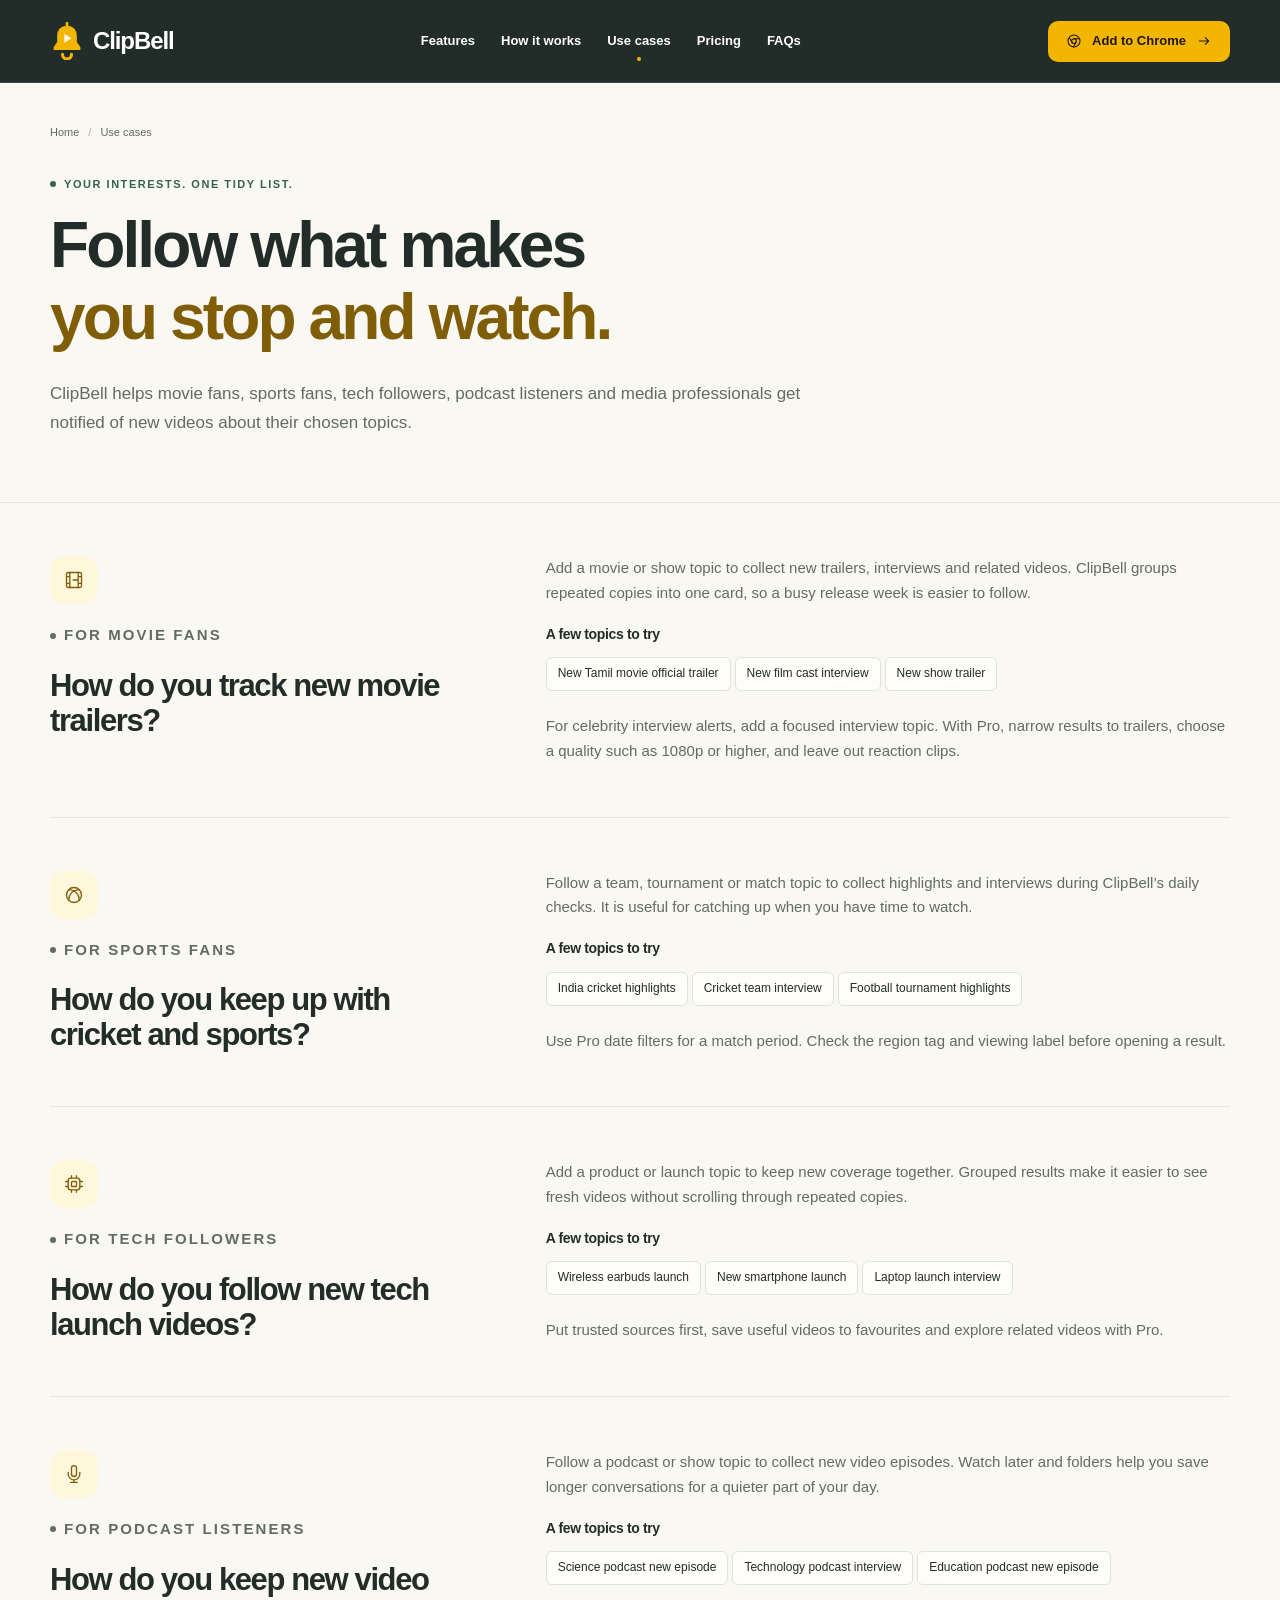
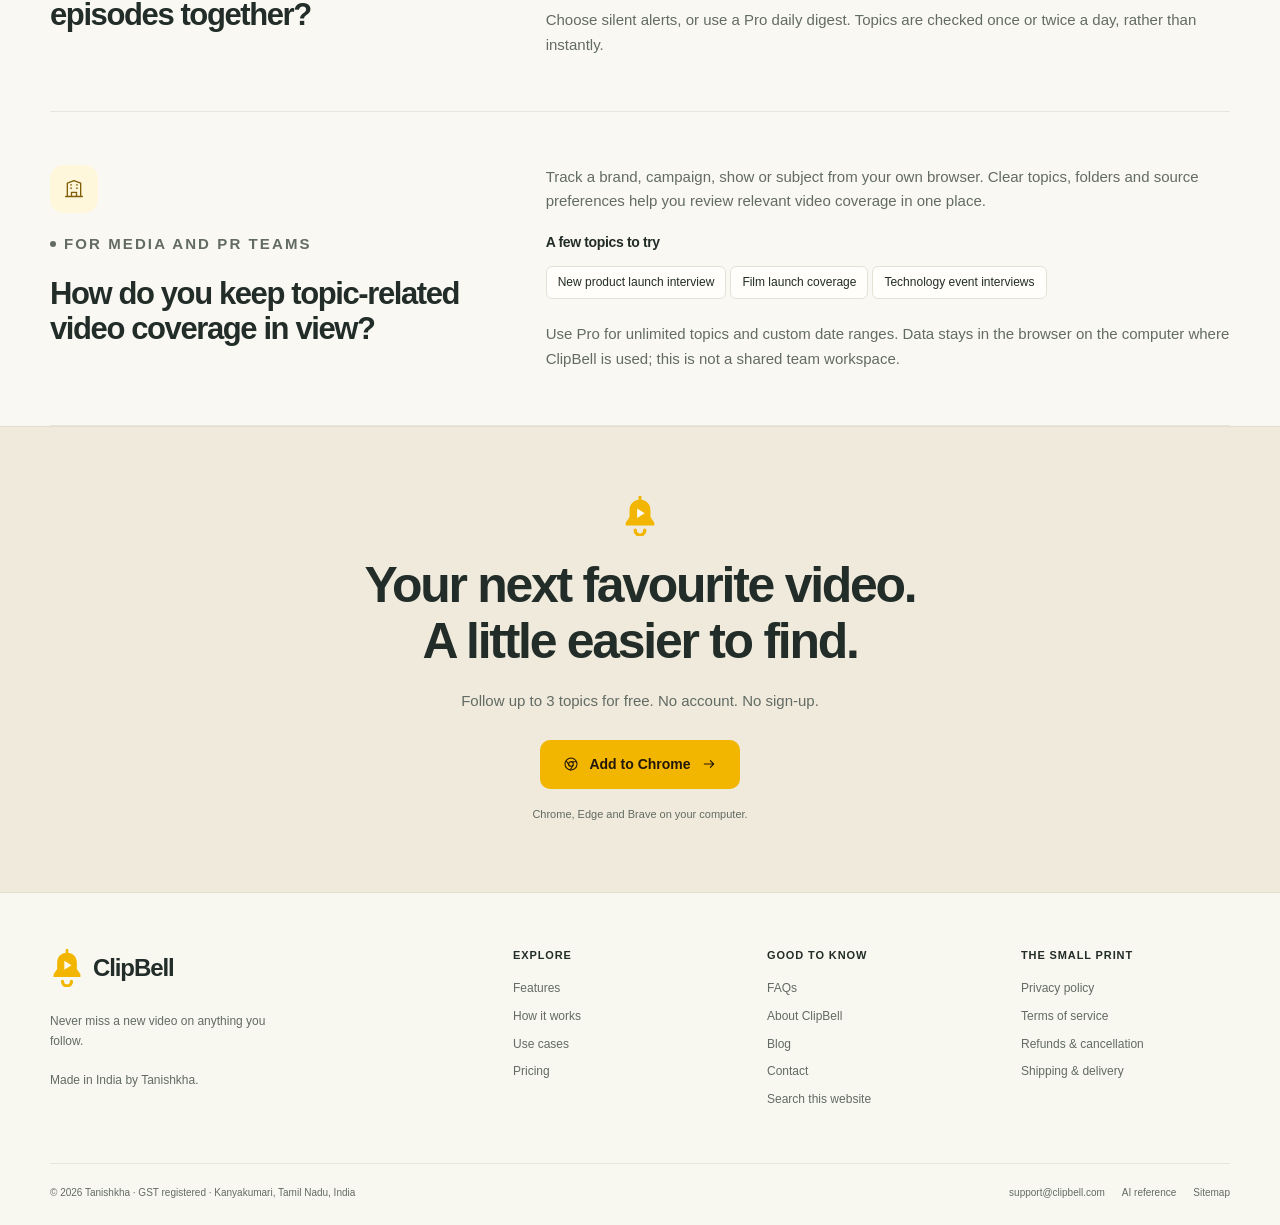
<file: use-cases/index.html>
<!doctype html>
<html lang="en"><head><meta charset="utf-8"><meta name="viewport" content="width=device-width, initial-scale=1"><meta name="color-scheme" content="light"><meta name="theme-color" content="#FAF8F2">
<title>ClipBell Use Cases — Movies, Cricket, Tech and More</title><meta name="description" content="Track new movie trailers, celebrity interviews, cricket highlights, tech launches and podcasts with private topic-based ClipBell alerts."><meta name="robots" content="index,follow,max-image-preview:large"><link rel="canonical" href="https://clipbell.com/use-cases/">
<meta property="og:type" content="website"><meta property="og:site_name" content="ClipBell"><meta property="og:locale" content="en_IN"><meta property="og:title" content="ClipBell Use Cases — Movies, Cricket, Tech and More"><meta property="og:description" content="Track new movie trailers, celebrity interviews, cricket highlights, tech launches and podcasts with private topic-based ClipBell alerts."><meta property="og:url" content="https://clipbell.com/use-cases/"><meta property="og:image" content="https://clipbell.com/assets/og-clipbell.png?v=dark-header-f2b500"><meta property="og:image:width" content="1200"><meta property="og:image:height" content="630"><meta property="og:image:alt" content="ClipBell mango-yellow bell on warm off-white. Never miss a new video on anything you follow.">
<meta name="twitter:card" content="summary_large_image"><meta name="twitter:title" content="ClipBell Use Cases — Movies, Cricket, Tech and More"><meta name="twitter:description" content="Track new movie trailers, celebrity interviews, cricket highlights, tech launches and podcasts with private topic-based ClipBell alerts."><meta name="twitter:image" content="https://clipbell.com/assets/og-clipbell.png?v=dark-header-f2b500"><meta name="twitter:image:alt" content="ClipBell mango-yellow bell on warm off-white. Never miss a new video on anything you follow.">
<link rel="icon" href="/assets/favicon.svg?v=dark-header-f2b500" type="image/svg+xml"><link rel="icon" href="/assets/favicon-32.png?v=dark-header-f2b500" type="image/png" sizes="32x32"><link rel="apple-touch-icon" href="/assets/apple-touch-icon.png?v=dark-header-f2b500"><link rel="stylesheet" href="/assets/site.css?v=dark-header-f2b500"><link rel="describedby" href="/llms.txt" type="text/plain"><link rel="alternate" type="text/markdown" href="/use-cases/index.md" title="Plain-text version of this page">
<script type="application/ld+json">{"@context":"https://schema.org","@graph":[{"@type":"Organization","@id":"https://clipbell.com/#organization","name":"Tanishkha","legalName":"Tanishkha","url":"https://clipbell.com/","brand":{"@type":"Brand","name":"ClipBell"},"logo":"https://clipbell.com/assets/clipbell-logo.svg?v=dark-header-f2b500","email":"support@clipbell.com","address":{"@type":"PostalAddress","addressLocality":"Kanyakumari","addressRegion":"Tamil Nadu","addressCountry":"IN"},"contactPoint":{"@type":"ContactPoint","contactType":"customer support","email":"support@clipbell.com","availableLanguage":"English"}},{"@type":"SoftwareApplication","@id":"https://clipbell.com/#software","name":"ClipBell","url":"https://clipbell.com/","description":"ClipBell is a browser extension for Chrome, Edge and Brave that alerts you when new videos are released on topics you follow. Topics, results and history stay in your browser on your computer.","applicationCategory":"BrowserApplication","operatingSystem":"Chrome, Edge, Brave","isAccessibleForFree":true,"publisher":{"@id":"https://clipbell.com/#organization"},"offers":[{"@type":"Offer","name":"ClipBell Free","price":0,"priceCurrency":"INR","url":"https://clipbell.com/pricing/","description":"Up to 3 topics, silent alerts and one PIN."},{"@type":"Offer","name":"ClipBell Pro — monthly — INR","price":99,"priceCurrency":"INR","url":"https://clipbell.com/pricing/","priceSpecification":{"@type":"UnitPriceSpecification","price":99,"priceCurrency":"INR","valueAddedTaxIncluded":false,"referenceQuantity":{"@type":"QuantitativeValue","value":1,"unitText":"month"}},"description":"Monthly Pro: unlimited topics, full history, master PIN and personal topics, popup and daily digest alerts, all filters and related videos. Price excludes 18% GST, which Indian buyers pay on top."},{"@type":"Offer","name":"ClipBell Pro — monthly — USD","price":2.99,"priceCurrency":"USD","url":"https://clipbell.com/pricing/","priceSpecification":{"@type":"UnitPriceSpecification","price":2.99,"priceCurrency":"USD","referenceQuantity":{"@type":"QuantitativeValue","value":1,"unitText":"month"}},"description":"Monthly Pro: unlimited topics, full history, master PIN and personal topics, popup and daily digest alerts, all filters and related videos. Outside India; no GST."},{"@type":"Offer","name":"ClipBell Pro — yearly — INR","price":990,"priceCurrency":"INR","url":"https://clipbell.com/pricing/","priceSpecification":{"@type":"UnitPriceSpecification","price":990,"priceCurrency":"INR","valueAddedTaxIncluded":false,"referenceQuantity":{"@type":"QuantitativeValue","value":1,"unitText":"year"}},"description":"Yearly Pro (2 months free: 10 months' price): unlimited topics, full history, master PIN and personal topics, popup and daily digest alerts, all filters and related videos. Price excludes 18% GST, which Indian buyers pay on top."},{"@type":"Offer","name":"ClipBell Pro — yearly — USD","price":29.9,"priceCurrency":"USD","url":"https://clipbell.com/pricing/","priceSpecification":{"@type":"UnitPriceSpecification","price":29.9,"priceCurrency":"USD","referenceQuantity":{"@type":"QuantitativeValue","value":1,"unitText":"year"}},"description":"Yearly Pro (2 months free: 10 months' price): unlimited topics, full history, master PIN and personal topics, popup and daily digest alerts, all filters and related videos. Outside India; no GST."},{"@type":"Offer","name":"ClipBell Pro — lifetime — INR","price":2999,"priceCurrency":"INR","url":"https://clipbell.com/pricing/","priceSpecification":{"@type":"UnitPriceSpecification","price":2999,"priceCurrency":"INR","valueAddedTaxIncluded":false},"description":"Founder lifetime Pro, one-time payment, limited to the first 1,000 users: unlimited topics, full history, master PIN and personal topics, popup and daily digest alerts, all filters and related videos. Price excludes 18% GST, which Indian buyers pay on top."},{"@type":"Offer","name":"ClipBell Pro — lifetime — USD","price":69,"priceCurrency":"USD","url":"https://clipbell.com/pricing/","priceSpecification":{"@type":"UnitPriceSpecification","price":69,"priceCurrency":"USD"},"description":"Founder lifetime Pro, one-time payment, limited to the first 1,000 users: unlimited topics, full history, master PIN and personal topics, popup and daily digest alerts, all filters and related videos. Outside India; no GST."}]},{"@type":"WebSite","@id":"https://clipbell.com/#website","name":"ClipBell","url":"https://clipbell.com/","publisher":{"@id":"https://clipbell.com/#organization"},"inLanguage":"en","potentialAction":{"@type":"SearchAction","target":{"@type":"EntryPoint","urlTemplate":"https://clipbell.com/search/?q={search_term_string}"},"query-input":"required name=search_term_string"}},{"@type":"BreadcrumbList","@id":"https://clipbell.com/use-cases/#breadcrumbs","itemListElement":[{"@type":"ListItem","position":1,"name":"Home","item":"https://clipbell.com/"},{"@type":"ListItem","position":2,"name":"Use cases","item":"https://clipbell.com/use-cases/"}]},{"@type":"WebPage","@id":"https://clipbell.com/use-cases/#webpage","name":"ClipBell Use Cases — Movies, Cricket, Tech and More","description":"Track new movie trailers, celebrity interviews, cricket highlights, tech launches and podcasts with private topic-based ClipBell alerts.","url":"https://clipbell.com/use-cases/","isPartOf":{"@id":"https://clipbell.com/#website"},"about":{"@id":"https://clipbell.com/#software"},"breadcrumb":{"@id":"https://clipbell.com/use-cases/#breadcrumbs"},"inLanguage":"en"}]}</script><script src="/assets/site.js" defer></script></head>
<body><a href="#main" class="skip-link">Skip to content</a>
<header class="site-header"><div class="container header-row">
<a href="/" class="wordmark" aria-label="ClipBell home"><svg class="brand-icon" viewBox="0 0 38 42" fill="none" aria-hidden="true"><path d="M19 4c-6.8 0-11 4.8-11 11v7l-4 6v3h30v-3l-4-6v-7C30 8.8 25.8 4 19 4Z" fill="currentColor"/><path d="M14 36a5 5 0 0 0 10 0" stroke="currentColor" stroke-width="3.5" stroke-linecap="round"/><path d="m16 13 8 5-8 5V13Z" fill="#fffaf0"/><path d="M19 1v4" stroke="currentColor" stroke-width="3" stroke-linecap="round"/></svg><span>ClipBell</span></a>
<nav class="nav" id="main-navigation" aria-label="Main navigation"><a href="/features/">Features</a><a href="/how-it-works/">How it works</a><a href="/use-cases/" aria-current="page">Use cases</a><a href="/pricing/">Pricing</a><a href="/faq/">FAQs</a></nav>
<div class="header-actions"><a class="button button-sm" href="/#install-info" data-launch="install" data-placeholder="install-link-pending"><svg class="icon icon-sm" viewBox="0 0 24 24" fill="none" stroke="currentColor" stroke-width="1.6" stroke-linecap="round" stroke-linejoin="round" aria-hidden="true"><circle cx="12" cy="12" r="9"/><circle cx="12" cy="12" r="3.5"/><path d="M12 8.5h8M9 14l-4-7m10 7-4 7"/></svg>Add to Chrome<svg class="icon icon-sm" viewBox="0 0 24 24" fill="none" stroke="currentColor" stroke-width="1.6" stroke-linecap="round" stroke-linejoin="round" aria-hidden="true"><path d="M5 12h14m-5-5 5 5-5 5"/></svg></a><button class="menu-toggle" id="menu-toggle" type="button" aria-label="Toggle navigation" aria-controls="main-navigation" aria-expanded="false"><svg class="icon" viewBox="0 0 24 24" fill="none" stroke="currentColor" stroke-width="1.6" stroke-linecap="round" stroke-linejoin="round" aria-hidden="true"><path d="M4 7h16M4 12h16M4 17h16"/></svg></button></div>
</div></header><main id="main"><section class="page-hero"><div class="container"><ol class="breadcrumbs" aria-label="Breadcrumb"><li><a href="/">Home</a></li><li aria-current="page">Use cases</li></ol><p class="eyebrow">Your interests. One tidy list.</p><h1>Follow what makes<br><span class="accent">you stop and watch.</span></h1><p class="lead">ClipBell helps movie fans, sports fans, tech followers, podcast listeners and media professionals get notified of new videos about their chosen topics.</p></div></section><div class="container"><section class="audience" id="movie-fans"><div><span class="section-symbol"><svg class="icon" viewBox="0 0 24 24" fill="none" stroke="currentColor" stroke-width="1.6" stroke-linecap="round" stroke-linejoin="round" aria-hidden="true"><rect x="3" y="3" width="18" height="18" rx="2"/><path d="M7 3v18M17 3v18M3 8h4m-4 8h4M17 8h4m-4 8h4m-10-4h6"/></svg></span><p class="eyebrow" style="margin-top:19px">For movie fans</p><h2>How do you track new movie trailers?</h2></div><div><p>Add a movie or show topic to collect new trailers, interviews and related videos. ClipBell groups repeated copies into one card, so a busy release week is easier to follow.</p><h3>A few topics to try</h3><span class="topic-example">New Tamil movie official trailer</span><span class="topic-example">New film cast interview</span><span class="topic-example">New show trailer</span><p style="margin-top:23px">For celebrity interview alerts, add a focused interview topic. With Pro, narrow results to trailers, choose a quality such as 1080p or higher, and leave out reaction clips.</p></div></section><section class="audience" id="sports-fans"><div><span class="section-symbol"><svg class="icon" viewBox="0 0 24 24" fill="none" stroke="currentColor" stroke-width="1.6" stroke-linecap="round" stroke-linejoin="round" aria-hidden="true"><circle cx="12" cy="12" r="9"/><path d="M5.6 5.6c8.5.5 12.3 4.6 12.8 12.8M18.4 5.6C9.9 6.1 6.1 10.2 5.6 18.4"/></svg></span><p class="eyebrow" style="margin-top:19px">For sports fans</p><h2>How do you keep up with cricket and sports?</h2></div><div><p>Follow a team, tournament or match topic to collect highlights and interviews during ClipBell’s daily checks. It is useful for catching up when you have time to watch.</p><h3>A few topics to try</h3><span class="topic-example">India cricket highlights</span><span class="topic-example">Cricket team interview</span><span class="topic-example">Football tournament highlights</span><p style="margin-top:23px">Use Pro date filters for a match period. Check the region tag and viewing label before opening a result.</p></div></section><section class="audience" id="tech-followers"><div><span class="section-symbol"><svg class="icon" viewBox="0 0 24 24" fill="none" stroke="currentColor" stroke-width="1.6" stroke-linecap="round" stroke-linejoin="round" aria-hidden="true"><rect x="5" y="5" width="14" height="14" rx="3"/><rect x="9" y="9" width="6" height="6" rx="1"/><path d="M9 2v3m6-3v3M9 19v3m6-3v3M2 9h3m-3 6h3m14-6h3m-3 6h3"/></svg></span><p class="eyebrow" style="margin-top:19px">For tech followers</p><h2>How do you follow new tech launch videos?</h2></div><div><p>Add a product or launch topic to keep new coverage together. Grouped results make it easier to see fresh videos without scrolling through repeated copies.</p><h3>A few topics to try</h3><span class="topic-example">Wireless earbuds launch</span><span class="topic-example">New smartphone launch</span><span class="topic-example">Laptop launch interview</span><p style="margin-top:23px">Put trusted sources first, save useful videos to favourites and explore related videos with Pro.</p></div></section><section class="audience" id="podcast-listeners"><div><span class="section-symbol"><svg class="icon" viewBox="0 0 24 24" fill="none" stroke="currentColor" stroke-width="1.6" stroke-linecap="round" stroke-linejoin="round" aria-hidden="true"><rect x="9" y="2" width="6" height="13" rx="3"/><path d="M5 10v2a7 7 0 0 0 14 0v-2m-7 9v3m-4 0h8"/></svg></span><p class="eyebrow" style="margin-top:19px">For podcast listeners</p><h2>How do you keep new video episodes together?</h2></div><div><p>Follow a podcast or show topic to collect new video episodes. Watch later and folders help you save longer conversations for a quieter part of your day.</p><h3>A few topics to try</h3><span class="topic-example">Science podcast new episode</span><span class="topic-example">Technology podcast interview</span><span class="topic-example">Education podcast new episode</span><p style="margin-top:23px">Choose silent alerts, or use a Pro daily digest. Topics are checked once or twice a day, rather than instantly.</p></div></section><section class="audience" id="media-pr"><div><span class="section-symbol"><svg class="icon" viewBox="0 0 24 24" fill="none" stroke="currentColor" stroke-width="1.6" stroke-linecap="round" stroke-linejoin="round" aria-hidden="true"><path d="M4 21V5l8-3 8 3v16M2 21h20M9 21v-5h6v5M8 7h1m6 0h1M8 11h1m6 0h1"/></svg></span><p class="eyebrow" style="margin-top:19px">For media and PR teams</p><h2>How do you keep topic-related video coverage in view?</h2></div><div><p>Track a brand, campaign, show or subject from your own browser. Clear topics, folders and source preferences help you review relevant video coverage in one place.</p><h3>A few topics to try</h3><span class="topic-example">New product launch interview</span><span class="topic-example">Film launch coverage</span><span class="topic-example">Technology event interviews</span><p style="margin-top:23px">Use Pro for unlimited topics and custom date ranges. Data stays in the browser on the computer where ClipBell is used; this is not a shared team workspace.</p></div></section></div><section class="cta" id="install-info"><div class="container"><svg class="bell-large" viewBox="0 0 38 42" fill="none" aria-hidden="true"><path d="M19 4c-6.8 0-11 4.8-11 11v7l-4 6v3h30v-3l-4-6v-7C30 8.8 25.8 4 19 4Z" fill="currentColor"/><path d="M14 36a5 5 0 0 0 10 0" stroke="currentColor" stroke-width="3.5" stroke-linecap="round"/><path d="m16 13 8 5-8 5V13Z" fill="#fffaf0"/><path d="M19 1v4" stroke="currentColor" stroke-width="3" stroke-linecap="round"/></svg><h2>Your next favourite video.<br>A little easier to find.</h2><p>Follow up to 3 topics for free. No account. No sign-up.</p><a class="button " href="/#install-info" data-launch="install" data-placeholder="install-link-pending"><svg class="icon icon-sm" viewBox="0 0 24 24" fill="none" stroke="currentColor" stroke-width="1.6" stroke-linecap="round" stroke-linejoin="round" aria-hidden="true"><circle cx="12" cy="12" r="9"/><circle cx="12" cy="12" r="3.5"/><path d="M12 8.5h8M9 14l-4-7m10 7-4 7"/></svg>Add to Chrome<svg class="icon icon-sm" viewBox="0 0 24 24" fill="none" stroke="currentColor" stroke-width="1.6" stroke-linecap="round" stroke-linejoin="round" aria-hidden="true"><path d="M5 12h14m-5-5 5 5-5 5"/></svg></a><p class="small">Chrome, Edge and Brave on your computer.</p><noscript><p class="noscript-note">The install link is coming soon. <a href="/contact/">Contact us for help.</a></p></noscript></div></section></main><footer class="site-footer"><div class="container"><div class="footer-grid"><div class="footer-brand"><a href="/" class="wordmark" aria-label="ClipBell home"><svg class="brand-icon" viewBox="0 0 38 42" fill="none" aria-hidden="true"><path d="M19 4c-6.8 0-11 4.8-11 11v7l-4 6v3h30v-3l-4-6v-7C30 8.8 25.8 4 19 4Z" fill="currentColor"/><path d="M14 36a5 5 0 0 0 10 0" stroke="currentColor" stroke-width="3.5" stroke-linecap="round"/><path d="m16 13 8 5-8 5V13Z" fill="#fffaf0"/><path d="M19 1v4" stroke="currentColor" stroke-width="3" stroke-linecap="round"/></svg><span>ClipBell</span></a><p>Never miss a new video on anything you follow.<br><br>Made in India by Tanishkha.</p></div><div class="footer-group"><h2>Explore</h2><ul><li><a href="/features/">Features</a></li><li><a href="/how-it-works/">How it works</a></li><li><a href="/use-cases/">Use cases</a></li><li><a href="/pricing/">Pricing</a></li></ul></div><div class="footer-group"><h2>Good to know</h2><ul><li><a href="/faq/">FAQs</a></li><li><a href="/about/">About ClipBell</a></li><li><a href="/blog/">Blog</a></li><li><a href="/contact/">Contact</a></li><li><a href="/search/">Search this website</a></li></ul></div><div class="footer-group"><h2>The small print</h2><ul><li><a href="/privacy/">Privacy policy</a></li><li><a href="/terms/">Terms of service</a></li><li><a href="/refund-policy/">Refunds & cancellation</a></li><li><a href="/shipping-policy/">Shipping & delivery</a></li></ul></div></div><div class="footer-bottom"><p>© 2026 Tanishkha · GST registered · Kanyakumari, Tamil Nadu, India</p><div class="footer-small-links"><a href="mailto:support@clipbell.com">support@clipbell.com</a><a href="/llms.txt">AI reference</a><a href="/sitemap.xml">Sitemap</a></div></div></div></footer><dialog id="launch-notice" class="notice-dialog" aria-labelledby="notice-heading" aria-describedby="notice-text"><svg class="brand-icon" viewBox="0 0 38 42" fill="none" aria-hidden="true"><path d="M19 4c-6.8 0-11 4.8-11 11v7l-4 6v3h30v-3l-4-6v-7C30 8.8 25.8 4 19 4Z" fill="currentColor"/><path d="M14 36a5 5 0 0 0 10 0" stroke="currentColor" stroke-width="3.5" stroke-linecap="round"/><path d="m16 13 8 5-8 5V13Z" fill="#fffaf0"/><path d="M19 1v4" stroke="currentColor" stroke-width="3" stroke-linecap="round"/></svg><h2 id="notice-heading">The install link is being finalised.</h2><p id="notice-text">The official extension listing needs to be added before installation is available here.</p><code id="notice-value">Coming soon</code><div class="actions"><button id="notice-close" type="button" class="button button-dark">Got it</button><a href="/contact/" class="text-link">Contact ClipBell</a></div></dialog></body></html>
</file>
<file: assets/site.css>
/* ClipBell • locally served, dependency-free styles */
:root{--orange:#f2b500;--orange-dark:#805e08;--orange-pale:#fff7db;--ink:#222c28;--muted:#626b64;--cream:#faf8f2;--paper:#fffefa;--line:#e5e6dc;--green:#33634a;--sage:#e9eee3;--serif:Georgia,serif;--radius:20px;--shadow:0 22px 65px -36px #303a3140;font-family:Inter,-apple-system,BlinkMacSystemFont,"Segoe UI",sans-serif;color:var(--ink);background:var(--cream);font-synthesis:none;color-scheme:light}
*{box-sizing:border-box}html{scroll-behavior:smooth;scroll-padding-top:100px}body{margin:0;font-size:16px;line-height:1.65;-webkit-font-smoothing:antialiased}button,input,textarea,select{font:inherit}button,a,input,textarea,summary{-webkit-tap-highlight-color:transparent}a{color:inherit;text-underline-offset:4px}a:hover{color:var(--orange-dark)}button{cursor:pointer}button:disabled{cursor:not-allowed}img,svg{vertical-align:middle}img{max-width:100%;height:auto}h1,h2,h3,h4,p{margin:0}h1,h2,h3{line-height:1.12;letter-spacing:-.045em}h1{font-size:clamp(2.75rem,5.2vw,4.9rem);font-weight:650}h2{font-size:clamp(2rem,3.4vw,3.15rem);font-weight:620}h3{font-size:1.3rem;font-weight:650;letter-spacing:-.025em}p+p{margin-top:1em}ul,ol{padding-left:1.25rem}li+li{margin-top:.45rem}button{color:inherit}button:focus-visible,a:focus-visible,input:focus-visible,textarea:focus-visible,summary:focus-visible{outline:3px solid #805e08;outline-offset:4px}button svg,a svg{flex-shrink:0}::selection{background:#ffe59a;color:#222c28}[hidden]{display:none!important}.sr-only{position:absolute;width:1px;height:1px;padding:0;margin:-1px;overflow:hidden;clip:rect(0,0,0,0);white-space:nowrap;border:0}.skip-link{position:fixed;left:16px;top:-100px;z-index:100;background:var(--ink);color:white;padding:12px 20px;border-radius:12px}.skip-link:focus{top:16px;color:white}.container{width:min(1180px,calc(100% - 64px));margin:auto}.narrow{max-width:800px}.section{padding:94px 0}.section-small{padding:56px 0}.section-head{display:flex;align-items:flex-end;justify-content:space-between;gap:40px;margin-bottom:42px}.section-head h2{max-width:660px}.section-head>p{max-width:380px;color:var(--muted)}.eyebrow{display:flex;align-items:center;gap:8px;font-size:11px;letter-spacing:.14em;font-weight:750;text-transform:uppercase;color:var(--green);margin-bottom:20px}.eyebrow:before{content:"";width:6px;height:6px;border-radius:50%;background:currentColor;flex-shrink:0}.muted{color:var(--muted)}.accent{color:var(--orange-dark)}.lead{font-size:18px;line-height:1.75;color:var(--muted);max-width:670px}.small{font-size:13px}.tiny{font-size:11px}.center{text-align:center}.center .eyebrow{justify-content:center}.center .lead{margin-left:auto;margin-right:auto}.button{display:inline-flex;align-items:center;justify-content:center;gap:10px;padding:13px 22px;min-height:49px;border-radius:10px;border:1px solid transparent;background:var(--orange);color:#231708;font-weight:700;line-height:1.35;text-decoration:none;font-size:14px;transition:background .16s,transform .16s}.button:hover{background:#dca500;color:#21170e;transform:translateY(-1px)}.button-dark{background:var(--ink);color:#fff}.button-dark:hover{background:#3a483e;color:#fff}.button-outline{border-color:#d7dcd1;background:transparent;color:var(--ink)}.button-outline:hover{background:#f0f1e9;color:var(--ink)}.button-sm{font-size:13px;min-height:41px;padding:10px 17px}.text-link{display:inline-flex;align-items:center;gap:8px;font-size:14px;font-weight:700;text-decoration:none}.text-link:hover{text-decoration:underline}.actions{display:flex;gap:14px;align-items:center;flex-wrap:wrap}.icon{width:20px;height:20px;display:inline-block}.icon-sm{width:16px;height:16px}.icon-lg{width:26px;height:26px}.site-header{border-bottom:1px solid #3b463f;background:#222c28;color:#fff;position:sticky;top:0;z-index:40;backdrop-filter:blur(12px)}.header-row{height:82px;display:flex;align-items:center;justify-content:space-between;gap:32px}.wordmark{display:inline-flex;align-items:center;gap:9px;font-size:24px;font-weight:760;letter-spacing:-1.1px;text-decoration:none;line-height:1}.wordmark:hover{color:var(--ink)}.brand-icon{width:34px;height:38px;color:var(--orange)}.nav{display:flex;align-items:center;gap:26px;font-size:13px;font-weight:570}.nav a{text-decoration:none;position:relative}.nav a[aria-current=page]{color:var(--orange-dark)}.nav a[aria-current=page]:after{content:"";width:4px;height:4px;border-radius:50%;background:currentColor;position:absolute;bottom:-9px;left:calc(50% - 2px)}.header-actions{display:flex;align-items:center;gap:13px}.menu-toggle{display:none;border:1px solid var(--line);background:transparent;width:42px;height:42px;border-radius:9px}.hero{padding:74px 0 68px;overflow:hidden}.hero-grid{display:grid;grid-template-columns:1.06fr 1fr;gap:56px;align-items:center}.hero h1{max-width:600px;font-size:clamp(2.9rem,4.75vw,4.6rem);line-height:1.08;margin-bottom:25px}.hero .lead{font-size:17px;max-width:470px;margin-bottom:26px}.hero .privacy-line{margin:24px 0 13px;font-size:12px;display:flex;align-items:center;gap:7px;color:var(--green);font-weight:650}.browser-support{display:flex;align-items:center;gap:9px;font-size:11px;color:var(--muted)}.browser-support .divider{width:1px;background:#d4d8ce;height:14px;margin:0 2px}.browser-dot{width:15px;height:15px;border-radius:50%;display:inline-grid;place-items:center;border:1px solid #919b91;font-size:8px;font-weight:700;color:#4f6253}.hero-art{position:relative;isolation:isolate;padding:18px 0 25px}.hero-art:before{content:"";position:absolute;inset:45px -30px -4px 18px;border-radius:40% 50% 42% 40%;background:#ecefdf;z-index:-1}.demo-window{background:#fffefa;border:1px solid #dadfd2;border-radius:15px;box-shadow:0 25px 52px -30px #263a2c63;overflow:hidden;transform:rotate(1deg)}.window-bar{height:36px;background:#f3f2eb;display:flex;align-items:center;gap:5px;padding:0 16px;border-bottom:1px solid var(--line)}.window-bar i{width:6px;height:6px;border:1px solid #c9cdc2;border-radius:50%}.window-bar span{font-size:10px;color:#747e72;margin:auto}.window-bar svg{color:var(--green)}.demo-content{padding:22px}.demo-title-row{display:flex;align-items:center;justify-content:space-between;margin-bottom:5px}.demo-title{font-size:21px;letter-spacing:-.7px;font-weight:720}.bell-count{display:flex;align-items:center;gap:6px;color:var(--orange-dark)}.bell-count b{background:var(--orange);color:#221708;font-size:10px;border-radius:5px;padding:1px 5px}.demo-subtitle{font-size:11px;color:var(--muted);margin-bottom:18px}.demo-tabs{display:flex;gap:5px;margin-bottom:18px;flex-wrap:wrap}.demo-tabs button{border:1px solid #e3e5db;border-radius:7px;background:white;font-size:10px;padding:7px 10px;min-height:32px}.demo-tabs button[aria-selected=true]{background:#263c2f;border-color:#263c2f;color:#fff}.demo-list{display:grid;gap:9px}.video-card{display:grid;grid-template-columns:91px 1fr;gap:12px;border:1px solid #e9eadf;border-radius:10px;background:white;padding:9px;align-items:center}.thumb{height:72px;border-radius:6px;position:relative;overflow:hidden;display:grid;place-items:center;background:#edeadd;color:#646753}.thumb:before{content:"";position:absolute;width:90px;height:90px;border:1px solid #ffffff30;border-radius:50%;right:-10px;bottom:-35px}.thumb svg{width:40px;height:40px;opacity:.95}.thumb.cinema{background:#454b3f;color:#f6dfa4}.thumb.sport{background:#b4c6a2;color:#244d38}.thumb.tech{background:#c7c8e4;color:#4d4b77}.thumb.podcast{background:#e9bea7;color:#6f3d30}.thumb.music{background:#c4d8d3;color:#39615a}.thumb.new{background:#d2d7bf;color:#475b39}.thumb .time{position:absolute;bottom:5px;right:5px;font-size:8px;background:#17241ecc;color:#fff;border-radius:3px;padding:0 4px}.video-copy h3{font-size:12px;letter-spacing:-.15px;line-height:1.35;margin-bottom:4px}.video-copy p{font-size:9px;color:var(--muted);margin:0 0 7px}.tag{display:inline-flex;align-items:center;gap:4px;font-size:9px;font-weight:650;border-radius:4px;padding:2px 6px;background:#edf2e7;color:#376248;white-space:nowrap}.tag-subscription{background:#f4ecdc;color:#74500b}.tag-unsure{background:#efefea;color:#676e5d}.video-tags{display:flex;gap:5px;align-items:center;flex-wrap:wrap}.video-tags .region{font-size:8px;color:#697463}.demo-bottom{border-top:1px solid var(--line);margin:17px 0 -4px;padding-top:11px;display:flex;justify-content:space-between;align-items:center;font-size:9px;color:var(--muted)}.live-dot{width:5px;height:5px;border-radius:50%;background:var(--green);display:inline-block;margin-right:5px}.sample-caption{font-size:10px;color:var(--muted);text-align:center;margin-top:19px}.floating-note{position:absolute;left:-20px;bottom:13px;background:#fffefa;border:1px solid #e2e5d7;border-radius:10px;padding:12px 17px;box-shadow:var(--shadow);font-size:11px;font-weight:600;display:flex;align-items:center;gap:10px;transform:rotate(-3deg)}.floating-note svg{color:var(--green)}.topic-band{border-top:1px solid var(--line);border-bottom:1px solid var(--line);padding:23px 0}.topic-band .container{display:flex;align-items:center;justify-content:space-between;gap:16px;flex-wrap:wrap}.topic-band p{font-size:10px;text-transform:uppercase;letter-spacing:.1em;font-weight:700;color:var(--muted)}.topic-items{display:flex;align-items:center;gap:24px;flex-wrap:wrap;font-size:12px;font-weight:550;color:#5e665c}.topic-items span{display:flex;align-items:center;gap:8px}.step-grid{display:grid;grid-template-columns:repeat(3,1fr);gap:44px}.step-number{font-family:var(--serif);color:var(--orange-dark);font-size:36px;line-height:1;margin-bottom:24px}.step-grid h3{margin-bottom:12px}.step-grid p{font-size:14px;color:var(--muted);line-height:1.8}.rule-top{border-top:1px solid var(--line);padding-top:28px}.sage-section{background:var(--sage)}.feature-mosaic{display:grid;grid-template-columns:1.12fr 1fr 1fr;gap:18px}.feature-tile{background:var(--paper);border:1px solid #dfe4d7;border-radius:16px;padding:27px;display:flex;flex-direction:column;min-height:280px;overflow:hidden}.feature-tile.wide{grid-column:span 1}.feature-tile .feature-icon{width:40px;height:40px;border-radius:10px;background:var(--orange-pale);display:grid;place-items:center;color:var(--orange-dark);margin-bottom:29px}.feature-tile h3{font-size:22px;margin-bottom:13px}.feature-tile p{font-size:13px;line-height:1.8;color:var(--muted)}.feature-tile .mini-viz{margin-top:auto;padding-top:30px}.mini-pills{display:flex;gap:7px;flex-wrap:wrap}.mini-pills span{border:1px solid #dfe5d5;border-radius:6px;padding:5px 8px;font-size:10px;background:#f8f9f1}.mini-pills .active{background:var(--ink);border-color:var(--ink);color:white}.mini-merge{display:flex;align-items:center;justify-content:space-between;gap:8px}.mini-merge .stack{display:flex;gap:3px}.mini-merge .stack i{width:26px;height:38px;border-radius:5px;background:#e9dfc9;border:1px solid #d0c3a8}.mini-merge .stack i:nth-child(2){background:#d6e0cc;transform:rotate(-6deg)}.mini-merge .merged{padding:10px 12px;border:1px solid #dce4d5;border-radius:8px;background:#f6f8ee;font-size:11px;font-weight:650}.subsection-link{margin-top:30px}.watch-types{display:grid;grid-template-columns:repeat(3,1fr);border:1px solid var(--line);border-radius:17px;overflow:hidden;margin:32px 0 16px;background:var(--paper)}.watch-type{padding:30px}.watch-type+.watch-type{border-left:1px solid var(--line)}.watch-type .tag{font-size:11px;padding:4px 9px;margin-bottom:18px}.watch-type h3{font-size:20px;margin-bottom:10px}.watch-type p{font-size:13px;line-height:1.8;color:var(--muted)}.privacy-banner{background:#243b2f;color:#f8f8ef;border-radius:22px;padding:56px;display:grid;grid-template-columns:.9fr 1.1fr;gap:80px;align-items:center}.privacy-banner .eyebrow{color:#b2c6a8}.privacy-banner h2{font-size:43px}.privacy-banner p{color:#d0dcca;font-size:14px;line-height:1.9;margin:20px 0}.privacy-banner .text-link{color:#f2b500}.privacy-points{display:grid;gap:22px}.privacy-point{display:flex;align-items:flex-start;gap:15px}.privacy-point svg{margin-top:3px;color:#b5cf9e;width:21px;height:21px}.privacy-point h3{font-size:15px;line-height:1.45;letter-spacing:-.15px;margin-bottom:3px}.privacy-point p{margin:0;color:#c1cfbb;font-size:12px}.use-grid{display:grid;grid-template-columns:repeat(5,1fr);gap:18px}.use-card{padding:23px 0;border-top:1px solid var(--line)}.use-card svg{color:#7c8769;margin-bottom:23px;width:27px;height:27px}.use-card h3{font-size:17px;letter-spacing:-.3px;margin-bottom:12px}.use-card p{font-size:12px;color:var(--muted);line-height:1.8}.price-teaser{display:flex;align-items:center;justify-content:space-between;background:#f7efd6;padding:35px 42px;border-radius:16px;gap:30px;margin-top:40px}.price-teaser h3{font-size:27px;margin-bottom:10px}.price-teaser p{font-size:13px;color:#6b675b}.faq-layout{display:grid;grid-template-columns:.7fr 1fr;gap:90px}.faq-intro .lead{font-size:15px;margin:21px 0}.faq-list{border-top:1px solid var(--line)}details{border-bottom:1px solid var(--line)}summary{cursor:pointer;list-style:none;font-size:15px;font-weight:620;display:flex;justify-content:space-between;gap:25px;padding:21px 0;line-height:1.5}summary::-webkit-details-marker{display:none}summary:after{content:"+";color:var(--muted);font-size:21px;font-weight:400;line-height:1}details[open]>summary:after{content:"−"}details .answer{font-size:14px;color:var(--muted);padding:0 24px 23px 0;line-height:1.85}.cta{padding:69px 0;background:#efeadb;text-align:center;border-top:1px solid #e3decd;border-bottom:1px solid #e3decd}.cta .bell-large{width:38px;height:40px;color:var(--orange);margin-bottom:22px}.cta h2{font-size:clamp(2.1rem,3.9vw,3.6rem);max-width:650px;margin:auto}.cta p{color:var(--muted);font-size:15px;margin:19px 0 26px}.cta .small{font-size:11px;margin:16px 0 0}.site-footer{padding:56px 0 24px;background:#f8f7f0}.footer-grid{display:grid;grid-template-columns:2fr 1fr 1fr 1fr;gap:45px;margin-bottom:45px}.footer-brand p{font-size:12px;color:var(--muted);max-width:220px;margin-top:17px}.footer-group h2{font-size:11px;text-transform:uppercase;letter-spacing:.08em;margin-bottom:18px}.footer-group ul{list-style:none;padding:0;margin:0}.footer-group li{margin:8px 0;font-size:12px;color:var(--muted)}.footer-group a{text-decoration:none}.footer-bottom{display:flex;justify-content:space-between;align-items:center;border-top:1px solid var(--line);padding-top:21px;gap:20px;font-size:10px;color:var(--muted)}.footer-bottom a{text-decoration:none}.footer-small-links{display:flex;gap:17px}.page-hero{padding:40px 0 64px;border-bottom:1px solid var(--line)}.breadcrumbs{display:flex;align-items:center;gap:9px;font-size:11px;color:var(--muted);margin:0 0 34px;list-style:none;padding:0}.breadcrumbs li+li{margin:0}.breadcrumbs a{text-decoration:none}.breadcrumbs li+li:before{content:"/";margin-right:9px;color:#acb2a4}.page-hero h1{font-size:clamp(2.6rem,5vw,4.3rem);max-width:930px;margin-bottom:25px}.page-hero .lead{max-width:780px;font-size:17px}.page-hero .eyebrow{margin-bottom:17px}.jump-links{display:flex;gap:9px;flex-wrap:wrap;margin-top:28px}.jump-links a{border:1px solid #dbdfd2;border-radius:100px;padding:7px 13px;text-decoration:none;font-size:12px;background:var(--paper)}.feature-section{display:grid;grid-template-columns:.7fr 1fr;gap:80px;padding:60px 0;border-bottom:1px solid var(--line)}.feature-section:last-child{border:0}.feature-section h2{font-size:33px;margin:20px 0}.feature-section>.feature-intro>p{color:var(--muted);font-size:15px}.section-symbol{width:48px;height:48px;border-radius:14px;background:var(--orange-pale);color:var(--orange-dark);display:grid;place-items:center}.detail-grid{display:grid;grid-template-columns:1fr 1fr;gap:28px 30px}.detail-item h3{font-size:17px;line-height:1.4;margin-bottom:9px}.detail-item p{font-size:13px;color:var(--muted);line-height:1.85}.pro-label{font-size:9px;letter-spacing:.03em;padding:2px 6px;background:#fff1b8;color:#805e08;border-radius:4px;display:inline-block;vertical-align:middle;margin-left:5px;font-weight:650}.setup-step{display:grid;grid-template-columns:1fr 1.1fr;gap:70px;align-items:center;padding:44px 0;border-bottom:1px solid var(--line)}.setup-step h2{font-size:29px;letter-spacing:-.035em;margin-bottom:16px}.setup-step p{font-size:14px;color:var(--muted)}.setup-step ol{font-size:13px;color:var(--muted)}.shot-placeholder{margin:0}.shot-placeholder img{background:#f0f2e6;border:1px solid #dce1d2;border-radius:14px;width:100%;aspect-ratio:16/10;object-fit:contain}.shot-placeholder figcaption{font-size:10px;color:var(--muted);margin-top:10px}.tips-table{margin-top:28px;width:100%;border-collapse:collapse;background:var(--paper);font-size:14px}.tips-table th,.tips-table td{text-align:left;border-bottom:1px solid var(--line);padding:17px 20px}.tips-table th{font-size:11px;text-transform:uppercase;letter-spacing:.07em;color:var(--muted);background:#f0f1e7}.tips-table td:first-child{color:var(--muted)}.callout{background:#eef1e5;border:1px solid #dce3d3;border-radius:12px;padding:22px 25px;font-size:13px;color:#43583d;margin-top:25px}.callout p+p{margin-top:10px}.draft-note{background:#fff7db;border:1px solid #ead99e;border-radius:10px;padding:17px 20px;font-size:12px;color:#805e08;margin-top:25px}.draft-note strong{font-weight:700}.pricing-controls{display:flex;justify-content:center;gap:26px;align-items:center;flex-wrap:wrap;margin-bottom:36px}.segmented{display:inline-flex;border:1px solid #d7ddcd;padding:4px;border-radius:10px;background:#f2f2e8;gap:3px;max-width:100%}.segmented button{border:0;border-radius:7px;padding:9px 16px;font-size:12px;background:transparent;white-space:nowrap;min-height:39px}.segmented button[aria-pressed=true]{background:var(--ink);color:#fff}.currency-select{display:flex;gap:8px;align-items:center;font-size:12px}.currency-select select{border:1px solid #d7ddcd;border-radius:8px;background:var(--paper);padding:10px;color:var(--ink);font-size:12px}.plans{display:grid;grid-template-columns:1fr 1fr;gap:24px;max-width:920px;margin:auto}.plan{background:var(--paper);border:1px solid var(--line);border-radius:17px;padding:35px;display:flex;flex-direction:column}.plan-pro{border-color:#d4b24c;background:#fff9e6;position:relative}.plan-kicker{font-size:12px;color:var(--orange-dark);font-weight:650}.plan h2{font-size:27px;margin:9px 0 14px}.plan>p{font-size:13px;color:var(--muted)}.price{font-size:47px;line-height:1.2;letter-spacing:-2px;font-weight:650;margin:27px 0 8px;min-height:57px}.price small{font-size:13px;letter-spacing:0;font-weight:500;color:var(--muted)}.price.pending{font-size:25px;letter-spacing:-.5px;line-height:1.4;display:flex;align-items:center}.price-note{font-size:11px;min-height:36px;color:var(--muted);margin-bottom:16px}.plan ul{padding:0;list-style:none;margin:25px 0 30px}.plan li{display:flex;align-items:start;gap:9px;font-size:13px;margin:12px 0}.plan li svg{width:15px;height:15px;color:var(--green);margin-top:4px;flex-shrink:0}.plan .button{margin-top:auto}.table-wrap{overflow:auto;border:1px solid var(--line);border-radius:14px;margin-top:28px}.comparison{width:100%;border-collapse:collapse;font-size:13px;background:var(--paper);text-align:left}.comparison th,.comparison td{padding:16px 22px;border-bottom:1px solid var(--line)}.comparison th{font-size:13px;background:#eef0e5}.comparison td:not(:first-child){width:25%}.comparison tr:last-child td{border:0}.comparison td svg{width:16px;height:16px;color:var(--green)}.two-col{display:grid;grid-template-columns:1fr 1fr;gap:40px}.two-col h2{font-size:28px;margin-bottom:17px}.two-col p{font-size:14px;color:var(--muted)}.audience{display:grid;grid-template-columns:.6fr 1fr;gap:85px;padding:53px 0;border-bottom:1px solid var(--line)}.audience h2{font-size:31px;margin:21px 0 0}.audience p{font-size:15px;color:var(--muted)}.audience h3{font-size:14px;margin:21px 0 10px}.topic-example{display:inline-block;font-size:12px;border:1px solid #e0e4d6;background:var(--paper);padding:6px 11px;border-radius:6px;margin:5px 4px 0 0}.legal-layout{display:grid;grid-template-columns:220px 1fr;gap:70px;align-items:start}.legal-toc{position:sticky;top:110px;border:1px solid var(--line);border-radius:14px;padding:23px;background:var(--paper)}.legal-toc h2{font-size:12px;letter-spacing:0;margin-bottom:17px}.legal-toc ul{list-style:none;padding:0;margin:0}.legal-toc li{font-size:11px;margin:10px 0;line-height:1.6}.legal-toc a{text-decoration:none;color:var(--muted)}.legal-copy section{margin-bottom:37px}.legal-copy h2{font-size:24px;letter-spacing:-.025em;line-height:1.35;margin-bottom:17px}.legal-copy p,.legal-copy li{font-size:14px;line-height:1.95;color:#5d685f}.legal-copy ul{margin-top:15px}.legal-copy a{color:var(--orange-dark)}.contact-layout{display:grid;grid-template-columns:.85fr 1fr;gap:95px;align-items:start}.contact-details{display:grid;gap:29px}.contact-detail{display:flex;gap:15px;align-items:flex-start}.contact-detail svg{margin-top:4px;color:var(--orange-dark)}.contact-detail h2{font-size:14px;letter-spacing:0;margin-bottom:8px}.contact-detail p,.contact-detail a{font-size:14px;line-height:1.8}.contact-form{padding:32px;border:1px solid var(--line);background:var(--paper);border-radius:17px}.contact-form h2{font-size:24px;margin-bottom:12px}.contact-form>p{font-size:12px;color:var(--muted);margin-bottom:24px}.field{margin-bottom:18px}.field label{display:block;font-size:12px;font-weight:650;margin-bottom:7px}.field input,.field textarea,.search-input{width:100%;border:1px solid #d6dccf;border-radius:8px;background:#fcfcf7;padding:12px 14px;color:var(--ink);font-size:14px}.field textarea{min-height:150px;resize:vertical}.form-status{padding:14px;background:var(--sage);border-radius:8px;font-size:12px;margin-top:15px}.faq-tools{display:flex;gap:15px;align-items:center;margin-bottom:30px}.faq-tools input{flex:1}.faq-tools span{font-size:12px;white-space:nowrap;color:var(--muted)}.faq-full summary{font-size:17px;padding:24px 0}.faq-full .answer{font-size:15px}.story{font-size:19px;line-height:1.95;max-width:750px;margin:auto}.story h2{margin:43px 0 23px;font-size:33px}.story p{color:#5d685d}.story .pullquote{font-family:var(--serif);font-size:31px;line-height:1.5;letter-spacing:-.4px;color:var(--ink);border-left:3px solid var(--orange);padding-left:28px;margin:35px 0}.fact-strip{display:grid;grid-template-columns:repeat(3,1fr);gap:30px;margin-top:50px}.fact-strip div{border-top:1px solid var(--line);padding-top:25px}.fact-strip strong{font-size:20px;display:block;margin-bottom:8px}.fact-strip span{font-size:12px;color:var(--muted)}.blog-list{display:grid;gap:24px}.blog-idea{padding:32px 38px;background:var(--paper);border:1px solid var(--line);border-radius:15px}.blog-idea .eyebrow{font-size:10px;margin-bottom:15px}.blog-idea h2{font-size:27px;margin:0 0 18px;letter-spacing:-.035em;line-height:1.3}.blog-idea>p{font-size:14px;color:var(--muted);max-width:770px}.blog-idea details{margin-top:21px;border-top:1px solid var(--line);border-bottom:0}.blog-idea summary{font-size:13px;padding:15px 0 0}.blog-outline{padding-top:22px}.blog-outline h3{font-size:16px;line-height:1.4;margin-top:22px}.blog-outline p,.blog-outline li{font-size:13px;color:var(--muted)}.blog-outline .seo-line{font-size:11px;background:#f1f3e7;border-radius:8px;padding:11px 14px}.search-form{display:flex;gap:10px;margin-top:25px}.search-results{display:grid;gap:15px;margin-top:28px}.search-result{padding:23px;border:1px solid var(--line);border-radius:12px;background:var(--paper)}.search-result h2{font-size:21px;margin-bottom:9px;line-height:1.4}.search-result a{text-decoration:none}.search-result p{color:var(--muted);font-size:13px}.search-result .search-url{font-size:10px;color:var(--green);margin-bottom:9px}.empty{padding:32px;background:var(--sage);border-radius:12px;font-size:14px}.notice-dialog{border:1px solid #dce0d4;border-radius:19px;padding:32px;max-width:min(470px,calc(100% - 34px));color:var(--ink);background:var(--paper);box-shadow:0 20px 90px #0003}.notice-dialog::backdrop{background:#192a22aa;backdrop-filter:blur(4px)}.notice-dialog h2{font-size:25px;margin:12px 0 17px}.notice-dialog p{font-size:14px;color:var(--muted)}.notice-dialog code{font-size:11px;word-break:break-all;display:block;background:var(--sage);padding:10px;border-radius:7px;margin:17px 0}.notice-dialog .actions{margin-top:24px}.noscript-note{font-size:12px;padding:15px;background:#fff7db}.back-link{margin-top:25px}.article-mini{font-size:13px;color:var(--muted);margin-top:25px}.logo-line{display:flex;align-items:center;gap:16px;margin-bottom:36px}.logo-line .brand-icon{width:56px;height:60px}.logo-line strong{font-size:38px;letter-spacing:-1.4px}.not-found{text-align:center;padding:120px 0}.not-found h1{font-size:60px;margin-bottom:22px}.not-found p{margin-bottom:30px;color:var(--muted)}
/* Dark header: keep the mango bell and CTA, with white navigation and wordmark. */
.site-header .wordmark,.site-header .wordmark:hover{color:#fff}
.site-header .nav{background:#222c28;border-bottom-color:#3b463f}
.site-header .nav a,.site-header .nav a:hover,.site-header .nav a[aria-current=page]{color:#fff}
.site-header .nav a[aria-current=page]:after{background:var(--orange)}
.site-header .menu-toggle{color:#fff;border-color:#68766d}
.site-header .menu-toggle:hover{border-color:var(--orange)}
.site-header a:focus-visible,.site-header button:focus-visible{outline-color:var(--orange)}
@media(min-width:1500px){.hero{padding-top:86px;padding-bottom:86px}}@media(max-width:1100px){.nav{gap:18px}.header-row{gap:20px}.header-actions .button{padding:10px 14px}.hero-grid{gap:35px}.hero .lead{font-size:16px}.demo-content{padding:17px}.demo-tabs button{padding:6px 8px}.feature-mosaic{gap:12px}.feature-tile{padding:23px}.privacy-banner{gap:45px;padding:44px}.use-grid{gap:15px}.faq-layout{gap:55px}.topic-items{gap:17px}.floating-note{left:-7px}.contact-layout{gap:55px}.legal-layout{gap:40px}}
@media(max-width:900px){.container{width:calc(100% - 42px)}.nav{display:none;position:absolute;top:74px;left:0;right:0;background:var(--cream);padding:20px 25px;border-bottom:1px solid var(--line);box-shadow:0 20px 30px -20px #26362d30;flex-direction:column;align-items:stretch;gap:0}.nav.is-open{display:flex}.nav a{padding:11px 0;font-size:14px}.nav a[aria-current=page]:after{display:none}.header-row{height:74px}.menu-toggle{display:grid;place-items:center}.hero{padding:57px 0 50px}.hero-grid{grid-template-columns:1fr 1fr;gap:30px}.hero h1{font-size:46px}.hero .actions{gap:17px}.hero .actions .button{font-size:13px;padding:12px 16px}.hero .actions .text-link{font-size:12px}.video-card{grid-template-columns:66px 1fr;gap:8px;padding:7px}.thumb{height:68px}.thumb svg{width:28px;height:28px}.demo-title{font-size:19px}.demo-subtitle{font-size:10px}.video-copy h3{font-size:10px}.video-copy p{font-size:8px}.demo-tabs{gap:4px}.demo-tabs button{font-size:9px;padding:5px 7px}.tag{font-size:8px}.floating-note{font-size:9px;padding:10px 13px}.section{padding:70px 0}.topic-band .container{justify-content:center;gap:15px}.topic-items{gap:23px}.step-grid{gap:25px}.feature-mosaic{grid-template-columns:1fr 1fr}.feature-tile:last-child{grid-column:span 2;min-height:200px;display:grid;grid-template-columns:1fr 1fr;gap:0 30px}.feature-tile:last-child .feature-icon{grid-column:1;grid-row:1}.feature-tile:last-child h3{grid-column:1;grid-row:2}.feature-tile:last-child p{grid-column:1;grid-row:3}.feature-tile:last-child .mini-viz{grid-column:2;grid-row:1/span 3;align-self:center;margin:0;padding:0}.watch-type{padding:24px}.privacy-banner{grid-template-columns:1fr 1fr;gap:35px;padding:36px}.privacy-banner h2{font-size:34px}.use-grid{grid-template-columns:repeat(3,1fr);gap:20px}.use-card{padding-top:20px}.use-card svg{margin-bottom:15px}.faq-layout{grid-template-columns:.7fr 1fr;gap:35px}.footer-grid{gap:25px}.feature-section{gap:40px;grid-template-columns:.7fr 1fr}.detail-grid{gap:23px}.setup-step{gap:35px}.audience{gap:45px}.legal-layout{grid-template-columns:1fr}.legal-toc{position:static}.legal-toc ul{display:grid;grid-template-columns:1fr 1fr;gap:0 20px}.contact-layout{gap:32px}.contact-form{padding:26px}.plans{gap:18px}.plan{padding:28px}.price{font-size:41px}.section-head{gap:25px}.section-head>p{font-size:14px}}
@media(max-width:680px){html{scroll-padding-top:85px}.container{width:calc(100% - 36px)}.header-row{height:68px;gap:12px}.wordmark{font-size:22px}.brand-icon{width:29px;height:33px}.header-actions{gap:8px}.header-actions>.button{font-size:11px;padding:9px 12px;min-height:38px}.menu-toggle{width:38px;height:38px}.nav{top:68px}.hero{padding:41px 0 39px}.hero-grid{grid-template-columns:1fr;gap:27px}.hero h1{font-size:clamp(2.7rem,10.5vw,3.5rem);max-width:540px;margin-bottom:21px}.hero .eyebrow{font-size:10px;margin-bottom:18px}.hero .lead{font-size:16px;margin-bottom:23px;max-width:500px}.hero .actions{gap:23px}.hero .actions .button{font-size:13px;padding:13px 20px}.hero .privacy-line{font-size:11px;margin-top:21px;line-height:1.65}.browser-support{font-size:10px;gap:7px}.hero-art{width:min(100%,450px);margin:auto;padding:14px 5px 21px}.hero-art:before{inset:35px -8px 0 10px}.demo-window{transform:rotate(.6deg)}.demo-content{padding:18px}.video-card{grid-template-columns:82px 1fr;gap:11px;padding:9px}.video-copy h3{font-size:12px}.video-copy p{font-size:9px}.tag{font-size:9px}.thumb{height:71px}.thumb svg{width:35px;height:35px}.demo-title{font-size:22px}.demo-subtitle{font-size:11px}.demo-tabs button{font-size:10px;padding:7px 9px}.demo-bottom{font-size:9px}.floating-note{left:0;bottom:5px;padding:10px 14px;font-size:10px}.sample-caption{font-size:9px;margin-top:23px}.topic-band{padding:20px 0}.topic-items{gap:12px 23px;justify-content:center;font-size:11px}.topic-items svg{width:16px;height:16px}.topic-band p{font-size:9px}.section{padding:56px 0}.section-small{padding:35px 0}.section-head{display:block;margin-bottom:31px}.section-head h2{font-size:32px}.section-head>p{margin-top:20px}.section-head .text-link{margin-top:20px}.eyebrow{font-size:10px;margin-bottom:17px}.step-grid{grid-template-columns:1fr;gap:28px}.step-grid article{display:grid;grid-template-columns:44px 1fr;gap:3px 18px}.step-number{grid-column:1;grid-row:1/span 2;font-size:28px;margin:0}.step-grid h3{font-size:20px;margin:0 0 9px}.step-grid p{grid-column:2;font-size:13px}.rule-top{padding-top:24px}.feature-mosaic{grid-template-columns:1fr;gap:15px}.feature-tile{min-height:245px;padding:25px}.feature-tile:last-child{grid-column:auto;display:flex;min-height:245px}.feature-tile:last-child .mini-viz{align-self:stretch;margin-top:auto;padding-top:28px}.feature-tile .feature-icon{margin-bottom:22px}.feature-tile h3{font-size:24px}.feature-tile p{font-size:14px}.feature-tile .mini-viz{padding-top:25px}.mini-pills span{font-size:11px}.mini-merge{max-width:280px}.watch-types{grid-template-columns:1fr}.watch-type{padding:26px}.watch-type+.watch-type{border-left:0;border-top:1px solid var(--line)}.watch-type p{font-size:14px}.watch-type h3{font-size:22px}.watch-type .tag{margin-bottom:13px}.privacy-banner{grid-template-columns:1fr;padding:32px 25px;gap:25px;border-radius:17px}.privacy-banner h2{font-size:36px}.privacy-banner p{font-size:14px}.privacy-points{gap:22px}.privacy-point p{font-size:12px}.use-grid{grid-template-columns:1fr 1fr;gap:15px 23px}.use-card h3{font-size:18px}.use-card p{font-size:13px}.use-card:last-child{grid-column:span 2;max-width:400px}.price-teaser{padding:28px;flex-direction:column;align-items:flex-start;gap:20px}.price-teaser h3{font-size:26px}.faq-layout{grid-template-columns:1fr;gap:31px}.faq-intro h2{font-size:34px}.faq-intro .lead{max-width:400px}.faq-intro .text-link{margin-top:0}.cta{padding:50px 0}.cta h2{font-size:35px}.cta p{font-size:14px;margin:17px 0 24px}.site-footer{padding:40px 0 24px}.footer-grid{grid-template-columns:1fr 1fr;gap:28px;margin-bottom:31px}.footer-brand{grid-column:span 2;display:flex;align-items:flex-start;justify-content:space-between;gap:20px}.footer-brand p{font-size:10px;max-width:170px;margin:0}.footer-group h2{font-size:10px;margin-bottom:13px}.footer-group li{font-size:12px}.footer-bottom{flex-direction:column;align-items:flex-start;gap:12px;font-size:10px}.footer-small-links{flex-wrap:wrap;gap:17px}.page-hero{padding:27px 0 42px}.breadcrumbs{font-size:10px;margin-bottom:28px}.page-hero h1{font-size:39px;margin-bottom:21px}.page-hero .lead{font-size:15px}.jump-links{gap:7px;margin-top:23px}.jump-links a{font-size:11px;padding:6px 11px}.feature-section{grid-template-columns:1fr;gap:27px;padding:36px 0}.feature-section h2{font-size:31px;margin:17px 0}.feature-section>.feature-intro>p{font-size:14px}.detail-grid{gap:25px;grid-template-columns:1fr 1fr}.detail-item h3{font-size:16px}.detail-item p{font-size:13px}.setup-step{grid-template-columns:1fr;gap:25px;padding:30px 0}.setup-step h2{font-size:26px}.setup-step .step-number{margin-bottom:18px}.setup-step p{font-size:14px}.setup-step .shot-placeholder{max-width:500px}.tips-table{font-size:12px}.tips-table th,.tips-table td{padding:14px 12px}.callout{font-size:12px;padding:19px}.draft-note{font-size:11px;padding:15px}.pricing-controls{gap:16px;margin-bottom:28px;flex-direction:column}.segmented button{padding:9px 16px;font-size:12px}.plans{grid-template-columns:1fr;gap:22px}.plan{padding:29px}.plan h2{font-size:29px}.price{font-size:47px;margin-top:24px}.price-note{min-height:0}.plan ul{margin-top:21px}.plan li{font-size:14px}.comparison th,.comparison td{padding:14px 12px;font-size:12px}.comparison th:first-child,.comparison td:first-child{min-width:145px}.comparison td:not(:first-child){min-width:98px}.two-col{grid-template-columns:1fr;gap:28px}.two-col h2{font-size:25px}.audience{grid-template-columns:1fr;gap:25px;padding:35px 0}.audience h2{font-size:29px;margin-top:17px}.audience p{font-size:14px}.topic-example{font-size:11px}.legal-toc{padding:22px}.legal-toc li{font-size:11px}.legal-toc ul{grid-template-columns:1fr}.legal-layout{gap:35px}.legal-copy h2{font-size:22px}.legal-copy p,.legal-copy li{font-size:13px}.legal-copy section{margin-bottom:29px}.contact-layout{grid-template-columns:1fr;gap:40px}.contact-form{padding:24px}.contact-form h2{font-size:23px}.faq-tools{align-items:flex-start;flex-direction:column;gap:10px}.faq-tools input{width:100%;flex:auto}.faq-tools span{font-size:11px}.faq-full summary{font-size:15px;padding:21px 0}.faq-full .answer{font-size:14px}.story{font-size:16px;line-height:1.95}.story h2{font-size:29px;margin-top:32px}.story .pullquote{font-size:25px;padding-left:21px}.fact-strip{grid-template-columns:1fr;gap:22px;margin-top:30px}.fact-strip div{padding-top:22px}.fact-strip strong{font-size:20px}.blog-idea{padding:24px}.blog-idea h2{font-size:23px}.blog-idea>p{font-size:13px}.blog-outline h3{font-size:15px}.blog-outline li{font-size:12px}.blog-outline .seo-line{font-size:10px}.search-form{flex-direction:column}.search-form .button{align-self:flex-start}.search-result h2{font-size:20px}.notice-dialog{padding:25px}.notice-dialog h2{font-size:23px}.section-head .lead{font-size:14px}.logo-line strong{font-size:32px}.logo-line .brand-icon{width:44px;height:49px}}
@media(prefers-reduced-motion:reduce){html{scroll-behavior:auto}*,*::before,*::after{transition:none!important;animation:none!important}.button:hover{transform:none}}
@media print{.site-header,.site-footer,.cta,.menu-toggle,.jump-links,.legal-toc,.pricing-controls,.notice-dialog,.actions{display:none!important}body{background:white;color:black;font-size:11pt}.container{width:100%;max-width:none}.section,.page-hero{padding:20px 0}.legal-layout,.feature-section,.setup-step{display:block}details .answer{display:block!important}details{break-inside:avoid}a{color:inherit}h1{font-size:26pt}h2{font-size:20pt}.plans{display:block}.plan{break-inside:avoid;margin:20px 0}.page-hero,.legal-copy section{break-inside:avoid}}
</file>
